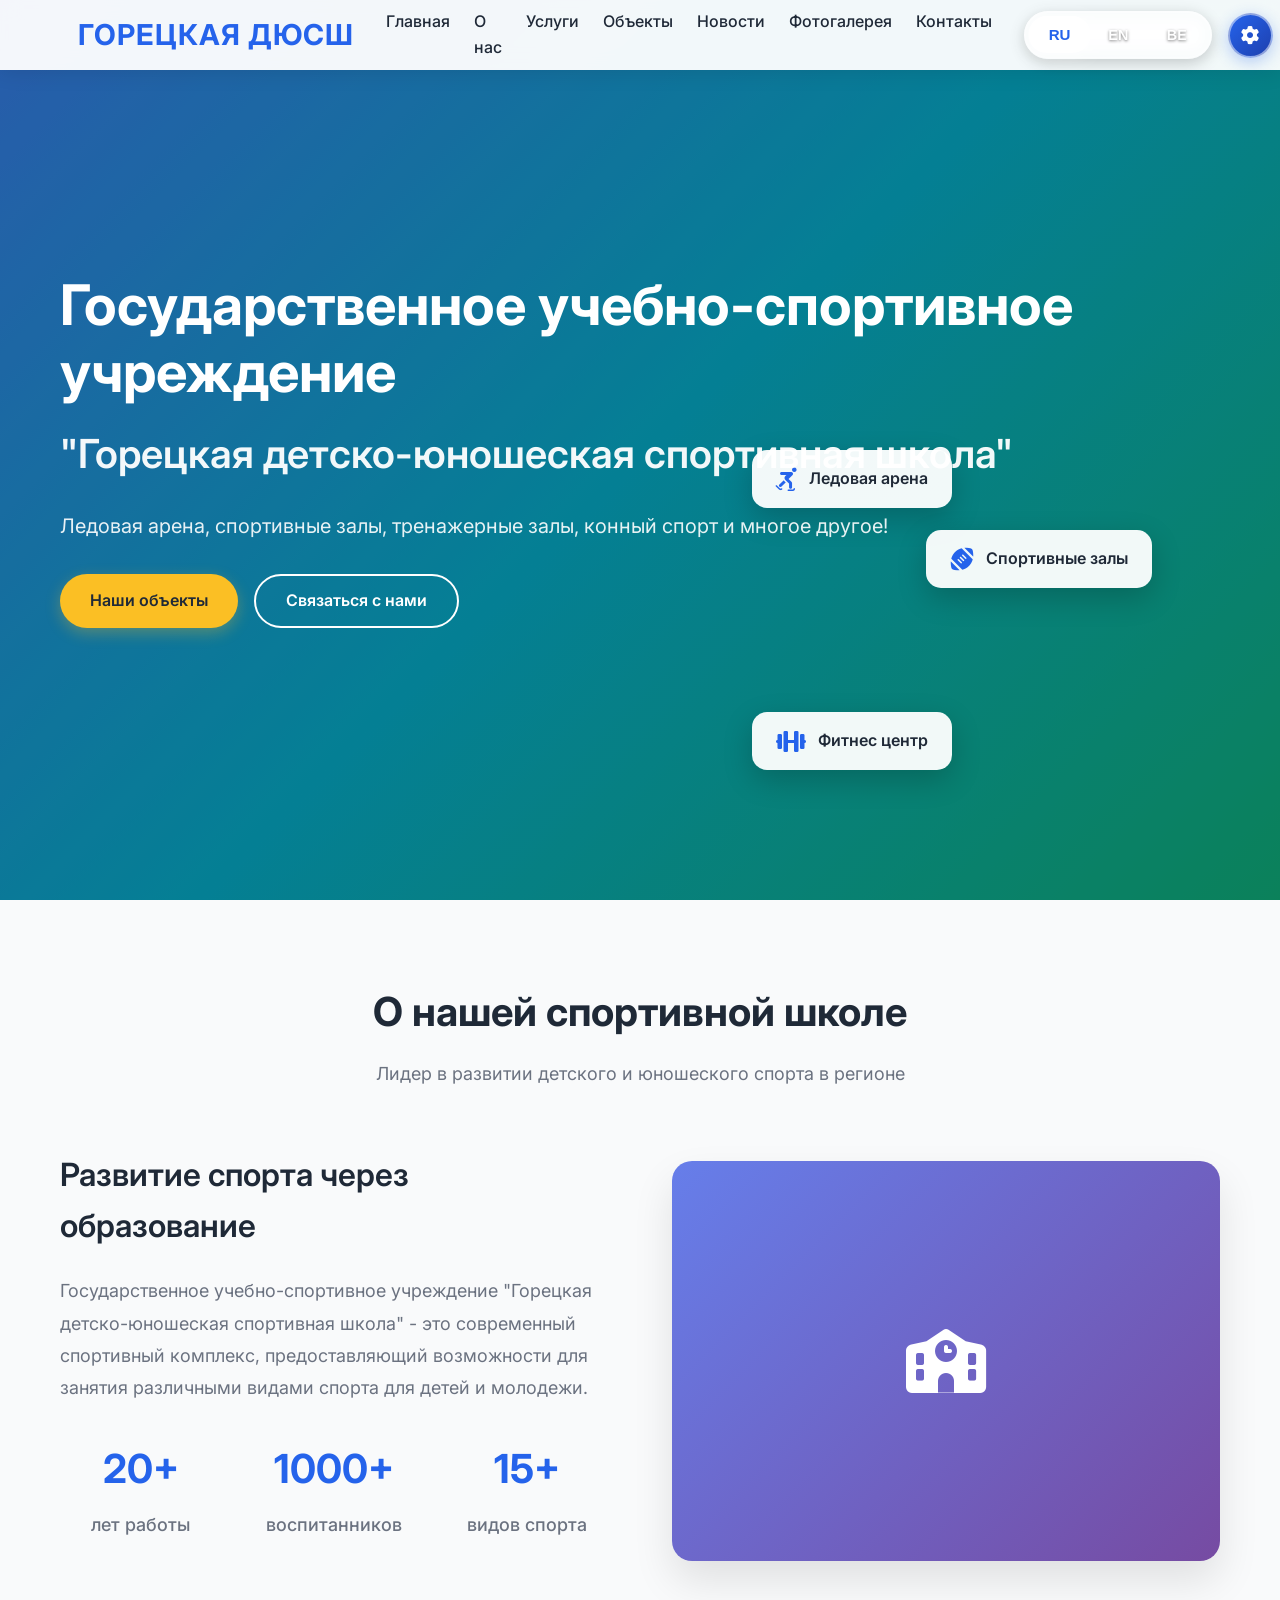
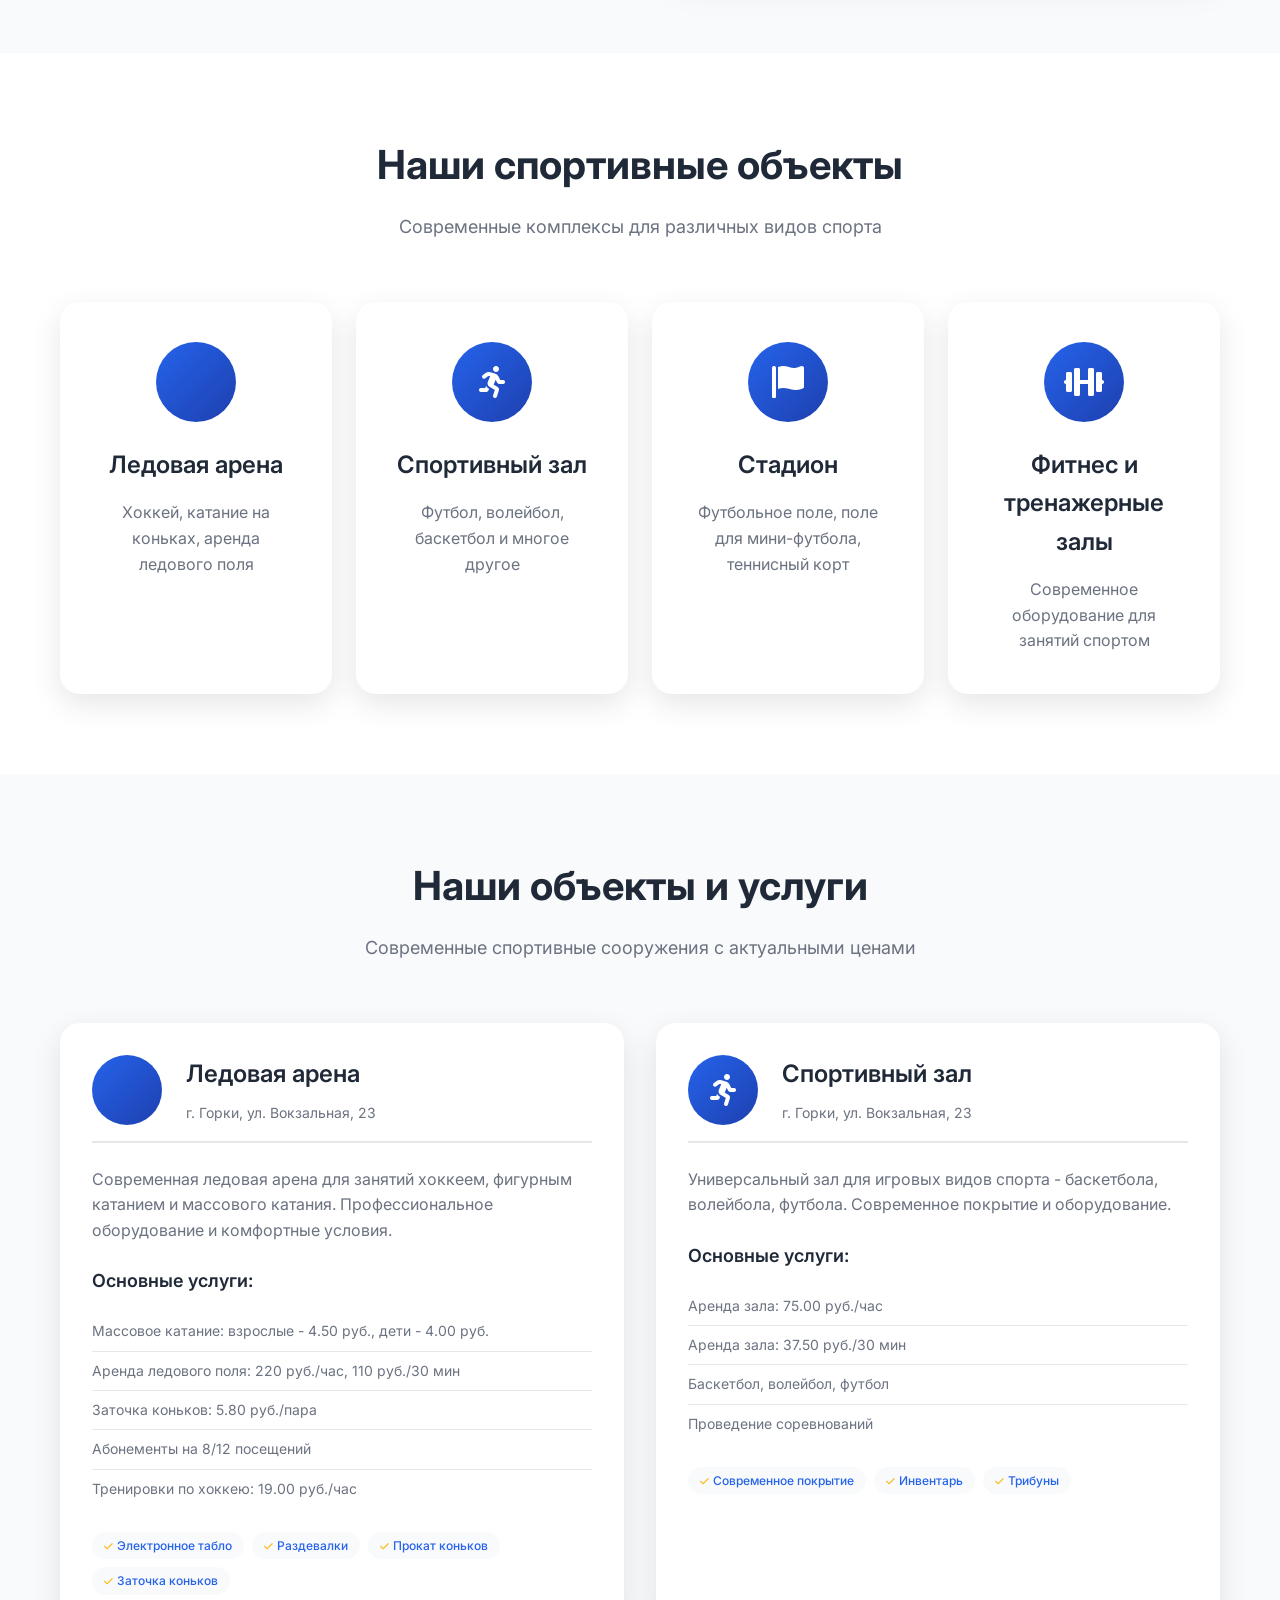
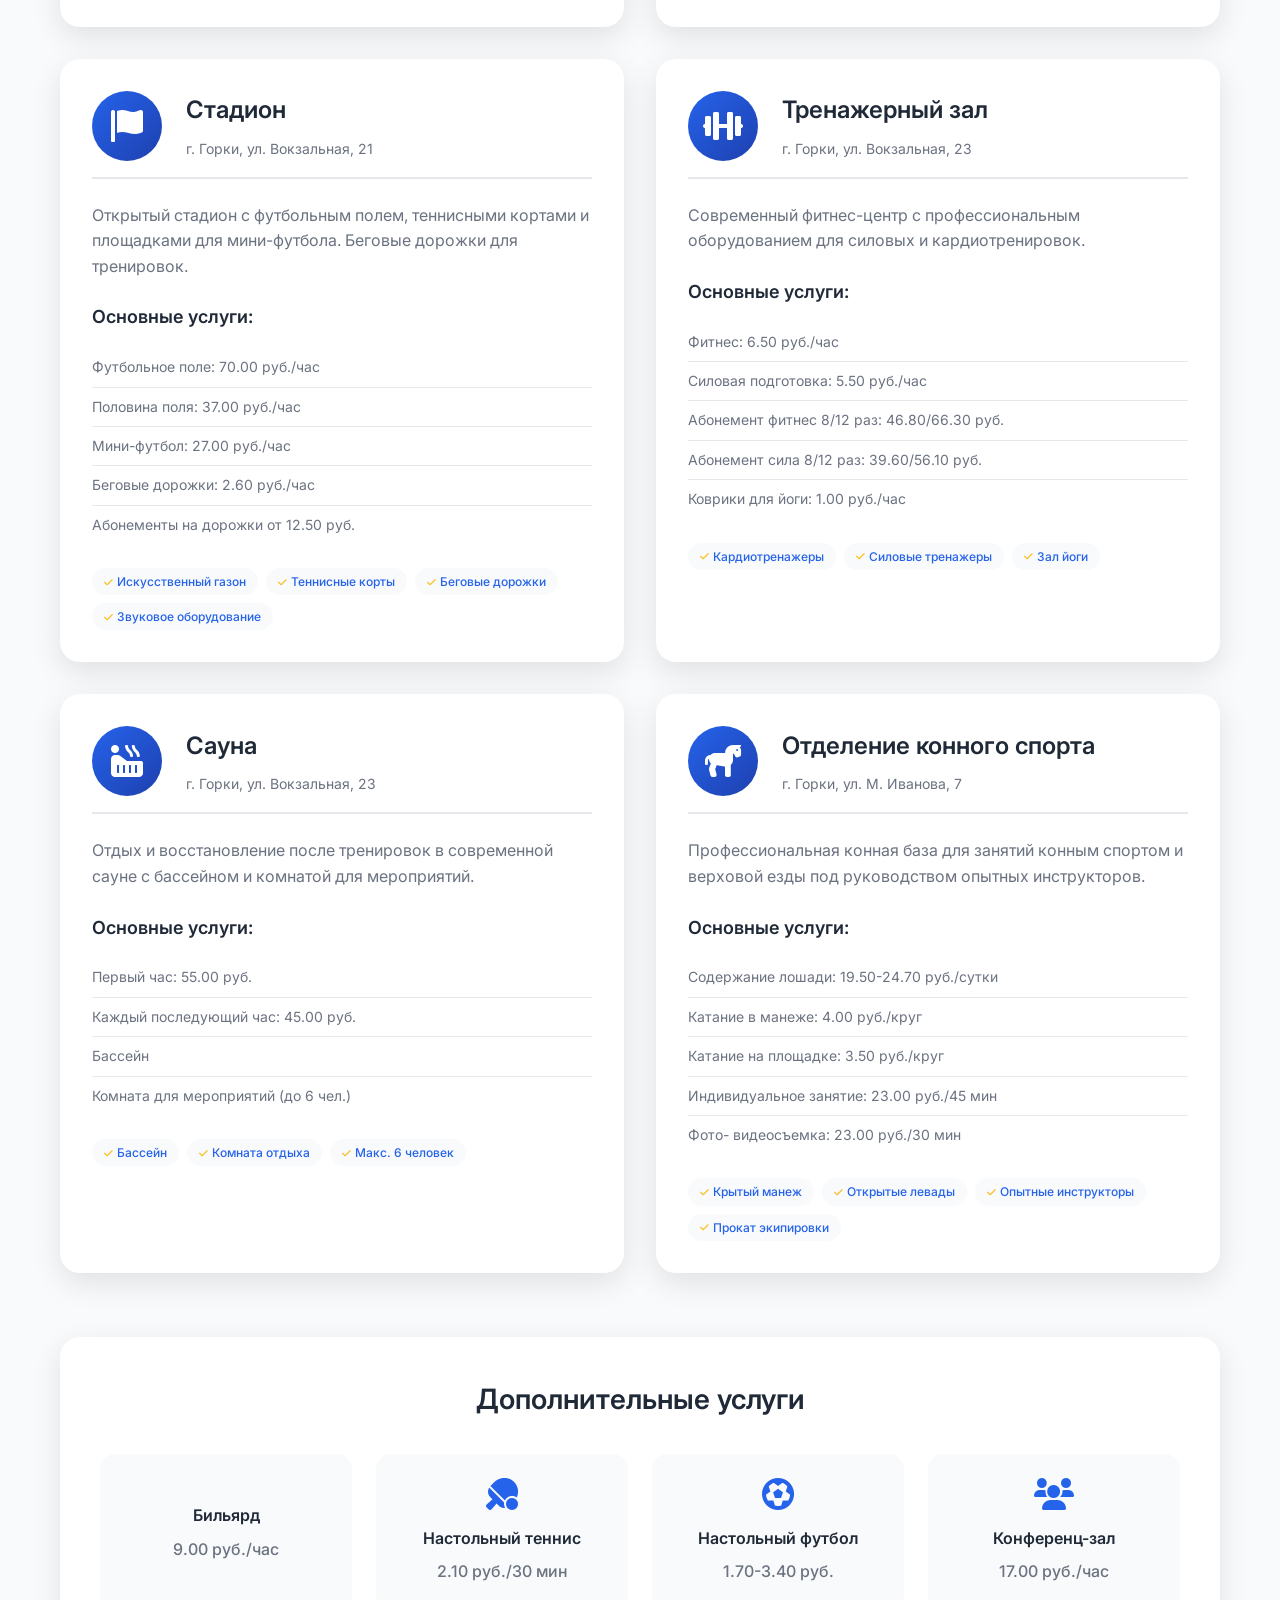
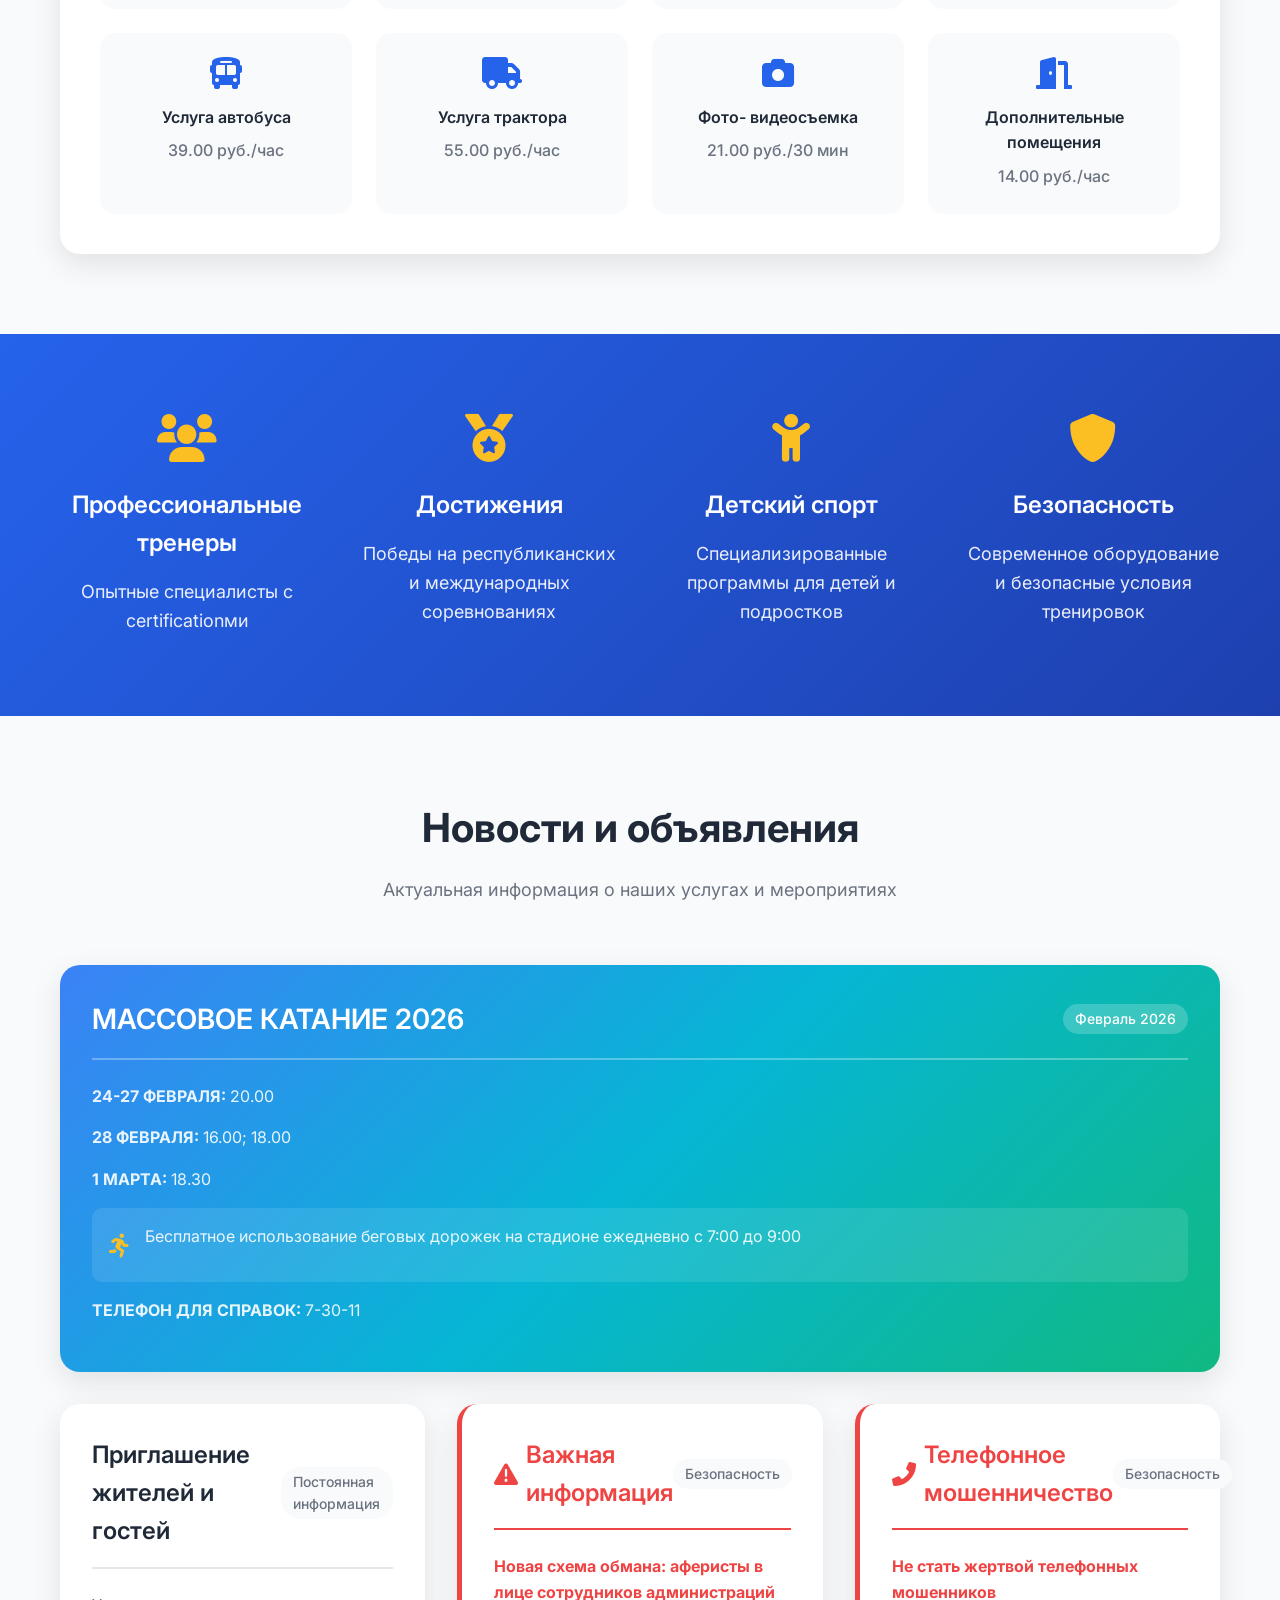
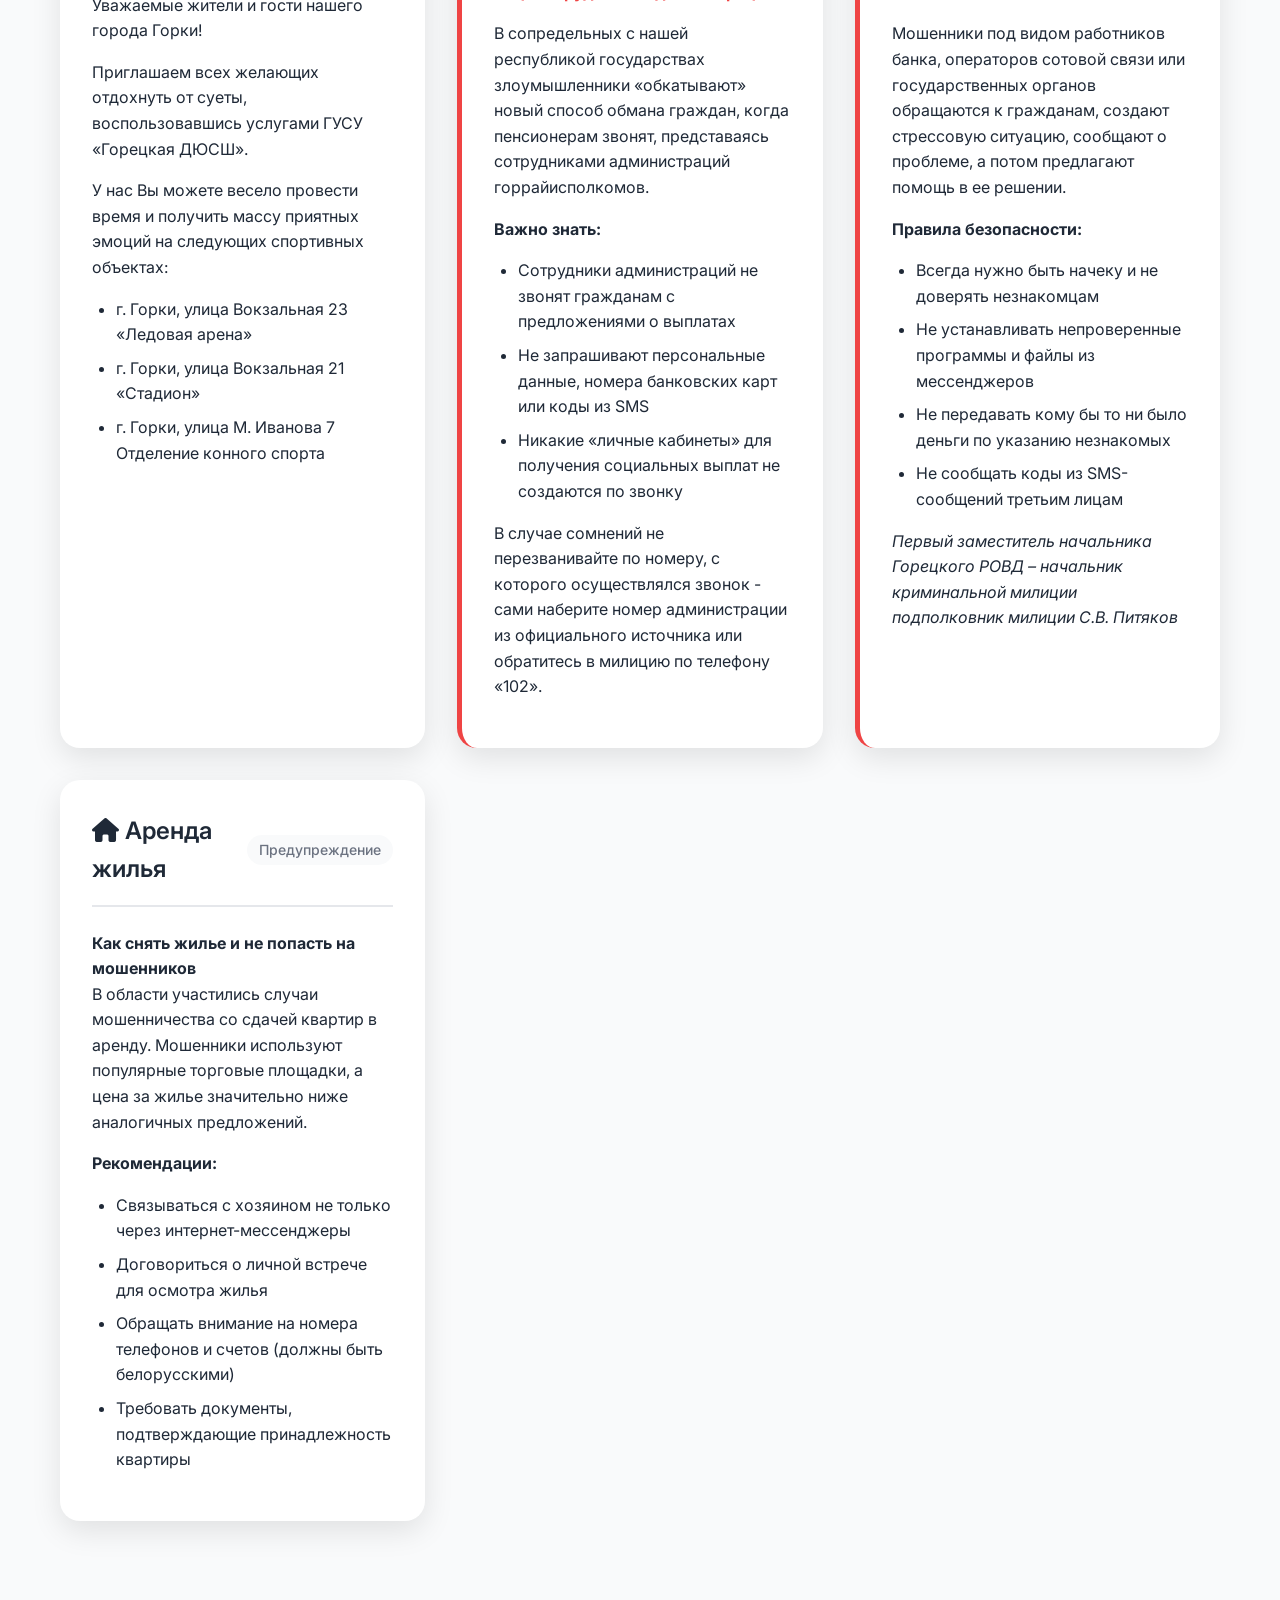
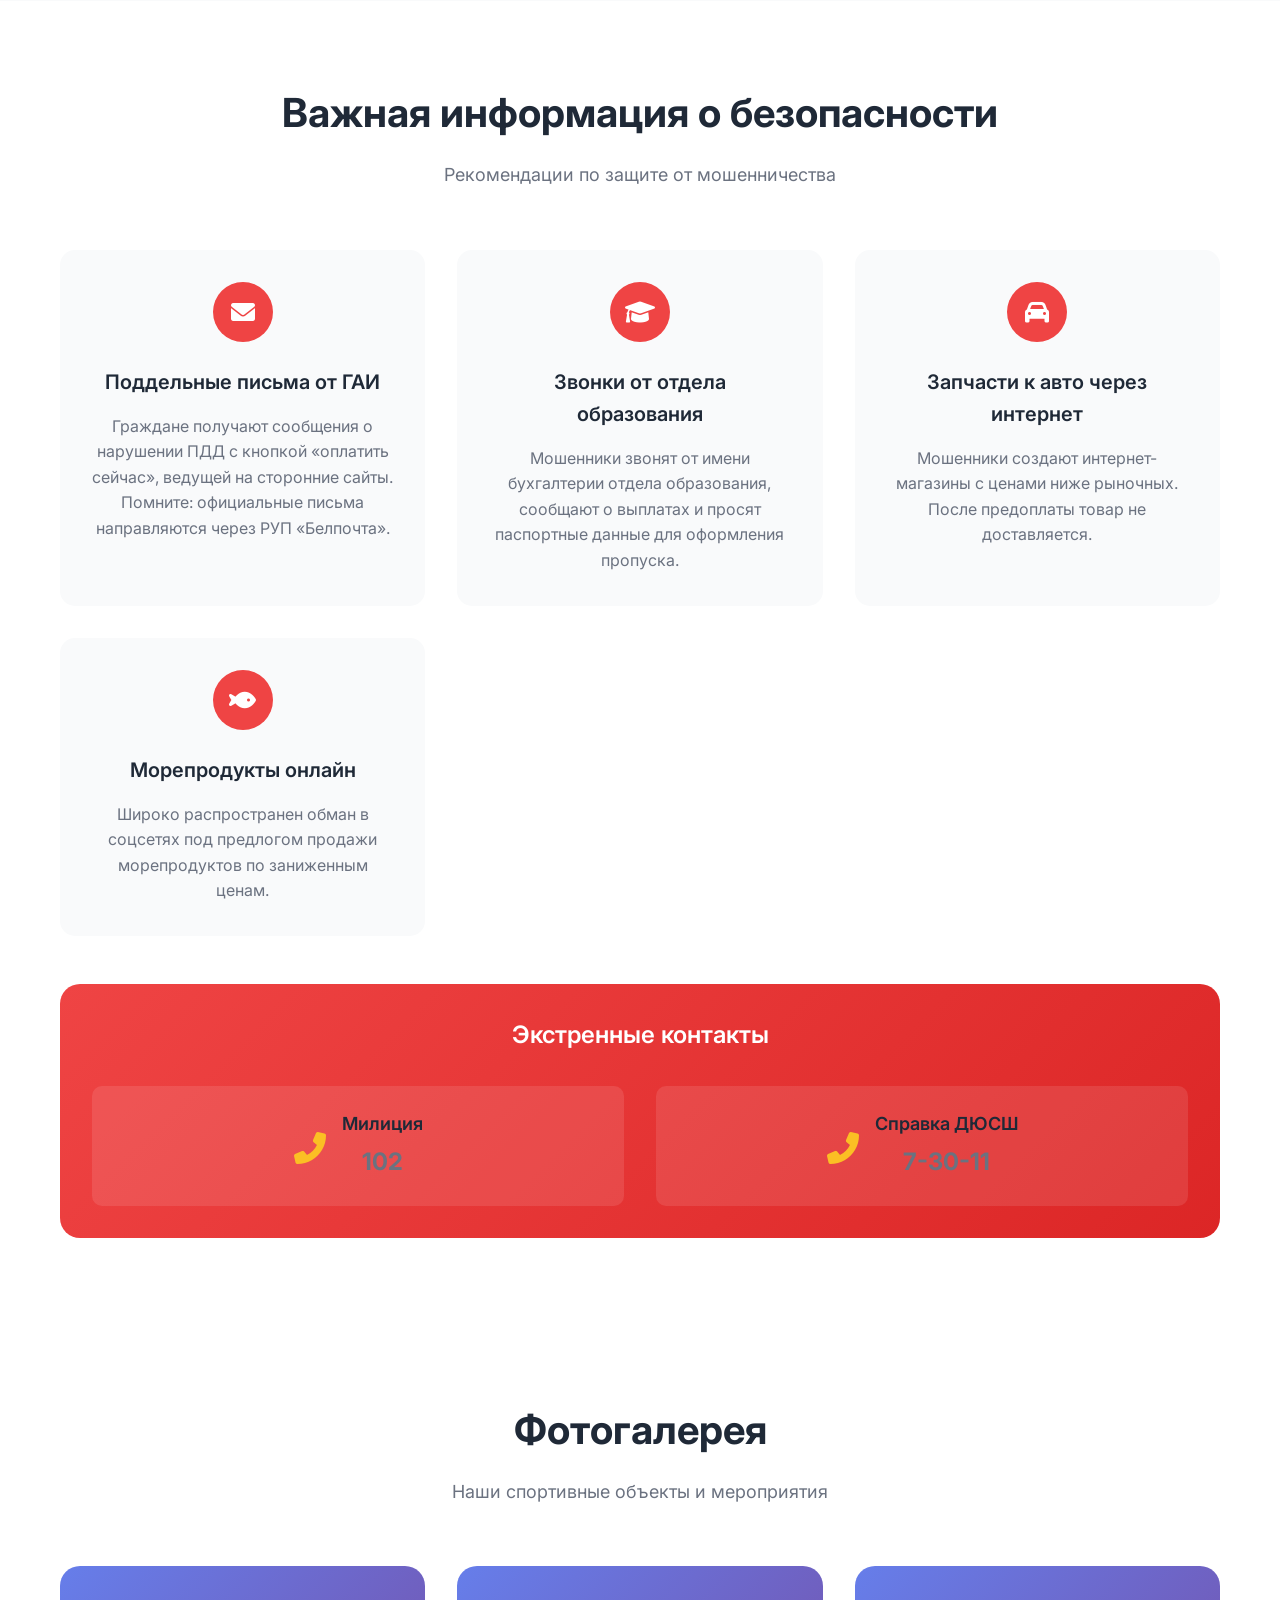
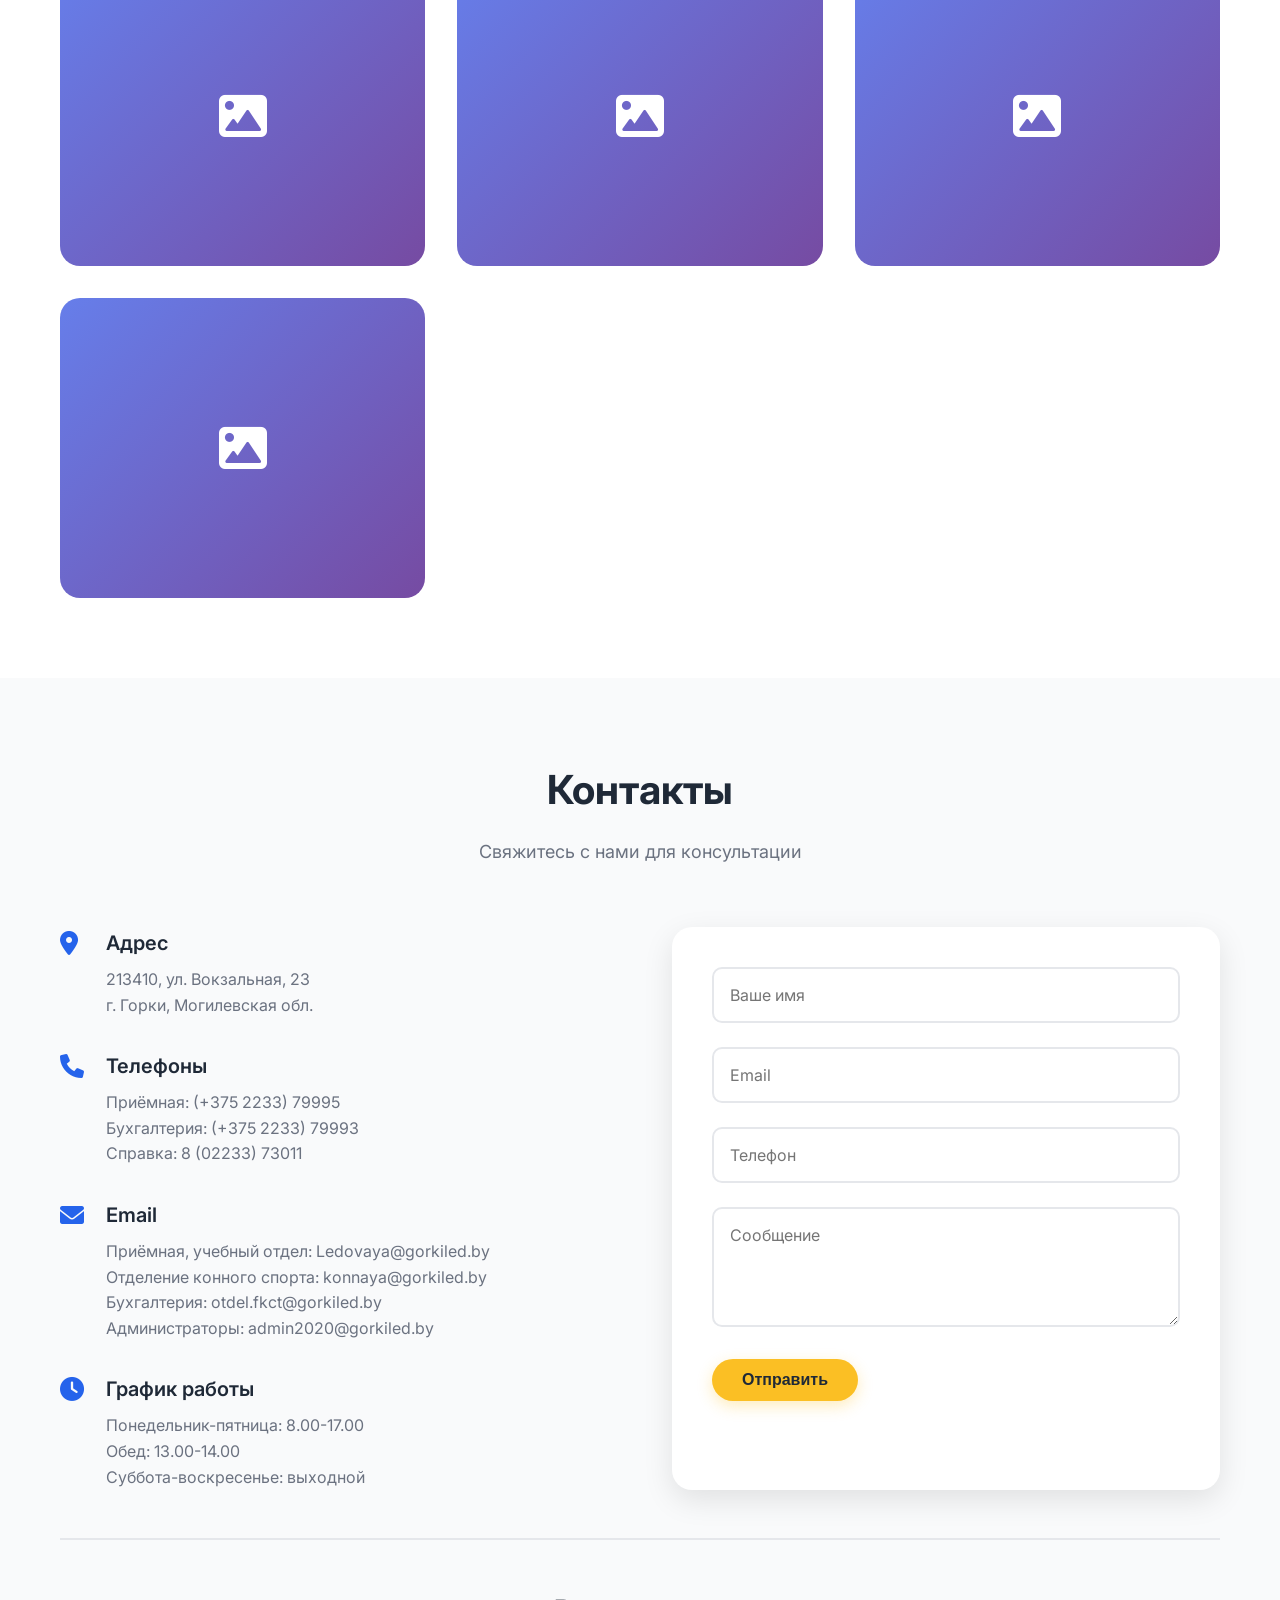
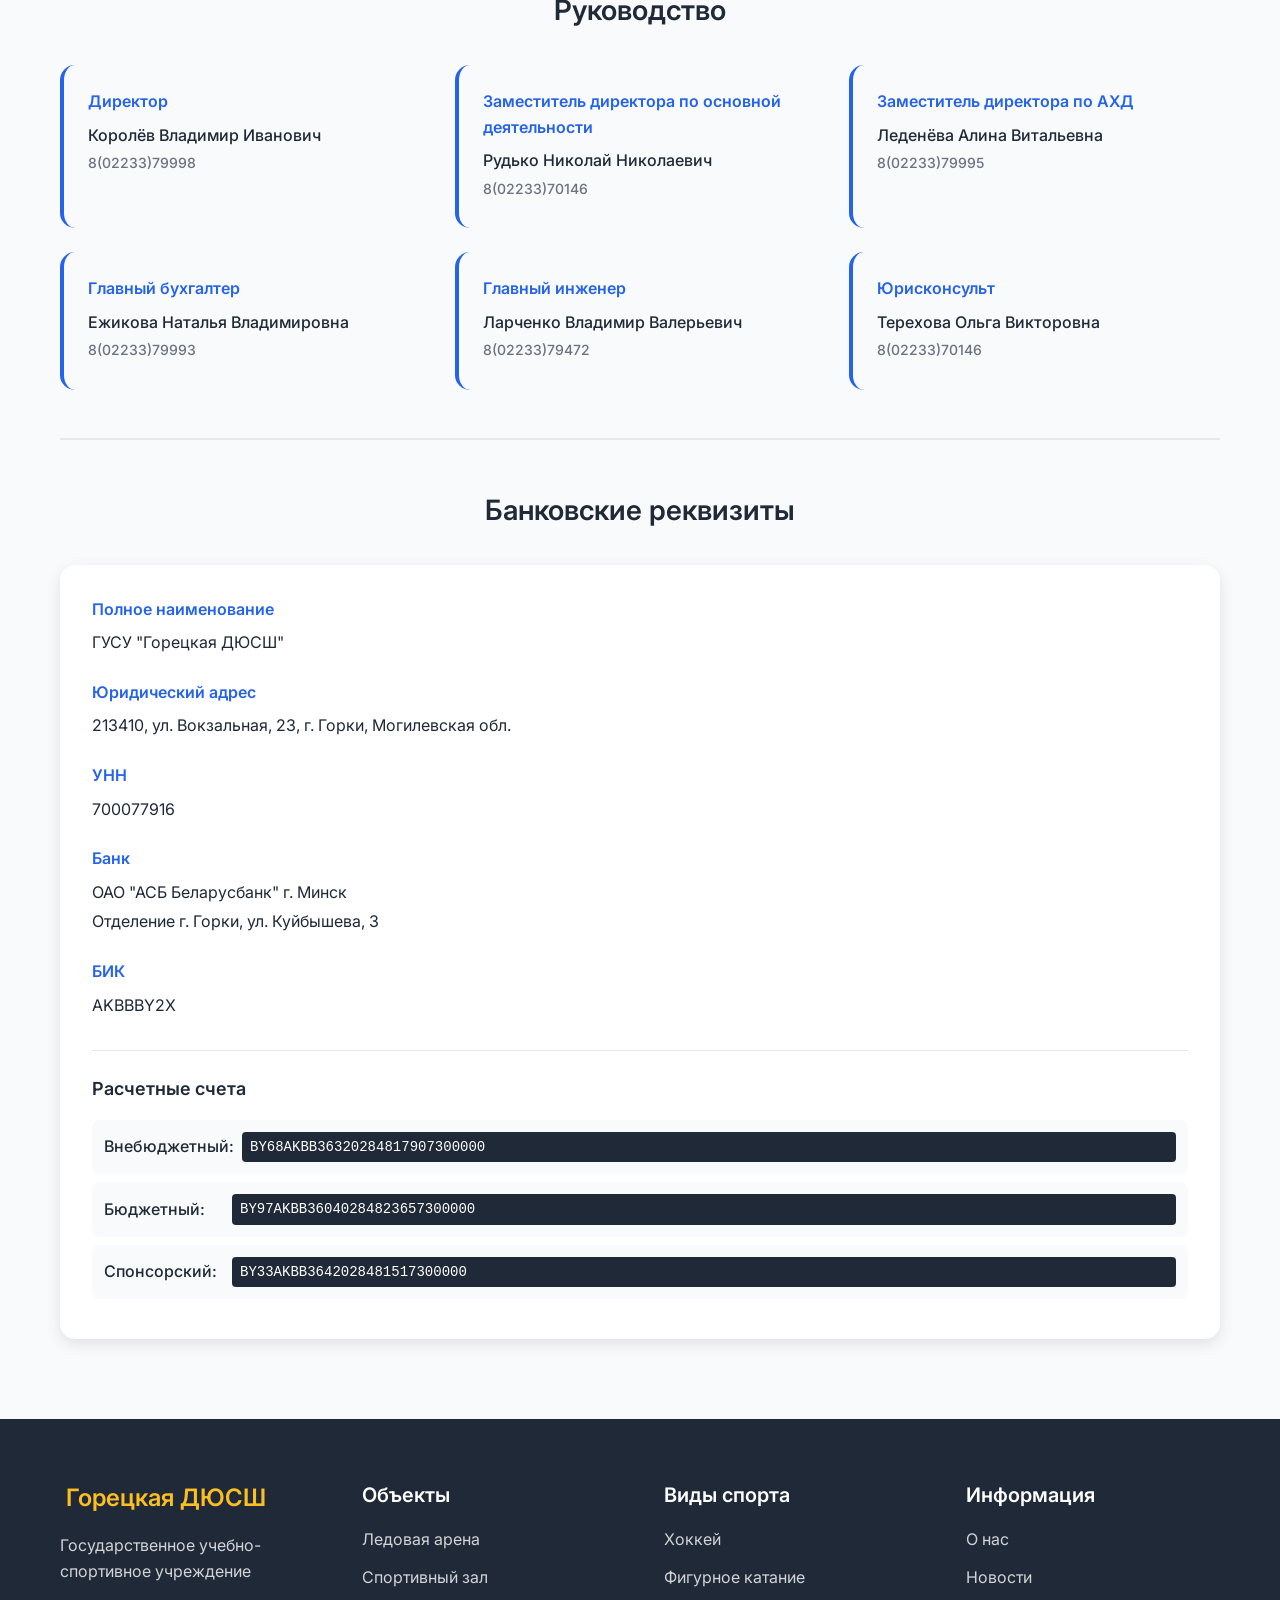
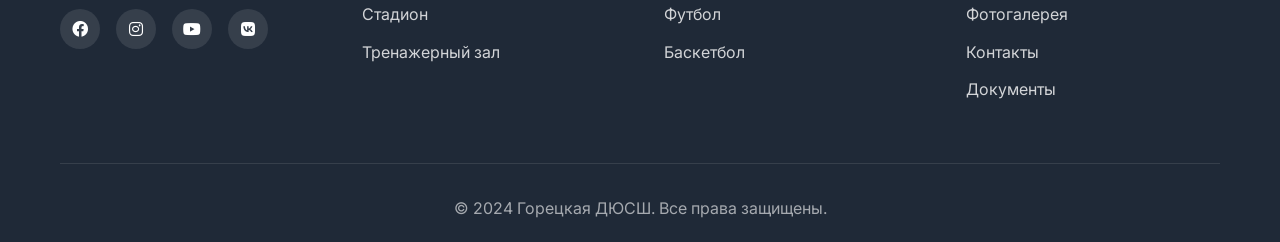
<file: index.html>
<!DOCTYPE html>
<html lang="ru">
<head>
    <meta charset="UTF-8">
    <meta name="viewport" content="width=device-width, initial-scale=1.0">
    <title>Горецкая ДЮСШ - Ледовая арена и спортивные комплексы</title>
    <link rel="stylesheet" href="style.css">
    <link href="https://fonts.googleapis.com/css2?family=Inter:wght@300;400;500;600;700&display=swap" rel="stylesheet">
    <link rel="stylesheet" href="https://cdnjs.cloudflare.com/ajax/libs/font-awesome/6.0.0/css/all.min.css">
    <script src="translations.js"></script>
</head>
<body>
    <!-- Навигация -->
    <nav class="navbar">
        <div class="nav-container">
            <div class="nav-logo">
                <h2><i class="fas fa-hockey-sticks"></i> <a href="#" class="logo-link" onclick="location.reload(); return false;">ГОРЕЦКАЯ ДЮСШ</a></h2>
            </div>
            <ul class="nav-menu">
                <li><a href="#home" data-translate="nav-home">Главная</a></li>
                <li><a href="#about" data-translate="nav-about">О нас</a></li>
                <li><a href="#services" data-translate="nav-services">Услуги</a></li>
                <li><a href="#facilities" data-translate="nav-facilities">Объекты</a></li>
                <li><a href="#news" data-translate="nav-news">Новости</a></li>
                <li><a href="#gallery" data-translate="nav-gallery">Фотогалерея</a></li>
                <li><a href="#contacts" data-translate="nav-contacts">Контакты</a></li>
            </ul>
            <div class="nav-controls">
                <div class="language-switcher">
                    <button class="lang-btn active" data-lang="ru">RU</button>
                    <button class="lang-btn" data-lang="en">EN</button>
                    <button class="lang-btn" data-lang="be">BE</button>
                </div>
                <button class="admin-btn" onclick="window.open('admin/login.html', '_blank')" title="Административная панель">
                    <i class="fas fa-cog"></i>
                </button>
                <div class="nav-toggle">
                    <span></span>
                    <span></span>
                    <span></span>
                </div>
            </div>
        </div>
    </nav>

    <!-- Главный экран -->
    <section id="home" class="hero">
        <div class="hero-overlay"></div>
        <div class="hero-content">
            <h1 class="hero-title" data-translate="hero-title">Государственное учебно-спортивное учреждение</h1>
            <h2 class="hero-subtitle" data-translate="hero-subtitle">"Горецкая детско-юношеская спортивная школа"</h2>
            <p class="hero-description" data-translate="hero-description">Ледовая арена, спортивные залы, тренажерные залы, конный спорт и многое другое!</p>
            <div class="hero-buttons">
                <a href="#facilities" class="btn btn-primary" data-translate="btn-facilities">Наши объекты</a>
                <a href="#contacts" class="btn btn-secondary" data-translate="btn-contacts">Связаться с нами</a>
            </div>
        </div>
        <div class="hero-image">
            <div class="floating-card">
                <i class="fas fa-skating"></i>
                <span>Ледовая арена</span>
            </div>
            <div class="floating-card floating-card-2">
                <i class="fas fa-football-ball"></i>
                <span>Спортивные залы</span>
            </div>
            <div class="floating-card floating-card-3">
                <i class="fas fa-dumbbell"></i>
                <span>Фитнес центр</span>
            </div>
        </div>
    </section>

    <!-- О компании -->
    <section id="about" class="about">
        <div class="container">
            <div class="section-header">
                <h2>О нашей спортивной школе</h2>
                <p>Лидер в развитии детского и юношеского спорта в регионе</p>
            </div>
            <div class="about-grid">
                <div class="about-text">
                    <h3>Развитие спорта через образование</h3>
                    <p>Государственное учебно-спортивное учреждение "Горецкая детско-юношеская спортивная школа" - это современный спортивный комплекс, предоставляющий возможности для занятия различными видами спорта для детей и молодежи.</p>
                    <div class="stats">
                        <div class="stat-item">
                            <h4>20+</h4>
                            <p>лет работы</p>
                        </div>
                        <div class="stat-item">
                            <h4>1000+</h4>
                            <p>воспитанников</p>
                        </div>
                        <div class="stat-item">
                            <h4>15+</h4>
                            <p>видов спорта</p>
                        </div>
                    </div>
                </div>
                <div class="about-image">
                    <div class="image-placeholder">
                        <i class="fas fa-school"></i>
                    </div>
                </div>
            </div>
        </div>
    </section>

    <!-- Услуги -->
    <section id="services" class="services">
        <div class="container">
            <div class="section-header">
                <h2>Наши спортивные объекты</h2>
                <p>Современные комплексы для различных видов спорта</p>
            </div>
            <div class="services-grid">
                <div class="service-card">
                    <div class="service-icon">
                        <i class="fas fa-ice-hockey"></i>
                    </div>
                    <h3>Ледовая арена</h3>
                    <p>Хоккей, катание на коньках, аренда ледового поля</p>
                </div>
                <div class="service-card">
                    <div class="service-icon">
                        <i class="fas fa-running"></i>
                    </div>
                    <h3>Спортивный зал</h3>
                    <p>Футбол, волейбол, баскетбол и многое другое</p>
                </div>
                <div class="service-card">
                    <div class="service-icon">
                        <i class="fas fa-flag"></i>
                    </div>
                    <h3>Стадион</h3>
                    <p>Футбольное поле, поле для мини-футбола, теннисный корт</p>
                </div>
                <div class="service-card">
                    <div class="service-icon">
                        <i class="fas fa-dumbbell"></i>
                    </div>
                    <h3>Фитнес и тренажерные залы</h3>
                    <p>Современное оборудование для занятий спортом</p>
                </div>
            </div>
        </div>
    </section>

    <!-- Спортивные объекты с ценами -->
    <section id="facilities" class="facilities">
        <div class="container">
            <div class="section-header">
                <h2>Наши объекты и услуги</h2>
                <p>Современные спортивные сооружения с актуальными ценами</p>
            </div>
            
            <div class="facilities-grid">
                <!-- Ледовая арена -->
                <div class="facility-card">
                    <div class="facility-header">
                        <div class="facility-icon">
                            <i class="fas fa-ice-hockey"></i>
                        </div>
                        <div class="facility-info">
                            <h3>Ледовая арена</h3>
                            <p>г. Горки, ул. Вокзальная, 23</p>
                        </div>
                    </div>
                    <div class="facility-description">
                        <p>Современная ледовая арена для занятий хоккеем, фигурным катанием и массового катания. Профессиональное оборудование и комфортные условия.</p>
                    </div>
                    <div class="facility-services">
                        <h4>Основные услуги:</h4>
                        <ul>
                            <li>Массовое катание: взрослые - 4.50 руб., дети - 4.00 руб.</li>
                            <li>Аренда ледового поля: 220 руб./час, 110 руб./30 мин</li>
                            <li>Заточка коньков: 5.80 руб./пара</li>
                            <li>Абонементы на 8/12 посещений</li>
                            <li>Тренировки по хоккею: 19.00 руб./час</li>
                        </ul>
                    </div>
                    <div class="facility-features">
                        <span class="feature-tag"><i class="fas fa-check"></i> Электронное табло</span>
                        <span class="feature-tag"><i class="fas fa-check"></i> Раздевалки</span>
                        <span class="feature-tag"><i class="fas fa-check"></i> Прокат коньков</span>
                        <span class="feature-tag"><i class="fas fa-check"></i> Заточка коньков</span>
                    </div>
                </div>

                <!-- Спортивный зал -->
                <div class="facility-card">
                    <div class="facility-header">
                        <div class="facility-icon">
                            <i class="fas fa-running"></i>
                        </div>
                        <div class="facility-info">
                            <h3>Спортивный зал</h3>
                            <p>г. Горки, ул. Вокзальная, 23</p>
                        </div>
                    </div>
                    <div class="facility-description">
                        <p>Универсальный зал для игровых видов спорта - баскетбола, волейбола, футбола. Современное покрытие и оборудование.</p>
                    </div>
                    <div class="facility-services">
                        <h4>Основные услуги:</h4>
                        <ul>
                            <li>Аренда зала: 75.00 руб./час</li>
                            <li>Аренда зала: 37.50 руб./30 мин</li>
                            <li>Баскетбол, волейбол, футбол</li>
                            <li>Проведение соревнований</li>
                        </ul>
                    </div>
                    <div class="facility-features">
                        <span class="feature-tag"><i class="fas fa-check"></i> Современное покрытие</span>
                        <span class="feature-tag"><i class="fas fa-check"></i> Инвентарь</span>
                        <span class="feature-tag"><i class="fas fa-check"></i> Трибуны</span>
                    </div>
                </div>

                <!-- Стадион -->
                <div class="facility-card">
                    <div class="facility-header">
                        <div class="facility-icon">
                            <i class="fas fa-flag"></i>
                        </div>
                        <div class="facility-info">
                            <h3>Стадион</h3>
                            <p>г. Горки, ул. Вокзальная, 21</p>
                        </div>
                    </div>
                    <div class="facility-description">
                        <p>Открытый стадион с футбольным полем, теннисными кортами и площадками для мини-футбола. Беговые дорожки для тренировок.</p>
                    </div>
                    <div class="facility-services">
                        <h4>Основные услуги:</h4>
                        <ul>
                            <li>Футбольное поле: 70.00 руб./час</li>
                            <li>Половина поля: 37.00 руб./час</li>
                            <li>Мини-футбол: 27.00 руб./час</li>
                            <li>Беговые дорожки: 2.60 руб./час</li>
                            <li>Абонементы на дорожки от 12.50 руб.</li>
                        </ul>
                    </div>
                    <div class="facility-features">
                        <span class="feature-tag"><i class="fas fa-check"></i> Искусственный газон</span>
                        <span class="feature-tag"><i class="fas fa-check"></i> Теннисные корты</span>
                        <span class="feature-tag"><i class="fas fa-check"></i> Беговые дорожки</span>
                        <span class="feature-tag"><i class="fas fa-check"></i> Звуковое оборудование</span>
                    </div>
                </div>

                <!-- Тренажерный зал -->
                <div class="facility-card">
                    <div class="facility-header">
                        <div class="facility-icon">
                            <i class="fas fa-dumbbell"></i>
                        </div>
                        <div class="facility-info">
                            <h3>Тренажерный зал</h3>
                            <p>г. Горки, ул. Вокзальная, 23</p>
                        </div>
                    </div>
                    <div class="facility-description">
                        <p>Современный фитнес-центр с профессиональным оборудованием для силовых и кардиотренировок.</p>
                    </div>
                    <div class="facility-services">
                        <h4>Основные услуги:</h4>
                        <ul>
                            <li>Фитнес: 6.50 руб./час</li>
                            <li>Силовая подготовка: 5.50 руб./час</li>
                            <li>Абонемент фитнес 8/12 раз: 46.80/66.30 руб.</li>
                            <li>Абонемент сила 8/12 раз: 39.60/56.10 руб.</li>
                            <li>Коврики для йоги: 1.00 руб./час</li>
                        </ul>
                    </div>
                    <div class="facility-features">
                        <span class="feature-tag"><i class="fas fa-check"></i> Кардиотренажеры</span>
                        <span class="feature-tag"><i class="fas fa-check"></i> Силовые тренажеры</span>
                        <span class="feature-tag"><i class="fas fa-check"></i> Зал йоги</span>
                    </div>
                </div>

                <!-- Сауна -->
                <div class="facility-card">
                    <div class="facility-header">
                        <div class="facility-icon">
                            <i class="fas fa-hot-tub"></i>
                        </div>
                        <div class="facility-info">
                            <h3>Сауна</h3>
                            <p>г. Горки, ул. Вокзальная, 23</p>
                        </div>
                    </div>
                    <div class="facility-description">
                        <p>Отдых и восстановление после тренировок в современной сауне с бассейном и комнатой для мероприятий.</p>
                    </div>
                    <div class="facility-services">
                        <h4>Основные услуги:</h4>
                        <ul>
                            <li>Первый час: 55.00 руб.</li>
                            <li>Каждый последующий час: 45.00 руб.</li>
                            <li>Бассейн</li>
                            <li>Комната для мероприятий (до 6 чел.)</li>
                        </ul>
                    </div>
                    <div class="facility-features">
                        <span class="feature-tag"><i class="fas fa-check"></i> Бассейн</span>
                        <span class="feature-tag"><i class="fas fa-check"></i> Комната отдыха</span>
                        <span class="feature-tag"><i class="fas fa-check"></i> Макс. 6 человек</span>
                    </div>
                </div>

                <!-- Конный спорт -->
                <div class="facility-card">
                    <div class="facility-header">
                        <div class="facility-icon">
                            <i class="fas fa-horse"></i>
                        </div>
                        <div class="facility-info">
                            <h3>Отделение конного спорта</h3>
                            <p>г. Горки, ул. М. Иванова, 7</p>
                        </div>
                    </div>
                    <div class="facility-description">
                        <p>Профессиональная конная база для занятий конным спортом и верховой езды под руководством опытных инструкторов.</p>
                    </div>
                    <div class="facility-services">
                        <h4>Основные услуги:</h4>
                        <ul>
                            <li>Содержание лошади: 19.50-24.70 руб./сутки</li>
                            <li>Катание в манеже: 4.00 руб./круг</li>
                            <li>Катание на площадке: 3.50 руб./круг</li>
                            <li>Индивидуальное занятие: 23.00 руб./45 мин</li>
                            <li>Фото- видеосъемка: 23.00 руб./30 мин</li>
                        </ul>
                    </div>
                    <div class="facility-features">
                        <span class="feature-tag"><i class="fas fa-check"></i> Крытый манеж</span>
                        <span class="feature-tag"><i class="fas fa-check"></i> Открытые левады</span>
                        <span class="feature-tag"><i class="fas fa-check"></i> Опытные инструкторы</span>
                        <span class="feature-tag"><i class="fas fa-check"></i> Прокат экипировки</span>
                    </div>
                </div>
            </div>

            <!-- Дополнительные услуги -->
            <div class="additional-services">
                <h3>Дополнительные услуги</h3>
                <div class="services-grid">
                    <div class="service-item">
                        <i class="fas fa-billiards"></i>
                        <h4>Бильярд</h4>
                        <p>9.00 руб./час</p>
                    </div>
                    <div class="service-item">
                        <i class="fas fa-table-tennis"></i>
                        <h4>Настольный теннис</h4>
                        <p>2.10 руб./30 мин</p>
                    </div>
                    <div class="service-item">
                        <i class="fas fa-futbol"></i>
                        <h4>Настольный футбол</h4>
                        <p>1.70-3.40 руб.</p>
                    </div>
                    <div class="service-item">
                        <i class="fas fa-users"></i>
                        <h4>Конференц-зал</h4>
                        <p>17.00 руб./час</p>
                    </div>
                    <div class="service-item">
                        <i class="fas fa-bus"></i>
                        <h4>Услуга автобуса</h4>
                        <p>39.00 руб./час</p>
                    </div>
                    <div class="service-item">
                        <i class="fas fa-truck"></i>
                        <h4>Услуга трактора</h4>
                        <p>55.00 руб./час</p>
                    </div>
                    <div class="service-item">
                        <i class="fas fa-camera"></i>
                        <h4>Фото- видеосъемка</h4>
                        <p>21.00 руб./30 мин</p>
                    </div>
                    <div class="service-item">
                        <i class="fas fa-door-open"></i>
                        <h4>Дополнительные помещения</h4>
                        <p>14.00 руб./час</p>
                    </div>
                </div>
            </div>
        </div>
    </section>

    <!-- Преимущества -->
    <section class="advantages">
        <div class="container">
            <div class="advantages-grid">
                <div class="advantage-item">
                    <i class="fas fa-users"></i>
                    <h3>Профессиональные тренеры</h3>
                    <p>Опытные специалисты с certificationми</p>
                </div>
                <div class="advantage-item">
                    <i class="fas fa-medal"></i>
                    <h3>Достижения</h3>
                    <p>Победы на республиканских и международных соревнованиях</p>
                </div>
                <div class="advantage-item">
                    <i class="fas fa-child"></i>
                    <h3>Детский спорт</h3>
                    <p>Специализированные программы для детей и подростков</p>
                </div>
                <div class="advantage-item">
                    <i class="fas fa-shield-alt"></i>
                    <h3>Безопасность</h3>
                    <p>Современное оборудование и безопасные условия тренировок</p>
                </div>
            </div>
        </div>
    </section>

    <!-- Новости и объявления -->
    <section id="news" class="news">
        <div class="container">
            <div class="section-header">
                <h2>Новости и объявления</h2>
                <p>Актуальная информация о наших услугах и мероприятиях</p>
            </div>
            
            <div class="news-grid">
                <div class="news-card featured">
                    <div class="news-header">
                        <h3>МАССОВОЕ КАТАНИЕ 2026</h3>
                        <span class="news-date">Февраль 2026</span>
                    </div>
                    <div class="news-content">
                        <p><strong>24-27 ФЕВРАЛЯ:</strong> 20.00</p>
                        <p><strong>28 ФЕВРАЛЯ:</strong> 16.00; 18.00</p>
                        <p><strong>1 МАРТА:</strong> 18.30</p>
                        <div class="news-highlight">
                            <i class="fas fa-running"></i>
                            <p>Бесплатное использование беговых дорожек на стадионе ежедневно с 7:00 до 9:00</p>
                        </div>
                        <p><strong>ТЕЛЕФОН ДЛЯ СПРАВОК:</strong> 7-30-11</p>
                    </div>
                </div>
                
                <div class="news-card">
                    <div class="news-header">
                        <h3>Приглашение жителей и гостей</h3>
                        <span class="news-date">Постоянная информация</span>
                    </div>
                    <div class="news-content">
                        <p>Уважаемые жители и гости нашего города Горки!</p>
                        <p>Приглашаем всех желающих отдохнуть от суеты, воспользовавшись услугами ГУСУ «Горецкая ДЮСШ».</p>
                        <p>У нас Вы можете весело провести время и получить массу приятных эмоций на следующих спортивных объектах:</p>
                        <ul>
                            <li>г. Горки, улица Вокзальная 23 «Ледовая арена»</li>
                            <li>г. Горки, улица Вокзальная 21 «Стадион»</li>
                            <li>г. Горки, улица М. Иванова 7 Отделение конного спорта</li>
                        </ul>
                    </div>
                </div>
                
                <div class="news-card warning">
                    <div class="news-header">
                        <h3><i class="fas fa-exclamation-triangle"></i> Важная информация</h3>
                        <span class="news-date">Безопасность</span>
                    </div>
                    <div class="news-content">
                        <h4>Новая схема обмана: аферисты в лице сотрудников администраций</h4>
                        <p>В сопредельных с нашей республикой государствах злоумышленники «обкатывают» новый способ обмана граждан, когда пенсионерам звонят, представаясь сотрудниками администраций горрайисполкомов.</p>
                        <p><strong>Важно знать:</strong></p>
                        <ul>
                            <li>Сотрудники администраций не звонят гражданам с предложениями о выплатах</li>
                            <li>Не запрашивают персональные данные, номера банковских карт или коды из SMS</li>
                            <li>Никакие «личные кабинеты» для получения социальных выплат не создаются по звонку</li>
                        </ul>
                        <p>В случае сомнений не перезванивайте по номеру, с которого осуществлялся звонок - сами наберите номер администрации из официального источника или обратитесь в милицию по телефону «102».</p>
                    </div>
                </div>
                
                <div class="news-card warning">
                    <div class="news-header">
                        <h3><i class="fas fa-phone-alt"></i> Телефонное мошенничество</h3>
                        <span class="news-date">Безопасность</span>
                    </div>
                    <div class="news-content">
                        <h4>Не стать жертвой телефонных мошенников</h4>
                        <p>Мошенники под видом работников банка, операторов сотовой связи или государственных органов обращаются к гражданам, создают стрессовую ситуацию, сообщают о проблеме, а потом предлагают помощь в ее решении.</p>
                        <p><strong>Правила безопасности:</strong></p>
                        <ul>
                            <li>Всегда нужно быть начеку и не доверять незнакомцам</li>
                            <li>Не устанавливать непроверенные программы и файлы из мессенджеров</li>
                            <li>Не передавать кому бы то ни было деньги по указанию незнакомых</li>
                            <li>Не сообщать коды из SMS-сообщений третьим лицам</li>
                        </ul>
                        <p><em>Первый заместитель начальника Горецкого РОВД – начальник криминальной милиции подполковник милиции С.В. Питяков</em></p>
                    </div>
                </div>
                
                <div class="news-card">
                    <div class="news-header">
                        <h3><i class="fas fa-home"></i> Аренда жилья</h3>
                        <span class="news-date">Предупреждение</span>
                    </div>
                    <div class="news-content">
                        <h4>Как снять жилье и не попасть на мошенников</h4>
                        <p>В области участились случаи мошенничества со сдачей квартир в аренду. Мошенники используют популярные торговые площадки, а цена за жилье значительно ниже аналогичных предложений.</p>
                        <p><strong>Рекомендации:</strong></p>
                        <ul>
                            <li>Связываться с хозяином не только через интернет-мессенджеры</li>
                            <li>Договориться о личной встрече для осмотра жилья</li>
                            <li>Обращать внимание на номера телефонов и счетов (должны быть белорусскими)</li>
                            <li>Требовать документы, подтверждающие принадлежность квартиры</li>
                        </ul>
                    </div>
                </div>
            </div>
        </div>
    </section>

    <!-- Дополнительная информация -->
    <section id="safety" class="safety-info">
        <div class="container">
            <div class="section-header">
                <h2>Важная информация о безопасности</h2>
                <p>Рекомендации по защите от мошенничества</p>
            </div>
            
            <div class="safety-grid">
                <div class="safety-card">
                    <div class="safety-icon">
                        <i class="fas fa-envelope"></i>
                    </div>
                    <h3>Поддельные письма от ГАИ</h3>
                    <p>Граждане получают сообщения о нарушении ПДД с кнопкой «оплатить сейчас», ведущей на сторонние сайты. Помните: официальные письма направляются через РУП «Белпочта».</p>
                </div>
                
                <div class="safety-card">
                    <div class="safety-icon">
                        <i class="fas fa-graduation-cap"></i>
                    </div>
                    <h3>Звонки от отдела образования</h3>
                    <p>Мошенники звонят от имени бухгалтерии отдела образования, сообщают о выплатах и просят паспортные данные для оформления пропуска.</p>
                </div>
                
                <div class="safety-card">
                    <div class="safety-icon">
                        <i class="fas fa-car"></i>
                    </div>
                    <h3>Запчасти к авто через интернет</h3>
                    <p>Мошенники создают интернет-магазины с ценами ниже рыночных. После предоплаты товар не доставляется.</p>
                </div>
                
                <div class="safety-card">
                    <div class="safety-icon">
                        <i class="fas fa-fish"></i>
                    </div>
                    <h3>Морепродукты онлайн</h3>
                    <p>Широко распространен обман в соцсетях под предлогом продажи морепродуктов по заниженным ценам.</p>
                </div>
            </div>
            
            <div class="emergency-contacts">
                <h3>Экстренные контакты</h3>
                <div class="contacts-list">
                    <div class="contact-item">
                        <i class="fas fa-phone-alt"></i>
                        <div>
                            <h4>Милиция</h4>
                            <p>102</p>
                        </div>
                    </div>
                    <div class="contact-item">
                        <i class="fas fa-phone-alt"></i>
                        <div>
                            <h4>Справка ДЮСШ</h4>
                            <p>7-30-11</p>
                        </div>
                    </div>
                </div>
            </div>
        </div>
    </section>

    <!-- Галерея -->
    <section id="gallery" class="gallery">
        <div class="container">
            <div class="section-header">
                <h2>Фотогалерея</h2>
                <p>Наши спортивные объекты и мероприятия</p>
            </div>
            <div class="gallery-grid">
                <div class="gallery-item">
                    <div class="gallery-image">
                        <i class="fas fa-image"></i>
                    </div>
                    <div class="gallery-overlay">
                        <h4>Ледовая арена</h4>
                        <p>Тренировки по хоккею</p>
                    </div>
                </div>
                <div class="gallery-item">
                    <div class="gallery-image">
                        <i class="fas fa-image"></i>
                    </div>
                    <div class="gallery-overlay">
                        <h4>Спортивный зал</h4>
                        <p>Соревнования по баскетболу</p>
                    </div>
                </div>
                <div class="gallery-item">
                    <div class="gallery-image">
                        <i class="fas fa-image"></i>
                    </div>
                    <div class="gallery-overlay">
                        <h4>Стадион</h4>
                        <p>Футбольные матчи</p>
                    </div>
                </div>
                <div class="gallery-item">
                    <div class="gallery-image">
                        <i class="fas fa-image"></i>
                    </div>
                    <div class="gallery-overlay">
                        <h4>Тренажерный зал</h4>
                        <p>Современное оборудование</p>
                    </div>
                </div>
            </div>
        </div>
    </section>

    <!-- Контакты -->
    <section id="contacts" class="contacts">
        <div class="container">
            <div class="section-header">
                <h2>Контакты</h2>
                <p>Свяжитесь с нами для консультации</p>
            </div>
            <div class="contacts-grid">
                <div class="contact-info">
                    <div class="contact-item">
                        <i class="fas fa-map-marker-alt"></i>
                        <div>
                            <h4>Адрес</h4>
                            <p>213410, ул. Вокзальная, 23<br>г. Горки, Могилевская обл.</p>
                        </div>
                    </div>
                    <div class="contact-item">
                        <i class="fas fa-phone"></i>
                        <div>
                            <h4>Телефоны</h4>
                            <p>Приёмная: (+375 2233) 79995</p>
                            <p>Бухгалтерия: (+375 2233) 79993</p>
                            <p>Справка: 8 (02233) 73011</p>
                        </div>
                    </div>
                    <div class="contact-item">
                        <i class="fas fa-envelope"></i>
                        <div>
                            <h4>Email</h4>
                            <p>Приёмная, учебный отдел: Ledovaya@gorkiled.by</p>
                            <p>Отделение конного спорта: konnaya@gorkiled.by</p>
                            <p>Бухгалтерия: otdel.fkct@gorkiled.by</p>
                            <p>Администраторы: admin2020@gorkiled.by</p>
                        </div>
                    </div>
                    <div class="contact-item">
                        <i class="fas fa-clock"></i>
                        <div>
                            <h4>График работы</h4>
                            <p>Понедельник-пятница: 8.00-17.00</p>
                            <p>Обед: 13.00-14.00</p>
                            <p>Суббота-воскресенье: выходной</p>
                        </div>
                    </div>
                </div>
                <div class="contact-form">
                    <form>
                        <div class="form-group">
                            <input type="text" placeholder="Ваше имя" required>
                        </div>
                        <div class="form-group">
                            <input type="email" placeholder="Email" required>
                        </div>
                        <div class="form-group">
                            <input type="tel" placeholder="Телефон">
                        </div>
                        <div class="form-group">
                            <textarea placeholder="Сообщение" rows="4" required></textarea>
                        </div>
                        <button type="submit" class="btn btn-primary">Отправить</button>
                    </form>
                </div>
            </div>
            
            <!-- Руководство -->
            <div class="management-section">
                <h3>Руководство</h3>
                <div class="management-grid">
                    <div class="management-item">
                        <div class="management-info">
                            <h4>Директор</h4>
                            <p>Королёв Владимир Иванович</p>
                            <p>8(02233)79998</p>
                        </div>
                    </div>
                    <div class="management-item">
                        <div class="management-info">
                            <h4>Заместитель директора по основной деятельности</h4>
                            <p>Рудько Николай Николаевич</p>
                            <p>8(02233)70146</p>
                        </div>
                    </div>
                    <div class="management-item">
                        <div class="management-info">
                            <h4>Заместитель директора по АХД</h4>
                            <p>Леденёва Алина Витальевна</p>
                            <p>8(02233)79995</p>
                        </div>
                    </div>
                    <div class="management-item">
                        <div class="management-info">
                            <h4>Главный бухгалтер</h4>
                            <p>Ежикова Наталья Владимировна</p>
                            <p>8(02233)79993</p>
                        </div>
                    </div>
                    <div class="management-item">
                        <div class="management-info">
                            <h4>Главный инженер</h4>
                            <p>Ларченко Владимир Валерьевич</p>
                            <p>8(02233)79472</p>
                        </div>
                    </div>
                    <div class="management-item">
                        <div class="management-info">
                            <h4>Юрисконсульт</h4>
                            <p>Терехова Ольга Викторовна</p>
                            <p>8(02233)70146</p>
                        </div>
                    </div>
                </div>
            </div>
            
            <!-- Банковские реквизиты -->
            <div class="bank-details">
                <h3>Банковские реквизиты</h3>
                <div class="bank-info">
                    <div class="bank-item">
                        <h4>Полное наименование</h4>
                        <p>ГУСУ "Горецкая ДЮСШ"</p>
                    </div>
                    <div class="bank-item">
                        <h4>Юридический адрес</h4>
                        <p>213410, ул. Вокзальная, 23, г. Горки, Могилевская обл.</p>
                    </div>
                    <div class="bank-item">
                        <h4>УНН</h4>
                        <p>700077916</p>
                    </div>
                    <div class="bank-item">
                        <h4>Банк</h4>
                        <p>ОАО "АСБ Беларусбанк" г. Минск</p>
                        <p>Отделение г. Горки, ул. Куйбышева, 3</p>
                    </div>
                    <div class="bank-item">
                        <h4>БИК</h4>
                        <p>AKBBBY2X</p>
                    </div>
                    <div class="bank-accounts">
                        <h4>Расчетные счета</h4>
                        <div class="account-item">
                            <span>Внебюджетный:</span>
                            <code>BY68AKBB36320284817907300000</code>
                        </div>
                        <div class="account-item">
                            <span>Бюджетный:</span>
                            <code>BY97AKBB36040284823657300000</code>
                        </div>
                        <div class="account-item">
                            <span>Спонсорский:</span>
                            <code>BY33AKBB3642028481517300000</code>
                        </div>
                    </div>
                </div>
            </div>
        </div>
    </section>

    <!-- Футер -->
    <footer class="footer">
        <div class="container">
            <div class="footer-content">
                <div class="footer-section">
                    <h3><i class="fas fa-hockey-sticks"></i> Горецкая ДЮСШ</h3>
                    <p>Государственное учебно-спортивное учреждение</p>
                    <div class="social-links">
                        <a href="#"><i class="fab fa-facebook"></i></a>
                        <a href="#"><i class="fab fa-instagram"></i></a>
                        <a href="#"><i class="fab fa-youtube"></i></a>
                        <a href="#"><i class="fab fa-vk"></i></a>
                    </div>
                </div>
                <div class="footer-section">
                    <h4>Объекты</h4>
                    <ul>
                        <li><a href="#facilities">Ледовая арена</a></li>
                        <li><a href="#facilities">Спортивный зал</a></li>
                        <li><a href="#facilities">Стадион</a></li>
                        <li><a href="#facilities">Тренажерный зал</a></li>
                    </ul>
                </div>
                <div class="footer-section">
                    <h4>Виды спорта</h4>
                    <ul>
                        <li><a href="#facilities">Хоккей</a></li>
                        <li><a href="#facilities">Фигурное катание</a></li>
                        <li><a href="#facilities">Футбол</a></li>
                        <li><a href="#facilities">Баскетбол</a></li>
                    </ul>
                </div>
                <div class="footer-section">
                    <h4>Информация</h4>
                    <ul>
                        <li><a href="#about">О нас</a></li>
                        <li><a href="#news">Новости</a></li>
                        <li><a href="#gallery">Фотогалерея</a></li>
                        <li><a href="#contacts">Контакты</a></li>
                        <li><a href="#">Документы</a></li>
                    </ul>
                </div>
            </div>
            <div class="footer-bottom">
                <p>&copy; 2024 Горецкая ДЮСШ. Все права защищены.</p>
            </div>
        </div>
    </footer>

    <script src="script.js"></script>
</body>
</html>
</file>
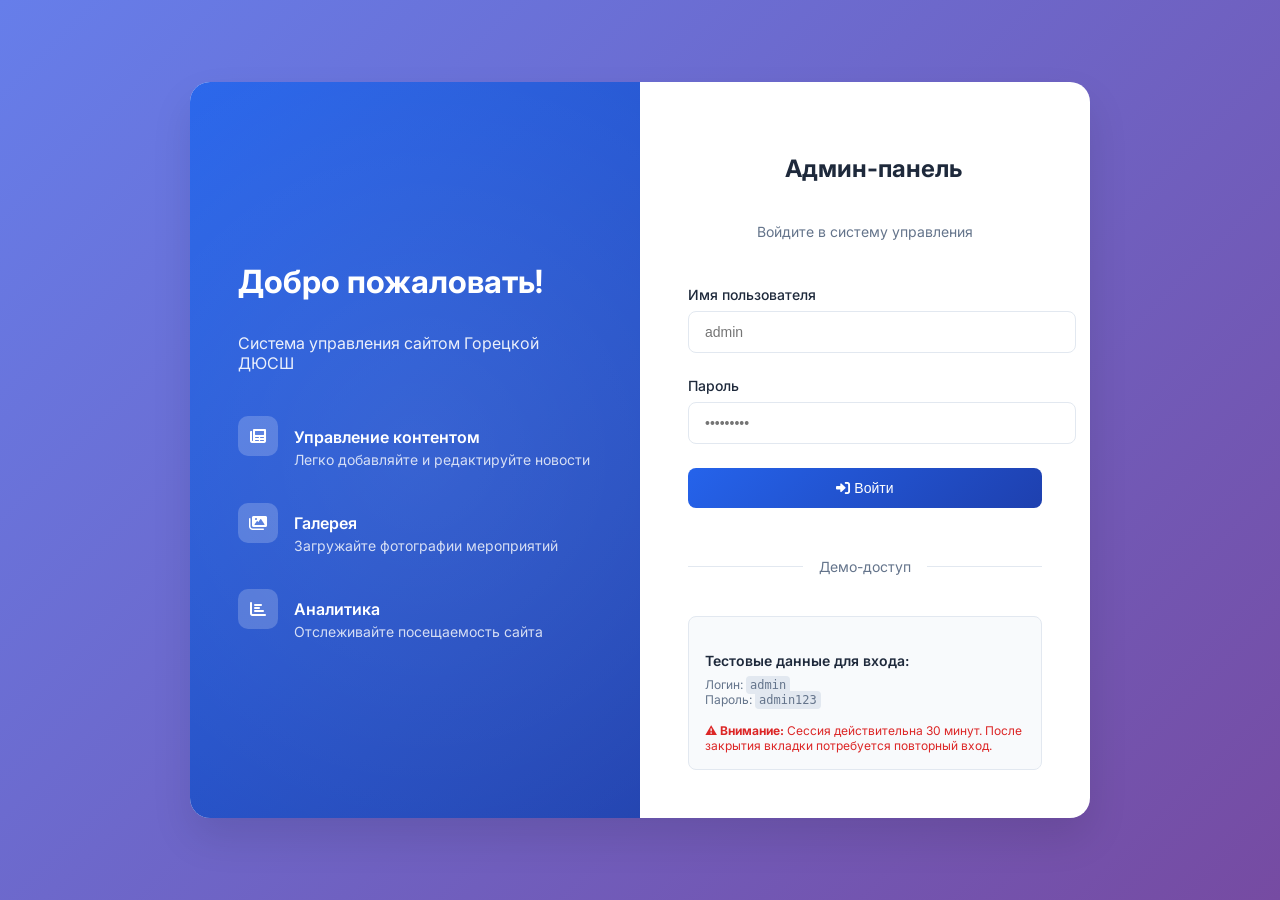
<file: admin/index.html>
<!DOCTYPE html>
<html lang="ru">
<head>
    <meta charset="UTF-8">
    <meta name="viewport" content="width=device-width, initial-scale=1.0">
    <title>Административная панель - Горецкая ДЮСШ</title>
    <link href="https://fonts.googleapis.com/css2?family=Inter:wght@300;400;500;600;700&display=swap" rel="stylesheet">
    <link rel="stylesheet" href="https://cdnjs.cloudflare.com/ajax/libs/font-awesome/6.0.0/css/all.min.css">
    <style>
        * {
            margin: 0;
            padding: 0;
            box-sizing: border-box;
        }

        body {
            font-family: 'Inter', sans-serif;
            background: linear-gradient(135deg, #667eea 0%, #764ba2 100%);
            min-height: 100vh;
            display: flex;
            align-items: center;
            justify-content: center;
        }

        .admin-container {
            background: white;
            border-radius: 20px;
            box-shadow: 0 20px 40px rgba(0, 0, 0, 0.1);
            padding: 3rem;
            max-width: 800px;
            width: 90%;
            text-align: center;
        }

        .admin-header {
            margin-bottom: 2rem;
        }

        .admin-logo {
            display: flex;
            align-items: center;
            justify-content: center;
            gap: 1rem;
            margin-bottom: 1rem;
        }

        .admin-logo i {
            font-size: 3rem;
            color: #2563eb;
        }

        .admin-logo h1 {
            font-size: 2rem;
            font-weight: 700;
            color: #1e293b;
        }

        .admin-subtitle {
            color: #64748b;
            font-size: 1rem;
            margin-bottom: 2rem;
        }

        .admin-features {
            display: grid;
            grid-template-columns: repeat(auto-fit, minmax(200px, 1fr));
            gap: 2rem;
            margin-bottom: 2rem;
        }

        .feature-card {
            background: #f8fafc;
            border: 1px solid #e2e8f0;
            border-radius: 12px;
            padding: 1.5rem;
            text-align: center;
            transition: all 0.3s ease;
        }

        .feature-card:hover {
            transform: translateY(-5px);
            box-shadow: 0 10px 20px rgba(0, 0, 0, 0.1);
        }

        .feature-icon {
            width: 60px;
            height: 60px;
            background: linear-gradient(135deg, #2563eb, #1e40af);
            border-radius: 50%;
            display: flex;
            align-items: center;
            justify-content: center;
            margin: 0 auto 1rem;
            color: white;
            font-size: 1.5rem;
        }

        .feature-card h3 {
            font-size: 1.125rem;
            font-weight: 600;
            color: #1e293b;
            margin-bottom: 0.5rem;
        }

        .feature-card p {
            color: #64748b;
            font-size: 0.875rem;
        }

        .admin-actions {
            display: flex;
            gap: 1rem;
            justify-content: center;
            flex-wrap: wrap;
        }

        .admin-btn {
            display: inline-flex;
            align-items: center;
            gap: 0.5rem;
            padding: 0.75rem 1.5rem;
            background: linear-gradient(135deg, #2563eb, #1e40af);
            color: white;
            border: none;
            border-radius: 8px;
            font-weight: 500;
            cursor: pointer;
            transition: all 0.3s ease;
            text-decoration: none;
        }

        .admin-btn:hover {
            transform: translateY(-2px);
            box-shadow: 0 4px 12px rgba(37, 99, 235, 0.3);
        }

        .admin-btn.secondary {
            background: #64748b;
        }

        .admin-btn.secondary:hover {
            box-shadow: 0 4px 12px rgba(100, 116, 139, 0.3);
        }

        .admin-info {
            background: #f0fdf4;
            border: 1px solid #bbf7d0;
            border-radius: 8px;
            padding: 1rem;
            margin-top: 2rem;
        }

        .admin-info h4 {
            color: #16a34a;
            font-size: 1rem;
            font-weight: 600;
            margin-bottom: 0.5rem;
        }

        .admin-info p {
            color: #15803d;
            font-size: 0.875rem;
            margin: 0;
        }

        .admin-info code {
            background: #dcfce7;
            padding: 0.125rem 0.25rem;
            border-radius: 4px;
            font-family: monospace;
        }

        .logout-btn {
            position: absolute;
            top: 2rem;
            right: 2rem;
            background: rgba(255, 255, 255, 0.2);
            border: 1px solid rgba(255, 255, 255, 0.3);
            color: white;
            padding: 0.5rem 1rem;
            border-radius: 8px;
            cursor: pointer;
            transition: all 0.3s ease;
            text-decoration: none;
            display: inline-flex;
            align-items: center;
            gap: 0.5rem;
        }

        .logout-btn:hover {
            background: rgba(255, 255, 255, 0.3);
        }

        @media (max-width: 768px) {
            .admin-container {
                padding: 2rem;
                margin: 1rem;
            }
            
            .admin-features {
                grid-template-columns: 1fr;
            }
            
            .admin-actions {
                flex-direction: column;
            }
        }
    </style>
</head>
<body>
    <a href="../index.html" class="logout-btn">
        <i class="fas fa-arrow-left"></i>
        На сайт
    </a>

    <div class="admin-container">
        <div class="admin-header">
            <div class="admin-logo">
                <i class="fas fa-hockey-sticks"></i>
                <h1>Административная панель</h1>
            </div>
            <p class="admin-subtitle">Система управления сайтом Горецкой ДЮСШ</p>
        </div>

        <div class="admin-features">
            <div class="feature-card">
                <div class="feature-icon">
                    <i class="fas fa-newspaper"></i>
                </div>
                <h3>Новости</h3>
                <p>Управление новостями и объявлениями</p>
            </div>

            <div class="feature-card">
                <div class="feature-icon">
                    <i class="fas fa-images"></i>
                </div>
                <h3>Галерея</h3>
                <p>Загрузка и управление фотографиями</p>
            </div>

            <div class="feature-card">
                <div class="feature-icon">
                    <i class="fas fa-dollar-sign"></i>
                </div>
                <h3>Цены</h3>
                <p>Настройка стоимости услуг</p>
            </div>

            <div class="feature-card">
                <div class="feature-icon">
                    <i class="fas fa-address-book"></i>
                </div>
                <h3>Контакты</h3>
                <p>Редактирование контактной информации</p>
            </div>
        </div>

        <div class="admin-actions">
            <button class="admin-btn" onclick="alert('Функция управления новостями в разработке')">
                <i class="fas fa-newspaper"></i>
                Управление новостями
            </button>
            <button class="admin-btn" onclick="alert('Функция галереи в разработке')">
                <i class="fas fa-images"></i>
                Галерея
            </button>
            <button class="admin-btn" onclick="alert('Функция цен в разработке')">
                <i class="fas fa-dollar-sign"></i>
                Цены
            </button>
            <button class="admin-btn" onclick="alert('Функция контактов в разработке')">
                <i class="fas fa-address-book"></i>
                Контакты
            </button>
        </div>

        <div class="admin-info">
            <h4>🎉 Добро пожаловать в административную панель!</h4>
            <p>
                Вы успешно вошли в систему управления сайтом. Здесь вы можете управлять контентом, 
                загружать фотографии, обновлять цены и редактировать контактную информацию.
            </p>
            <p>
                <strong>Текущий пользователь:</strong> Администратор<br>
                <strong>Время входа:</strong> <span id="login-time"></span>
            </p>
        </div>
    </div>

    <script>
        // Проверка аутентификации - временная сессия
        function checkAuth() {
            const token = sessionStorage.getItem('adminToken');
            if (token !== 'demo-token') {
                console.log('Токен не найден или недействителен, перенаправляем на вход');
                window.location.href = 'login.html';
                return false;
            }
            
            // Проверка времени сессии (30 минут)
            const loginTime = sessionStorage.getItem('loginTime');
            if (loginTime) {
                const now = Date.now();
                const sessionAge = now - parseInt(loginTime);
                const maxAge = 30 * 60 * 1000; // 30 минут
                
                if (sessionAge > maxAge) {
                    console.log('Сессия истекла, требуется повторный вход');
                    sessionStorage.removeItem('adminToken');
                    sessionStorage.removeItem('loginTime');
                    window.location.href = 'login.html';
                    return false;
                }
            }
            
            return true;
        }

        // Установка времени входа
        function setLoginTime() {
            const now = new Date();
            const timeString = now.toLocaleString('ru-RU', {
                day: 'numeric',
                month: 'long',
                year: 'numeric',
                hour: '2-digit',
                minute: '2-digit'
            });
            document.getElementById('login-time').textContent = timeString;
            
            // Сохраняем время входа для проверки сессии
            sessionStorage.setItem('loginTime', Date.now().toString());
        }

        // Выход из системы
        function logout() {
            if (confirm('Вы уверены, что хотите выйти?')) {
                sessionStorage.removeItem('adminToken');
                sessionStorage.removeItem('loginTime');
                window.location.href = 'login.html';
            }
        }

        // Инициализация
        document.addEventListener('DOMContentLoaded', function() {
            if (checkAuth()) {
                setLoginTime();
                
                // Обновление времени каждую минуту
                setInterval(setLoginTime, 60000);
                
                console.log('Административная панель загружена успешно');
            }
        });

        // Добавление горячих клавиш
        document.addEventListener('keydown', function(e) {
            // Ctrl+L для выхода
            if (e.ctrlKey && e.key === 'l') {
                e.preventDefault();
                logout();
            }
            // Ctrl+N для новостей
            if (e.ctrlKey && e.key === 'n') {
                e.preventDefault();
                alert('Управление новостями в разработке');
            }
        });
    </script>
</body>
</html>
</file>
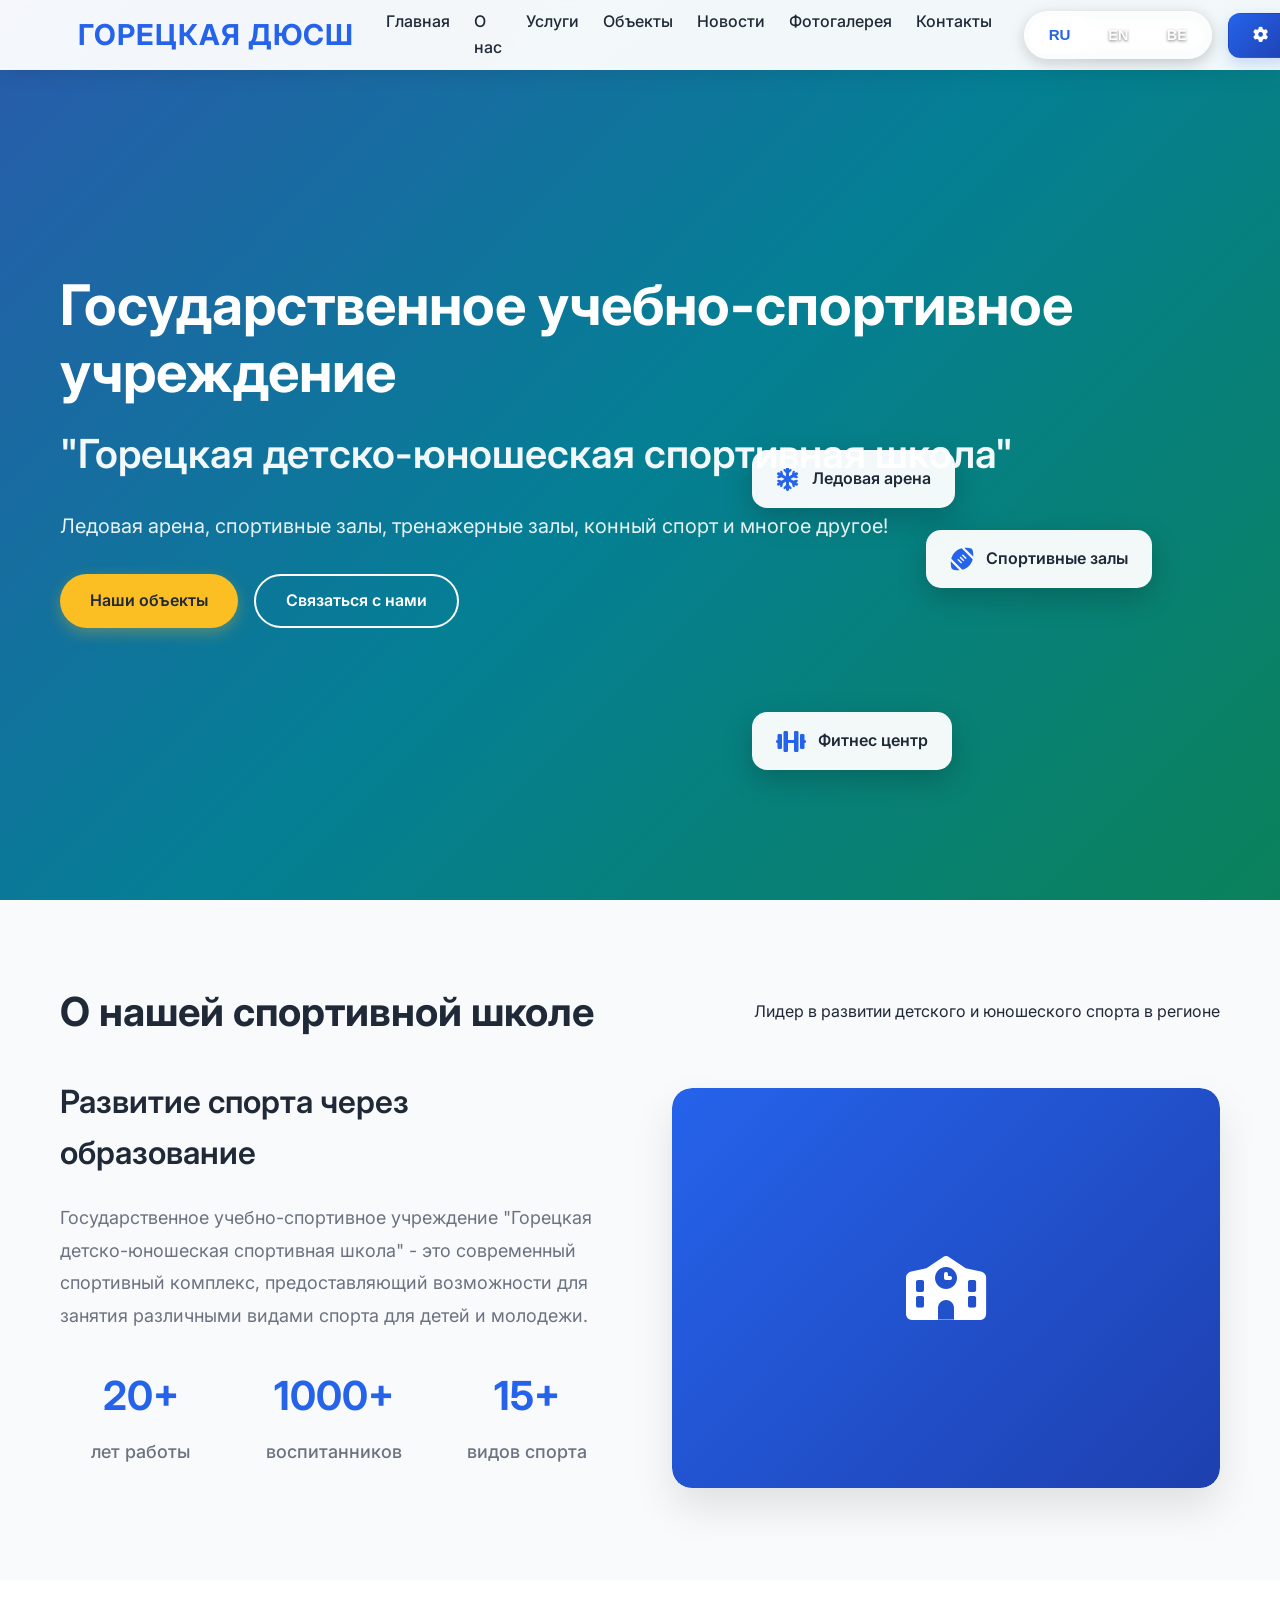
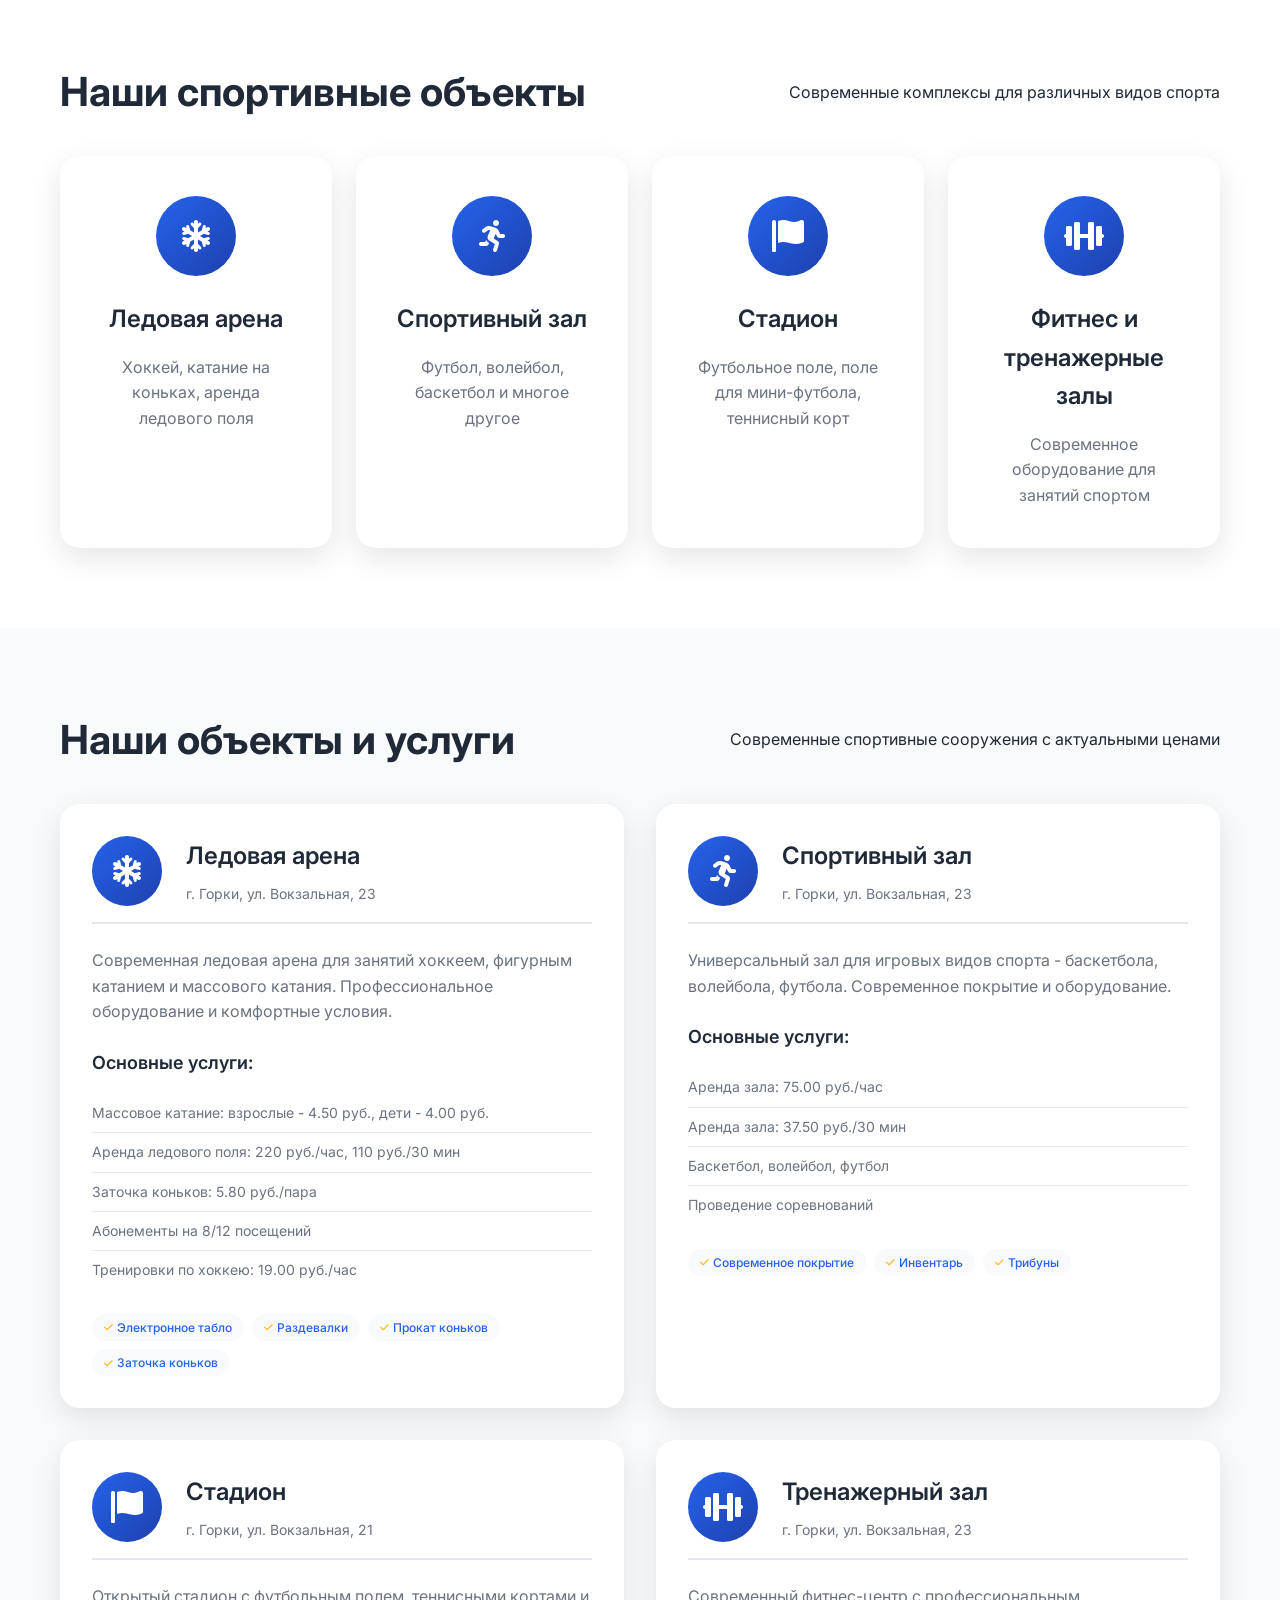
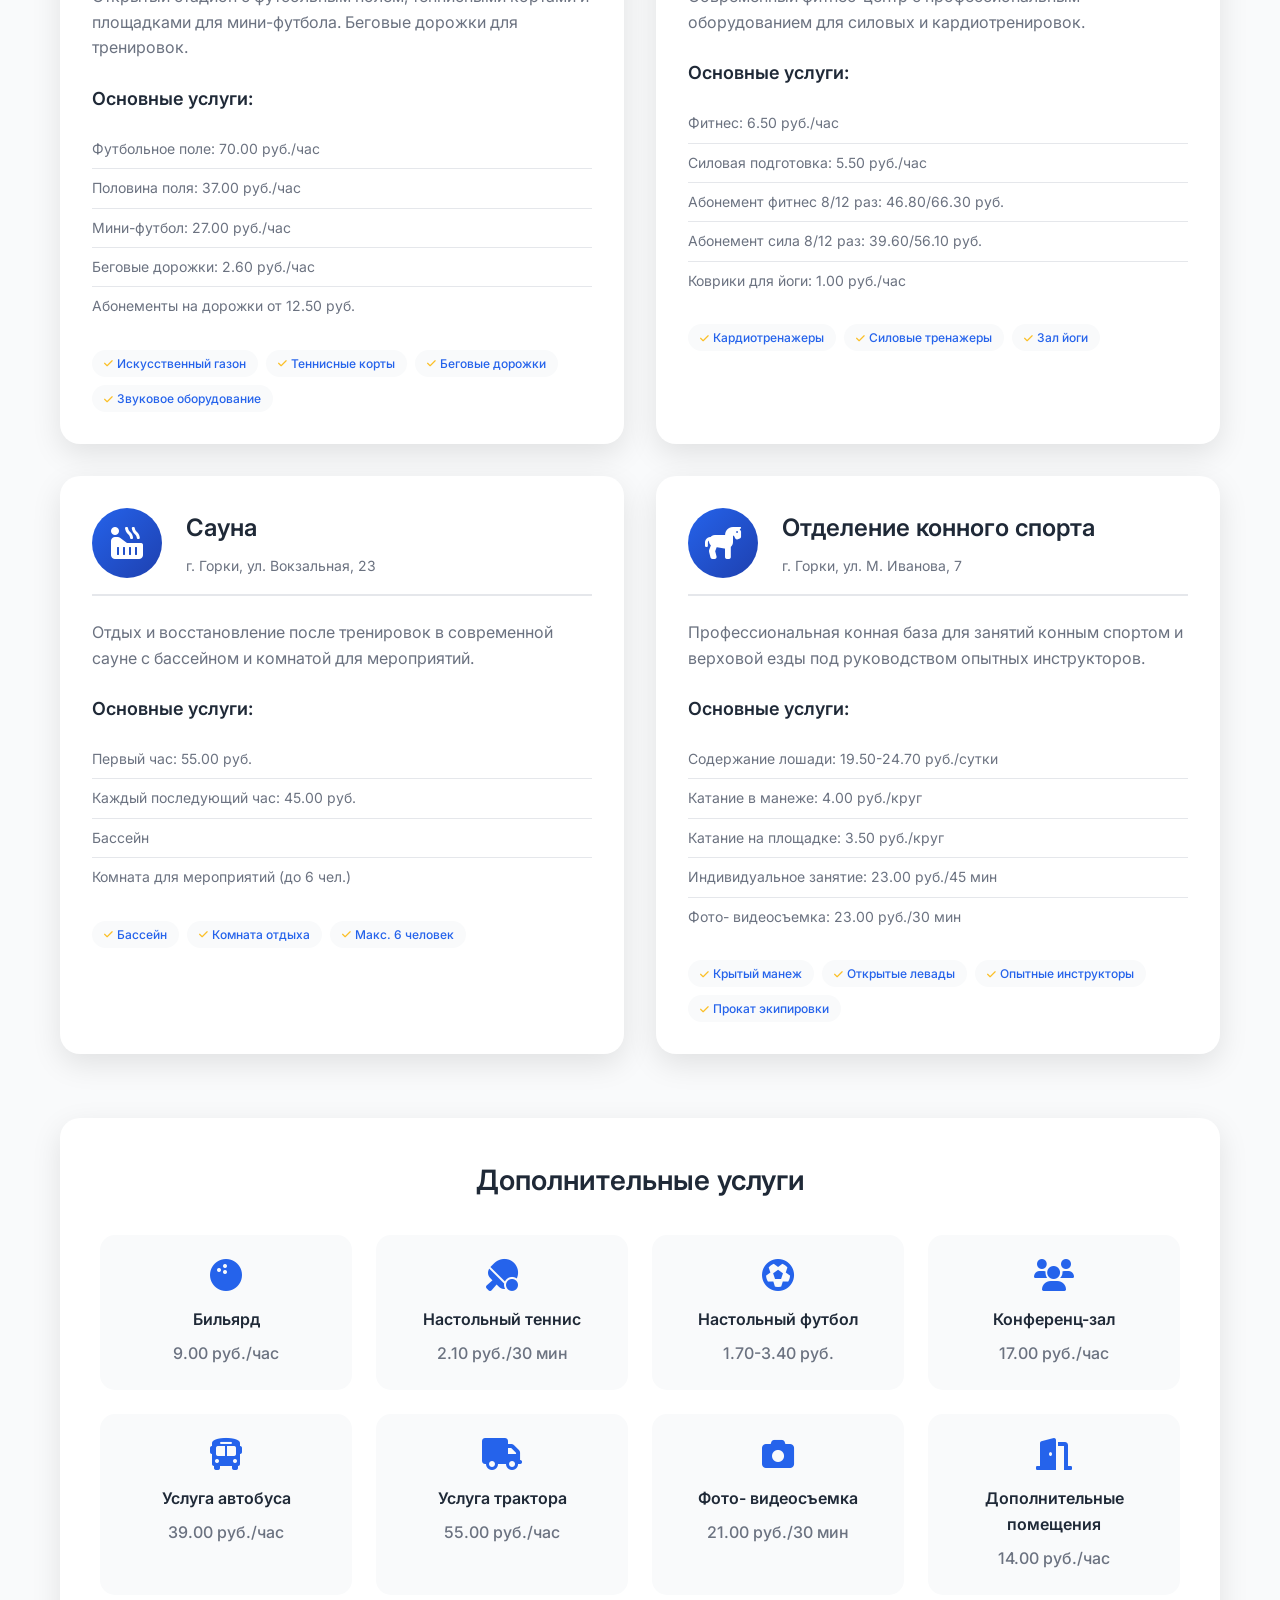
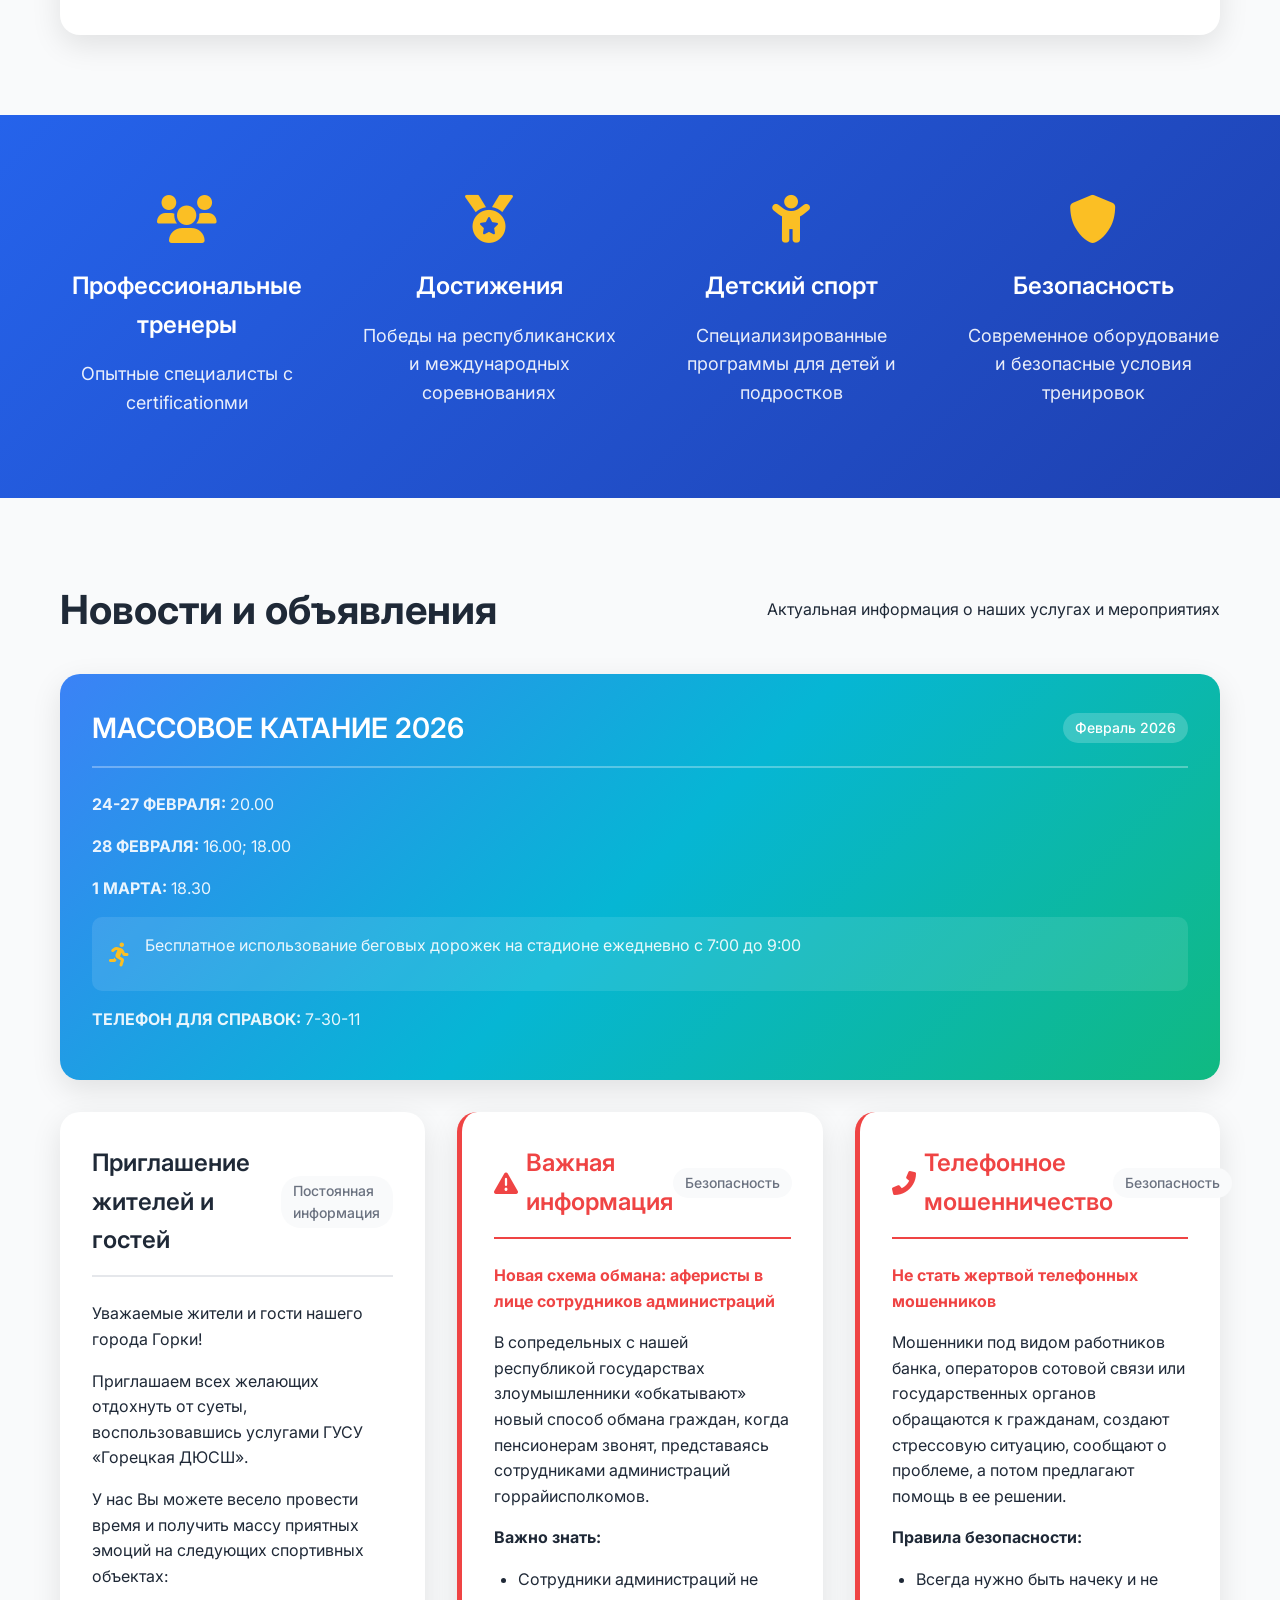
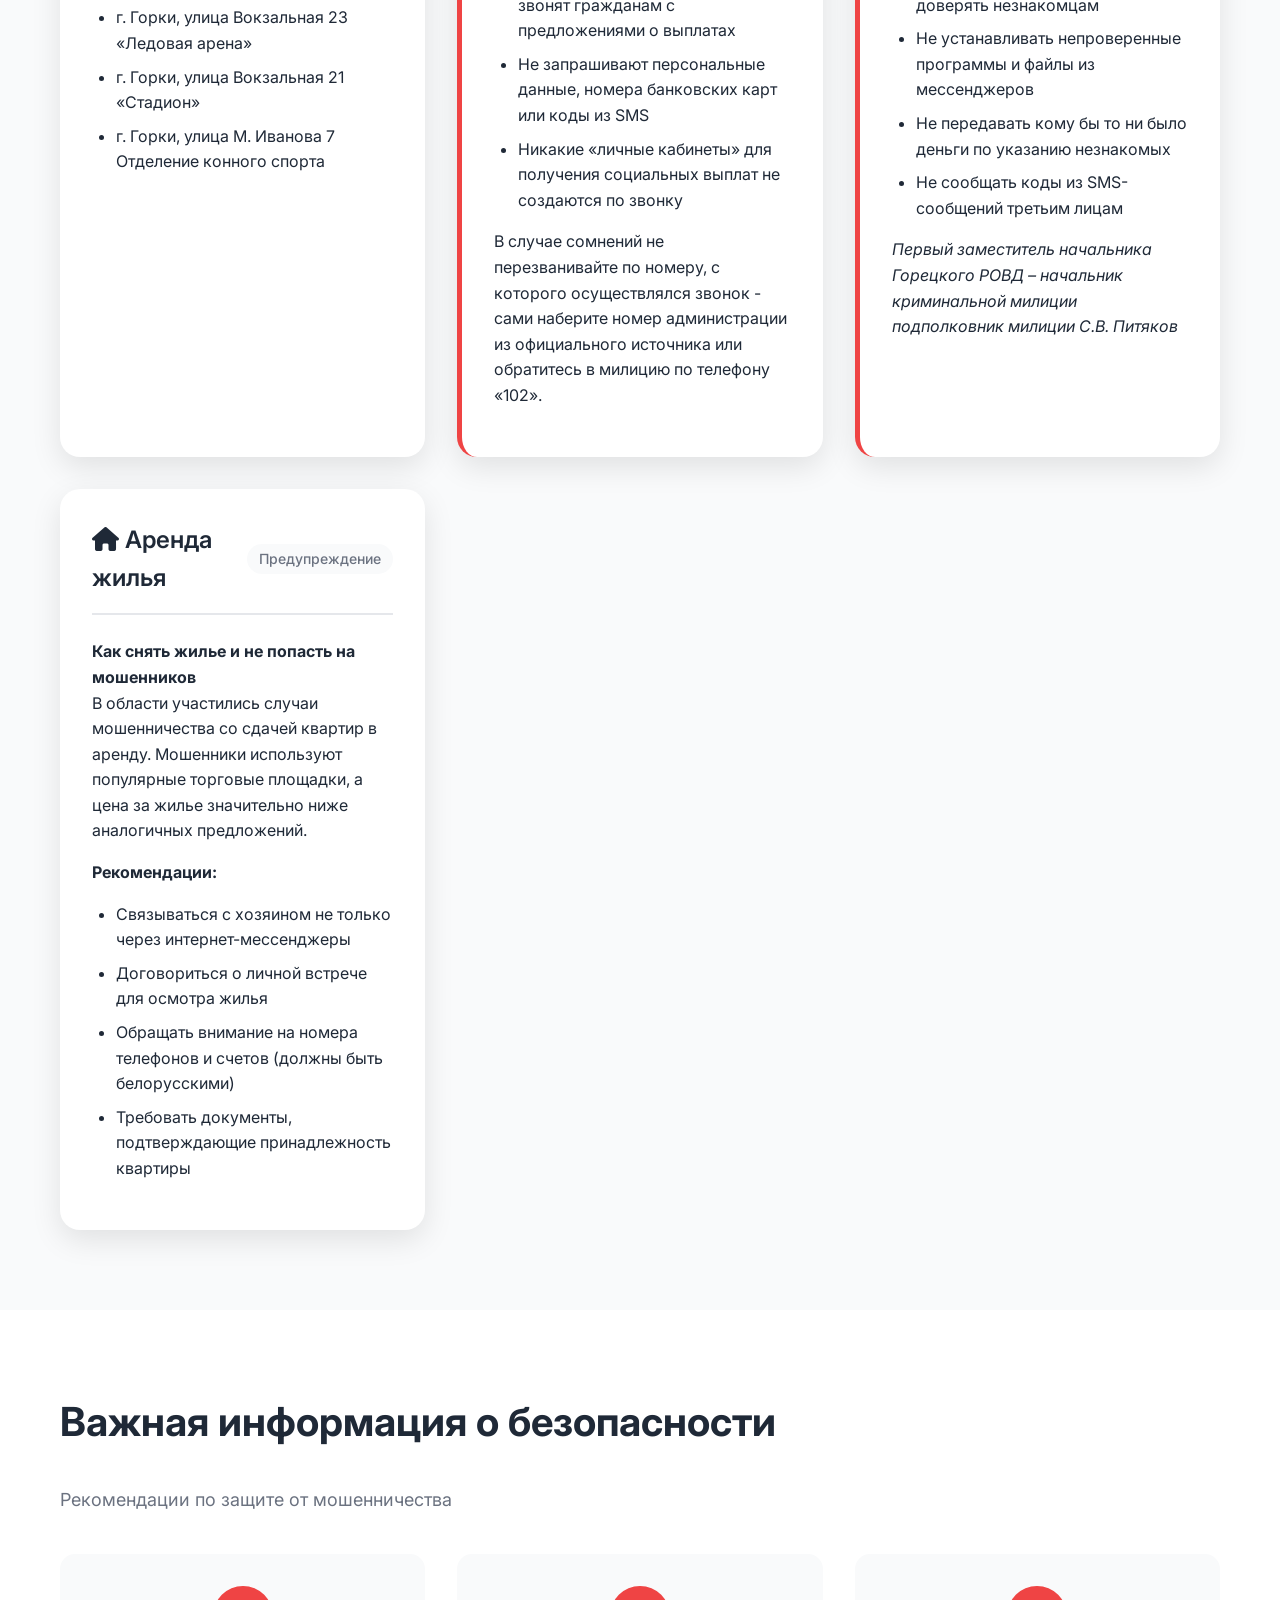
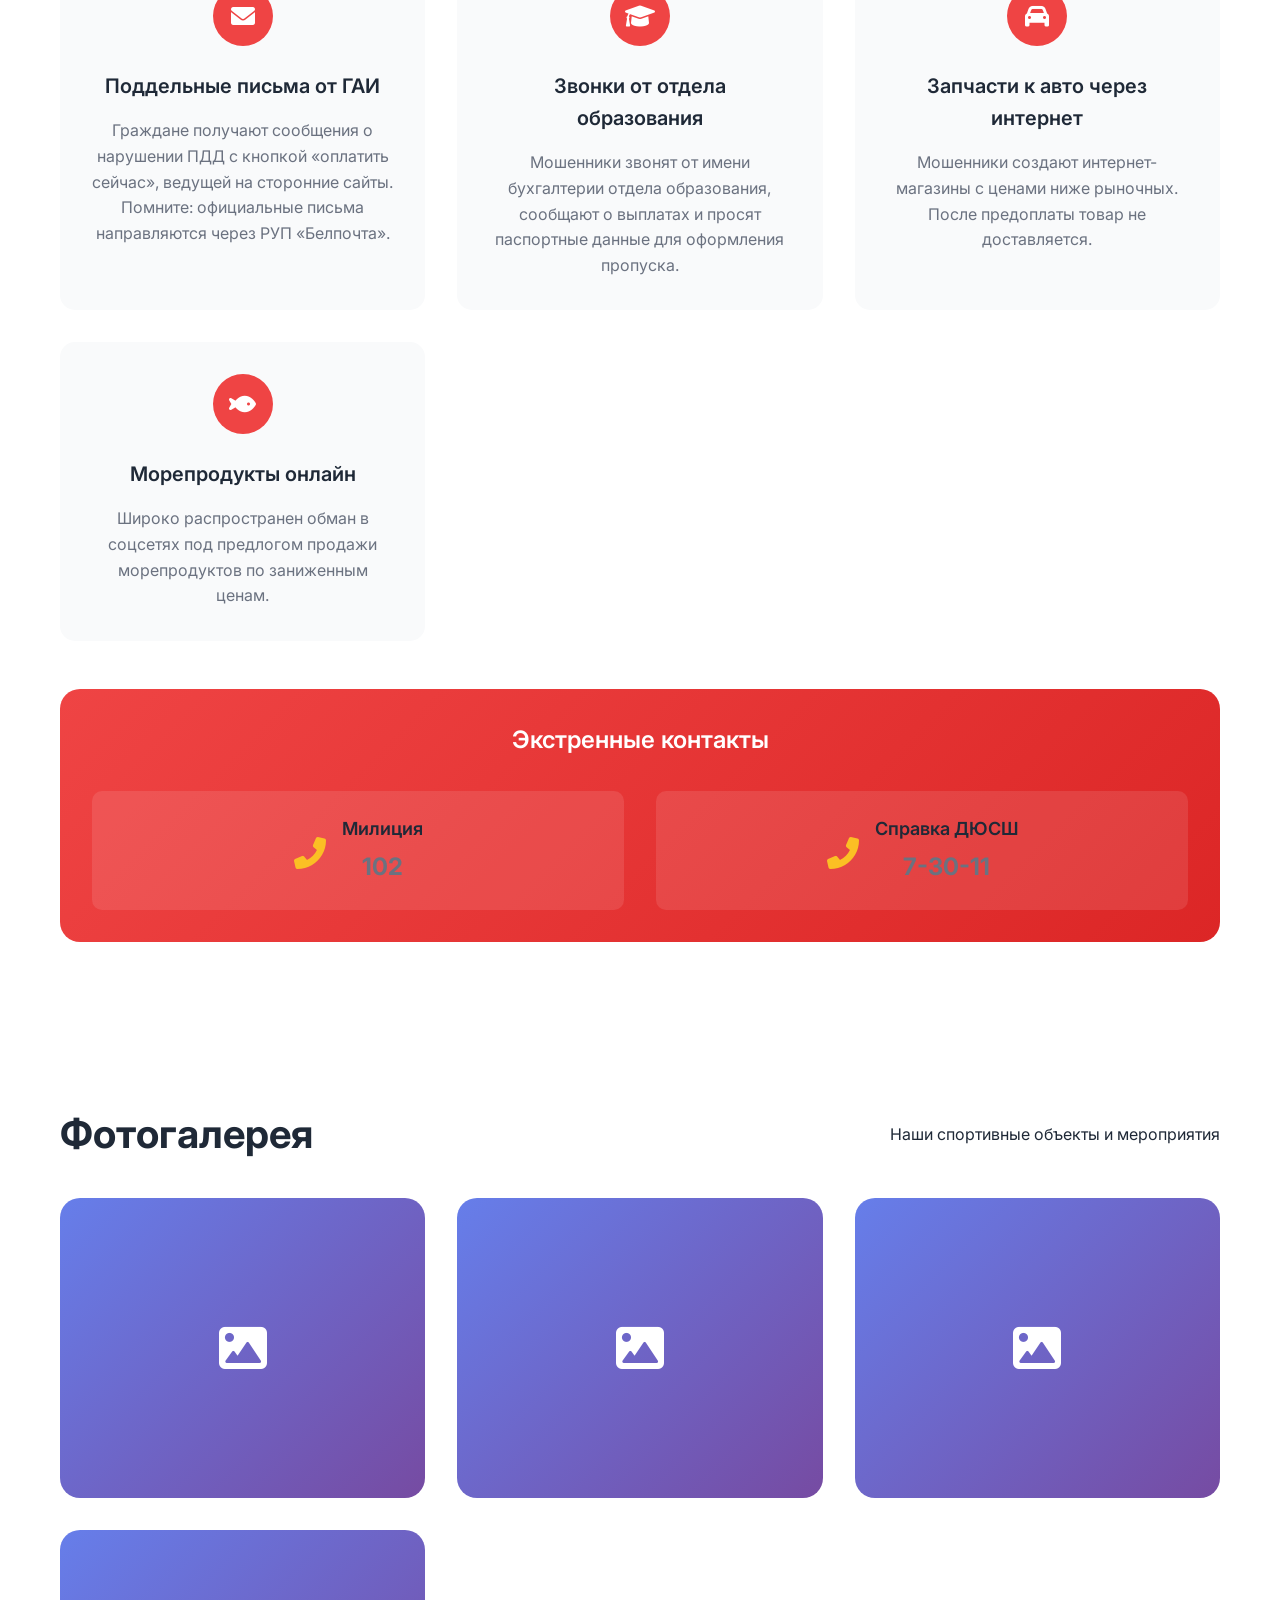
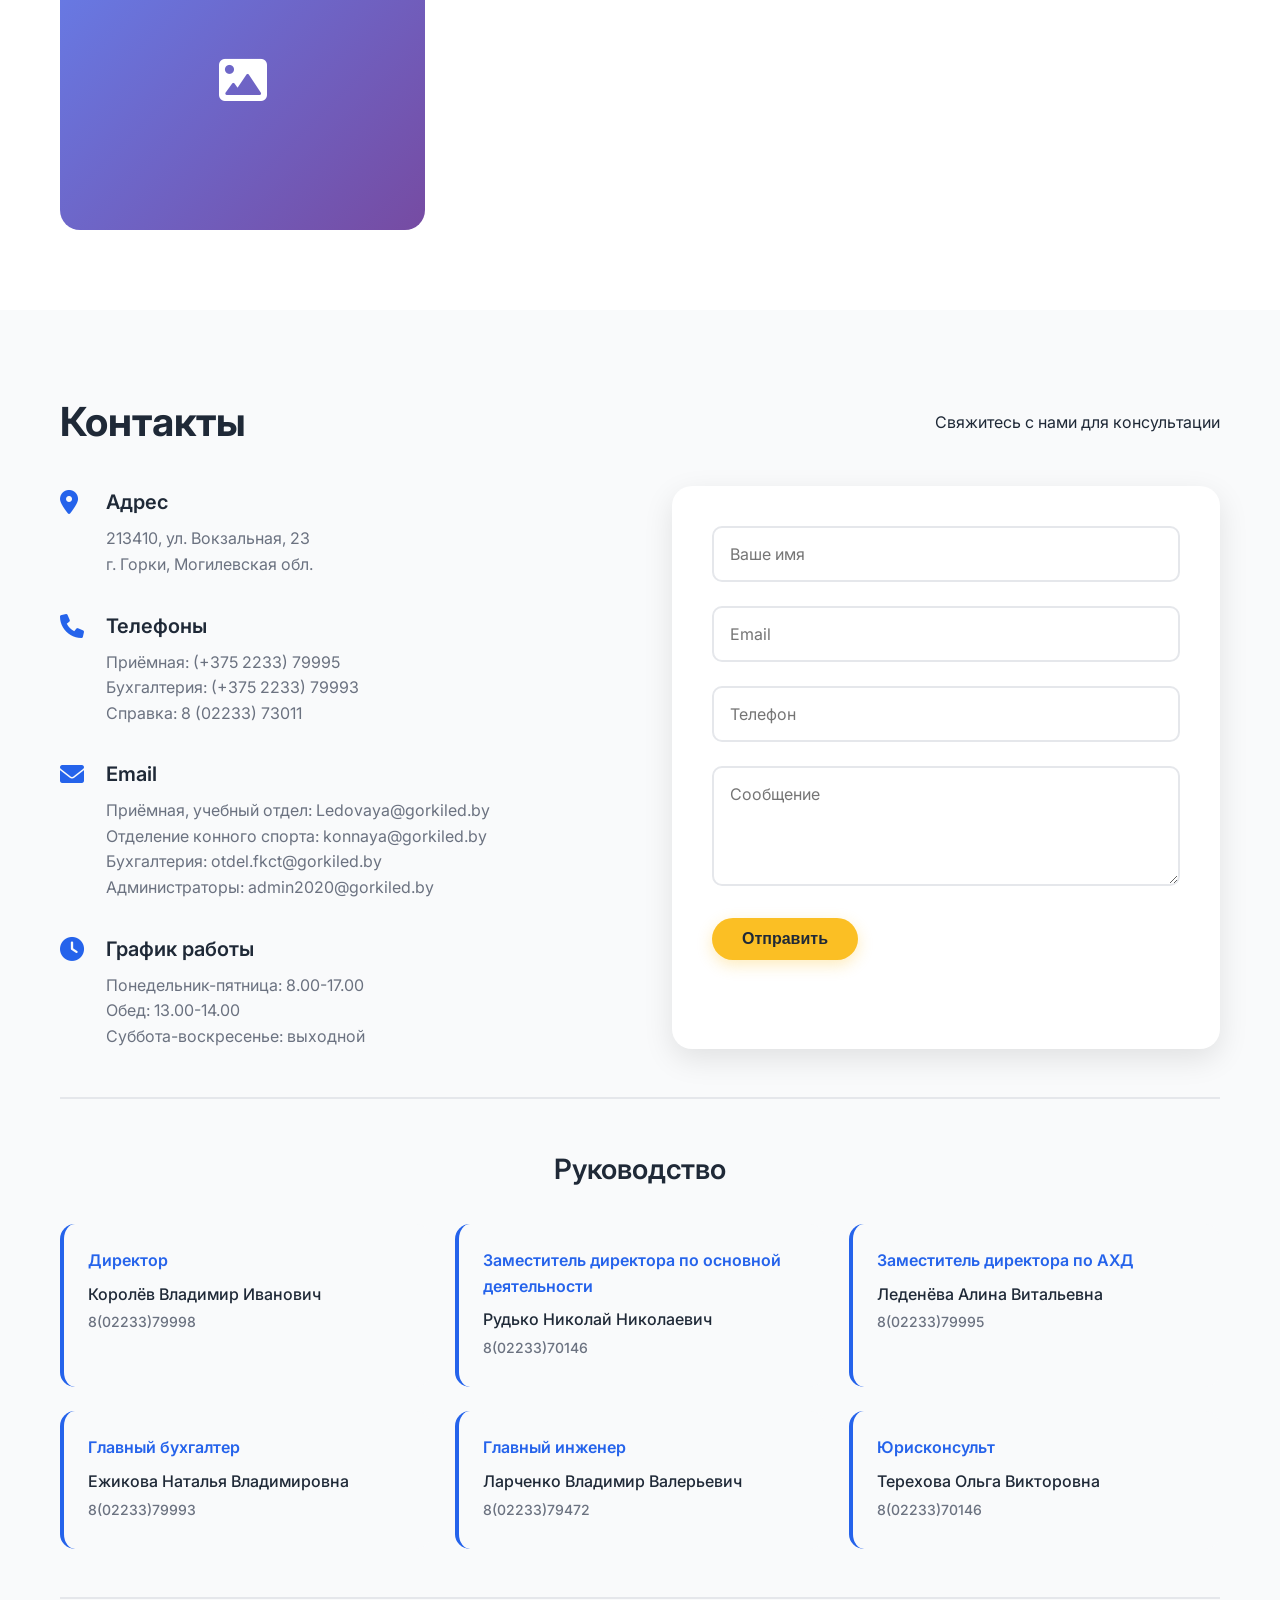
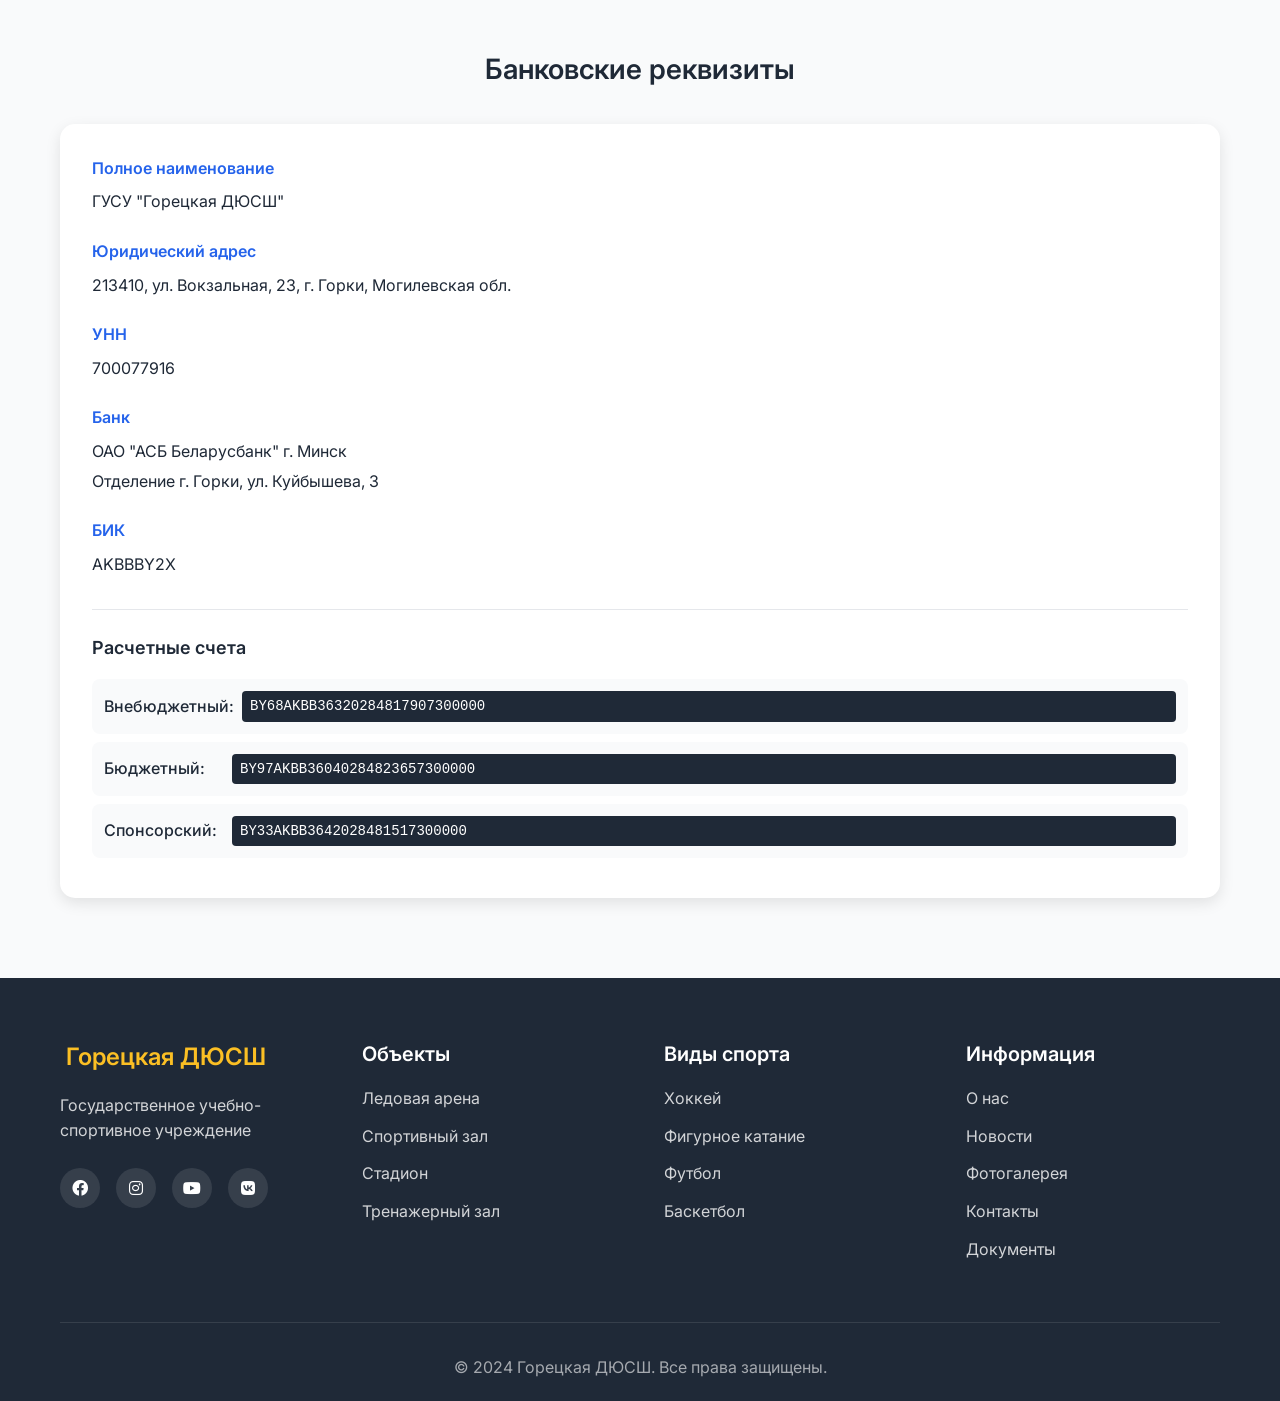
<file: gorki-led-new/index.html>
<!DOCTYPE html>
<html lang="ru">
<head>
    <meta charset="UTF-8">
    <meta name="viewport" content="width=device-width, initial-scale=1.0">
    <title>Горецкая ДЮСШ - Ледовая арена и спортивные комплексы</title>
    <link rel="stylesheet" href="style.css">
    <link href="https://fonts.googleapis.com/css2?family=Inter:wght@300;400;500;600;700&display=swap" rel="stylesheet">
    <link rel="stylesheet" href="https://cdnjs.cloudflare.com/ajax/libs/font-awesome/6.0.0/css/all.min.css">
    <script src="translations.js"></script>
</head>
<body>
    <!-- Навигация -->
    <nav class="navbar">
        <div class="nav-container">
            <div class="nav-logo">
                <h2><i class="fas fa-hockey-sticks"></i> <a href="#" class="logo-link" onclick="location.reload(); return false;">ГОРЕЦКАЯ ДЮСШ</a></h2>
            </div>
            <ul class="nav-menu">
                <li><a href="#home" data-translate="nav-home">Главная</a></li>
                <li><a href="#about" data-translate="nav-about">О нас</a></li>
                <li><a href="#services" data-translate="nav-services">Услуги</a></li>
                <li><a href="#facilities" data-translate="nav-facilities">Объекты</a></li>
                <li><a href="#news" data-translate="nav-news">Новости</a></li>
                <li><a href="#gallery" data-translate="nav-gallery">Фотогалерея</a></li>
                <li><a href="#contacts" data-translate="nav-contacts">Контакты</a></li>
            </ul>
            <div class="nav-controls">
                <div class="language-switcher">
                    <button class="lang-btn active" data-lang="ru">RU</button>
                    <button class="lang-btn" data-lang="en">EN</button>
                    <button class="lang-btn" data-lang="be">BE</button>
                </div>
                <button class="admin-btn" onclick="openAdminModal()" title="Административная панель">
                    <i class="fas fa-cog"></i>
                </button>
                <div class="nav-toggle">
                    <span></span>
                    <span></span>
                    <span></span>
                </div>
            </div>
        </div>
    </nav>

    <!-- Главный экран -->
    <section id="home" class="hero">
        <div class="hero-overlay"></div>
        <div class="hero-content">
            <h1 class="hero-title" data-translate="hero-title">Государственное учебно-спортивное учреждение</h1>
            <h2 class="hero-subtitle" data-translate="hero-subtitle">"Горецкая детско-юношеская спортивная школа"</h2>
            <p class="hero-description" data-translate="hero-description">Ледовая арена, спортивные залы, тренажерные залы, конный спорт и многое другое!</p>
            <div class="hero-buttons">
                <a href="#facilities" class="btn btn-primary" data-translate="btn-facilities">Наши объекты</a>
                <a href="#contacts" class="btn btn-secondary" data-translate="btn-contacts">Связаться с нами</a>
            </div>
        </div>
        <div class="hero-image">
            <div class="floating-card">
                <i class="fas fa-snowflake"></i>
                <span>Ледовая арена</span>
            </div>
            <div class="floating-card floating-card-2">
                <i class="fas fa-football-ball"></i>
                <span>Спортивные залы</span>
            </div>
            <div class="floating-card floating-card-3">
                <i class="fas fa-dumbbell"></i>
                <span>Фитнес центр</span>
            </div>
        </div>
    </section>

    <!-- О компании -->
    <section id="about" class="about">
        <div class="container">
            <div class="section-header">
                <h2>О нашей спортивной школе</h2>
                <p>Лидер в развитии детского и юношеского спорта в регионе</p>
            </div>
            <div class="about-grid">
                <div class="about-text">
                    <h3>Развитие спорта через образование</h3>
                    <p>Государственное учебно-спортивное учреждение "Горецкая детско-юношеская спортивная школа" - это современный спортивный комплекс, предоставляющий возможности для занятия различными видами спорта для детей и молодежи.</p>
                    <div class="stats">
                        <div class="stat-item">
                            <h4>20+</h4>
                            <p>лет работы</p>
                        </div>
                        <div class="stat-item">
                            <h4>1000+</h4>
                            <p>воспитанников</p>
                        </div>
                        <div class="stat-item">
                            <h4>15+</h4>
                            <p>видов спорта</p>
                        </div>
                    </div>
                </div>
                <div class="about-image">
                    <div class="about-slider">
                        <div class="slider-container">
                            <div class="slider-track" id="aboutSliderTrack">
                                <div class="slide">
                                    <div class="image-placeholder">
                                        <i class="fas fa-school"></i>
                                    </div>
                                </div>
                            </div>
                            <button class="slider-btn prev-btn" id="aboutPrevBtn" style="display: none;">
                                <i class="fas fa-chevron-left"></i>
                            </button>
                            <button class="slider-btn next-btn" id="aboutNextBtn" style="display: none;">
                                <i class="fas fa-chevron-right"></i>
                            </button>
                        </div>
                        <div class="slider-dots" id="aboutSliderDots" style="display: none;">
                            <!-- Точки навигации будут добавлены динамически -->
                        </div>
                    </div>
                </div>
            </div>
        </div>
    </section>

    <!-- Услуги -->
    <section id="services" class="services">
        <div class="container">
            <div class="section-header">
                <h2>Наши спортивные объекты</h2>
                <p>Современные комплексы для различных видов спорта</p>
            </div>
            <div class="services-grid">
                <div class="service-card">
                    <div class="service-icon">
                        <i class="fas fa-snowflake"></i>
                    </div>
                    <h3>Ледовая арена</h3>
                    <p>Хоккей, катание на коньках, аренда ледового поля</p>
                </div>
                <div class="service-card">
                    <div class="service-icon">
                        <i class="fas fa-running"></i>
                    </div>
                    <h3>Спортивный зал</h3>
                    <p>Футбол, волейбол, баскетбол и многое другое</p>
                </div>
                <div class="service-card">
                    <div class="service-icon">
                        <i class="fas fa-flag"></i>
                    </div>
                    <h3>Стадион</h3>
                    <p>Футбольное поле, поле для мини-футбола, теннисный корт</p>
                </div>
                <div class="service-card">
                    <div class="service-icon">
                        <i class="fas fa-dumbbell"></i>
                    </div>
                    <h3>Фитнес и тренажерные залы</h3>
                    <p>Современное оборудование для занятий спортом</p>
                </div>
            </div>
        </div>
    </section>

    <!-- Спортивные объекты с ценами -->
    <section id="facilities" class="facilities">
        <div class="container">
            <div class="section-header">
                <h2>Наши объекты и услуги</h2>
                <p>Современные спортивные сооружения с актуальными ценами</p>
            </div>
            
            <div class="facilities-grid">
                <!-- Ледовая арена -->
                <div class="facility-card">
                    <div class="facility-header">
                        <div class="facility-icon">
                            <i class="fas fa-snowflake"></i>
                        </div>
                        <div class="facility-info">
                            <h3>Ледовая арена</h3>
                            <p>г. Горки, ул. Вокзальная, 23</p>
                        </div>
                    </div>
                    <div class="facility-description">
                        <p>Современная ледовая арена для занятий хоккеем, фигурным катанием и массового катания. Профессиональное оборудование и комфортные условия.</p>
                    </div>
                    <div class="facility-services">
                        <h4>Основные услуги:</h4>
                        <ul>
                            <li>Массовое катание: взрослые - 4.50 руб., дети - 4.00 руб.</li>
                            <li>Аренда ледового поля: 220 руб./час, 110 руб./30 мин</li>
                            <li>Заточка коньков: 5.80 руб./пара</li>
                            <li>Абонементы на 8/12 посещений</li>
                            <li>Тренировки по хоккею: 19.00 руб./час</li>
                        </ul>
                    </div>
                    <div class="facility-features">
                        <span class="feature-tag"><i class="fas fa-check"></i> Электронное табло</span>
                        <span class="feature-tag"><i class="fas fa-check"></i> Раздевалки</span>
                        <span class="feature-tag"><i class="fas fa-check"></i> Прокат коньков</span>
                        <span class="feature-tag"><i class="fas fa-check"></i> Заточка коньков</span>
                    </div>
                </div>

                <!-- Спортивный зал -->
                <div class="facility-card">
                    <div class="facility-header">
                        <div class="facility-icon">
                            <i class="fas fa-running"></i>
                        </div>
                        <div class="facility-info">
                            <h3>Спортивный зал</h3>
                            <p>г. Горки, ул. Вокзальная, 23</p>
                        </div>
                    </div>
                    <div class="facility-description">
                        <p>Универсальный зал для игровых видов спорта - баскетбола, волейбола, футбола. Современное покрытие и оборудование.</p>
                    </div>
                    <div class="facility-services">
                        <h4>Основные услуги:</h4>
                        <ul>
                            <li>Аренда зала: 75.00 руб./час</li>
                            <li>Аренда зала: 37.50 руб./30 мин</li>
                            <li>Баскетбол, волейбол, футбол</li>
                            <li>Проведение соревнований</li>
                        </ul>
                    </div>
                    <div class="facility-features">
                        <span class="feature-tag"><i class="fas fa-check"></i> Современное покрытие</span>
                        <span class="feature-tag"><i class="fas fa-check"></i> Инвентарь</span>
                        <span class="feature-tag"><i class="fas fa-check"></i> Трибуны</span>
                    </div>
                </div>

                <!-- Стадион -->
                <div class="facility-card">
                    <div class="facility-header">
                        <div class="facility-icon">
                            <i class="fas fa-flag"></i>
                        </div>
                        <div class="facility-info">
                            <h3>Стадион</h3>
                            <p>г. Горки, ул. Вокзальная, 21</p>
                        </div>
                    </div>
                    <div class="facility-description">
                        <p>Открытый стадион с футбольным полем, теннисными кортами и площадками для мини-футбола. Беговые дорожки для тренировок.</p>
                    </div>
                    <div class="facility-services">
                        <h4>Основные услуги:</h4>
                        <ul>
                            <li>Футбольное поле: 70.00 руб./час</li>
                            <li>Половина поля: 37.00 руб./час</li>
                            <li>Мини-футбол: 27.00 руб./час</li>
                            <li>Беговые дорожки: 2.60 руб./час</li>
                            <li>Абонементы на дорожки от 12.50 руб.</li>
                        </ul>
                    </div>
                    <div class="facility-features">
                        <span class="feature-tag"><i class="fas fa-check"></i> Искусственный газон</span>
                        <span class="feature-tag"><i class="fas fa-check"></i> Теннисные корты</span>
                        <span class="feature-tag"><i class="fas fa-check"></i> Беговые дорожки</span>
                        <span class="feature-tag"><i class="fas fa-check"></i> Звуковое оборудование</span>
                    </div>
                </div>

                <!-- Тренажерный зал -->
                <div class="facility-card">
                    <div class="facility-header">
                        <div class="facility-icon">
                            <i class="fas fa-dumbbell"></i>
                        </div>
                        <div class="facility-info">
                            <h3>Тренажерный зал</h3>
                            <p>г. Горки, ул. Вокзальная, 23</p>
                        </div>
                    </div>
                    <div class="facility-description">
                        <p>Современный фитнес-центр с профессиональным оборудованием для силовых и кардиотренировок.</p>
                    </div>
                    <div class="facility-services">
                        <h4>Основные услуги:</h4>
                        <ul>
                            <li>Фитнес: 6.50 руб./час</li>
                            <li>Силовая подготовка: 5.50 руб./час</li>
                            <li>Абонемент фитнес 8/12 раз: 46.80/66.30 руб.</li>
                            <li>Абонемент сила 8/12 раз: 39.60/56.10 руб.</li>
                            <li>Коврики для йоги: 1.00 руб./час</li>
                        </ul>
                    </div>
                    <div class="facility-features">
                        <span class="feature-tag"><i class="fas fa-check"></i> Кардиотренажеры</span>
                        <span class="feature-tag"><i class="fas fa-check"></i> Силовые тренажеры</span>
                        <span class="feature-tag"><i class="fas fa-check"></i> Зал йоги</span>
                    </div>
                </div>

                <!-- Сауна -->
                <div class="facility-card">
                    <div class="facility-header">
                        <div class="facility-icon">
                            <i class="fas fa-hot-tub"></i>
                        </div>
                        <div class="facility-info">
                            <h3>Сауна</h3>
                            <p>г. Горки, ул. Вокзальная, 23</p>
                        </div>
                    </div>
                    <div class="facility-description">
                        <p>Отдых и восстановление после тренировок в современной сауне с бассейном и комнатой для мероприятий.</p>
                    </div>
                    <div class="facility-services">
                        <h4>Основные услуги:</h4>
                        <ul>
                            <li>Первый час: 55.00 руб.</li>
                            <li>Каждый последующий час: 45.00 руб.</li>
                            <li>Бассейн</li>
                            <li>Комната для мероприятий (до 6 чел.)</li>
                        </ul>
                    </div>
                    <div class="facility-features">
                        <span class="feature-tag"><i class="fas fa-check"></i> Бассейн</span>
                        <span class="feature-tag"><i class="fas fa-check"></i> Комната отдыха</span>
                        <span class="feature-tag"><i class="fas fa-check"></i> Макс. 6 человек</span>
                    </div>
                </div>

                <!-- Конный спорт -->
                <div class="facility-card">
                    <div class="facility-header">
                        <div class="facility-icon">
                            <i class="fas fa-horse"></i>
                        </div>
                        <div class="facility-info">
                            <h3>Отделение конного спорта</h3>
                            <p>г. Горки, ул. М. Иванова, 7</p>
                        </div>
                    </div>
                    <div class="facility-description">
                        <p>Профессиональная конная база для занятий конным спортом и верховой езды под руководством опытных инструкторов.</p>
                    </div>
                    <div class="facility-services">
                        <h4>Основные услуги:</h4>
                        <ul>
                            <li>Содержание лошади: 19.50-24.70 руб./сутки</li>
                            <li>Катание в манеже: 4.00 руб./круг</li>
                            <li>Катание на площадке: 3.50 руб./круг</li>
                            <li>Индивидуальное занятие: 23.00 руб./45 мин</li>
                            <li>Фото- видеосъемка: 23.00 руб./30 мин</li>
                        </ul>
                    </div>
                    <div class="facility-features">
                        <span class="feature-tag"><i class="fas fa-check"></i> Крытый манеж</span>
                        <span class="feature-tag"><i class="fas fa-check"></i> Открытые левады</span>
                        <span class="feature-tag"><i class="fas fa-check"></i> Опытные инструкторы</span>
                        <span class="feature-tag"><i class="fas fa-check"></i> Прокат экипировки</span>
                    </div>
                </div>
            </div>

            <!-- Дополнительные услуги -->
            <div class="additional-services">
                <h3>Дополнительные услуги</h3>
                <div class="services-grid">
                    <div class="service-item">
                        <i class="fas fa-bowling-ball"></i>
                        <h4>Бильярд</h4>
                        <p>9.00 руб./час</p>
                    </div>
                    <div class="service-item">
                        <i class="fas fa-table-tennis"></i>
                        <h4>Настольный теннис</h4>
                        <p>2.10 руб./30 мин</p>
                    </div>
                    <div class="service-item">
                        <i class="fas fa-futbol"></i>
                        <h4>Настольный футбол</h4>
                        <p>1.70-3.40 руб.</p>
                    </div>
                    <div class="service-item">
                        <i class="fas fa-users"></i>
                        <h4>Конференц-зал</h4>
                        <p>17.00 руб./час</p>
                    </div>
                    <div class="service-item">
                        <i class="fas fa-bus"></i>
                        <h4>Услуга автобуса</h4>
                        <p>39.00 руб./час</p>
                    </div>
                    <div class="service-item">
                        <i class="fas fa-truck"></i>
                        <h4>Услуга трактора</h4>
                        <p>55.00 руб./час</p>
                    </div>
                    <div class="service-item">
                        <i class="fas fa-camera"></i>
                        <h4>Фото- видеосъемка</h4>
                        <p>21.00 руб./30 мин</p>
                    </div>
                    <div class="service-item">
                        <i class="fas fa-door-open"></i>
                        <h4>Дополнительные помещения</h4>
                        <p>14.00 руб./час</p>
                    </div>
                </div>
            </div>
        </div>
    </section>

    <!-- Преимущества -->
    <section class="advantages">
        <div class="container">
            <div class="advantages-grid">
                <div class="advantage-item">
                    <i class="fas fa-users"></i>
                    <h3>Профессиональные тренеры</h3>
                    <p>Опытные специалисты с certificationми</p>
                </div>
                <div class="advantage-item">
                    <i class="fas fa-medal"></i>
                    <h3>Достижения</h3>
                    <p>Победы на республиканских и международных соревнованиях</p>
                </div>
                <div class="advantage-item">
                    <i class="fas fa-child"></i>
                    <h3>Детский спорт</h3>
                    <p>Специализированные программы для детей и подростков</p>
                </div>
                <div class="advantage-item">
                    <i class="fas fa-shield-alt"></i>
                    <h3>Безопасность</h3>
                    <p>Современное оборудование и безопасные условия тренировок</p>
                </div>
            </div>
        </div>
    </section>

    <!-- Новости и объявления -->
    <section id="news" class="news">
        <div class="container">
            <div class="section-header">
                <h2>Новости и объявления</h2>
                <p>Актуальная информация о наших услугах и мероприятиях</p>
            </div>
            
            <div class="news-grid">
                <div class="news-card featured">
                    <div class="news-header">
                        <h3>МАССОВОЕ КАТАНИЕ 2026</h3>
                        <span class="news-date">Февраль 2026</span>
                    </div>
                    <div class="news-content">
                        <p><strong>24-27 ФЕВРАЛЯ:</strong> 20.00</p>
                        <p><strong>28 ФЕВРАЛЯ:</strong> 16.00; 18.00</p>
                        <p><strong>1 МАРТА:</strong> 18.30</p>
                        <div class="news-highlight">
                            <i class="fas fa-running"></i>
                            <p>Бесплатное использование беговых дорожек на стадионе ежедневно с 7:00 до 9:00</p>
                        </div>
                        <p><strong>ТЕЛЕФОН ДЛЯ СПРАВОК:</strong> 7-30-11</p>
                    </div>
                </div>
                
                <div class="news-card">
                    <div class="news-header">
                        <h3>Приглашение жителей и гостей</h3>
                        <span class="news-date">Постоянная информация</span>
                    </div>
                    <div class="news-content">
                        <p>Уважаемые жители и гости нашего города Горки!</p>
                        <p>Приглашаем всех желающих отдохнуть от суеты, воспользовавшись услугами ГУСУ «Горецкая ДЮСШ».</p>
                        <p>У нас Вы можете весело провести время и получить массу приятных эмоций на следующих спортивных объектах:</p>
                        <ul>
                            <li>г. Горки, улица Вокзальная 23 «Ледовая арена»</li>
                            <li>г. Горки, улица Вокзальная 21 «Стадион»</li>
                            <li>г. Горки, улица М. Иванова 7 Отделение конного спорта</li>
                        </ul>
                    </div>
                </div>
                
                <div class="news-card warning">
                    <div class="news-header">
                        <h3><i class="fas fa-exclamation-triangle"></i> Важная информация</h3>
                        <span class="news-date">Безопасность</span>
                    </div>
                    <div class="news-content">
                        <h4>Новая схема обмана: аферисты в лице сотрудников администраций</h4>
                        <p>В сопредельных с нашей республикой государствах злоумышленники «обкатывают» новый способ обмана граждан, когда пенсионерам звонят, представаясь сотрудниками администраций горрайисполкомов.</p>
                        <p><strong>Важно знать:</strong></p>
                        <ul>
                            <li>Сотрудники администраций не звонят гражданам с предложениями о выплатах</li>
                            <li>Не запрашивают персональные данные, номера банковских карт или коды из SMS</li>
                            <li>Никакие «личные кабинеты» для получения социальных выплат не создаются по звонку</li>
                        </ul>
                        <p>В случае сомнений не перезванивайте по номеру, с которого осуществлялся звонок - сами наберите номер администрации из официального источника или обратитесь в милицию по телефону «102».</p>
                    </div>
                </div>
                
                <div class="news-card warning">
                    <div class="news-header">
                        <h3><i class="fas fa-phone-alt"></i> Телефонное мошенничество</h3>
                        <span class="news-date">Безопасность</span>
                    </div>
                    <div class="news-content">
                        <h4>Не стать жертвой телефонных мошенников</h4>
                        <p>Мошенники под видом работников банка, операторов сотовой связи или государственных органов обращаются к гражданам, создают стрессовую ситуацию, сообщают о проблеме, а потом предлагают помощь в ее решении.</p>
                        <p><strong>Правила безопасности:</strong></p>
                        <ul>
                            <li>Всегда нужно быть начеку и не доверять незнакомцам</li>
                            <li>Не устанавливать непроверенные программы и файлы из мессенджеров</li>
                            <li>Не передавать кому бы то ни было деньги по указанию незнакомых</li>
                            <li>Не сообщать коды из SMS-сообщений третьим лицам</li>
                        </ul>
                        <p><em>Первый заместитель начальника Горецкого РОВД – начальник криминальной милиции подполковник милиции С.В. Питяков</em></p>
                    </div>
                </div>
                
                <div class="news-card">
                    <div class="news-header">
                        <h3><i class="fas fa-home"></i> Аренда жилья</h3>
                        <span class="news-date">Предупреждение</span>
                    </div>
                    <div class="news-content">
                        <h4>Как снять жилье и не попасть на мошенников</h4>
                        <p>В области участились случаи мошенничества со сдачей квартир в аренду. Мошенники используют популярные торговые площадки, а цена за жилье значительно ниже аналогичных предложений.</p>
                        <p><strong>Рекомендации:</strong></p>
                        <ul>
                            <li>Связываться с хозяином не только через интернет-мессенджеры</li>
                            <li>Договориться о личной встрече для осмотра жилья</li>
                            <li>Обращать внимание на номера телефонов и счетов (должны быть белорусскими)</li>
                            <li>Требовать документы, подтверждающие принадлежность квартиры</li>
                        </ul>
                    </div>
                </div>
            </div>
        </div>
    </section>

    <!-- Дополнительная информация -->
    <section id="safety" class="safety-info">
        <div class="container">
            <div class="section-header">
                <h2>Важная информация о безопасности</h2>
            </div>
            <div class="section-subheader">
                <p>Рекомендации по защите от мошенничества</p>
            </div>
            
            <div class="safety-grid">
                <div class="safety-card">
                    <div class="safety-icon">
                        <i class="fas fa-envelope"></i>
                    </div>
                    <h3>Поддельные письма от ГАИ</h3>
                    <p>Граждане получают сообщения о нарушении ПДД с кнопкой «оплатить сейчас», ведущей на сторонние сайты. Помните: официальные письма направляются через РУП «Белпочта».</p>
                </div>
                
                <div class="safety-card">
                    <div class="safety-icon">
                        <i class="fas fa-graduation-cap"></i>
                    </div>
                    <h3>Звонки от отдела образования</h3>
                    <p>Мошенники звонят от имени бухгалтерии отдела образования, сообщают о выплатах и просят паспортные данные для оформления пропуска.</p>
                </div>
                
                <div class="safety-card">
                    <div class="safety-icon">
                        <i class="fas fa-car"></i>
                    </div>
                    <h3>Запчасти к авто через интернет</h3>
                    <p>Мошенники создают интернет-магазины с ценами ниже рыночных. После предоплаты товар не доставляется.</p>
                </div>
                
                <div class="safety-card">
                    <div class="safety-icon">
                        <i class="fas fa-fish"></i>
                    </div>
                    <h3>Морепродукты онлайн</h3>
                    <p>Широко распространен обман в соцсетях под предлогом продажи морепродуктов по заниженным ценам.</p>
                </div>
            </div>
            
            <div class="emergency-contacts">
                <h3>Экстренные контакты</h3>
                <div class="contacts-list">
                    <div class="contact-item">
                        <i class="fas fa-phone-alt"></i>
                        <div>
                            <h4>Милиция</h4>
                            <p>102</p>
                        </div>
                    </div>
                    <div class="contact-item">
                        <i class="fas fa-phone-alt"></i>
                        <div>
                            <h4>Справка ДЮСШ</h4>
                            <p>7-30-11</p>
                        </div>
                    </div>
                </div>
            </div>
        </div>
    </section>

    <!-- Галерея -->
    <section id="gallery" class="gallery">
        <div class="container">
            <div class="section-header">
                <h2>Фотогалерея</h2>
                <p>Наши спортивные объекты и мероприятия</p>
            </div>
            <div class="gallery-grid">
                <div class="gallery-item">
                    <div class="gallery-image">
                        <i class="fas fa-image"></i>
                    </div>
                    <div class="gallery-overlay">
                        <h4>Ледовая арена</h4>
                        <p>Тренировки по хоккею</p>
                    </div>
                </div>
                <div class="gallery-item">
                    <div class="gallery-image">
                        <i class="fas fa-image"></i>
                    </div>
                    <div class="gallery-overlay">
                        <h4>Спортивный зал</h4>
                        <p>Соревнования по баскетболу</p>
                    </div>
                </div>
                <div class="gallery-item">
                    <div class="gallery-image">
                        <i class="fas fa-image"></i>
                    </div>
                    <div class="gallery-overlay">
                        <h4>Стадион</h4>
                        <p>Футбольные матчи</p>
                    </div>
                </div>
                <div class="gallery-item">
                    <div class="gallery-image">
                        <i class="fas fa-image"></i>
                    </div>
                    <div class="gallery-overlay">
                        <h4>Тренажерный зал</h4>
                        <p>Современное оборудование</p>
                    </div>
                </div>
            </div>
        </div>
    </section>

    <!-- Контакты -->
    <section id="contacts" class="contacts">
        <div class="container">
            <div class="section-header">
                <h2>Контакты</h2>
                <p>Свяжитесь с нами для консультации</p>
            </div>
            <div class="contacts-grid">
                <div class="contact-info">
                    <div class="contact-item">
                        <i class="fas fa-map-marker-alt"></i>
                        <div>
                            <h4>Адрес</h4>
                            <p>213410, ул. Вокзальная, 23<br>г. Горки, Могилевская обл.</p>
                        </div>
                    </div>
                    <div class="contact-item">
                        <i class="fas fa-phone"></i>
                        <div>
                            <h4>Телефоны</h4>
                            <p>Приёмная: (+375 2233) 79995</p>
                            <p>Бухгалтерия: (+375 2233) 79993</p>
                            <p>Справка: 8 (02233) 73011</p>
                        </div>
                    </div>
                    <div class="contact-item">
                        <i class="fas fa-envelope"></i>
                        <div>
                            <h4>Email</h4>
                            <p>Приёмная, учебный отдел: Ledovaya@gorkiled.by</p>
                            <p>Отделение конного спорта: konnaya@gorkiled.by</p>
                            <p>Бухгалтерия: otdel.fkct@gorkiled.by</p>
                            <p>Администраторы: admin2020@gorkiled.by</p>
                        </div>
                    </div>
                    <div class="contact-item">
                        <i class="fas fa-clock"></i>
                        <div>
                            <h4>График работы</h4>
                            <p>Понедельник-пятница: 8.00-17.00</p>
                            <p>Обед: 13.00-14.00</p>
                            <p>Суббота-воскресенье: выходной</p>
                        </div>
                    </div>
                </div>
                <div class="contact-form">
                    <form>
                        <div class="form-group">
                            <input type="text" placeholder="Ваше имя" required>
                        </div>
                        <div class="form-group">
                            <input type="email" placeholder="Email" required>
                        </div>
                        <div class="form-group">
                            <input type="tel" placeholder="Телефон">
                        </div>
                        <div class="form-group">
                            <textarea placeholder="Сообщение" rows="4" required></textarea>
                        </div>
                        <button type="submit" class="btn btn-primary">Отправить</button>
                    </form>
                </div>
            </div>
            
            <!-- Руководство -->
            <div class="management-section">
                <h3>Руководство</h3>
                <div class="management-grid">
                    <div class="management-item">
                        <div class="management-info">
                            <h4>Директор</h4>
                            <p>Королёв Владимир Иванович</p>
                            <p>8(02233)79998</p>
                        </div>
                    </div>
                    <div class="management-item">
                        <div class="management-info">
                            <h4>Заместитель директора по основной деятельности</h4>
                            <p>Рудько Николай Николаевич</p>
                            <p>8(02233)70146</p>
                        </div>
                    </div>
                    <div class="management-item">
                        <div class="management-info">
                            <h4>Заместитель директора по АХД</h4>
                            <p>Леденёва Алина Витальевна</p>
                            <p>8(02233)79995</p>
                        </div>
                    </div>
                    <div class="management-item">
                        <div class="management-info">
                            <h4>Главный бухгалтер</h4>
                            <p>Ежикова Наталья Владимировна</p>
                            <p>8(02233)79993</p>
                        </div>
                    </div>
                    <div class="management-item">
                        <div class="management-info">
                            <h4>Главный инженер</h4>
                            <p>Ларченко Владимир Валерьевич</p>
                            <p>8(02233)79472</p>
                        </div>
                    </div>
                    <div class="management-item">
                        <div class="management-info">
                            <h4>Юрисконсульт</h4>
                            <p>Терехова Ольга Викторовна</p>
                            <p>8(02233)70146</p>
                        </div>
                    </div>
                </div>
            </div>
            
            <!-- Банковские реквизиты -->
            <div class="bank-details">
                <h3>Банковские реквизиты</h3>
                <div class="bank-info">
                    <div class="bank-item">
                        <h4>Полное наименование</h4>
                        <p>ГУСУ "Горецкая ДЮСШ"</p>
                    </div>
                    <div class="bank-item">
                        <h4>Юридический адрес</h4>
                        <p>213410, ул. Вокзальная, 23, г. Горки, Могилевская обл.</p>
                    </div>
                    <div class="bank-item">
                        <h4>УНН</h4>
                        <p>700077916</p>
                    </div>
                    <div class="bank-item">
                        <h4>Банк</h4>
                        <p>ОАО "АСБ Беларусбанк" г. Минск</p>
                        <p>Отделение г. Горки, ул. Куйбышева, 3</p>
                    </div>
                    <div class="bank-item">
                        <h4>БИК</h4>
                        <p>AKBBBY2X</p>
                    </div>
                    <div class="bank-accounts">
                        <h4>Расчетные счета</h4>
                        <div class="account-item">
                            <span>Внебюджетный:</span>
                            <code>BY68AKBB36320284817907300000</code>
                        </div>
                        <div class="account-item">
                            <span>Бюджетный:</span>
                            <code>BY97AKBB36040284823657300000</code>
                        </div>
                        <div class="account-item">
                            <span>Спонсорский:</span>
                            <code>BY33AKBB3642028481517300000</code>
                        </div>
                    </div>
                </div>
            </div>
        </div>
    </section>

    <!-- Футер -->
    <footer class="footer">
        <div class="container">
            <div class="footer-content">
                <div class="footer-section">
                    <h3><i class="fas fa-hockey-sticks"></i> Горецкая ДЮСШ</h3>
                    <p>Государственное учебно-спортивное учреждение</p>
                    <div class="social-links">
                        <a href="#"><i class="fab fa-facebook"></i></a>
                        <a href="#"><i class="fab fa-instagram"></i></a>
                        <a href="#"><i class="fab fa-youtube"></i></a>
                        <a href="#"><i class="fab fa-vk"></i></a>
                    </div>
                </div>
                <div class="footer-section">
                    <h4>Объекты</h4>
                    <ul>
                        <li><a href="#facilities">Ледовая арена</a></li>
                        <li><a href="#facilities">Спортивный зал</a></li>
                        <li><a href="#facilities">Стадион</a></li>
                        <li><a href="#facilities">Тренажерный зал</a></li>
                    </ul>
                </div>
                <div class="footer-section">
                    <h4>Виды спорта</h4>
                    <ul>
                        <li><a href="#facilities">Хоккей</a></li>
                        <li><a href="#facilities">Фигурное катание</a></li>
                        <li><a href="#facilities">Футбол</a></li>
                        <li><a href="#facilities">Баскетбол</a></li>
                    </ul>
                </div>
                <div class="footer-section">
                    <h4>Информация</h4>
                    <ul>
                        <li><a href="#about">О нас</a></li>
                        <li><a href="#news">Новости</a></li>
                        <li><a href="#gallery">Фотогалерея</a></li>
                        <li><a href="#contacts">Контакты</a></li>
                        <li><a href="#">Документы</a></li>
                    </ul>
                </div>
            </div>
            <div class="footer-bottom">
                <p>&copy; 2024 Горецкая ДЮСШ. Все права защищены.</p>
            </div>
        </div>
    </footer>

    <script src="script.js"></script>
<!-- Модальное окно админ-панели -->
    <div id="adminModal" class="admin-modal">
        <div class="admin-modal-overlay" onclick="closeAdminModal()"></div>
        <div class="admin-modal-content">
            <!-- Форма входа -->
            <div id="adminLogin" class="admin-section">
                <div class="admin-header">
                    <div class="admin-logo">
                        <i class="fas fa-hockey-sticks"></i>
                        <h2>Административная панель</h2>
                    </div>
                    <button class="modal-close" onclick="closeAdminModal()">
                        <i class="fas fa-times"></i>
                    </button>
                </div>

                <div class="login-form-section">
                    <h3>Вход в систему</h3>
                    <form id="loginForm" onsubmit="adminLogin(event)">
                        <div class="form-group">
                            <label for="adminUsername">Логин</label>
                            <input type="text" id="adminUsername" required placeholder="Введите логин">
                        </div>
                        <div class="form-group">
                            <label for="adminPassword">Пароль</label>
                            <input type="password" id="adminPassword" required placeholder="Введите пароль">
                        </div>
                        <button type="submit" class="admin-btn login-btn">
                            <i class="fas fa-sign-in-alt"></i>
                            Войти
                        </button>
                    </form>

                    <div class="admin-info">
                        <p><strong>Демо доступ:</strong></p>
                        <p>Логин: admin</p>
                        <p>Пароль: admin</p>
                    </div>
                </div>
            </div>

            <!-- Панель управления -->
            <div id="adminPanel" class="admin-section" style="display: none;">
                <div class="admin-header">
                    <div class="admin-logo">
                        <i class="fas fa-hockey-sticks"></i>
                        <h2>Административная панель</h2>
                    </div>
                    <button class="modal-close" onclick="closeAdminModal()">
                        <i class="fas fa-times"></i>
                    </button>
                </div>

                <div class="admin-features">
                    <div class="feature-card" onclick="openHeroSection()">
                        <div class="feature-icon">
                            <i class="fas fa-home"></i>
                        </div>
                        <h3>Главный экран</h3>
                        <p>Настройка фонового изображения</p>
                    </div>

                    <div class="feature-card" onclick="openGallerySection()">
                        <div class="feature-icon">
                            <i class="fas fa-images"></i>
                        </div>
                        <h3>Галерея</h3>
                        <p>Управление фотографиями галереи</p>
                    </div>

                    <div class="feature-card" onclick="openAboutSection()">
                        <div class="feature-icon">
                            <i class="fas fa-building"></i>
                        </div>
                        <h3>О нас</h3>
                        <p>Редактирование информации о школе</p>
                    </div>

                    <div class="feature-card" onclick="openNewsSection()">
                        <div class="feature-icon">
                            <i class="fas fa-newspaper"></i>
                        </div>
                        <h3>Новости</h3>
                        <p>Управление новостями и объявлениями</p>
                    </div>

                    <div class="feature-card" onclick="openPricesSection()">
                        <div class="feature-icon">
                            <i class="fas fa-dollar-sign"></i>
                        </div>
                        <h3>Цены</h3>
                        <p>Настройка стоимости услуг</p>
                    </div>

                    <div class="feature-card" onclick="openContactsSection()">
                        <div class="feature-icon">
                            <i class="fas fa-phone"></i>
                        </div>
                        <h3>Контакты</h3>
                        <p>Редактирование контактной информации</p>
                    </div>
                </div>

                <div class="admin-actions">
                    <button class="admin-btn" onclick="testImageUpload()">
                        <i class="fas fa-test"></i>
                        Тест загрузки
                    </button>
                    <button class="admin-btn secondary" onclick="adminLogout()">
                        <i class="fas fa-sign-out-alt"></i>
                        Выйти
                    </button>
                    <button class="admin-btn secondary" onclick="closeAdminModal()">
                        <i class="fas fa-times"></i>
                        Закрыть
                    </button>
                </div>
            </div>

            <!-- Секция новостей -->
            <div id="newsSection" class="admin-section" style="display: none;">
                <div class="section-header">
                    <h3><i class="fas fa-newspaper"></i> Управление новостями</h3>
                    <button class="back-btn" onclick="backToAdminPanel()">
                        <i class="fas fa-arrow-left"></i>
                        Назад
                    </button>
                </div>

                <div class="news-form-section">
                    <h4>Добавить новость</h4>
                    <form id="newsForm">
                        <div class="form-group">
                            <label for="newsTitle">Заголовок</label>
                            <input type="text" id="newsTitle" required>
                        </div>
                        <div class="form-group">
                            <label for="newsContent">Содержание</label>
                            <textarea id="newsContent" rows="4" required></textarea>
                        </div>
                        <div class="form-group">
                            <label for="newsExcerpt">Краткое описание</label>
                            <input type="text" id="newsExcerpt">
                        </div>
                        <button type="submit" class="admin-btn">
                            <i class="fas fa-plus"></i>
                            Добавить новость
                        </button>
                    </form>
                </div>

                <div class="news-list-section">
                    <h4>Существующие новости</h4>
                    <div id="newsList">
                        <!-- Новости будут добавлены динамически -->
                    </div>
                </div>

                <div class="section-actions">
                    <button class="admin-btn" onclick="saveNews()">
                        <i class="fas fa-save"></i>
                        Сохранить новости
                    </button>
                </div>
            </div>

            <!-- Секция главного экрана -->
            <div id="heroSection" class="admin-section" style="display: none;">
                <div class="section-header">
                    <h3><i class="fas fa-home"></i> Управление главным экраном</h3>
                    <button class="back-btn" onclick="backToAdminPanel()">
                        <i class="fas fa-arrow-left"></i>
                        Назад
                    </button>
                </div>

                <div class="hero-form-section">
                    <h4>Настройка главного экрана</h4>
                    <div class="form-group">
                        <label for="heroTitle">Заголовок</label>
                        <input type="text" id="heroTitle" placeholder="Введите заголовок главного экрана">
                    </div>
                    <div class="form-group">
                        <label for="heroSubtitle">Подзаголовок</label>
                        <input type="text" id="heroSubtitle" placeholder="Введите подзаголовок">
                    </div>
                    <div class="form-group">
                        <label for="heroBackground">Фоновое изображение</label>
                        <input type="file" id="heroBackground" accept="image/*">
                        <small>Выберите изображение для фона главного экрана</small>
                    </div>
                    <button class="admin-btn" onclick="saveHeroSettings()">
                        <i class="fas fa-save"></i>
                        Сохранить настройки
                    </button>
                </div>
            </div>

            <!-- Секция галереи -->
            <div id="gallerySection" class="admin-section" style="display: none;">
                <div class="section-header">
                    <h3><i class="fas fa-images"></i> Управление галереей</h3>
                    <button class="back-btn" onclick="backToAdminPanel()">
                        <i class="fas fa-arrow-left"></i>
                        Назад
                    </button>
                </div>

                <div class="gallery-form-section">
                    <h4>Добавить фотографии в галерею</h4>
                    <div class="form-group">
                        <label for="galleryImages">Выберите фотографии</label>
                        <input type="file" id="galleryImages" multiple accept="image/*">
                        <small>Можно выбрать несколько файлов</small>
                    </div>
                    <button class="admin-btn" onclick="addGalleryImages()">
                        <i class="fas fa-plus"></i>
                        Добавить фотографии
                    </button>
                </div>

                <div class="gallery-list-section">
                    <h4>Текущие фотографии</h4>
                    <div id="galleryList">
                        <!-- Фотографии будут добавлены динамически -->
                    </div>
                </div>

                <div class="section-actions">
                    <button class="admin-btn" onclick="saveGallery()">
                        <i class="fas fa-save"></i>
                        Сохранить галерею
                    </button>
                </div>
            </div>

            <!-- Секция О нас -->
            <div id="aboutSection" class="admin-section" style="display: none;">
                <div class="section-header">
                    <h3><i class="fas fa-building"></i> Управление разделом "О нас"</h3>
                    <button class="back-btn" onclick="backToAdminPanel()">
                        <i class="fas fa-arrow-left"></i>
                        Назад
                    </button>
                </div>

                <div class="about-form-section">
                    <h4>Редактирование информации о школе</h4>
                    <div class="form-group">
                        <label for="aboutTitle">Заголовок раздела</label>
                        <input type="text" id="aboutTitle" placeholder="Введите заголовок">
                    </div>
                    <div class="form-group">
                        <label for="aboutDescription">Описание</label>
                        <textarea id="aboutDescription" rows="6" placeholder="Введите описание спортивной школы"></textarea>
                    </div>
                    <div class="form-group">
                        <label for="aboutImages">Фотографии о школе</label>
                        <input type="file" id="aboutImages" multiple accept="image/*">
                        <small>Добавьте фотографии школы</small>
                    </div>
                    <button class="admin-btn" onclick="saveAboutInfo()">
                        <i class="fas fa-save"></i>
                        Сохранить информацию
                    </button>
                </div>
            </div>

            <!-- Секция контактов -->
            <div id="contactsSection" class="admin-section" style="display: none;">
                <div class="section-header">
                    <h3><i class="fas fa-phone"></i> Управление контактами</h3>
                    <button class="back-btn" onclick="backToAdminPanel()">
                        <i class="fas fa-arrow-left"></i>
                        Назад
                    </button>
                </div>

                <div class="contacts-form-section">
                    <h4>Редактирование контактной информации</h4>
                    <div class="form-group">
                        <label for="contactPhone">Телефон</label>
                        <input type="tel" id="contactPhone" placeholder="Введите номер телефона">
                    </div>
                    <div class="form-group">
                        <label for="contactEmail">Email</label>
                        <input type="email" id="contactEmail" placeholder="Введите email">
                    </div>
                    <div class="form-group">
                        <label for="contactAddress">Адрес</label>
                        <input type="text" id="contactAddress" placeholder="Введите адрес">
                    </div>
                    <div class="form-group">
                        <label for="contactSchedule">Время работы</label>
                        <textarea id="contactSchedule" rows="3" placeholder="Введите время работы"></textarea>
                    </div>
                    <div class="form-group">
                        <label for="contactMap">Ссылка на карту</label>
                        <input type="url" id="contactMap" placeholder="Введите ссылку на Google Maps или Яндекс.Карты">
                    </div>
                    <button class="admin-btn" onclick="saveContactInfo()">
                        <i class="fas fa-save"></i>
                        Сохранить контакты
                    </button>
                </div>
            </div>

            <!-- Секция цен -->
            <div id="pricesSection" class="admin-section" style="display: none;">
                <div class="section-header">
                    <h3><i class="fas fa-dollar-sign"></i> Управление ценами</h3>
                    <button class="back-btn" onclick="backToAdminPanel()">
                        <i class="fas fa-arrow-left"></i>
                        Назад
                    </button>
                </div>

                <div class="prices-section">
                    <h4>Настройка стоимости услуг</h4>
                    <div id="pricesList">
                        <!-- Цены будут добавлены динамически -->
                    </div>
                    <button class="admin-btn" onclick="addPriceItem()" style="margin-top: 1rem;">
                        <i class="fas fa-plus"></i>
                        Добавить услугу
                    </button>
                </div>

                <div class="section-actions">
                    <button class="admin-btn" onclick="savePrices()">
                        <i class="fas fa-save"></i>
                        Сохранить цены
                    </button>
                </div>
            </div>
        </div>
    </div>

</body>
</html>
</file>
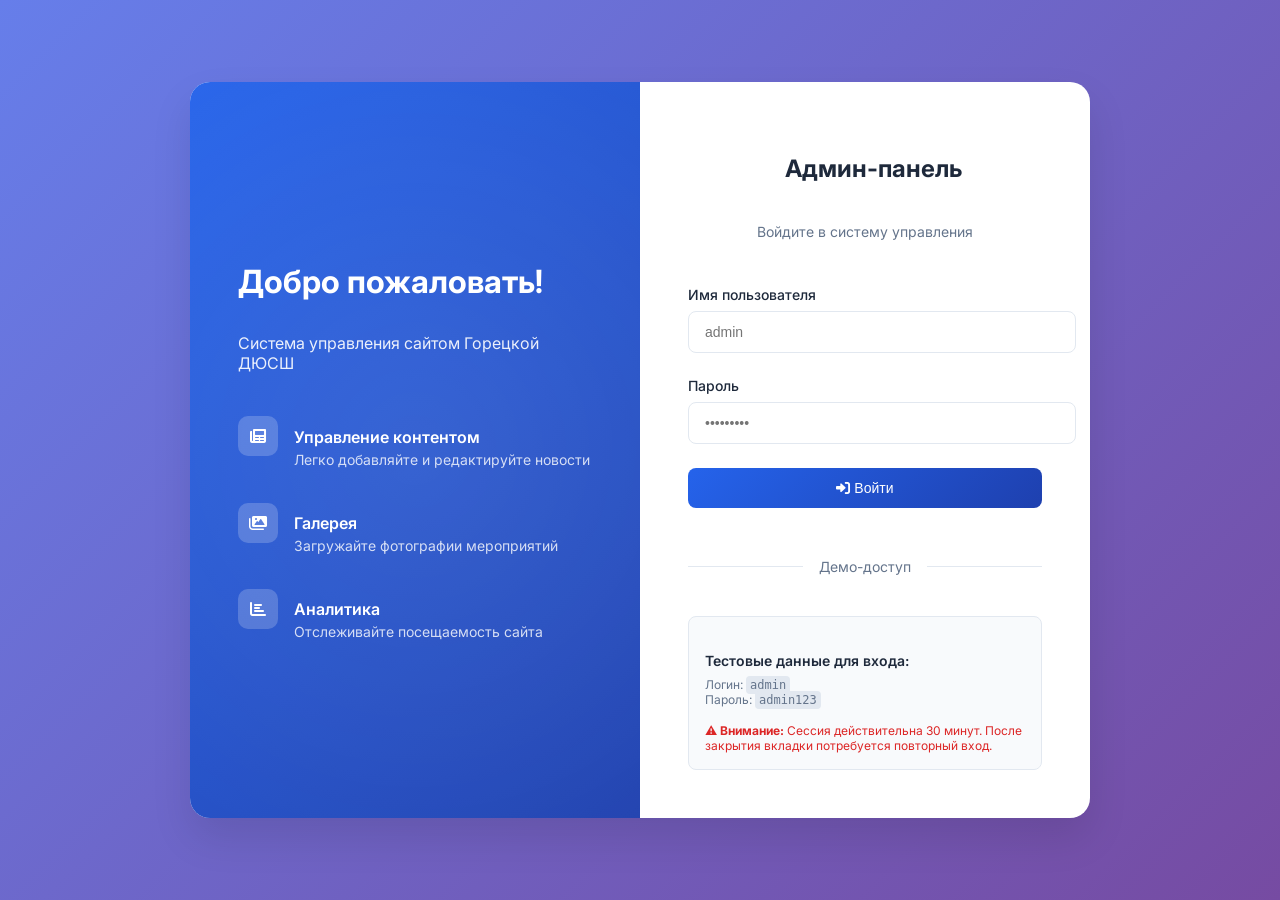
<file: gorki-led-new/admin/index.html>
<!DOCTYPE html>
<html lang="ru">
<head>
    <meta charset="UTF-8">
    <meta name="viewport" content="width=device-width, initial-scale=1.0">
    <title>Административная панель - Горецкая ДЮСШ</title>
    <link href="https://fonts.googleapis.com/css2?family=Inter:wght@300;400;500;600;700&display=swap" rel="stylesheet">
    <link rel="stylesheet" href="https://cdnjs.cloudflare.com/ajax/libs/font-awesome/6.0.0/css/all.min.css">
    <style>
        * {
            margin: 0;
            padding: 0;
            box-sizing: border-box;
        }

        body {
            font-family: 'Inter', sans-serif;
            background: linear-gradient(135deg, #667eea 0%, #764ba2 100%);
            min-height: 100vh;
            display: flex;
            align-items: center;
            justify-content: center;
            padding: 2rem 1rem;
        }

        .admin-container {
            background: rgba(255, 255, 255, 0.96);
            border: 1px solid rgba(255, 255, 255, 0.7);
            border-radius: 24px;
            box-shadow: 0 30px 60px rgba(15, 23, 42, 0.18);
            backdrop-filter: blur(6px);
            padding: 3rem;
            max-width: 1080px;
            width: min(1080px, 100%);
            text-align: left;
        }

        .admin-header {
            margin-bottom: 2.5rem;
            border-bottom: 1px solid #e2e8f0;
            padding-bottom: 1.25rem;
        }

        .admin-logo {
            display: flex;
            align-items: center;
            justify-content: flex-start;
            gap: 1rem;
            margin-bottom: 1rem;
        }

        .admin-logo i {
            font-size: 3rem;
            color: #2563eb;
        }

        .admin-logo h1 {
            font-size: 2rem;
            font-weight: 700;
            color: #1e293b;
        }

        .admin-subtitle {
            color: #64748b;
            font-size: 1rem;
            margin-bottom: 0;
        }

        .admin-features {
            display: grid;
            grid-template-columns: repeat(auto-fit, minmax(200px, 1fr));
            gap: 1rem;
            margin-bottom: 2rem;
        }

        .feature-card {
            background: #f8fafc;
            border: 1px solid #e2e8f0;
            border-radius: 12px;
            padding: 1.5rem;
            text-align: left;
            transition: all 0.3s ease;
            cursor: pointer;
        }

        .feature-card:hover {
            transform: translateY(-5px);
            border-color: #93c5fd;
            box-shadow: 0 12px 28px rgba(37, 99, 235, 0.18);
        }

        .feature-icon {
            width: 60px;
            height: 60px;
            background: linear-gradient(135deg, #2563eb, #1e40af);
            border-radius: 50%;
            display: flex;
            align-items: center;
            justify-content: center;
            margin: 0 0 1rem;
            color: white;
            font-size: 1.5rem;
        }

        .feature-card h3 {
            font-size: 1.125rem;
            font-weight: 600;
            color: #1e293b;
            margin-bottom: 0.5rem;
        }

        .feature-card p {
            color: #64748b;
            font-size: 0.875rem;
        }

        .admin-actions {
            display: grid;
            grid-template-columns: repeat(auto-fit, minmax(190px, 1fr));
            gap: 0.75rem;
        }

        .admin-btn {
            display: inline-flex;
            align-items: center;
            justify-content: center;
            gap: 0.5rem;
            padding: 0.75rem 1.5rem;
            background: linear-gradient(135deg, #2563eb, #1e40af);
            color: white;
            border: none;
            border-radius: 8px;
            font-weight: 500;
            cursor: pointer;
            transition: all 0.3s ease;
            text-decoration: none;
        }

        .admin-btn:hover {
            transform: translateY(-2px);
            box-shadow: 0 8px 18px rgba(37, 99, 235, 0.28);
        }

        .admin-btn.secondary {
            background: #64748b;
        }

        .admin-btn.secondary:hover {
            box-shadow: 0 4px 12px rgba(100, 116, 139, 0.3);
        }

        .admin-info {
            background: #f0fdf4;
            border: 1px solid #bbf7d0;
            border-radius: 12px;
            padding: 1.25rem;
            margin-top: 2rem;
        }

        .admin-status {
            display: flex;
            flex-wrap: wrap;
            gap: 0.5rem;
            margin-bottom: 1rem;
        }

        .status-chip {
            display: inline-flex;
            align-items: center;
            gap: 0.375rem;
            font-size: 0.8rem;
            font-weight: 600;
            color: #0f766e;
            background: #ccfbf1;
            border: 1px solid #99f6e4;
            border-radius: 999px;
            padding: 0.3rem 0.65rem;
        }

        .debug-tools {
            margin-top: 1rem;
            padding-top: 1rem;
            border-top: 1px dashed #a7f3d0;
        }

        .debug-tools summary {
            cursor: pointer;
            color: #065f46;
            font-weight: 600;
            margin-bottom: 0.5rem;
        }

        .debug-tools button {
            padding: 0.5rem 0.75rem;
            margin: 0.25rem;
            color: white;
            border: none;
            border-radius: 6px;
            cursor: pointer;
        }

        .admin-info h4 {
            color: #16a34a;
            font-size: 1rem;
            font-weight: 600;
            margin-bottom: 0.5rem;
        }

        .admin-info p {
            color: #15803d;
            font-size: 0.875rem;
            margin: 0;
        }

        .admin-info code {
            background: #dcfce7;
            padding: 0.125rem 0.25rem;
            border-radius: 4px;
            font-family: monospace;
        }

        .logout-btn {
            position: absolute;
            top: 2rem;
            right: 2rem;
            background: rgba(255, 255, 255, 0.2);
            border: 1px solid rgba(255, 255, 255, 0.3);
            color: white;
            padding: 0.5rem 1rem;
            border-radius: 8px;
            cursor: pointer;
            transition: all 0.3s ease;
            text-decoration: none;
            display: inline-flex;
            align-items: center;
            gap: 0.5rem;
        }

        .logout-btn:hover {
            background: rgba(255, 255, 255, 0.3);
        }

        @media (max-width: 768px) {
            .admin-container {
                padding: 2rem;
                margin: 0.5rem;
            }
            
            .admin-features {
                grid-template-columns: 1fr;
            }
            
            .admin-actions {
                grid-template-columns: 1fr;
            }

            .admin-logo h1 {
                font-size: 1.5rem;
            }
        }

        /* Стили для модального окна */
        .modal {
            display: none;
            position: fixed;
            z-index: 1000;
            left: 0;
            top: 0;
            width: 100%;
            height: 100%;
            background-color: rgba(0, 0, 0, 0.5);
            backdrop-filter: blur(5px);
        }

        .modal.active {
            display: flex;
            align-items: center;
            justify-content: center;
        }

        .modal-content {
            background: white;
            border-radius: 16px;
            width: 90%;
            max-width: 900px;
            max-height: 90vh;
            overflow: hidden;
            box-shadow: 0 25px 50px rgba(0, 0, 0, 0.2);
            display: flex;
            flex-direction: column;
        }

        .modal-header {
            padding: 1.5rem;
            border-bottom: 1px solid #e2e8f0;
            display: flex;
            justify-content: space-between;
            align-items: center;
            background: #f8fafc;
        }

        .modal-header h3 {
            margin: 0;
            color: #1e293b;
            font-size: 1.25rem;
            display: flex;
            align-items: center;
            gap: 0.5rem;
        }

        .modal-close {
            background: none;
            border: none;
            font-size: 1.25rem;
            color: #64748b;
            cursor: pointer;
            padding: 0.5rem;
            border-radius: 8px;
            transition: all 0.3s ease;
        }

        .modal-close:hover {
            background: #e2e8f0;
            color: #1e293b;
        }

        .modal-body {
            padding: 1.5rem;
            overflow-y: auto;
            flex: 1;
        }

        .modal-footer {
            padding: 1.5rem;
            border-top: 1px solid #e2e8f0;
            display: flex;
            gap: 1rem;
            justify-content: flex-end;
            background: #f8fafc;
        }

        /* Стили для загрузки */
        .upload-section {
            margin-bottom: 2rem;
        }

        .upload-area {
            border: 2px dashed #cbd5e1;
            border-radius: 12px;
            padding: 3rem;
            text-align: center;
            transition: all 0.3s ease;
            cursor: pointer;
            background: #f8fafc;
        }

        .upload-area:hover,
        .upload-area.dragover {
            border-color: #2563eb;
            background: #eff6ff;
        }

        .upload-content i {
            font-size: 3rem;
            color: #2563eb;
            margin-bottom: 1rem;
        }

        .upload-content h4 {
            color: #1e293b;
            margin-bottom: 0.5rem;
        }

        .upload-content p {
            color: #64748b;
            margin-bottom: 1.5rem;
        }

        .upload-btn {
            background: linear-gradient(135deg, #2563eb, #1e40af);
            color: white;
            border: none;
            padding: 0.75rem 1.5rem;
            border-radius: 8px;
            cursor: pointer;
            font-weight: 500;
            transition: all 0.3s ease;
            display: inline-flex;
            align-items: center;
            gap: 0.5rem;
        }

        .upload-btn:hover {
            transform: translateY(-2px);
            box-shadow: 0 4px 12px rgba(37, 99, 235, 0.3);
        }

        /* Стили для предпросмотра галереи */
        .gallery-section h4 {
            color: #1e293b;
            margin-bottom: 1rem;
            font-size: 1.125rem;
        }

        .gallery-preview {
            display: grid;
            grid-template-columns: repeat(auto-fill, minmax(150px, 1fr));
            gap: 1rem;
            min-height: 200px;
        }

        .gallery-item-preview {
            position: relative;
            border-radius: 8px;
            overflow: hidden;
            background: #f1f5f9;
            aspect-ratio: 1;
        }

        .gallery-item-preview img {
            width: 100%;
            height: 100%;
            object-fit: cover;
        }

        .gallery-item-preview .delete-btn {
            position: absolute;
            top: 0.5rem;
            right: 0.5rem;
            background: rgba(239, 68, 68, 0.9);
            color: white;
            border: none;
            border-radius: 50%;
            width: 2rem;
            height: 2rem;
            cursor: pointer;
            display: flex;
            align-items: center;
            justify-content: center;
            opacity: 0;
            transition: opacity 0.3s ease;
        }

        .gallery-item-preview:hover .delete-btn {
            opacity: 1;
        }

        .gallery-item-preview .delete-btn:hover {
            background: #dc2626;
        }

        .empty-gallery {
            grid-column: 1 / -1;
            text-align: center;
            padding: 3rem;
            color: #64748b;
        }

        .empty-gallery i {
            font-size: 3rem;
            margin-bottom: 1rem;
            opacity: 0.5;
        }

        /* Стили для главного экрана */
        .current-hero-section {
            margin-bottom: 2rem;
        }

        .section-header {
            display: flex;
            justify-content: space-between;
            align-items: center;
            margin-bottom: 1rem;
        }

        .current-hero-section h4,
        .upload-section h4 {
            color: #1e293b;
            margin-bottom: 1rem;
            font-size: 1.125rem;
        }

        .delete-hero-btn {
            background: linear-gradient(135deg, #ef4444, #dc2626);
            color: white;
            border: none;
            padding: 0.5rem 1rem;
            border-radius: 8px;
            cursor: pointer;
            font-weight: 500;
            font-size: 0.875rem;
            transition: all 0.3s ease;
            display: inline-flex;
            align-items: center;
            gap: 0.5rem;
        }

        .delete-hero-btn:hover {
            transform: translateY(-2px);
            box-shadow: 0 4px 12px rgba(239, 68, 68, 0.3);
        }

        .current-hero-preview {
            border: 2px solid #e2e8f0;
            border-radius: 12px;
            overflow: hidden;
            height: 300px;
            background: #f8fafc;
            display: flex;
            align-items: center;
            justify-content: center;
        }

        .no-hero-image {
            text-align: center;
            color: #64748b;
        }

        .no-hero-image i {
            font-size: 3rem;
            margin-bottom: 1rem;
            opacity: 0.5;
        }

        .current-hero-preview img {
            width: 100%;
            height: 100%;
            object-fit: cover;
        }

        .preview-section {
            margin-top: 2rem;
        }

        .hero-preview {
            border: 2px solid #e2e8f0;
            border-radius: 12px;
            overflow: hidden;
            height: 300px;
            background: #f8fafc;
        }

        .hero-preview img {
            width: 100%;
            height: 100%;
            object-fit: cover;
        }

        /* Унификация форм и карточек в модалках */
        .modal-body label {
            display: block !important;
            margin-bottom: 0.5rem !important;
            font-weight: 600 !important;
            color: #334155 !important;
            font-size: 0.9rem;
        }

        .modal-body input[type="text"],
        .modal-body textarea,
        .modal-body select {
            width: 100% !important;
            padding: 0.65rem 0.75rem !important;
            border: 1px solid #cbd5e1 !important;
            border-radius: 8px !important;
            font: inherit;
            color: #0f172a;
            background: #fff;
            transition: border-color 0.2s ease, box-shadow 0.2s ease;
        }

        .modal-body input[type="text"]:focus,
        .modal-body textarea:focus,
        .modal-body select:focus {
            border-color: #3b82f6 !important;
            box-shadow: 0 0 0 3px rgba(59, 130, 246, 0.14);
            outline: none;
        }

        .news-form-section,
        .prices-section,
        .contacts-section,
        .about-form-section {
            background: #f8fafc;
            border: 1px solid #e2e8f0;
            border-radius: 12px;
            padding: 1rem;
        }

        .news-list-section {
            margin-top: 1rem;
            background: #fff;
            border: 1px solid #e2e8f0;
            border-radius: 12px;
            padding: 1rem;
        }

        #newsList > div,
        #pricesList > div,
        #contactsList > div {
            border-radius: 10px !important;
            border-color: #dbe3ee !important;
            background: #fff;
        }

        #newsList .admin-btn,
        #pricesList .admin-btn,
        #contactsList .admin-btn {
            padding: 0.45rem 0.7rem !important;
            font-size: 0.8rem !important;
            border-radius: 7px !important;
        }

        .modal-body .admin-btn {
            min-height: 38px;
        }

        .modal-footer {
            flex-wrap: wrap;
        }

        .modal-footer .admin-btn {
            min-width: 170px;
        }

        .modal-body::-webkit-scrollbar {
            width: 10px;
        }

        .modal-body::-webkit-scrollbar-thumb {
            background: #cbd5e1;
            border-radius: 10px;
            border: 2px solid #f8fafc;
        }

        @media (max-width: 768px) {
            .modal-content {
                width: 96%;
                max-height: 94vh;
            }

            .modal-header,
            .modal-body,
            .modal-footer {
                padding: 1rem;
            }

            .modal-footer .admin-btn {
                min-width: 0;
                flex: 1;
            }

            .section-header {
                flex-direction: column;
                align-items: stretch;
                gap: 0.75rem;
            }

            [style*="grid-template-columns: repeat(3, 1fr)"] {
                grid-template-columns: 1fr !important;
            }
        }

        /* ===== Полный редизайн: светлая тема ===== */
        :root {
            --bg-main: #f3f6fb;
            --bg-soft: #f8fafd;
            --surface: #ffffff;
            --surface-2: #f7f9fc;
            --text-main: #0f172a;
            --text-muted: #64748b;
            --primary: #2563eb;
            --primary-hover: #1d4ed8;
            --border: #dbe6f2;
            --shadow-soft: 0 10px 25px rgba(15, 23, 42, 0.08);
            --shadow-card: 0 6px 18px rgba(37, 99, 235, 0.12);
        }

        body {
            background: radial-gradient(circle at 10% 0%, #e9f1ff 0%, var(--bg-main) 45%, #edf2f8 100%) !important;
            color: var(--text-main);
            align-items: flex-start !important;
        }

        .logout-btn {
            background: var(--surface) !important;
            color: #1e40af !important;
            border: 1px solid #bfdbfe !important;
            box-shadow: var(--shadow-soft);
        }

        .logout-btn:hover {
            background: #eff6ff !important;
        }

        .admin-container {
            margin-top: 3.5rem;
            background: var(--surface) !important;
            border: 1px solid var(--border) !important;
            box-shadow: 0 24px 50px rgba(15, 23, 42, 0.1) !important;
        }

        .admin-header {
            background: linear-gradient(180deg, #f8fbff 0%, #ffffff 100%);
            border-radius: 16px;
            padding: 1.25rem 1.25rem 1rem;
            border: 1px solid #e4edf8;
        }

        .admin-logo i {
            width: 54px;
            height: 54px;
            display: inline-flex;
            align-items: center;
            justify-content: center;
            border-radius: 14px;
            font-size: 1.7rem !important;
            color: #2563eb !important;
            background: #dbeafe;
        }

        .admin-logo h1 {
            font-size: 1.75rem !important;
            letter-spacing: -0.02em;
        }

        .admin-subtitle {
            color: var(--text-muted) !important;
            font-size: 0.95rem !important;
        }

        .feature-card {
            background: linear-gradient(180deg, #ffffff 0%, #f8fbff 100%) !important;
            border: 1px solid #dce8f6 !important;
            box-shadow: 0 2px 8px rgba(15, 23, 42, 0.03);
        }

        .feature-card:hover {
            transform: translateY(-4px) !important;
            box-shadow: var(--shadow-card) !important;
            border-color: #bfdbfe !important;
        }

        .feature-icon {
            background: linear-gradient(135deg, #3b82f6, #2563eb) !important;
            box-shadow: 0 8px 14px rgba(37, 99, 235, 0.25);
        }

        .feature-card h3 {
            font-size: 1.02rem !important;
        }

        .feature-card p {
            color: #6b7280 !important;
        }

        .admin-btn,
        .upload-btn {
            background: linear-gradient(135deg, var(--primary), #1e40af) !important;
            border: 1px solid transparent !important;
            border-radius: 10px !important;
            font-weight: 600 !important;
            letter-spacing: 0.01em;
        }

        .admin-btn:hover,
        .upload-btn:hover {
            background: linear-gradient(135deg, var(--primary-hover), #1e3a8a) !important;
            box-shadow: 0 10px 16px rgba(37, 99, 235, 0.22) !important;
            transform: translateY(-1px) !important;
        }

        .admin-btn.secondary {
            background: #eef2f7 !important;
            color: #334155 !important;
            border-color: #d8e1ec !important;
        }

        .admin-btn.secondary:hover {
            background: #e2e8f0 !important;
            box-shadow: none !important;
        }

        .admin-info {
            background: linear-gradient(180deg, #f7fbff 0%, #f9fffc 100%) !important;
            border: 1px solid #cfe7da !important;
            box-shadow: inset 0 1px 0 rgba(255, 255, 255, 0.9);
        }

        .status-chip {
            background: #e6f7ef !important;
            border-color: #b7ebd0 !important;
            color: #166534 !important;
        }

        .modal {
            background: rgba(15, 23, 42, 0.35) !important;
            backdrop-filter: blur(7px) !important;
        }

        .modal-content {
            border: 1px solid #dbe7f5;
            background: #ffffff !important;
            border-radius: 18px !important;
            box-shadow: 0 28px 70px rgba(15, 23, 42, 0.2) !important;
        }

        .modal-header {
            background: linear-gradient(180deg, #f8fbff 0%, #f3f8ff 100%) !important;
            border-bottom-color: #dce7f4 !important;
        }

        .modal-header h3 {
            color: #1e3a8a !important;
            font-weight: 700 !important;
        }

        .modal-body {
            background: #fbfdff;
        }

        .modal-footer {
            background: #f7faff !important;
            border-top-color: #dde8f4 !important;
        }

        .upload-area {
            background: #f8fbff !important;
            border-color: #c7d9ef !important;
        }

        .upload-area:hover,
        .upload-area.dragover {
            background: #eef6ff !important;
            border-color: #60a5fa !important;
        }

        .gallery-item-preview,
        .hero-preview,
        .current-hero-preview {
            border: 1px solid #dbe7f4;
            background: #f8fbff !important;
        }

        .news-form-section,
        .prices-section,
        .contacts-section,
        .about-form-section,
        .news-list-section {
            background: linear-gradient(180deg, #ffffff 0%, #f9fbfe 100%) !important;
            border-color: #dce6f3 !important;
        }
    </style>
</head>
<body>
    <a href="../index.html" class="logout-btn">
        <i class="fas fa-arrow-left"></i>
        На сайт
    </a>

    <div class="admin-container">
        <div class="admin-header">
            <div class="admin-logo">
                <i class="fas fa-hockey-sticks"></i>
                <h1>Административная панель</h1>
            </div>
            <p class="admin-subtitle">Система управления сайтом Горецкой ДЮСШ</p>
        </div>

        <div class="admin-features">
            <div class="feature-card" onclick="openHeroModal()" role="button" tabindex="0">
                <div class="feature-icon">
                    <i class="fas fa-home"></i>
                </div>
                <h3>Главный экран</h3>
                <p>Настройка фонового изображения</p>
            </div>

            <div class="feature-card" onclick="openNewsModal()" role="button" tabindex="0">
                <div class="feature-icon">
                    <i class="fas fa-newspaper"></i>
                </div>
                <h3>Новости</h3>
                <p>Управление новостями и объявлениями</p>
            </div>

            <div class="feature-card" onclick="openGalleryModal()" role="button" tabindex="0">
                <div class="feature-icon">
                    <i class="fas fa-images"></i>
                </div>
                <h3>Галерея</h3>
                <p>Загрузка и управление фотографиями</p>
            </div>

            <div class="feature-card" onclick="openPricesModal()" role="button" tabindex="0">
                <div class="feature-icon">
                    <i class="fas fa-dollar-sign"></i>
                </div>
                <h3>Цены</h3>
                <p>Настройка стоимости услуг</p>
            </div>

            <div class="feature-card" onclick="openAboutModal()" role="button" tabindex="0">
                <div class="feature-icon">
                    <i class="fas fa-info-circle"></i>
                </div>
                <h3>О нас</h3>
                <p>Редактирование информации о спортивной школе</p>
            </div>

            <div class="feature-card" onclick="openContactsModal()" role="button" tabindex="0">
                <div class="feature-icon">
                    <i class="fas fa-address-book"></i>
                </div>
                <h3>Контакты</h3>
                <p>Редактирование контактной информации</p>
            </div>
        </div>

        <div class="admin-actions">
            <button class="admin-btn" onclick="openHeroModal()">
                <i class="fas fa-home"></i>
                Главный экран
            </button>
            <button class="admin-btn" onclick="openNewsModal()">
                <i class="fas fa-newspaper"></i>
                Управление новостями
            </button>
            <button class="admin-btn" onclick="openGalleryModal()">
                <i class="fas fa-images"></i>
                Галерея
            </button>
            <button class="admin-btn" onclick="openPricesModal()">
                <i class="fas fa-dollar-sign"></i>
                Цены
            </button>
            <button class="admin-btn" onclick="openAboutModal()">
                <i class="fas fa-info-circle"></i>
                О нас
            </button>
            <button class="admin-btn" onclick="openContactsModal()">
                <i class="fas fa-address-book"></i>
                Контакты
            </button>
        </div>

        <div class="admin-info">
            <h4>🎉 Добро пожаловать в административную панель!</h4>
            <div class="admin-status">
                <span class="status-chip"><i class="fas fa-shield-alt"></i> Режим администратора</span>
                <span class="status-chip"><i class="fas fa-check-circle"></i> Панель активна</span>
            </div>
            <p>
                Вы успешно вошли в систему управления сайтом. Здесь вы можете управлять контентом, 
                загружать фотографии, обновлять цены и редактировать контактную информацию.
            </p>
            <p>
                <strong>Текущий пользователь:</strong> Администратор<br>
                <strong>Время входа:</strong> <span id="login-time"></span>
            </p>
            
            <!-- Тестовая кнопка -->
            <div style="margin-top: 1rem; padding: 1rem; background: #f0f9ff; border-radius: 8px; border: 1px solid #0ea5e9;">
                <h5 style="margin-bottom: 0.5rem; color: #0ea5e9;">🧪 Тест кнопок</h5>
                <button onclick="testButtons()" style="padding: 0.5rem 1rem; background: #0ea5e9; color: white; border: none; border-radius: 4px; cursor: pointer; margin-right: 0.5rem;">
                    Проверить кнопки
                </button>
                <button onclick="testNewsButton()" style="padding: 0.5rem 1rem; background: #10b981; color: white; border: none; border-radius: 4px; cursor: pointer; margin-right: 0.5rem;">
                    Тест новостей
                </button>
                <button onclick="testAboutButton()" style="padding: 0.5rem 1rem; background: #f59e0b; color: white; border: none; border-radius: 4px; cursor: pointer;">
                    Тест "О нас"
                </button>
                <div id="test-output" style="margin-top: 0.5rem; font-family: monospace; font-size: 0.875rem; color: #059669;"></div>
            </div>
            <details class="debug-tools">
                <summary>🔧 Инструменты диагностики</summary>
                <button onclick="testFunctions()" style="background: #0ea5e9;">Проверить функции</button>
                <button onclick="testNews()" style="background: #10b981;">Тест новостей</button>
                <button onclick="testAbout()" style="background: #f59e0b;">Тест "О нас"</button>
                <div id="test-output" style="margin-top: 0.5rem; font-family: monospace; font-size: 0.875rem;"></div>
            </details>
        </div>
    </div>

    <!-- Модальное окно галереи -->
    <div id="galleryModal" class="modal">
        <div class="modal-content">
            <div class="modal-header">
                <h3><i class="fas fa-images"></i> Управление галереей</h3>
                <button class="modal-close" onclick="closeGalleryModal()">
                    <i class="fas fa-times"></i>
                </button>
            </div>
            
            <div class="modal-body">
                <!-- Область загрузки -->
                <div class="upload-section">
                    <div class="upload-area" id="uploadArea">
                        <div class="upload-content">
                            <i class="fas fa-cloud-upload-alt"></i>
                            <h4>Перетащите фотографии сюда</h4>
                            <p>или нажмите для выбора файлов</p>
                            <input type="file" id="fileInput" multiple accept="image/*" hidden>
                            <button class="upload-btn" onclick="document.getElementById('fileInput').click()">
                                <i class="fas fa-folder-open"></i>
                                Выбрать файлы
                            </button>
                        </div>
                    </div>
                </div>

                <!-- Предпросмотр загруженных фотографий -->
                <div class="gallery-section">
                    <h4>Загруженные фотографии</h4>
                    <div class="gallery-preview" id="galleryPreview">
                        <!-- Фотографии будут добавлены динамически -->
                    </div>
                </div>
            </div>
            
            <div class="modal-footer">
                <button class="admin-btn secondary" onclick="closeGalleryModal()">
                    <i class="fas fa-times"></i>
                    Закрыть
                </button>
                <button class="admin-btn" onclick="saveGallery()">
                    <i class="fas fa-save"></i>
                    Сохранить изменения
                </button>
            </div>
        </div>
    </div>

    <!-- Модальное окно главного экрана -->
    <div id="heroModal" class="modal">
        <div class="modal-content">
            <div class="modal-header">
                <h3><i class="fas fa-home"></i> Управление главным экраном</h3>
                <button class="modal-close" onclick="closeHeroModal()">
                    <i class="fas fa-times"></i>
                </button>
            </div>
            
            <div class="modal-body">
                <!-- Текущее изображение -->
                <div class="current-hero-section">
                    <div class="section-header">
                        <h4>Текущее фоновое изображение</h4>
                        <button class="delete-hero-btn" id="deleteHeroBtn" onclick="deleteHeroImage()" style="display: none;">
                            <i class="fas fa-trash"></i>
                            Удалить изображение
                        </button>
                    </div>
                    <div class="current-hero-preview" id="currentHeroPreview">
                        <div class="no-hero-image">
                            <i class="fas fa-image"></i>
                            <p>Фоновое изображение не установлено</p>
                        </div>
                    </div>
                </div>

                <!-- Область загрузки нового изображения -->
                <div class="upload-section">
                    <h4>Загрузить новое изображение</h4>
                    <div class="upload-area" id="heroUploadArea">
                        <div class="upload-content">
                            <i class="fas fa-cloud-upload-alt"></i>
                            <h4>Перетащите изображение сюда</h4>
                            <p>или нажмите для выбора файла</p>
                            <input type="file" id="heroFileInput" accept="image/*" hidden>
                            <button class="upload-btn" onclick="document.getElementById('heroFileInput').click()">
                                <i class="fas fa-folder-open"></i>
                                Выбрать файл
                            </button>
                        </div>
                    </div>
                </div>

                <!-- Предпросмотр нового изображения -->
                <div class="preview-section" id="heroPreviewSection" style="display: none;">
                    <h4>Предпросмотр нового изображения</h4>
                    <div class="hero-preview" id="heroPreview">
                        <!-- Предпросмотр будет добавлен динамически -->
                    </div>
                </div>
            </div>
            
            <div class="modal-footer">
                <button class="admin-btn secondary" onclick="closeHeroModal()">
                    <i class="fas fa-times"></i>
                    Закрыть
                </button>
                <button class="admin-btn" onclick="saveHeroImage()">
                    <i class="fas fa-save"></i>
                    Сохранить изображение
                </button>
            </div>
        </div>
    </div>

    <!-- Модальное окно новостей -->
    <div id="newsModal" class="modal">
        <div class="modal-content">
            <div class="modal-header">
                <h3><i class="fas fa-newspaper"></i> Управление новостями</h3>
                <button class="modal-close" onclick="closeNewsModal()">
                    <i class="fas fa-times"></i>
                </button>
            </div>
            
            <div class="modal-body">
                <!-- Форма добавления новости -->
                <div class="news-form-section">
                    <h4>Добавить новость</h4>
                    <form id="newsForm">
                        <div style="margin-bottom: 1rem;">
                            <label style="display: block; margin-bottom: 0.5rem; font-weight: 500;">Заголовок</label>
                            <input type="text" id="newsTitle" style="width: 100%; padding: 0.5rem; border: 1px solid #e2e8f0; border-radius: 4px;" required>
                        </div>
                        <div style="margin-bottom: 1rem;">
                            <label style="display: block; margin-bottom: 0.5rem; font-weight: 500;">Содержание</label>
                            <textarea id="newsContent" rows="4" style="width: 100%; padding: 0.5rem; border: 1px solid #e2e8f0; border-radius: 4px; resize: vertical;" required></textarea>
                        </div>
                        <div style="margin-bottom: 1rem;">
                            <label style="display: block; margin-bottom: 0.5rem; font-weight: 500;">Краткое описание</label>
                            <input type="text" id="newsExcerpt" style="width: 100%; padding: 0.5rem; border: 1px solid #e2e8f0; border-radius: 4px;">
                        </div>
                        <div style="display: flex; gap: 0.5rem;">
                            <button type="submit" class="admin-btn">
                                <i class="fas fa-plus"></i>
                                Добавить новость
                            </button>
                            <button type="button" class="admin-btn secondary" onclick="cancelEditNews()" id="cancelEditBtn" style="display: none;">
                                <i class="fas fa-times"></i>
                                Отменить
                            </button>
                        </div>
                    </form>
                </div>

                <!-- Список новостей -->
                <div class="news-list-section">
                    <h4>Существующие новости</h4>
                    <div id="newsList" style="max-height: 300px; overflow-y: auto;">
                        <!-- Новости будут добавлены динамически -->
                    </div>
                </div>
            </div>
            
            <div class="modal-footer">
                <button class="admin-btn secondary" onclick="closeNewsModal()">
                    <i class="fas fa-times"></i>
                    Закрыть
                </button>
                <button class="admin-btn" onclick="saveAllNews()">
                    <i class="fas fa-save"></i>
                    Сохранить изменения
                </button>
            </div>
        </div>
    </div>

    <!-- Модальное окно цен -->
    <div id="pricesModal" class="modal">
        <div class="modal-content">
            <div class="modal-header">
                <h3><i class="fas fa-dollar-sign"></i> Управление ценами</h3>
                <button class="modal-close" onclick="closePricesModal()">
                    <i class="fas fa-times"></i>
                </button>
            </div>
            
            <div class="modal-body">
                <div class="prices-section">
                    <h4>Настройка стоимости услуг</h4>
                    <div id="pricesList">
                        <!-- Цены будут добавлены динамически -->
                    </div>
                    <button class="admin-btn" onclick="addPriceItem()" style="margin-top: 1rem;">
                        <i class="fas fa-plus"></i>
                        Добавить услугу
                    </button>
                </div>
            </div>
            
            <div class="modal-footer">
                <button class="admin-btn secondary" onclick="closePricesModal()">
                    <i class="fas fa-times"></i>
                    Закрыть
                </button>
                <button class="admin-btn" onclick="savePrices()">
                    <i class="fas fa-save"></i>
                    Сохранить изменения
                </button>
            </div>
        </div>
    </div>

    <!-- Модальное окно контактов -->
    <div id="contactsModal" class="modal">
        <div class="modal-content">
            <div class="modal-header">
                <h3><i class="fas fa-address-book"></i> Управление контактами</h3>
                <button class="modal-close" onclick="closeContactsModal()">
                    <i class="fas fa-times"></i>
                </button>
            </div>
            
            <div class="modal-body">
                <div class="contacts-section">
                    <h4>Редактирование контактной информации</h4>
                    <div id="contactsList">
                        <!-- Контакты будут добавлены динамически -->
                    </div>
                    <button class="admin-btn" onclick="addContactItem()" style="margin-top: 1rem;">
                        <i class="fas fa-plus"></i>
                        Добавить контакт
                    </button>
                </div>
            </div>
            
            <div class="modal-footer">
                <button class="admin-btn secondary" onclick="closeContactsModal()">
                    <i class="fas fa-times"></i>
                    Закрыть
                </button>
                <button class="admin-btn" onclick="saveContacts()">
                    <i class="fas fa-save"></i>
                    Сохранить изменения
                </button>
            </div>
        </div>
    </div>

    <!-- Модальное окно "О нас" -->
    <div id="aboutModal" class="modal">
        <div class="modal-content">
            <div class="modal-header">
                <h3><i class="fas fa-info-circle"></i> Управление разделом "О нас"</h3>
                <button class="modal-close" onclick="closeAboutModal()">
                    <i class="fas fa-times"></i>
                </button>
            </div>
            
            <div class="modal-body">
                <div class="about-form-section">
                    <h4>Редактирование информации о спортивной школе</h4>
                    <form id="aboutForm">
                        <div style="margin-bottom: 1rem;">
                            <label style="display: block; margin-bottom: 0.5rem; font-weight: 500;">Заголовок раздела</label>
                            <input type="text" id="aboutTitle" style="width: 100%; padding: 0.5rem; border: 1px solid #e2e8f0; border-radius: 4px;" required>
                        </div>
                        <div style="margin-bottom: 1rem;">
                            <label style="display: block; margin-bottom: 0.5rem; font-weight: 500;">Подзаголовок</label>
                            <input type="text" id="aboutSubtitle" style="width: 100%; padding: 0.5rem; border: 1px solid #e2e8f0; border-radius: 4px;" required>
                        </div>
                        <div style="margin-bottom: 1rem;">
                            <label style="display: block; margin-bottom: 0.5rem; font-weight: 500;">Основное описание</label>
                            <textarea id="aboutDescription" rows="4" style="width: 100%; padding: 0.5rem; border: 1px solid #e2e8f0; border-radius: 4px; resize: vertical;" required></textarea>
                        </div>
                        
                        <h5 style="margin: 1.5rem 0 1rem 0;">Статистика</h5>
                        <div style="display: grid; grid-template-columns: repeat(3, 1fr); gap: 1rem; margin-bottom: 1rem;">
                            <div>
                                <label style="display: block; margin-bottom: 0.5rem; font-weight: 500;">Лет работы</label>
                                <input type="text" id="aboutYears" style="width: 100%; padding: 0.5rem; border: 1px solid #e2e8f0; border-radius: 4px;" required>
                            </div>
                            <div>
                                <label style="display: block; margin-bottom: 0.5rem; font-weight: 500;">Воспитанников</label>
                                <input type="text" id="aboutStudents" style="width: 100%; padding: 0.5rem; border: 1px solid #e2e8f0; border-radius: 4px;" required>
                            </div>
                            <div>
                                <label style="display: block; margin-bottom: 0.5rem; font-weight: 500;">Видов спорта</label>
                                <input type="text" id="aboutSports" style="width: 100%; padding: 0.5rem; border: 1px solid #e2e8f0; border-radius: 4px;" required>
                            </div>
                        </div>
                        
                        <div style="display: flex; gap: 0.5rem;">
                            <button type="submit" class="admin-btn">
                                <i class="fas fa-save"></i>
                                Сохранить изменения
                            </button>
                            <button type="button" class="admin-btn secondary" onclick="resetAboutForm()">
                                <i class="fas fa-undo"></i>
                                Сбросить
                            </button>
                        </div>
                    </form>
                </div>
            </div>
            
            <div class="modal-footer">
                <button class="admin-btn secondary" onclick="closeAboutModal()">
                    <i class="fas fa-times"></i>
                    Закрыть
                </button>
                <button class="admin-btn" onclick="saveAboutData()">
                    <i class="fas fa-save"></i>
                    Сохранить все изменения
                </button>
            </div>
        </div>
    </div>

    <script>
        // Проверка аутентификации - временная сессия
        function checkAuth() {
            const token = sessionStorage.getItem('adminToken');
            if (token !== 'demo-token') {
                console.log('Токен не найден или недействителен, перенаправляем на вход');
                window.location.href = 'login.html';
                return false;
            }
            
            // Проверка времени сессии (30 минут)
            const loginTime = sessionStorage.getItem('loginTime');
            if (loginTime) {
                const now = Date.now();
                const sessionAge = now - parseInt(loginTime);
                const maxAge = 30 * 60 * 1000; // 30 минут
                
                if (sessionAge > maxAge) {
                    console.log('Сессия истекла, требуется повторный вход');
                    sessionStorage.removeItem('adminToken');
                    sessionStorage.removeItem('loginTime');
                    window.location.href = 'login.html';
                    return false;
                }
            }
            
            return true;
        }

        // Установка времени входа
        function setLoginTime() {
            const now = new Date();
            const timeString = now.toLocaleString('ru-RU', {
                day: 'numeric',
                month: 'long',
                year: 'numeric',
                hour: '2-digit',
                minute: '2-digit'
            });
            document.getElementById('login-time').textContent = timeString;
            
            // Сохраняем время входа для проверки сессии
            sessionStorage.setItem('loginTime', Date.now().toString());
        }

        // Выход из системы
        function logout() {
            if (confirm('Вы уверены, что хотите выйти?')) {
                sessionStorage.removeItem('adminToken');
                sessionStorage.removeItem('loginTime');
                window.location.href = 'login.html';
            }
        }

        // Тестовые функции
        function testFunctions() {
            const output = document.getElementById('test-output');
            output.innerHTML = `
                <div>✅ JavaScript работает</div>
                <div>openNewsModal: ${typeof window.openNewsModal}</div>
                <div>openAboutModal: ${typeof window.openAboutModal}</div>
                <div>openGalleryModal: ${typeof window.openGalleryModal}</div>
                <div>openHeroModal: ${typeof window.openHeroModal}</div>
                <div>openPricesModal: ${typeof window.openPricesModal}</div>
                <div>openContactsModal: ${typeof window.openContactsModal}</div>
            `;
        }
        
        function testNews() {
            const output = document.getElementById('test-output');
            try {
                if (typeof window.openNewsModal === 'function') {
                    output.innerHTML = '<div style="color: green;">✅ Функция новостей найдена, пробуем открыть...</div>';
                    window.openNewsModal();
                } else {
                    output.innerHTML = '<div style="color: red;">❌ Функция новостей не найдена</div>';
                }
            } catch (error) {
                output.innerHTML = `<div style="color: red;">❌ Ошибка: ${error.message}</div>`;
            }
        }
        
        function testAbout() {
            const output = document.getElementById('test-output');
            try {
                if (typeof window.openAboutModal === 'function') {
                    output.innerHTML = '<div style="color: green;">✅ Функция "О нас" найдена, пробуем открыть...</div>';
                    window.openAboutModal();
                } else {
                    output.innerHTML = '<div style="color: red;">❌ Функция "О нас" не найдена</div>';
                }
            } catch (error) {
                output.innerHTML = `<div style="color: red;">❌ Ошибка: ${error.message}</div>`;
            }
        }

        // Делаем функции глобальными
        window.openNewsModal = openNewsModal;
        window.openAboutModal = openAboutModal;
        window.openGalleryModal = openGalleryModal;
        window.openHeroModal = openHeroModal;
        window.openPricesModal = openPricesModal;
        window.openContactsModal = openContactsModal;
        
        // Делаем тестовые функции глобальными
        window.testFunctions = testFunctions;
        window.testNews = testNews;
        window.testAbout = testAbout;

        // Управление главным экраном
        let currentHeroImage = null;
        let newHeroImage = null;
        const isHttpContext = window.location.protocol === 'http:' || window.location.protocol === 'https:';

        async function getServerImages(type) {
            if (!isHttpContext) {
                return [];
            }
            try {
                const response = await fetch(`../get_images.php?type=${encodeURIComponent(type)}`);
                if (!response.ok) {
                    throw new Error(`HTTP error! status: ${response.status}`);
                }
                const result = await response.json();
                if (result.success && Array.isArray(result.files)) {
                    return result.files;
                }
            } catch (error) {
                console.log('Ошибка загрузки изображений с сервера:', error.message);
            }
            return [];
        }

        async function uploadImageToServer(file, type) {
            if (!isHttpContext) {
                throw new Error('Серверная загрузка недоступна в file:// режиме');
            }

            const formData = new FormData();
            formData.append('files[]', file, file.name);
            formData.append('type', type);

            const response = await fetch('../upload.php', {
                method: 'POST',
                body: formData
            });
            const result = await response.json();

            if (!result.success || !Array.isArray(result.files) || result.files.length === 0) {
                throw new Error(result.message || 'Не удалось загрузить файл на сервер');
            }

            return result.files[0];
        }

        // Открытие модального окна главного экрана
        async function openHeroModal() {
            document.getElementById('heroModal').classList.add('active');
            await loadHeroImage();
            setupHeroDragAndDrop();
        }

        // Закрытие модального окна главного экрана
        function closeHeroModal() {
            document.getElementById('heroModal').classList.remove('active');
            newHeroImage = null;
            document.getElementById('heroPreviewSection').style.display = 'none';
            document.getElementById('heroFileInput').value = '';
        }

        // Загрузка изображения главного экрана из localStorage
        async function loadHeroImage() {
            const serverImages = await getServerImages('hero');
            if (serverImages && serverImages.length > 0) {
                currentHeroImage = serverImages[0];
                localStorage.setItem('gorkiHeroImage', JSON.stringify(currentHeroImage));
                renderCurrentHeroImage();
                return;
            }

            const stored = localStorage.getItem('gorkiHeroImage');
            currentHeroImage = stored ? JSON.parse(stored) : null;
            renderCurrentHeroImage();
        }

        // Отображение текущего изображения главного экрана
        function renderCurrentHeroImage() {
            const preview = document.getElementById('currentHeroPreview');
            const deleteBtn = document.getElementById('deleteHeroBtn');
            
            if (currentHeroImage) {
                const imageSrc = currentHeroImage.url || currentHeroImage.data;
                preview.innerHTML = `<img src="${imageSrc}" alt="Главный экран">`;
                deleteBtn.style.display = 'inline-flex';
            } else {
                preview.innerHTML = `
                    <div class="no-hero-image">
                        <i class="fas fa-image"></i>
                        <p>Фоновое изображение не установлено</p>
                    </div>
                `;
                deleteBtn.style.display = 'none';
            }
        }

        // Удаление изображения главного экрана
        function deleteHeroImage() {
            if (confirm('Вы уверены, что хотите удалить фоновое изображение? Главный экран вернется к стандартному градиенту.')) {
                localStorage.removeItem('gorkiHeroImage');
                currentHeroImage = null;
                renderCurrentHeroImage();
                
                // Обновляем фон на основном сайте, если он открыт
                if (window.opener && !window.opener.closed) {
                    try {
                        window.opener.updateHeroBackground();
                    } catch (e) {
                        console.log('Не удалось обновить фон на основном сайте');
                    }
                }
                
                alert('Фоновое изображение удалено!');
            }
        }

        // Сохранение изображения главного экрана
        async function saveHeroImage() {
            if (newHeroImage) {
                try {
                    if (isHttpContext) {
                        const uploaded = await uploadImageToServer(newHeroImage.fileObject, 'hero');
                        currentHeroImage = uploaded;
                    } else {
                        currentHeroImage = {
                            name: newHeroImage.name,
                            data: newHeroImage.data,
                            size: newHeroImage.size,
                            type: newHeroImage.type,
                            uploadDate: new Date().toISOString()
                        };
                    }
                    localStorage.setItem('gorkiHeroImage', JSON.stringify(currentHeroImage));
                
                    // Обновляем фон на основном сайте, если он открыт
                    if (window.opener && !window.opener.closed) {
                        try {
                            window.opener.updateHeroBackground();
                        } catch (e) {
                            console.log('Не удалось обновить фон на основном сайте');
                        }
                    }
                
                    alert(isHttpContext ? 'Фоновое изображение успешно сохранено на сервере!' : 'Фоновое изображение сохранено локально.');
                    closeHeroModal();
                } catch (error) {
                    console.error(error);
                    // Fallback на localStorage, если сервер недоступен
                    currentHeroImage = {
                        name: newHeroImage.name,
                        data: newHeroImage.data,
                        size: newHeroImage.size,
                        type: newHeroImage.type,
                        uploadDate: new Date().toISOString()
                    };
                    localStorage.setItem('gorkiHeroImage', JSON.stringify(currentHeroImage));
                    alert('Сервер недоступен, изображение сохранено локально.');
                    closeHeroModal();
                }
            } else {
                alert('Пожалуйста, выберите изображение для сохранения');
            }
        }

        // Drag and Drop для главного экрана
        function setupHeroDragAndDrop() {
            const uploadArea = document.getElementById('heroUploadArea');
            const fileInput = document.getElementById('heroFileInput');

            // Предотвращение стандартного поведения drag and drop
            ['dragenter', 'dragover', 'dragleave', 'drop'].forEach(eventName => {
                uploadArea.addEventListener(eventName, preventDefaults, false);
            });

            // Подсветка области при перетаскивании
            ['dragenter', 'dragover'].forEach(eventName => {
                uploadArea.addEventListener(eventName, () => {
                    uploadArea.classList.add('dragover');
                }, false);
            });

            ['dragleave', 'drop'].forEach(eventName => {
                uploadArea.addEventListener(eventName, () => {
                    uploadArea.classList.remove('dragover');
                }, false);
            });

            // Обработка сброшенных файлов
            uploadArea.addEventListener('drop', handleHeroDrop, false);

            // Обработка выбора файлов через кнопку
            fileInput.addEventListener('change', handleHeroFileSelect, false);

            // Клик по области загрузки
            uploadArea.addEventListener('click', () => {
                fileInput.click();
            });
        }

        function handleHeroDrop(e) {
            const dt = e.dataTransfer;
            const files = dt.files;
            handleHeroFiles(files);
        }

        function handleHeroFileSelect(e) {
            const files = e.target.files;
            handleHeroFiles(files);
        }

        function handleHeroFiles(files) {
            if (files.length > 0) {
                uploadHeroFile(files[0]);
            }
        }

        function uploadHeroFile(file) {
            // Проверка типа файла
            if (!file.type.startsWith('image/')) {
                alert('Пожалуйста, выберите только изображение');
                return;
            }

            // Проверка размера файла (максимум 10MB для главного экрана)
            if (file.size > 10 * 1024 * 1024) {
                alert('Размер файла не должен превышать 10MB');
                return;
            }

            const reader = new FileReader();
            reader.onload = function(e) {
                newHeroImage = {
                    name: file.name,
                    data: e.target.result,
                    fileObject: file,
                    size: file.size,
                    type: file.type,
                    uploadDate: new Date().toISOString()
                };
                
                renderHeroPreview();
            };
            reader.readAsDataURL(file);
        }

        // Отображение предпросмотра нового изображения
        function renderHeroPreview() {
            const previewSection = document.getElementById('heroPreviewSection');
            const preview = document.getElementById('heroPreview');
            
            if (newHeroImage) {
                preview.innerHTML = `<img src="${newHeroImage.data}" alt="Предпросмотр">`;
                previewSection.style.display = 'block';
            } else {
                previewSection.style.display = 'none';
            }
        }

        // Управление галереей
        let uploadedImages = [];

        // Открытие модального окна галереи
        async function openGalleryModal() {
            document.getElementById('galleryModal').classList.add('active');
            await loadGalleryFromStorage();
            renderGallery();
        }

        // Закрытие модального окна галереи
        function closeGalleryModal() {
            document.getElementById('galleryModal').classList.remove('active');
        }

        // Загрузка галереи из localStorage
        async function loadGalleryFromStorage() {
            const serverImages = await getServerImages('gallery');
            if (serverImages && serverImages.length > 0) {
                uploadedImages = serverImages;
                localStorage.setItem('gorkiGallery', JSON.stringify(uploadedImages));
                return;
            }

            const stored = localStorage.getItem('gorkiGallery');
            uploadedImages = stored ? JSON.parse(stored) : [];
        }

        // Сохранение галереи в localStorage
        function saveGalleryToStorage() {
            localStorage.setItem('gorkiGallery', JSON.stringify(uploadedImages));
        }

        // Отображение галереи
        function renderGallery() {
            const preview = document.getElementById('galleryPreview');
            
            if (uploadedImages.length === 0) {
                preview.innerHTML = `
                    <div class="empty-gallery">
                        <i class="fas fa-images"></i>
                        <p>Пока нет загруженных фотографий</p>
                    </div>
                `;
                return;
            }

            preview.innerHTML = uploadedImages.map((image, index) => `
                <div class="gallery-item-preview">
                    <img src="${image.url || image.data}" alt="${image.name}">
                    <button class="delete-btn" onclick="deleteImage(${index})">
                        <i class="fas fa-trash"></i>
                    </button>
                </div>
            `).join('');
        }

        // Удаление изображения
        function deleteImage(index) {
            if (confirm('Удалить эту фотографию?')) {
                uploadedImages.splice(index, 1);
                renderGallery();
            }
        }

        // Сохранение галереи
        function saveGallery() {
            saveGalleryToStorage();
            alert('Галерея синхронизирована.');
            closeGalleryModal();
        }

        // Drag and Drop функционал
        function setupDragAndDrop() {
            const uploadArea = document.getElementById('uploadArea');
            const fileInput = document.getElementById('fileInput');

            // Предотвращение стандартного поведения drag and drop
            ['dragenter', 'dragover', 'dragleave', 'drop'].forEach(eventName => {
                uploadArea.addEventListener(eventName, preventDefaults, false);
                document.body.addEventListener(eventName, preventDefaults, false);
            });

            // Подсветка области при перетаскивании
            ['dragenter', 'dragover'].forEach(eventName => {
                uploadArea.addEventListener(eventName, () => {
                    uploadArea.classList.add('dragover');
                }, false);
            });

            ['dragleave', 'drop'].forEach(eventName => {
                uploadArea.addEventListener(eventName, () => {
                    uploadArea.classList.remove('dragover');
                }, false);
            });

            // Обработка сброшенных файлов
            uploadArea.addEventListener('drop', handleDrop, false);

            // Обработка выбора файлов через кнопку
            fileInput.addEventListener('change', handleFileSelect, false);

            // Клик по области загрузки
            uploadArea.addEventListener('click', () => {
                fileInput.click();
            });
        }

        function preventDefaults(e) {
            e.preventDefault();
            e.stopPropagation();
        }

        function handleDrop(e) {
            const dt = e.dataTransfer;
            const files = dt.files;
            handleFiles(files);
        }

        function handleFileSelect(e) {
            const files = e.target.files;
            handleFiles(files);
        }

        function handleFiles(files) {
            ([...files]).forEach(uploadFile);
        }

        async function uploadFile(file) {
            // Проверка типа файла
            if (!file.type.startsWith('image/')) {
                alert('Пожалуйста, выберите только изображения');
                return;
            }

            // Проверка размера файла (максимум 5MB)
            if (file.size > 5 * 1024 * 1024) {
                alert('Размер файла не должен превышать 5MB');
                return;
            }

            try {
                if (isHttpContext) {
                    const uploaded = await uploadImageToServer(file, 'gallery');
                    uploadedImages.unshift(uploaded);
                } else {
                    const reader = new FileReader();
                    reader.onload = function(e) {
                        uploadedImages.unshift({
                            name: file.name,
                            data: e.target.result,
                            size: file.size,
                            type: file.type,
                            uploadDate: new Date().toISOString()
                        });
                        saveGalleryToStorage();
                        renderGallery();
                    };
                    reader.readAsDataURL(file);
                    return;
                }
                saveGalleryToStorage();
                renderGallery();
            } catch (error) {
                console.error(error);
                // Fallback на localStorage, если сервер недоступен
                const reader = new FileReader();
                reader.onload = function(e) {
                    uploadedImages.unshift({
                        name: file.name,
                        data: e.target.result,
                        size: file.size,
                        type: file.type,
                        uploadDate: new Date().toISOString()
                    });
                    saveGalleryToStorage();
                    renderGallery();
                    alert(`Сервер недоступен, файл ${file.name} сохранен локально.`);
                };
                reader.readAsDataURL(file);
            }
        }

        // Управление новостями
        let newsItems = [];

        function openNewsModal() {
            console.log('openNewsModal вызвана');
            const modal = document.getElementById('newsModal');
            if (modal) {
                console.log('Модальное окно новостей найдено');
                modal.classList.add('active');
                loadNewsFromStorage();
                renderNews();
            } else {
                console.error('Модальное окно новостей не найдено!');
            }
        }

        function closeNewsModal() {
            document.getElementById('newsModal').classList.remove('active');
        }

        function loadNewsFromStorage() {
            const stored = localStorage.getItem('gorkiNews');
            if (stored) {
                newsItems = JSON.parse(stored);
            }
        }

        function saveNewsToStorage() {
            localStorage.setItem('gorkiNews', JSON.stringify(newsItems));
        }

        function renderNews() {
            const newsList = document.getElementById('newsList');
            
            if (newsItems.length === 0) {
                newsList.innerHTML = '<p style="text-align: center; color: #64748b; padding: 2rem;">Новостей пока нет</p>';
                return;
            }

            newsList.innerHTML = newsItems.map((news, index) => `
                <div style="border: 1px solid #e2e8f0; border-radius: 8px; padding: 1rem; margin-bottom: 1rem;">
                    <h5 style="margin: 0 0 0.5rem 0; color: #1e293b;">${news.title}</h5>
                    <p style="margin: 0 0 0.5rem 0; color: #64748b; font-size: 0.875rem;">${news.excerpt || 'Нет описания'}</p>
                    <div style="display: flex; justify-content: space-between; align-items: center;">
                        <small style="color: #94a3b8;">${new Date(news.createdAt).toLocaleString('ru-RU')}</small>
                        <div style="display: flex; gap: 0.5rem;">
                            <button class="admin-btn" style="padding: 0.25rem 0.5rem; font-size: 0.75rem;" onclick="editNews(${index})">
                                <i class="fas fa-edit"></i>
                                Изменить
                            </button>
                            <button class="admin-btn secondary" style="padding: 0.25rem 0.5rem; font-size: 0.75rem;" onclick="deleteNews(${index})">
                                <i class="fas fa-trash"></i>
                                Удалить
                            </button>
                        </div>
                    </div>
                </div>
            `).join('');
        }

        function deleteNews(index) {
            if (confirm('Удалить эту новость?')) {
                newsItems.splice(index, 1);
                renderNews();
            }
        }

        let editingNewsIndex = null;

        function editNews(index) {
            editingNewsIndex = index;
            const news = newsItems[index];
            
            // Заполняем форму данными новости
            document.getElementById('newsTitle').value = news.title;
            document.getElementById('newsContent').value = news.content;
            document.getElementById('newsExcerpt').value = news.excerpt || '';
            
            // Меняем заголовок формы и кнопку
            const formTitle = document.querySelector('.news-form-section h4');
            formTitle.textContent = 'Редактировать новость';
            
            const submitBtn = document.querySelector('#newsForm button[type="submit"]');
            submitBtn.innerHTML = '<i class="fas fa-save"></i> Сохранить изменения';
            
            // Показываем кнопку отмены
            document.getElementById('cancelEditBtn').style.display = 'inline-flex';
            
            // Прокручиваем к форме
            document.querySelector('.news-form-section').scrollIntoView({ behavior: 'smooth' });
        }

        function cancelEditNews() {
            editingNewsIndex = null;
            document.getElementById('newsForm').reset();
            
            // Возвращаем исходный заголовок и кнопку
            const formTitle = document.querySelector('.news-form-section h4');
            formTitle.textContent = 'Добавить новость';
            
            const submitBtn = document.querySelector('#newsForm button[type="submit"]');
            submitBtn.innerHTML = '<i class="fas fa-plus"></i> Добавить новость';
            
            // Скрываем кнопку отмены
            document.getElementById('cancelEditBtn').style.display = 'none';
        }

        function saveAllNews() {
            saveNewsToStorage();
            alert('Новости успешно сохранены!');
            closeNewsModal();
        }

        // Управление ценами
        let priceItems = [];

        function openPricesModal() {
            document.getElementById('pricesModal').classList.add('active');
            loadPricesFromStorage();
            renderPrices();
        }

        function closePricesModal() {
            document.getElementById('pricesModal').classList.remove('active');
        }

        function loadPricesFromStorage() {
            const stored = localStorage.getItem('gorkiPrices');
            if (stored) {
                priceItems = JSON.parse(stored);
            } else {
                // Добавляем стандартные услуги
                priceItems = [
                    { name: 'Абонемент на месяц', price: '50 руб', description: 'Посещение всех секций' },
                    { name: 'Индивидуальное занятие', price: '15 руб', description: '1 час с тренером' },
                    { name: 'Групповое занятие', price: '8 руб', description: '1 час в группе' }
                ];
            }
        }

        function savePricesToStorage() {
            localStorage.setItem('gorkiPrices', JSON.stringify(priceItems));
        }

        function renderPrices() {
            const pricesList = document.getElementById('pricesList');
            
            pricesList.innerHTML = priceItems.map((price, index) => `
                <div style="border: 1px solid #e2e8f0; border-radius: 8px; padding: 1rem; margin-bottom: 1rem;">
                    <div style="display: grid; grid-template-columns: 2fr 1fr auto; gap: 0.5rem; align-items: center;">
                        <input type="text" id="price-name-${index}" value="${price.name}" 
                               style="padding: 0.5rem; border: 1px solid #e2e8f0; border-radius: 4px;">
                        <input type="text" id="price-value-${index}" value="${price.price}" 
                               style="padding: 0.5rem; border: 1px solid #e2e8f0; border-radius: 4px;">
                        <button class="admin-btn secondary" style="padding: 0.5rem;" onclick="deletePrice(${index})">
                            <i class="fas fa-trash"></i>
                        </button>
                    </div>
                    <input type="text" id="price-desc-${index}" value="${price.description || ''}" 
                           placeholder="Описание" style="width: 100%; margin-top: 0.5rem; padding: 0.5rem; border: 1px solid #e2e8f0; border-radius: 4px;">
                    <div style="display: flex; justify-content: flex-end; margin-top: 0.5rem;">
                        <button class="admin-btn" style="padding: 0.25rem 0.75rem; font-size: 0.875rem;" onclick="savePriceItem(${index})">
                            <i class="fas fa-save"></i>
                            Сохранить
                        </button>
                    </div>
                </div>
            `).join('');
        }

        function addPriceItem() {
            priceItems.push({ name: '', price: '', description: '' });
            renderPrices();
        }

        function savePriceItem(index) {
            const name = document.getElementById(`price-name-${index}`).value;
            const price = document.getElementById(`price-value-${index}`).value;
            const description = document.getElementById(`price-desc-${index}`).value;
            
            if (!name || !price) {
                alert('Пожалуйста, заполните название и цену!');
                return;
            }
            
            priceItems[index] = {
                ...priceItems[index],
                name,
                price,
                description,
                updatedAt: new Date().toISOString()
            };
            
            // Визуальная обратная связь
            const saveBtn = event.target;
            const originalText = saveBtn.innerHTML;
            saveBtn.innerHTML = '<i class="fas fa-check"></i> Сохранено';
            saveBtn.style.background = '#16a34a';
            
            setTimeout(() => {
                saveBtn.innerHTML = originalText;
                saveBtn.style.background = '';
            }, 1500);
            
            savePricesToStorage();
        }

        function updatePrice(index, field, value) {
            priceItems[index][field] = value;
        }

        function deletePrice(index) {
            if (confirm('Удалить эту услугу?')) {
                priceItems.splice(index, 1);
                renderPrices();
            }
        }

        function savePrices() {
            savePricesToStorage();
            alert('Все цены успешно сохранены!');
            closePricesModal();
        }

        // Управление контактами
        let contactItems = [];

        function openContactsModal() {
            document.getElementById('contactsModal').classList.add('active');
            loadContactsFromStorage();
            renderContacts();
        }

        function closeContactsModal() {
            document.getElementById('contactsModal').classList.remove('active');
        }

        function loadContactsFromStorage() {
            const stored = localStorage.getItem('gorkiContacts');
            if (stored) {
                contactItems = JSON.parse(stored);
            } else {
                // Добавляем стандартные контакты
                contactItems = [
                    { type: 'phone', title: 'Телефон', content: '+375 29 123-45-67', icon: 'phone' },
                    { type: 'email', title: 'Email', content: 'gorki-dyushsh@example.com', icon: 'envelope' },
                    { type: 'address', title: 'Адрес', content: 'г. Горки, ул. Спортивная, 1', icon: 'map-marker-alt' }
                ];
            }
        }

        function saveContactsToStorage() {
            localStorage.setItem('gorkiContacts', JSON.stringify(contactItems));
        }

        function renderContacts() {
            const contactsList = document.getElementById('contactsList');
            
            contactsList.innerHTML = contactItems.map((contact, index) => `
                <div style="border: 1px solid #e2e8f0; border-radius: 8px; padding: 1rem; margin-bottom: 1rem;">
                    <div style="display: grid; grid-template-columns: 1fr 2fr auto; gap: 0.5rem; align-items: center;">
                        <select onchange="updateContact(${index}, 'type', this.value)" 
                                style="padding: 0.5rem; border: 1px solid #e2e8f0; border-radius: 4px;">
                            <option value="phone" ${contact.type === 'phone' ? 'selected' : ''}>Телефон</option>
                            <option value="email" ${contact.type === 'email' ? 'selected' : ''}>Email</option>
                            <option value="address" ${contact.type === 'address' ? 'selected' : ''}>Адрес</option>
                            <option value="schedule" ${contact.type === 'schedule' ? 'selected' : ''}>График</option>
                        </select>
                        <input type="text" value="${contact.content}" onchange="updateContact(${index}, 'content', this.value)" 
                               style="padding: 0.5rem; border: 1px solid #e2e8f0; border-radius: 4px;">
                        <button class="admin-btn secondary" style="padding: 0.5rem;" onclick="deleteContact(${index})">
                            <i class="fas fa-trash"></i>
                        </button>
                    </div>
                </div>
            `).join('');
        }

        function addContactItem() {
            contactItems.push({ type: 'phone', content: '' });
            renderContacts();
        }

        function updateContact(index, field, value) {
            contactItems[index][field] = value;
        }

        function deleteContact(index) {
            if (confirm('Удалить этот контакт?')) {
                contactItems.splice(index, 1);
                renderContacts();
            }
        }

        function saveContacts() {
            saveContactsToStorage();
            alert('Контакты успешно сохранены!');
            closeContactsModal();
        }

        // Добавление горячих клавиш
        document.addEventListener('keydown', function(e) {
            // Ctrl+L для выхода
            if (e.ctrlKey && e.key === 'l') {
                e.preventDefault();
                logout();
            }
            // Ctrl+N для новостей
            if (e.ctrlKey && e.key === 'n') {
                e.preventDefault();
                openNewsModal();
            }
            // Esc для закрытия модального окна
            if (e.key === 'Escape') {
                const modals = ['galleryModal', 'heroModal', 'newsModal', 'pricesModal', 'aboutModal', 'contactsModal'];
                modals.forEach(modalId => {
                    const modal = document.getElementById(modalId);
                    if (modal && modal.classList.contains('active')) {
                        modal.classList.remove('active');
                    }
                });
            }
        });

        // Управление разделом "О нас"
        let aboutData = {};

        function openAboutModal() {
            console.log('openAboutModal вызвана');
            const modal = document.getElementById('aboutModal');
            if (modal) {
                console.log('Модальное окно "О нас" найдено');
                modal.classList.add('active');
                loadAboutFromStorage();
                populateAboutForm();
            } else {
                console.error('Модальное окно "О нас" не найдено!');
            }
        }

        function closeAboutModal() {
            document.getElementById('aboutModal').classList.remove('active');
        }

        function loadAboutFromStorage() {
            const stored = localStorage.getItem('gorkiAbout');
            if (stored) {
                aboutData = JSON.parse(stored);
            } else {
                // Добавляем данные по умолчанию из основного сайта
                aboutData = {
                    title: 'О нашей спортивной школе',
                    subtitle: 'Лидер в развитии детского и юношеского спорта в регионе',
                    description: 'Государственное учебно-спортивное учреждение "Горецкая детско-юношеская спортивная школа" - это современный спортивный комплекс, предоставляющий возможности для занятия различными видами спорта для детей и молодежи.',
                    years: '20+',
                    students: '1000+',
                    sports: '15+'
                };
            }
        }

        function saveAboutToStorage() {
            localStorage.setItem('gorkiAbout', JSON.stringify(aboutData));
        }

        function populateAboutForm() {
            document.getElementById('aboutTitle').value = aboutData.title || '';
            document.getElementById('aboutSubtitle').value = aboutData.subtitle || '';
            document.getElementById('aboutDescription').value = aboutData.description || '';
            document.getElementById('aboutYears').value = aboutData.years || '';
            document.getElementById('aboutStudents').value = aboutData.students || '';
            document.getElementById('aboutSports').value = aboutData.sports || '';
        }

        function resetAboutForm() {
            if (confirm('Сбросить все изменения к исходным значениям?')) {
                loadAboutFromStorage();
                populateAboutForm();
            }
        }

        function saveAboutData() {
            aboutData = {
                title: document.getElementById('aboutTitle').value,
                subtitle: document.getElementById('aboutSubtitle').value,
                description: document.getElementById('aboutDescription').value,
                years: document.getElementById('aboutYears').value,
                students: document.getElementById('aboutStudents').value,
                sports: document.getElementById('aboutSports').value,
                updatedAt: new Date().toISOString()
            };
            
            saveAboutToStorage();
            
            // Обновляем раздел "О нас" на основном сайте, если он открыт
            if (window.opener && !window.opener.closed) {
                try {
                    window.opener.updateAboutSection();
                } catch (e) {
                    console.log('Не удалось обновить раздел "О нас" на основном сайте');
                }
            }
            
            alert('Информация о спортивной школе успешно сохранена!');
            closeAboutModal();
        }

        // Обработка формы новостей
        document.addEventListener('DOMContentLoaded', function() {
            const newsForm = document.getElementById('newsForm');
            if (newsForm) {
                newsForm.addEventListener('submit', function(e) {
                    e.preventDefault();
                    
                    const title = document.getElementById('newsTitle').value;
                    const content = document.getElementById('newsContent').value;
                    const excerpt = document.getElementById('newsExcerpt').value;
                    
                    if (title && content) {
                        if (editingNewsIndex !== null) {
                            // Режим редактирования
                            newsItems[editingNewsIndex] = {
                                ...newsItems[editingNewsIndex],
                                title,
                                content,
                                excerpt: excerpt || content.substring(0, 100) + '...',
                                updatedAt: new Date().toISOString()
                            };
                            
                            alert('Новость успешно обновлена!');
                            cancelEditNews();
                        } else {
                            // Режим добавления
                            const newsItem = {
                                title,
                                content,
                                excerpt: excerpt || content.substring(0, 100) + '...',
                                createdAt: new Date().toISOString()
                            };
                            
                            newsItems.unshift(newsItem);
                            
                            alert('Новость добавлена!');
                        }
                        
                        renderNews();
                        
                        // Очистка формы
                        newsForm.reset();
                    }
                });
            }
            
            // Обработка формы "О нас"
            const aboutForm = document.getElementById('aboutForm');
            console.log('DOM загружен, начинаем инициализацию...');
            
            if (checkAuth()) {
                console.log('Аутентификация пройдена');
                setLoginTime();
                
                // Обновление времени каждую минуту
                setInterval(setLoginTime, 60000);
                
                // Инициализация drag and drop
                setupDragAndDrop();

                // Поддержка клавиатуры для кликабельных карточек
                document.querySelectorAll('.feature-card[role="button"]').forEach(card => {
                    card.addEventListener('keydown', (event) => {
                        if (event.key === 'Enter' || event.key === ' ') {
                            event.preventDefault();
                            card.click();
                        }
                    });
                });
                
                // Делаем функции глобально доступными
                window.openNewsModal = openNewsModal;
                window.openAboutModal = openAboutModal;
                window.openGalleryModal = openGalleryModal;
                window.openHeroModal = openHeroModal;
                window.openPricesModal = openPricesModal;
                window.openContactsModal = openContactsModal;
                window.closeNewsModal = closeNewsModal;
                window.closeAboutModal = closeAboutModal;
                window.closeGalleryModal = closeGalleryModal;
                window.closeHeroModal = closeHeroModal;
                window.closePricesModal = closePricesModal;
                window.closeContactsModal = closeContactsModal;
                
                // Проверяем доступность функций
                console.log('Проверка функций:');
                console.log('openNewsModal:', typeof window.openNewsModal);
                console.log('openAboutModal:', typeof window.openAboutModal);
                console.log('openGalleryModal:', typeof window.openGalleryModal);
                
                console.log('Административная панель загружена успешно');
            } else {
                console.log('Аутентификация не пройдена');
            }
        });

        // Тестовые функции
        function testButtons() {
            const output = document.getElementById('test-output');
            output.innerHTML = '✅ JavaScript работает<br>';
            output.innerHTML += 'openNewsModal: ' + typeof window.openNewsModal + '<br>';
            output.innerHTML += 'openAboutModal: ' + typeof window.openAboutModal + '<br>';
            output.innerHTML += 'openGalleryModal: ' + typeof window.openGalleryModal + '<br>';
            output.innerHTML += 'Модальные окна: ' + document.querySelectorAll('.modal').length + ' шт.<br>';
        }

        function testNewsButton() {
            const output = document.getElementById('test-output');
            try {
                if (typeof window.openNewsModal === 'function') {
                    output.innerHTML = '✅ Функция новостей найдена, открываю...<br>';
                    window.openNewsModal();
                } else {
                    output.innerHTML = '❌ Функция новостей не найдена<br>';
                }
            } catch (error) {
                output.innerHTML = '❌ Ошибка: ' + error.message + '<br>';
            }
        }

        function testAboutButton() {
            const output = document.getElementById('test-output');
            try {
                if (typeof window.openAboutModal === 'function') {
                    output.innerHTML = '✅ Функция "О нас" найдена, открываю...<br>';
                    window.openAboutModal();
                } else {
                    output.innerHTML = '❌ Функция "О нас" не найдена<br>';
                }
            } catch (error) {
                output.innerHTML = '❌ Ошибка: ' + error.message + '<br>';
            }
        }

        // Делаем тестовые функции глобальными
        window.testButtons = testButtons;
        window.testNewsButton = testNewsButton;
        window.testAboutButton = testAboutButton;

    </script>
</body>
</html>
</file>
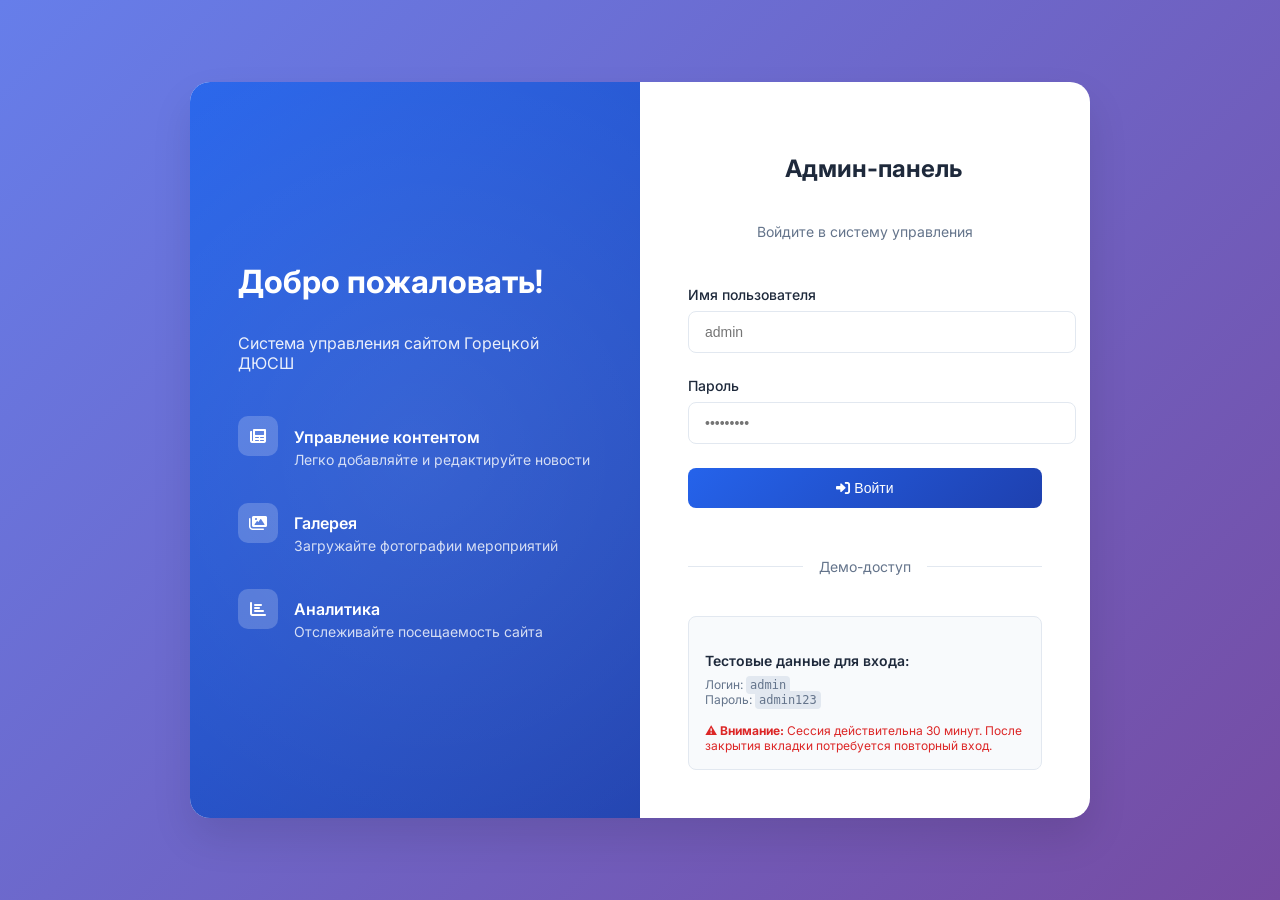
<file: admin/login.html>
<!DOCTYPE html>
<html lang="ru">
<head>
    <meta charset="UTF-8">
    <meta name="viewport" content="width=device-width, initial-scale=1.0">
    <title>Вход - Административная панель</title>
    <link href="https://fonts.googleapis.com/css2?family=Inter:wght@300;400;500;600;700&display=swap" rel="stylesheet">
    <link rel="stylesheet" href="https://cdnjs.cloudflare.com/ajax/libs/font-awesome/6.0.0/css/all.min.css">
    <style>
        body {
            background: linear-gradient(135deg, #667eea 0%, #764ba2 100%);
            min-height: 100vh;
            display: flex;
            align-items: center;
            justify-content: center;
            margin: 0;
            font-family: 'Inter', sans-serif;
        }
        
        .login-container {
            background: white;
            border-radius: 20px;
            box-shadow: 0 20px 40px rgba(0, 0, 0, 0.1);
            overflow: hidden;
            width: 100%;
            max-width: 900px;
            min-height: 600px;
            display: flex;
            margin: 2rem;
        }
        
        .login-left {
            background: linear-gradient(135deg, #2563eb, #1e40af);
            color: white;
            padding: 3rem;
            display: flex;
            flex-direction: column;
            justify-content: center;
            flex: 1;
            position: relative;
            overflow: hidden;
        }
        
        .login-left::before {
            content: '';
            position: absolute;
            top: -50%;
            right: -50%;
            width: 200%;
            height: 200%;
            background: radial-gradient(circle, rgba(255,255,255,0.1) 0%, transparent 70%);
            animation: float 6s ease-in-out infinite;
        }
        
        @keyframes float {
            0%, 100% { transform: translateY(0px); }
            50% { transform: translateY(-20px); }
        }
        
        .login-left h2 {
            font-size: 2rem;
            font-weight: 700;
            margin-bottom: 1rem;
            position: relative;
            z-index: 1;
        }
        
        .login-left p {
            font-size: 1rem;
            opacity: 0.9;
            margin-bottom: 2rem;
            position: relative;
            z-index: 1;
        }
        
        .login-features {
            position: relative;
            z-index: 1;
        }
        
        .feature-item {
            display: flex;
            align-items: center;
            gap: 1rem;
            margin-bottom: 1.5rem;
        }
        
        .feature-icon {
            width: 40px;
            height: 40px;
            background: rgba(255, 255, 255, 0.2);
            border-radius: 10px;
            display: flex;
            align-items: center;
            justify-content: center;
        }
        
        .feature-text h4 {
            font-size: 1rem;
            font-weight: 600;
            margin-bottom: 0.25rem;
        }
        
        .feature-text p {
            font-size: 0.875rem;
            opacity: 0.8;
            margin: 0;
        }
        
        .login-right {
            padding: 3rem;
            display: flex;
            flex-direction: column;
            justify-content: center;
            flex: 1;
        }
        
        .login-header {
            text-align: center;
            margin-bottom: 2rem;
        }
        
        .login-logo {
            display: flex;
            align-items: center;
            justify-content: center;
            gap: 1rem;
            margin-bottom: 1rem;
        }
        
        .login-logo i {
            font-size: 2rem;
            color: #2563eb;
        }
        
        .login-logo h3 {
            font-size: 1.5rem;
            font-weight: 700;
            color: #1e293b;
        }
        
        .login-header p {
            color: #64748b;
            font-size: 0.875rem;
        }
        
        .login-form {
            width: 100%;
        }
        
        .form-group {
            margin-bottom: 1.5rem;
        }
        
        .form-group label {
            display: block;
            margin-bottom: 0.5rem;
            font-weight: 500;
            color: #1e293b;
            font-size: 0.875rem;
        }
        
        .form-group input {
            width: 100%;
            padding: 0.75rem 1rem;
            border: 1px solid #e2e8f0;
            border-radius: 8px;
            font-size: 0.875rem;
            transition: all 0.3s ease;
        }
        
        .form-group input:focus {
            outline: none;
            border-color: #2563eb;
            box-shadow: 0 0 0 3px rgba(37, 99, 235, 0.1);
        }
        
        .form-options {
            display: flex;
            align-items: center;
            justify-content: space-between;
            margin-bottom: 1.5rem;
        }
        
        .remember-me {
            display: flex;
            align-items: center;
            gap: 0.5rem;
        }
        
        .remember-me input[type="checkbox"] {
            width: auto;
        }
        
        .remember-me label {
            font-size: 0.875rem;
            color: #64748b;
            margin-bottom: 0;
        }
        
        .forgot-password {
            font-size: 0.875rem;
            color: #2563eb;
            text-decoration: none;
        }
        
        .forgot-password:hover {
            text-decoration: underline;
        }
        
        .login-btn {
            width: 100%;
            padding: 0.75rem 1.5rem;
            background: linear-gradient(135deg, #2563eb, #1e40af);
            color: white;
            border: none;
            border-radius: 8px;
            font-weight: 500;
            font-size: 0.875rem;
            cursor: pointer;
            transition: all 0.3s ease;
            margin-bottom: 1.5rem;
        }
        
        .login-btn:hover {
            transform: translateY(-2px);
            box-shadow: 0 4px 12px rgba(37, 99, 235, 0.3);
        }
        
        .login-btn:disabled {
            opacity: 0.7;
            cursor: not-allowed;
            transform: none;
        }
        
        .divider {
            text-align: center;
            margin: 1.5rem 0;
            position: relative;
        }
        
        .divider::before {
            content: '';
            position: absolute;
            top: 50%;
            left: 0;
            right: 0;
            height: 1px;
            background: #e2e8f0;
        }
        
        .divider span {
            background: white;
            padding: 0 1rem;
            color: #64748b;
            font-size: 0.875rem;
            position: relative;
        }
        
        .demo-info {
            background: #f8fafc;
            border: 1px solid #e2e8f0;
            border-radius: 8px;
            padding: 1rem;
            margin-top: 1rem;
        }
        
        .demo-info h4 {
            font-size: 0.875rem;
            font-weight: 600;
            color: #1e293b;
            margin-bottom: 0.5rem;
        }
        
        .demo-info p {
            font-size: 0.75rem;
            color: #64748b;
            margin: 0;
        }
        
        .demo-info code {
            background: #e2e8f0;
            padding: 0.125rem 0.25rem;
            border-radius: 4px;
            font-family: monospace;
        }
        
        .error-message {
            background: #fef2f2;
            border: 1px solid #fecaca;
            color: #dc2626;
            padding: 0.75rem 1rem;
            border-radius: 8px;
            font-size: 0.875rem;
            margin-bottom: 1rem;
            display: none;
        }
        
        .success-message {
            background: #f0fdf4;
            border: 1px solid #bbf7d0;
            color: #16a34a;
            padding: 0.75rem 1rem;
            border-radius: 8px;
            font-size: 0.875rem;
            margin-bottom: 1rem;
            display: none;
        }
        
        @media (max-width: 768px) {
            .login-container {
                flex-direction: column;
                max-width: 400px;
                margin: 1rem;
            }
            
            .login-left {
                padding: 2rem;
                min-height: auto;
            }
            
            .login-left h2 {
                font-size: 1.5rem;
            }
            
            .login-right {
                padding: 2rem;
            }
        }
    </style>
</head>
<body>
    <div class="login-container">
        <div class="login-left">
            <h2>Добро пожаловать!</h2>
            <p>Система управления сайтом Горецкой ДЮСШ</p>
            
            <div class="login-features">
                <div class="feature-item">
                    <div class="feature-icon">
                        <i class="fas fa-newspaper"></i>
                    </div>
                    <div class="feature-text">
                        <h4>Управление контентом</h4>
                        <p>Легко добавляйте и редактируйте новости</p>
                    </div>
                </div>
                
                <div class="feature-item">
                    <div class="feature-icon">
                        <i class="fas fa-images"></i>
                    </div>
                    <div class="feature-text">
                        <h4>Галерея</h4>
                        <p>Загружайте фотографии мероприятий</p>
                    </div>
                </div>
                
                <div class="feature-item">
                    <div class="feature-icon">
                        <i class="fas fa-chart-bar"></i>
                    </div>
                    <div class="feature-text">
                        <h4>Аналитика</h4>
                        <p>Отслеживайте посещаемость сайта</p>
                    </div>
                </div>
            </div>
        </div>
        
        <div class="login-right">
            <div class="login-header">
                <div class="login-logo">
                    <i class="fas fa-hockey-sticks"></i>
                    <h3>Админ-панель</h3>
                </div>
                <p>Войдите в систему управления</p>
            </div>
            
            <div class="error-message" id="error-message"></div>
            <div class="success-message" id="success-message"></div>
            
            <form class="login-form" id="login-form">
                <div class="form-group">
                    <label for="username">Имя пользователя</label>
                    <input type="text" id="username" name="username" required placeholder="admin">
                </div>
                
                <div class="form-group">
                    <label for="password">Пароль</label>
                    <input type="password" id="password" name="password" required placeholder="•••••••••">
                </div>
                
                <button type="submit" class="login-btn" id="login-btn">
                    <i class="fas fa-sign-in-alt"></i>
                    Войти
                </button>
            </form>
            
            <div class="divider">
                <span>Демо-доступ</span>
            </div>
            
            <div class="demo-info">
                <h4>Тестовые данные для входа:</h4>
                <p>
                    Логин: <code>admin</code><br>
                    Пароль: <code>admin123</code>
                </p>
                <p style="margin-top: 1rem; font-size: 0.75rem; color: #dc2626;">
                    <strong>⚠️ Внимание:</strong> Сессия действительна 30 минут. После закрытия вкладки потребуется повторный вход.
                </p>
            </div>
        </div>
    </div>
    
    <script>
        document.addEventListener('DOMContentLoaded', function() {
            const loginForm = document.getElementById('login-form');
            const loginBtn = document.getElementById('login-btn');
            const errorMessage = document.getElementById('error-message');
            const successMessage = document.getElementById('success-message');
            
            // Проверка, если уже авторизован - всегда показывать страницу входа
            // Пользователь должен вводить логин и пароль каждый раз
            console.log('Требуется авторизация - показываем страницу входа');
            
            loginForm.addEventListener('submit', function(e) {
                e.preventDefault();
                
                const username = document.getElementById('username').value;
                const password = document.getElementById('password').value;
                
                // Отключаем кнопку на время загрузки
                loginBtn.disabled = true;
                loginBtn.innerHTML = '<i class="fas fa-spinner fa-spin"></i> Вход...';
                
                // Симуляция проверки на сервере
                setTimeout(() => {
                    if (username === 'admin' && password === 'admin123') {
                        // Успешный вход - временный токен на сессию
                        sessionStorage.setItem('adminToken', 'demo-token');
                        
                        showSuccess('Вход выполнен успешно!');
                        
                        // Перенаправление на главную страницу админ-панели
                        console.log('Перенаправление на index.html...');
                        setTimeout(() => {
                            console.log('Выполняю перенаправление');
                            window.location.href = 'index.html';
                        }, 1000);
                    } else {
                        // Ошибка входа
                        showError('Неверное имя пользователя или пароль');
                        
                        loginBtn.disabled = false;
                        loginBtn.innerHTML = '<i class="fas fa-sign-in-alt"></i> Войти';
                    }
                }, 1000);
            });
            
            function showError(message) {
                errorMessage.textContent = message;
                errorMessage.style.display = 'block';
                successMessage.style.display = 'none';
                
                setTimeout(() => {
                    errorMessage.style.display = 'none';
                }, 5000);
            }
            
            function showSuccess(message) {
                successMessage.textContent = message;
                successMessage.style.display = 'block';
                errorMessage.style.display = 'none';
                
                setTimeout(() => {
                    successMessage.style.display = 'none';
                }, 5000);
            }
        });
    </script>
</body>
</html>
</file>
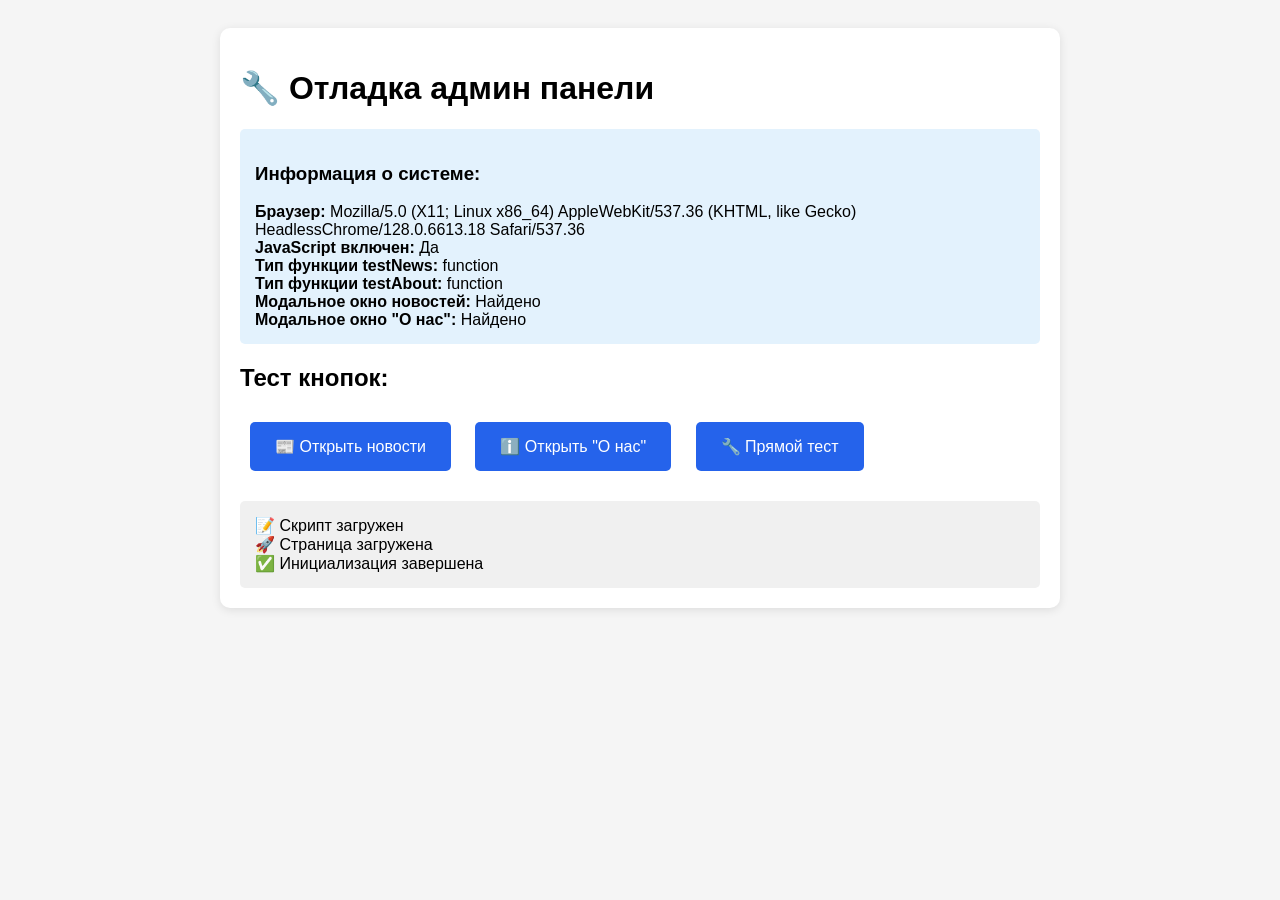
<file: gorki-led-new/debug-admin.html>
<!DOCTYPE html>
<html lang="ru">
<head>
    <meta charset="UTF-8">
    <meta name="viewport" content="width=device-width, initial-scale=1.0">
    <title>Отладка админ панели</title>
    <style>
        body {
            font-family: Arial, sans-serif;
            padding: 20px;
            background: #f5f5f5;
        }
        .container {
            max-width: 800px;
            margin: 0 auto;
            background: white;
            padding: 20px;
            border-radius: 10px;
            box-shadow: 0 2px 10px rgba(0,0,0,0.1);
        }
        button {
            margin: 10px;
            padding: 15px 25px;
            background: #2563eb;
            color: white;
            border: none;
            border-radius: 5px;
            cursor: pointer;
            font-size: 16px;
        }
        button:hover {
            background: #1e40af;
        }
        .modal {
            display: none;
            position: fixed;
            top: 0;
            left: 0;
            width: 100%;
            height: 100%;
            background: rgba(0,0,0,0.5);
            z-index: 1000;
        }
        .modal.active {
            display: flex;
            align-items: center;
            justify-content: center;
        }
        .modal-content {
            background: white;
            padding: 30px;
            border-radius: 10px;
            max-width: 600px;
            width: 90%;
            max-height: 80vh;
            overflow-y: auto;
        }
        .modal-header {
            display: flex;
            justify-content: space-between;
            align-items: center;
            margin-bottom: 20px;
            border-bottom: 1px solid #eee;
            padding-bottom: 15px;
        }
        .close-btn {
            background: none;
            border: none;
            font-size: 24px;
            cursor: pointer;
            color: #666;
        }
        .debug-info {
            background: #e3f2fd;
            padding: 15px;
            border-radius: 5px;
            margin: 20px 0;
        }
    </style>
</head>
<body>
    <div class="container">
        <h1>🔧 Отладка админ панели</h1>
        
        <div class="debug-info">
            <h3>Информация о системе:</h3>
            <div id="debug-info"></div>
        </div>
        
        <h2>Тест кнопок:</h2>
        <button onclick="testNews()">📰 Открыть новости</button>
        <button onclick="testAbout()">ℹ️ Открыть "О нас"</button>
        <button onclick="testDirect()">🔧 Прямой тест</button>
        
        <div id="output" style="margin-top: 20px; padding: 15px; background: #f0f0f0; border-radius: 5px;"></div>
    </div>

    <!-- Модальное окно новостей -->
    <div id="newsModal" class="modal">
        <div class="modal-content">
            <div class="modal-header">
                <h2>📰 Управление новостями</h2>
                <button class="close-btn" onclick="closeNewsModal()">&times;</button>
            </div>
            <div class="modal-body">
                <p>Это модальное окно для управления новостями.</p>
                <p>Если вы видите это окно, значит JavaScript работает правильно!</p>
            </div>
        </div>
    </div>

    <!-- Модальное окно "О нас" -->
    <div id="aboutModal" class="modal">
        <div class="modal-content">
            <div class="modal-header">
                <h2>ℹ️ Управление разделом "О нас"</h2>
                <button class="close-btn" onclick="closeAboutModal()">&times;</button>
            </div>
            <div class="modal-body">
                <p>Это модальное окно для управления разделом "О нас".</p>
                <p>Если вы видите это окно, значит JavaScript работает правильно!</p>
            </div>
        </div>
    </div>

    <script>
        // Глобальные переменные для отладки
        window.DEBUG = true;
        
        function log(message) {
            if (window.DEBUG) {
                console.log('[DEBUG]', message);
                const output = document.getElementById('output');
                output.innerHTML += '<div>' + message + '</div>';
            }
        }
        
        function testNews() {
            log('🔄 Нажата кнопка "Тест новостей"');
            try {
                const modal = document.getElementById('newsModal');
                if (modal) {
                    log('✅ Модальное окно новостей найдено');
                    modal.classList.add('active');
                    log('✅ Модальное окно новостей открыто');
                } else {
                    log('❌ Модальное окно новостей НЕ найдено');
                }
            } catch (error) {
                log('❌ Ошибка: ' + error.message);
            }
        }
        
        function testAbout() {
            log('🔄 Нажата кнопка "Тест О нас"');
            try {
                const modal = document.getElementById('aboutModal');
                if (modal) {
                    log('✅ Модальное окно "О нас" найдено');
                    modal.classList.add('active');
                    log('✅ Модальное окно "О нас" открыто');
                } else {
                    log('❌ Модальное окно "О нас" НЕ найдено');
                }
            } catch (error) {
                log('❌ Ошибка: ' + error.message);
            }
        }
        
        function testDirect() {
            log('🔄 Прямой тест JavaScript');
            try {
                alert('✅ JavaScript работает! Кнопки реагируют на нажатия.');
                log('✅ Alert показан успешно');
            } catch (error) {
                log('❌ Ошибка в alert: ' + error.message);
            }
        }
        
        function closeNewsModal() {
            log('🔄 Закрытие модального окна новостей');
            const modal = document.getElementById('newsModal');
            if (modal) {
                modal.classList.remove('active');
                log('✅ Модальное окно новостей закрыто');
            }
        }
        
        function closeAboutModal() {
            log('🔄 Закрытие модального окна "О нас"');
            const modal = document.getElementById('aboutModal');
            if (modal) {
                modal.classList.remove('active');
                log('✅ Модальное окно "О нас" закрыто');
            }
        }
        
        // Инициализация при загрузке страницы
        document.addEventListener('DOMContentLoaded', function() {
            log('🚀 Страница загружена');
            
            // Показываем информацию о браузере
            const debugInfo = document.getElementById('debug-info');
            debugInfo.innerHTML = `
                <div><strong>Браузер:</strong> ${navigator.userAgent}</div>
                <div><strong>JavaScript включен:</strong> ${typeof window !== 'undefined' ? 'Да' : 'Нет'}</div>
                <div><strong>Тип функции testNews:</strong> ${typeof testNews}</div>
                <div><strong>Тип функции testAbout:</strong> ${typeof testAbout}</div>
                <div><strong>Модальное окно новостей:</strong> ${document.getElementById('newsModal') ? 'Найдено' : 'Не найдено'}</div>
                <div><strong>Модальное окно "О нас":</strong> ${document.getElementById('aboutModal') ? 'Найдено' : 'Не найдено'}</div>
            `;
            
            log('✅ Инициализация завершена');
        });
        
        // Закрытие модальных окон по клику на фон
        document.addEventListener('click', function(e) {
            if (e.target.classList.contains('modal')) {
                e.target.classList.remove('active');
                log('🔄 Модальное окно закрыто по клику на фон');
            }
        });
        
        log('📝 Скрипт загружен');
    </script>
</body>
</html>
</file>
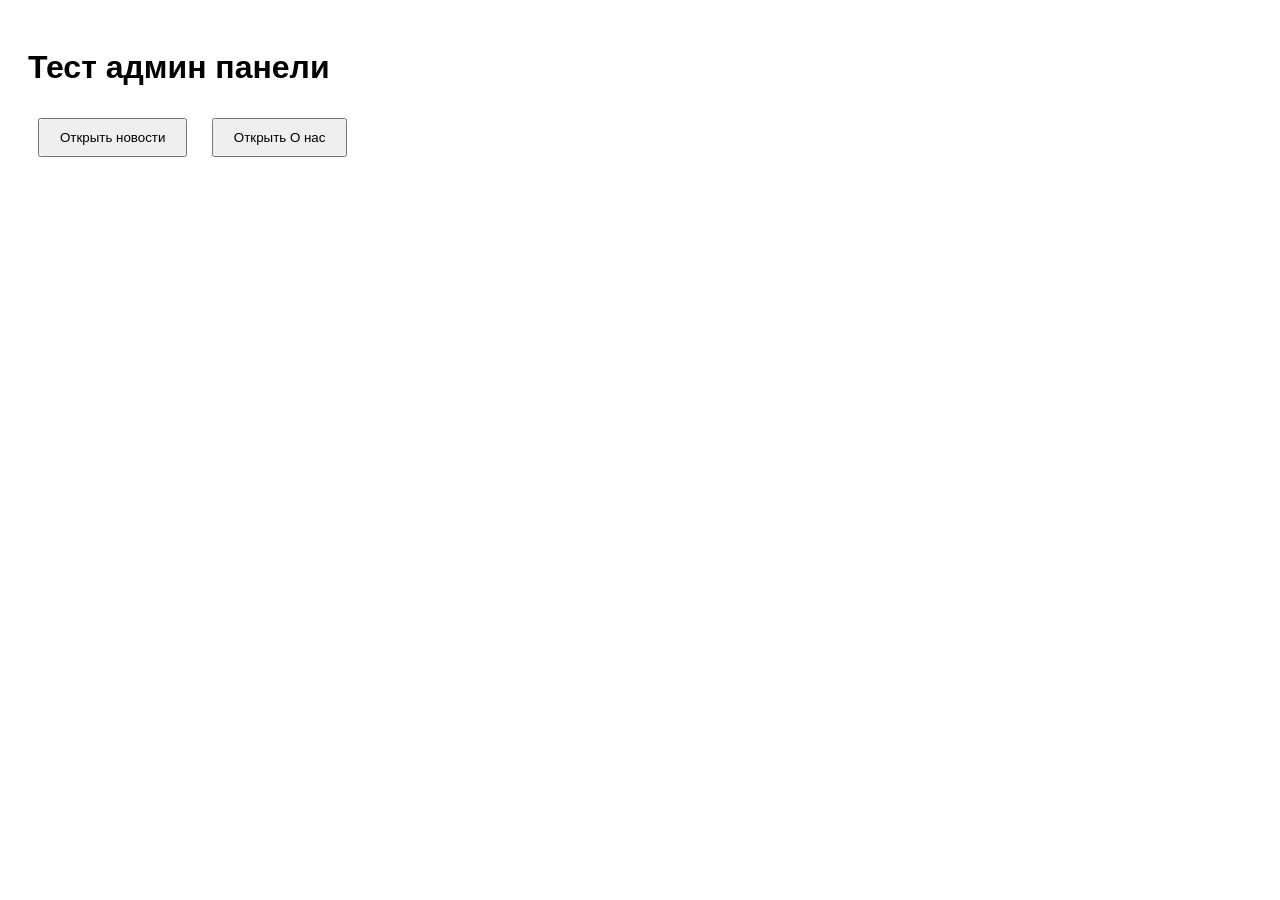
<file: gorki-led-new/test-admin.html>
<!DOCTYPE html>
<html lang="ru">
<head>
    <meta charset="UTF-8">
    <meta name="viewport" content="width=device-width, initial-scale=1.0">
    <title>Тест админ панели</title>
    <style>
        body { font-family: Arial, sans-serif; padding: 20px; }
        button { margin: 10px; padding: 10px 20px; cursor: pointer; }
        .modal { display: none; position: fixed; top: 0; left: 0; width: 100%; height: 100%; background: rgba(0,0,0,0.5); z-index: 1000; }
        .modal.active { display: flex; align-items: center; justify-content: center; }
        .modal-content { background: white; padding: 20px; border-radius: 8px; max-width: 500px; }
        .modal-header { display: flex; justify-content: space-between; align-items: center; margin-bottom: 20px; }
        .modal-close { background: none; border: none; font-size: 20px; cursor: pointer; }
    </style>
</head>
<body>
    <h1>Тест админ панели</h1>
    
    <button onclick="openNewsModal()">Открыть новости</button>
    <button onclick="openAboutModal()">Открыть О нас</button>
    
    <div id="newsModal" class="modal">
        <div class="modal-content">
            <div class="modal-header">
                <h3>Управление новостями</h3>
                <button class="modal-close" onclick="closeNewsModal()">×</button>
            </div>
            <div class="modal-body">
                <p>Это модальное окно новостей</p>
            </div>
        </div>
    </div>
    
    <div id="aboutModal" class="modal">
        <div class="modal-content">
            <div class="modal-header">
                <h3>Управление разделом "О нас"</h3>
                <button class="modal-close" onclick="closeAboutModal()">×</button>
            </div>
            <div class="modal-body">
                <p>Это модальное окно "О нас"</p>
            </div>
        </div>
    </div>

    <script>
        console.log('Загрузка тестовой страницы...');
        
        function openNewsModal() {
            console.log('Вызвана функция openNewsModal');
            document.getElementById('newsModal').classList.add('active');
        }
        
        function closeNewsModal() {
            console.log('Вызвана функция closeNewsModal');
            document.getElementById('newsModal').classList.remove('active');
        }
        
        function openAboutModal() {
            console.log('Вызвана функция openAboutModal');
            document.getElementById('aboutModal').classList.add('active');
        }
        
        function closeAboutModal() {
            console.log('Вызвана функция closeAboutModal');
            document.getElementById('aboutModal').classList.remove('active');
        }
        
        console.log('Функции определены');
        
        document.addEventListener('DOMContentLoaded', function() {
            console.log('DOM загружен');
        });
    </script>
</body>
</html>
</file>
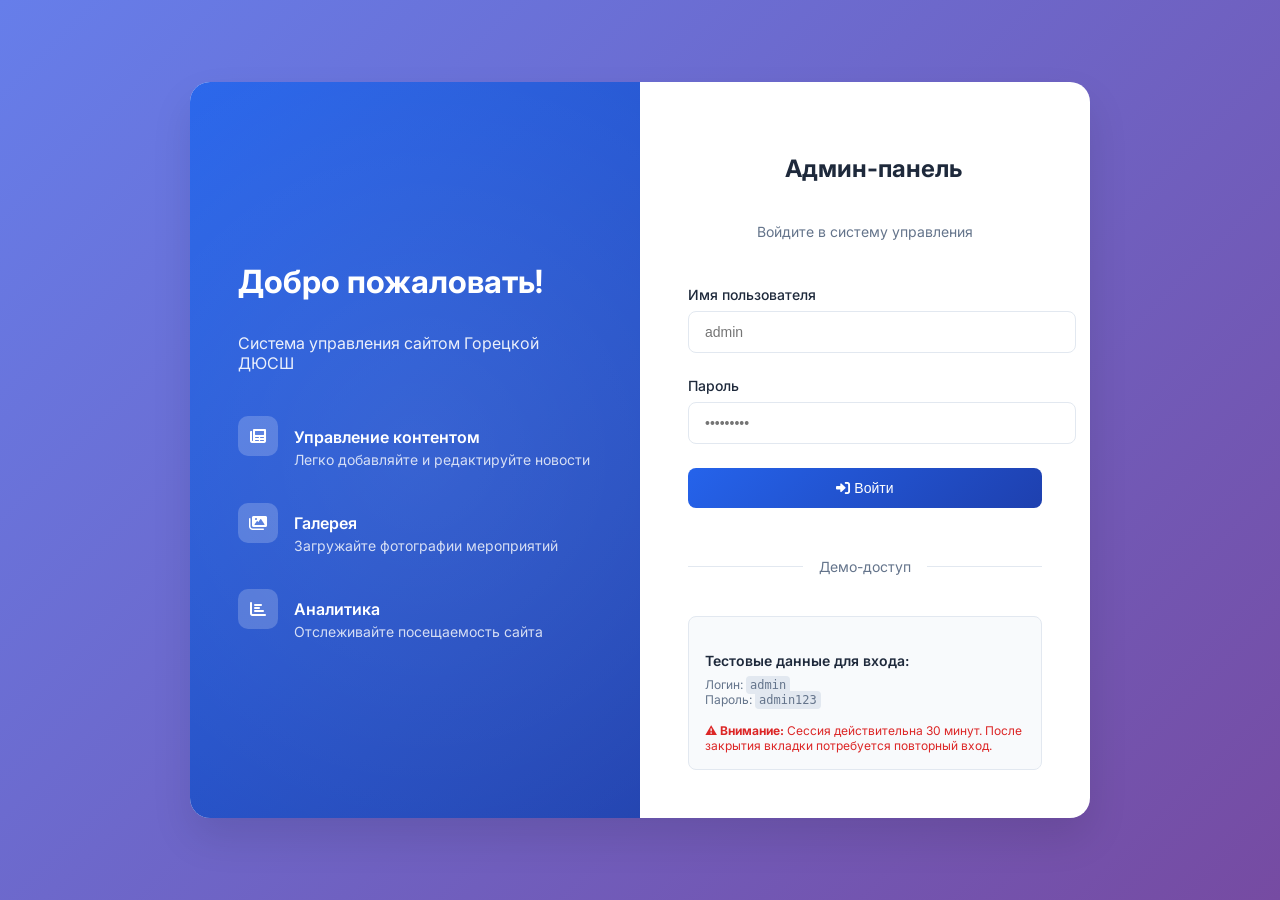
<file: gorki-led-new/admin/index-fixed.html>
<!DOCTYPE html>
<html lang="ru">
<head>
    <meta charset="UTF-8">
    <meta name="viewport" content="width=device-width, initial-scale=1.0">
    <title>Административная панель - Горецкая ДЮСШ</title>
    <link href="https://fonts.googleapis.com/css2?family=Inter:wght@300;400;500;600;700&display=swap" rel="stylesheet">
    <link rel="stylesheet" href="https://cdnjs.cloudflare.com/ajax/libs/font-awesome/6.0.0/css/all.min.css">
    <style>
        * {
            margin: 0;
            padding: 0;
            box-sizing: border-box;
        }

        body {
            font-family: 'Inter', sans-serif;
            background: linear-gradient(135deg, #667eea 0%, #764ba2 100%);
            min-height: 100vh;
            display: flex;
            align-items: center;
            justify-content: center;
            padding: 2rem 1rem;
        }

        .admin-container {
            background: rgba(255, 255, 255, 0.96);
            border: 1px solid rgba(255, 255, 255, 0.7);
            border-radius: 24px;
            box-shadow: 0 30px 60px rgba(15, 23, 42, 0.18);
            backdrop-filter: blur(6px);
            padding: 3rem;
            max-width: 1080px;
            width: min(1080px, 100%);
            text-align: left;
        }

        .admin-header {
            margin-bottom: 2.5rem;
            border-bottom: 1px solid #e2e8f0;
            padding-bottom: 1.25rem;
        }

        .admin-logo {
            display: flex;
            align-items: center;
            justify-content: flex-start;
            gap: 1rem;
            margin-bottom: 1rem;
        }

        .admin-logo i {
            font-size: 3rem;
            color: #2563eb;
        }

        .admin-logo h1 {
            font-size: 2rem;
            font-weight: 700;
            color: #1e293b;
        }

        .admin-subtitle {
            color: #64748b;
            font-size: 1rem;
            margin-bottom: 0;
        }

        .admin-actions {
            display: grid;
            grid-template-columns: repeat(auto-fit, minmax(190px, 1fr));
            gap: 0.75rem;
            margin-bottom: 2rem;
        }

        .admin-btn {
            display: inline-flex;
            align-items: center;
            justify-content: center;
            gap: 0.5rem;
            padding: 0.75rem 1.5rem;
            background: linear-gradient(135deg, #2563eb, #1e40af);
            color: white;
            border: none;
            border-radius: 8px;
            font-weight: 500;
            cursor: pointer;
            transition: all 0.3s ease;
            text-decoration: none;
        }

        .admin-btn:hover {
            transform: translateY(-2px);
            box-shadow: 0 8px 18px rgba(37, 99, 235, 0.28);
        }

        .admin-btn.secondary {
            background: #64748b;
        }

        .admin-btn.secondary:hover {
            box-shadow: 0 4px 12px rgba(100, 116, 139, 0.3);
        }

        .admin-status {
            display: flex;
            flex-wrap: wrap;
            gap: 0.5rem;
            margin: 0.75rem 0 0.25rem;
        }

        .status-chip {
            display: inline-flex;
            align-items: center;
            gap: 0.375rem;
            font-size: 0.8rem;
            font-weight: 600;
            color: #0f766e;
            background: #ccfbf1;
            border: 1px solid #99f6e4;
            border-radius: 999px;
            padding: 0.3rem 0.65rem;
        }

        .logout-btn {
            position: absolute;
            top: 2rem;
            right: 2rem;
            background: rgba(255, 255, 255, 0.2);
            border: 1px solid rgba(255, 255, 255, 0.3);
            color: white;
            padding: 0.5rem 1rem;
            border-radius: 8px;
            cursor: pointer;
            transition: all 0.3s ease;
            text-decoration: none;
            display: inline-flex;
            align-items: center;
            gap: 0.5rem;
        }

        .logout-btn:hover {
            background: rgba(255, 255, 255, 0.3);
        }

        /* Стили для модального окна */
        .modal {
            display: none;
            position: fixed;
            z-index: 1000;
            left: 0;
            top: 0;
            width: 100%;
            height: 100%;
            background-color: rgba(0, 0, 0, 0.5);
            backdrop-filter: blur(5px);
        }

        .modal.active {
            display: flex;
            align-items: center;
            justify-content: center;
        }

        .modal-content {
            background: white;
            border-radius: 16px;
            width: 90%;
            max-width: 900px;
            max-height: 90vh;
            overflow: hidden;
            box-shadow: 0 25px 50px rgba(0, 0, 0, 0.2);
            display: flex;
            flex-direction: column;
        }

        .modal-header {
            padding: 1.5rem;
            border-bottom: 1px solid #e2e8f0;
            display: flex;
            justify-content: space-between;
            align-items: center;
            background: #f8fafc;
        }

        .modal-header h3 {
            margin: 0;
            color: #1e293b;
            font-size: 1.25rem;
            display: flex;
            align-items: center;
            gap: 0.5rem;
        }

        .modal-close {
            background: none;
            border: none;
            font-size: 1.25rem;
            color: #64748b;
            cursor: pointer;
            padding: 0.5rem;
            border-radius: 8px;
            transition: all 0.3s ease;
        }

        .modal-close:hover {
            background: #e2e8f0;
            color: #1e293b;
        }

        .modal-body {
            padding: 1.5rem;
            overflow-y: auto;
            flex: 1;
        }

        .modal-footer {
            padding: 1.5rem;
            border-top: 1px solid #e2e8f0;
            display: flex;
            gap: 1rem;
            justify-content: flex-end;
            background: #f8fafc;
        }

        .modal-body label {
            display: block !important;
            margin-bottom: 0.5rem !important;
            font-weight: 600 !important;
            color: #334155 !important;
            font-size: 0.9rem;
        }

        .modal-body input[type="text"],
        .modal-body textarea,
        .modal-body select {
            width: 100% !important;
            padding: 0.65rem 0.75rem !important;
            border: 1px solid #cbd5e1 !important;
            border-radius: 8px !important;
            font: inherit;
        }

        .modal-body input[type="text"]:focus,
        .modal-body textarea:focus,
        .modal-body select:focus {
            border-color: #3b82f6 !important;
            box-shadow: 0 0 0 3px rgba(59, 130, 246, 0.14);
            outline: none;
        }

        .modal-footer {
            flex-wrap: wrap;
        }

        .modal-footer .admin-btn {
            min-width: 170px;
        }

        .debug-section {
            background: #f0f9ff;
            border: 1px solid #0ea5e9;
            border-radius: 8px;
            padding: 1rem;
            margin: 1rem 0;
        }

        .debug-section h4 {
            color: #0ea5e9;
            margin-bottom: 0.5rem;
        }

        .debug-output {
            background: #f8fafc;
            border: 1px solid #e2e8f0;
            border-radius: 4px;
            padding: 0.5rem;
            font-family: monospace;
            font-size: 0.875rem;
            margin-top: 0.5rem;
            max-height: 200px;
            overflow-y: auto;
        }

        @media (max-width: 768px) {
            .admin-container {
                padding: 2rem;
                margin: 0.5rem;
            }
            
            .admin-actions {
                grid-template-columns: 1fr;
            }

            .modal-content {
                width: 96%;
                max-height: 94vh;
            }

            .modal-header,
            .modal-body,
            .modal-footer {
                padding: 1rem;
            }

            .modal-footer .admin-btn {
                min-width: 0;
                flex: 1;
            }
        }

        /* ===== Полный редизайн: светлая тема ===== */
        :root {
            --bg-main: #f3f6fb;
            --surface: #ffffff;
            --text-main: #0f172a;
            --text-muted: #64748b;
            --primary: #2563eb;
            --primary-hover: #1d4ed8;
            --border: #dbe6f2;
        }

        body {
            background: radial-gradient(circle at 10% 0%, #e9f1ff 0%, var(--bg-main) 45%, #edf2f8 100%) !important;
            color: var(--text-main);
            align-items: flex-start !important;
        }

        .logout-btn {
            background: var(--surface) !important;
            color: #1e40af !important;
            border: 1px solid #bfdbfe !important;
        }

        .admin-container {
            margin-top: 3.5rem;
            background: var(--surface) !important;
            border: 1px solid var(--border) !important;
            box-shadow: 0 24px 50px rgba(15, 23, 42, 0.1) !important;
        }

        .admin-header {
            background: linear-gradient(180deg, #f8fbff 0%, #ffffff 100%);
            border-radius: 16px;
            padding: 1.25rem 1.25rem 1rem;
            border: 1px solid #e4edf8;
        }

        .admin-logo i {
            width: 54px;
            height: 54px;
            display: inline-flex;
            align-items: center;
            justify-content: center;
            border-radius: 14px;
            font-size: 1.7rem !important;
            color: #2563eb !important;
            background: #dbeafe;
        }

        .admin-logo h1 {
            font-size: 1.75rem !important;
            letter-spacing: -0.02em;
        }

        .admin-subtitle {
            color: var(--text-muted) !important;
            font-size: 0.95rem !important;
        }

        .admin-btn {
            background: linear-gradient(135deg, var(--primary), #1e40af) !important;
            border: 1px solid transparent !important;
            border-radius: 10px !important;
            font-weight: 600 !important;
        }

        .admin-btn:hover {
            background: linear-gradient(135deg, var(--primary-hover), #1e3a8a) !important;
            box-shadow: 0 10px 16px rgba(37, 99, 235, 0.22) !important;
            transform: translateY(-1px) !important;
        }

        .admin-btn.secondary {
            background: #eef2f7 !important;
            color: #334155 !important;
            border-color: #d8e1ec !important;
        }

        .admin-info {
            background: linear-gradient(180deg, #f7fbff 0%, #f9fffc 100%) !important;
            border: 1px solid #cfe7da !important;
        }

        .status-chip {
            background: #e6f7ef !important;
            border-color: #b7ebd0 !important;
            color: #166534 !important;
        }

        .modal {
            background: rgba(15, 23, 42, 0.35) !important;
            backdrop-filter: blur(7px) !important;
        }

        .modal-content {
            border: 1px solid #dbe7f5;
            background: #ffffff !important;
            border-radius: 18px !important;
            box-shadow: 0 28px 70px rgba(15, 23, 42, 0.2) !important;
        }

        .modal-header {
            background: linear-gradient(180deg, #f8fbff 0%, #f3f8ff 100%) !important;
            border-bottom-color: #dce7f4 !important;
        }

        .modal-header h3 {
            color: #1e3a8a !important;
            font-weight: 700 !important;
        }

        .modal-body {
            background: #fbfdff;
        }

        .modal-footer {
            background: #f7faff !important;
            border-top-color: #dde8f4 !important;
        }
    </style>
</head>
<body>
    <a href="../index.html" class="logout-btn">
        <i class="fas fa-arrow-left"></i>
        На сайт
    </a>

    <div class="admin-container">
        <div class="admin-header">
            <div class="admin-logo">
                <i class="fas fa-hockey-sticks"></i>
                <h1>Административная панель</h1>
            </div>
            <p class="admin-subtitle">Система управления сайтом Горецкой ДЮСШ</p>
            <div class="admin-status">
                <span class="status-chip"><i class="fas fa-shield-alt"></i> Режим администратора</span>
                <span class="status-chip"><i class="fas fa-check-circle"></i> Панель активна</span>
            </div>
        </div>

        <div class="admin-actions">
            <button class="admin-btn" onclick="openNewsModal()">
                <i class="fas fa-newspaper"></i>
                Управление новостями
            </button>
            <button class="admin-btn" onclick="openAboutModal()">
                <i class="fas fa-info-circle"></i>
                О нас
            </button>
            <button class="admin-btn" onclick="openGalleryModal()">
                <i class="fas fa-images"></i>
                Галерея
            </button>
            <button class="admin-btn" onclick="openPricesModal()">
                <i class="fas fa-dollar-sign"></i>
                Цены
            </button>
            <button class="admin-btn" onclick="openContactsModal()">
                <i class="fas fa-address-book"></i>
                Контакты
            </button>
        </div>

        <div class="debug-section">
            <h4>🔧 Диагностика</h4>
            <button class="admin-btn" onclick="testAllFunctions()">Проверить все функции</button>
            <div id="debug-output" class="debug-output"></div>
        </div>

        <div class="admin-info">
            <h4>🎉 Добро пожаловать в административную панель!</h4>
            <p>
                Вы успешно вошли в систему управления сайтом. Здесь вы можете управлять контентом, 
                загружать фотографии, обновлять цены и редактировать контактную информацию.
            </p>
            <p>
                <strong>Текущий пользователь:</strong> Администратор<br>
                <strong>Время входа:</strong> <span id="login-time"></span>
            </p>
        </div>
    </div>

    <!-- Модальное окно новостей -->
    <div id="newsModal" class="modal">
        <div class="modal-content">
            <div class="modal-header">
                <h3><i class="fas fa-newspaper"></i> Управление новостями</h3>
                <button class="modal-close" onclick="closeNewsModal()">
                    <i class="fas fa-times"></i>
                </button>
            </div>
            
            <div class="modal-body">
                <h4>Добавить новость</h4>
                <form id="newsForm">
                    <div style="margin-bottom: 1rem;">
                        <label style="display: block; margin-bottom: 0.5rem; font-weight: 500;">Заголовок</label>
                        <input type="text" id="newsTitle" style="width: 100%; padding: 0.5rem; border: 1px solid #e2e8f0; border-radius: 4px;" required>
                    </div>
                    <div style="margin-bottom: 1rem;">
                        <label style="display: block; margin-bottom: 0.5rem; font-weight: 500;">Содержание</label>
                        <textarea id="newsContent" rows="4" style="width: 100%; padding: 0.5rem; border: 1px solid #e2e8f0; border-radius: 4px; resize: vertical;" required></textarea>
                    </div>
                    <div style="margin-bottom: 1rem;">
                        <label style="display: block; margin-bottom: 0.5rem; font-weight: 500;">Краткое описание</label>
                        <input type="text" id="newsExcerpt" style="width: 100%; padding: 0.5rem; border: 1px solid #e2e8f0; border-radius: 4px;">
                    </div>
                    <div style="display: flex; gap: 0.5rem;">
                        <button type="submit" class="admin-btn">
                            <i class="fas fa-plus"></i>
                            Добавить новость
                        </button>
                    </div>
                </form>
                
                <div style="margin-top: 2rem;">
                    <h4>Существующие новости</h4>
                    <div id="newsList" style="max-height: 300px; overflow-y: auto;">
                        <p style="text-align: center; color: #64748b; padding: 2rem;">Новостей пока нет</p>
                    </div>
                </div>
            </div>
            
            <div class="modal-footer">
                <button class="admin-btn secondary" onclick="closeNewsModal()">
                    <i class="fas fa-times"></i>
                    Закрыть
                </button>
                <button class="admin-btn" onclick="saveAllNews()">
                    <i class="fas fa-save"></i>
                    Сохранить изменения
                </button>
            </div>
        </div>
    </div>

    <!-- Модальное окно "О нас" -->
    <div id="aboutModal" class="modal">
        <div class="modal-content">
            <div class="modal-header">
                <h3><i class="fas fa-info-circle"></i> Управление разделом "О нас"</h3>
                <button class="modal-close" onclick="closeAboutModal()">
                    <i class="fas fa-times"></i>
                </button>
            </div>
            
            <div class="modal-body">
                <h4>Редактирование информации о спортивной школе</h4>
                <form id="aboutForm">
                    <div style="margin-bottom: 1rem;">
                        <label style="display: block; margin-bottom: 0.5rem; font-weight: 500;">Заголовок раздела</label>
                        <input type="text" id="aboutTitle" style="width: 100%; padding: 0.5rem; border: 1px solid #e2e8f0; border-radius: 4px;" required>
                    </div>
                    <div style="margin-bottom: 1rem;">
                        <label style="display: block; margin-bottom: 0.5rem; font-weight: 500;">Подзаголовок</label>
                        <input type="text" id="aboutSubtitle" style="width: 100%; padding: 0.5rem; border: 1px solid #e2e8f0; border-radius: 4px;" required>
                    </div>
                    <div style="margin-bottom: 1rem;">
                        <label style="display: block; margin-bottom: 0.5rem; font-weight: 500;">Основное описание</label>
                        <textarea id="aboutDescription" rows="4" style="width: 100%; padding: 0.5rem; border: 1px solid #e2e8f0; border-radius: 4px; resize: vertical;" required></textarea>
                    </div>
                    
                    <div style="display: flex; gap: 0.5rem;">
                        <button type="submit" class="admin-btn">
                            <i class="fas fa-save"></i>
                            Сохранить изменения
                        </button>
                    </div>
                </form>
            </div>
            
            <div class="modal-footer">
                <button class="admin-btn secondary" onclick="closeAboutModal()">
                    <i class="fas fa-times"></i>
                    Закрыть
                </button>
            </div>
        </div>
    </div>

    <!-- Модальное окно галереи -->
    <div id="galleryModal" class="modal">
        <div class="modal-content">
            <div class="modal-header">
                <h3><i class="fas fa-images"></i> Управление галереей</h3>
                <button class="modal-close" onclick="closeGalleryModal()">
                    <i class="fas fa-times"></i>
                </button>
            </div>
            
            <div class="modal-body">
                <p>Функционал галереи в разработке...</p>
            </div>
            
            <div class="modal-footer">
                <button class="admin-btn secondary" onclick="closeGalleryModal()">
                    <i class="fas fa-times"></i>
                    Закрыть
                </button>
            </div>
        </div>
    </div>

    <!-- Модальное окно цен -->
    <div id="pricesModal" class="modal">
        <div class="modal-content">
            <div class="modal-header">
                <h3><i class="fas fa-dollar-sign"></i> Управление ценами</h3>
                <button class="modal-close" onclick="closePricesModal()">
                    <i class="fas fa-times"></i>
                </button>
            </div>
            
            <div class="modal-body">
                <p>Функционал цен в разработке...</p>
            </div>
            
            <div class="modal-footer">
                <button class="admin-btn secondary" onclick="closePricesModal()">
                    <i class="fas fa-times"></i>
                    Закрыть
                </button>
            </div>
        </div>
    </div>

    <!-- Модальное окно контактов -->
    <div id="contactsModal" class="modal">
        <div class="modal-content">
            <div class="modal-header">
                <h3><i class="fas fa-address-book"></i> Управление контактами</h3>
                <button class="modal-close" onclick="closeContactsModal()">
                    <i class="fas fa-times"></i>
                </button>
            </div>
            
            <div class="modal-body">
                <p>Функционал контактов в разработке...</p>
            </div>
            
            <div class="modal-footer">
                <button class="admin-btn secondary" onclick="closeContactsModal()">
                    <i class="fas fa-times"></i>
                    Закрыть
                </button>
            </div>
        </div>
    </div>

    <script>
        // Глобальные переменные
        let newsItems = [];
        let aboutData = {};

        // Функция для вывода отладочной информации
        function debug(message) {
            console.log('[DEBUG]', message);
            const output = document.getElementById('debug-output');
            if (output) {
                output.innerHTML += '<div>' + new Date().toLocaleTimeString() + ': ' + message + '</div>';
                output.scrollTop = output.scrollHeight;
            }
        }

        // Проверка аутентификации
        function checkAuth() {
            const token = sessionStorage.getItem('adminToken');
            if (token !== 'demo-token') {
                debug('Токен не найден или недействителен, перенаправляем на вход');
                window.location.href = 'login.html';
                return false;
            }
            return true;
        }

        // Установка времени входа
        function setLoginTime() {
            const now = new Date();
            const timeString = now.toLocaleString('ru-RU', {
                day: 'numeric',
                month: 'long',
                year: 'numeric',
                hour: '2-digit',
                minute: '2-digit'
            });
            const timeElement = document.getElementById('login-time');
            if (timeElement) {
                timeElement.textContent = timeString;
            }
        }

        // Управление новостями
        function openNewsModal() {
            debug('openNewsModal вызвана');
            const modal = document.getElementById('newsModal');
            if (modal) {
                modal.classList.add('active');
                loadNewsFromStorage();
                renderNews();
                debug('Модальное окно новостей открыто');
            } else {
                debug('ОШИБКА: Модальное окно новостей не найдено');
            }
        }

        function closeNewsModal() {
            debug('closeNewsModal вызвана');
            const modal = document.getElementById('newsModal');
            if (modal) {
                modal.classList.remove('active');
                debug('Модальное окно новостей закрыто');
            }
        }

        function loadNewsFromStorage() {
            const stored = localStorage.getItem('gorkiNews');
            if (stored) {
                newsItems = JSON.parse(stored);
            }
            debug('Загружено новостей: ' + newsItems.length);
        }

        function saveNewsToStorage() {
            localStorage.setItem('gorkiNews', JSON.stringify(newsItems));
            debug('Новости сохранены в localStorage');
        }

        function renderNews() {
            const newsList = document.getElementById('newsList');
            if (!newsList) return;
            
            if (newsItems.length === 0) {
                newsList.innerHTML = '<p style="text-align: center; color: #64748b; padding: 2rem;">Новостей пока нет</p>';
                return;
            }

            newsList.innerHTML = newsItems.map((news, index) => `
                <div style="border: 1px solid #e2e8f0; border-radius: 8px; padding: 1rem; margin-bottom: 1rem;">
                    <h5 style="margin: 0 0 0.5rem 0; color: #1e293b;">${news.title}</h5>
                    <p style="margin: 0 0 0.5rem 0; color: #64748b; font-size: 0.875rem;">${news.excerpt || 'Нет описания'}</p>
                    <div style="display: flex; justify-content: space-between; align-items: center;">
                        <small style="color: #94a3b8;">${new Date(news.createdAt).toLocaleString('ru-RU')}</small>
                        <button class="admin-btn secondary" style="padding: 0.25rem 0.5rem; font-size: 0.75rem;" onclick="deleteNews(${index})">
                            <i class="fas fa-trash"></i>
                            Удалить
                        </button>
                    </div>
                </div>
            `).join('');
        }

        function deleteNews(index) {
            if (confirm('Удалить эту новость?')) {
                newsItems.splice(index, 1);
                renderNews();
                debug('Новость удалена');
            }
        }

        function saveAllNews() {
            saveNewsToStorage();
            alert('Новости успешно сохранены!');
            closeNewsModal();
        }

        // Управление разделом "О нас"
        function openAboutModal() {
            debug('openAboutModal вызвана');
            const modal = document.getElementById('aboutModal');
            if (modal) {
                modal.classList.add('active');
                loadAboutFromStorage();
                populateAboutForm();
                debug('Модальное окно "О нас" открыто');
            } else {
                debug('ОШИБКА: Модальное окно "О нас" не найдено');
            }
        }

        function closeAboutModal() {
            debug('closeAboutModal вызвана');
            const modal = document.getElementById('aboutModal');
            if (modal) {
                modal.classList.remove('active');
                debug('Модальное окно "О нас" закрыто');
            }
        }

        function loadAboutFromStorage() {
            const stored = localStorage.getItem('gorkiAbout');
            if (stored) {
                aboutData = JSON.parse(stored);
            } else {
                aboutData = {
                    title: 'О нашей спортивной школе',
                    subtitle: 'Лидер в развитии детского и юношеского спорта в регионе',
                    description: 'Государственное учебно-спортивное учреждение "Горецкая детско-юношеская спортивная школа" - это современный спортивный комплекс, предоставляющий возможности для занятия различными видами спорта для детей и молодежи.'
                };
            }
            debug('Данные "О нас" загружены');
        }

        function saveAboutToStorage() {
            localStorage.setItem('gorkiAbout', JSON.stringify(aboutData));
            debug('Данные "О нас" сохранены');
        }

        function populateAboutForm() {
            const titleInput = document.getElementById('aboutTitle');
            const subtitleInput = document.getElementById('aboutSubtitle');
            const descriptionInput = document.getElementById('aboutDescription');
            
            if (titleInput) titleInput.value = aboutData.title || '';
            if (subtitleInput) subtitleInput.value = aboutData.subtitle || '';
            if (descriptionInput) descriptionInput.value = aboutData.description || '';
            
            debug('Форма "О нас" заполнена');
        }

        function saveAboutData() {
            aboutData = {
                title: document.getElementById('aboutTitle').value,
                subtitle: document.getElementById('aboutSubtitle').value,
                description: document.getElementById('aboutDescription').value,
                updatedAt: new Date().toISOString()
            };
            
            saveAboutToStorage();
            alert('Информация о спортивной школе успешно сохранена!');
            closeAboutModal();
        }

        // Управление галереей
        function openGalleryModal() {
            debug('openGalleryModal вызвана');
            const modal = document.getElementById('galleryModal');
            if (modal) {
                modal.classList.add('active');
                debug('Модальное окно галереи открыто');
            }
        }

        function closeGalleryModal() {
            debug('closeGalleryModal вызвана');
            const modal = document.getElementById('galleryModal');
            if (modal) {
                modal.classList.remove('active');
                debug('Модальное окно галереи закрыто');
            }
        }

        // Управление ценами
        function openPricesModal() {
            debug('openPricesModal вызвана');
            const modal = document.getElementById('pricesModal');
            if (modal) {
                modal.classList.add('active');
                debug('Модальное окно цен открыто');
            }
        }

        function closePricesModal() {
            debug('closePricesModal вызвана');
            const modal = document.getElementById('pricesModal');
            if (modal) {
                modal.classList.remove('active');
                debug('Модальное окно цен закрыто');
            }
        }

        // Управление контактами
        function openContactsModal() {
            debug('openContactsModal вызвана');
            const modal = document.getElementById('contactsModal');
            if (modal) {
                modal.classList.add('active');
                debug('Модальное окно контактов открыто');
            }
        }

        function closeContactsModal() {
            debug('closeContactsModal вызвана');
            const modal = document.getElementById('contactsModal');
            if (modal) {
                modal.classList.remove('active');
                debug('Модальное окно контактов закрыто');
            }
        }

        // Тестовая функция
        function testAllFunctions() {
            debug('=== Тест всех функций ===');
            debug('openNewsModal: ' + typeof openNewsModal);
            debug('openAboutModal: ' + typeof openAboutModal);
            debug('openGalleryModal: ' + typeof openGalleryModal);
            debug('openPricesModal: ' + typeof openPricesModal);
            debug('openContactsModal: ' + typeof openContactsModal);
            
            // Проверяем наличие модальных окон
            debug('newsModal: ' + (document.getElementById('newsModal') ? 'Найдено' : 'Не найдено'));
            debug('aboutModal: ' + (document.getElementById('aboutModal') ? 'Найдено' : 'Не найдено'));
            debug('galleryModal: ' + (document.getElementById('galleryModal') ? 'Найдено' : 'Не найдено'));
            debug('pricesModal: ' + (document.getElementById('pricesModal') ? 'Найдено' : 'Не найдено'));
            debug('contactsModal: ' + (document.getElementById('contactsModal') ? 'Найдено' : 'Не найдено'));
        }

        // Закрытие модальных окон по клику на фон
        document.addEventListener('click', function(e) {
            if (e.target.classList.contains('modal')) {
                e.target.classList.remove('active');
            }
        });

        // Закрытие модальных окон по Escape
        document.addEventListener('keydown', function(e) {
            if (e.key === 'Escape') {
                const modals = document.querySelectorAll('.modal.active');
                modals.forEach(modal => modal.classList.remove('active'));
            }
        });

        // Обработка форм
        document.addEventListener('DOMContentLoaded', function() {
            debug('=== ЗАГРУЗКА СТРАНИЦЫ ===');
            
            if (checkAuth()) {
                debug('Аутентификация пройдена');
                setLoginTime();
                
                // Обновление времени каждую минуту
                setInterval(setLoginTime, 60000);
                
                // Обработка формы новостей
                const newsForm = document.getElementById('newsForm');
                if (newsForm) {
                    newsForm.addEventListener('submit', function(e) {
                        e.preventDefault();
                        
                        const title = document.getElementById('newsTitle').value;
                        const content = document.getElementById('newsContent').value;
                        const excerpt = document.getElementById('newsExcerpt').value;
                        
                        if (title && content) {
                            const newsItem = {
                                title,
                                content,
                                excerpt: excerpt || content.substring(0, 100) + '...',
                                createdAt: new Date().toISOString()
                            };
                            
                            newsItems.unshift(newsItem);
                            renderNews();
                            newsForm.reset();
                            
                            debug('Новость добавлена: ' + title);
                        }
                    });
                }
                
                // Обработка формы "О нас"
                const aboutForm = document.getElementById('aboutForm');
                if (aboutForm) {
                    aboutForm.addEventListener('submit', function(e) {
                        e.preventDefault();
                        saveAboutData();
                    });
                }
                
                debug('=== ИНИЦИАЛИЗАЦИЯ ЗАВЕРШЕНА ===');
            } else {
                debug('Аутентификация не пройдена');
            }
        });

        // Делаем функции глобальными для доступа из onclick
        window.openNewsModal = openNewsModal;
        window.openAboutModal = openAboutModal;
        window.openGalleryModal = openGalleryModal;
        window.openPricesModal = openPricesModal;
        window.openContactsModal = openContactsModal;
        window.testAllFunctions = testAllFunctions;
        window.deleteNews = deleteNews;
        window.saveAllNews = saveAllNews;
        window.saveAboutData = saveAboutData;
        
        debug('Скрипт загружен, функции сделаны глобальными');
    </script>
</body>
</html>
</file>
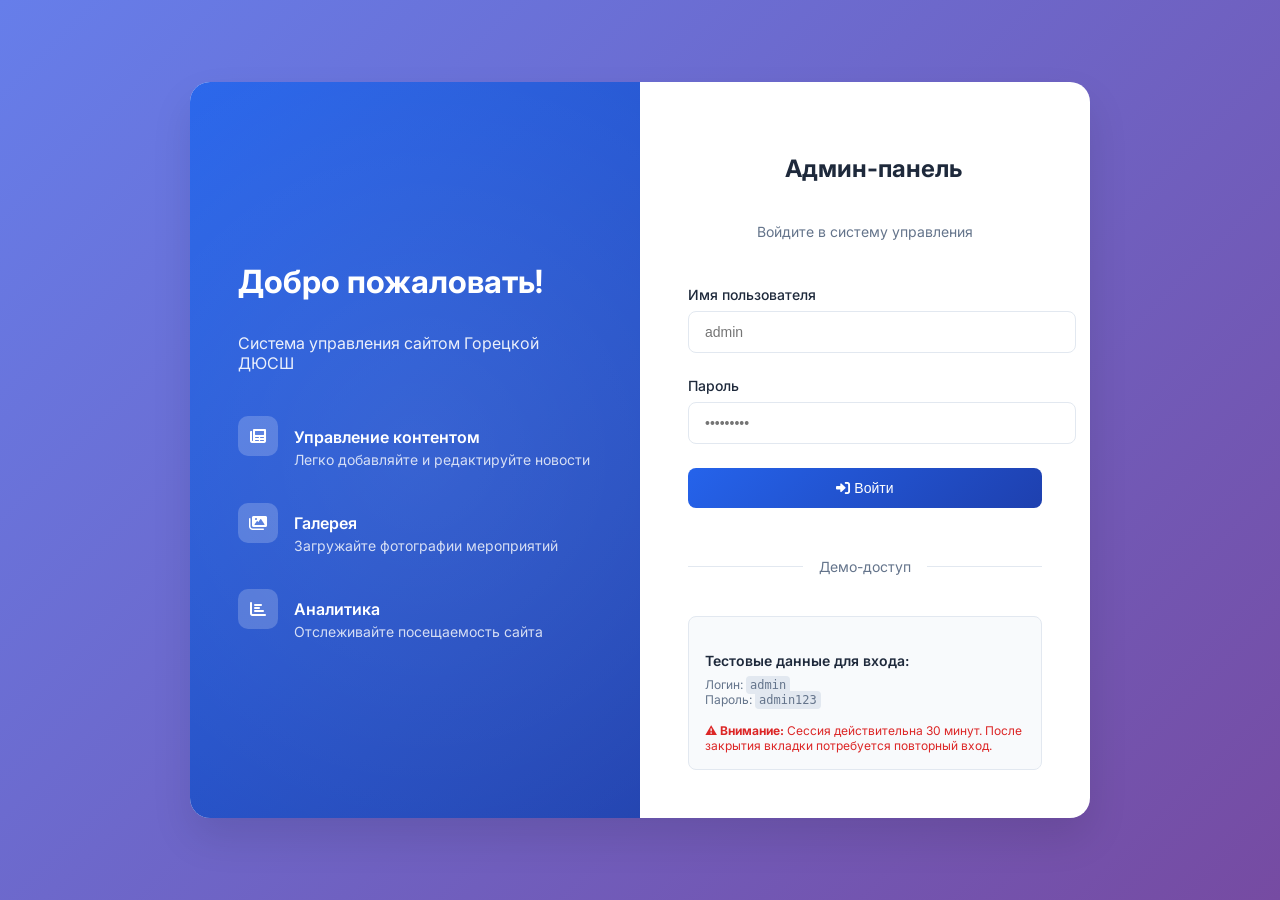
<file: gorki-led-new/admin/index-simple.html>
<!DOCTYPE html>
<html lang="ru">
<head>
    <meta charset="UTF-8">
    <meta name="viewport" content="width=device-width, initial-scale=1.0">
    <title>Административная панель - Горецкая ДЮСШ</title>
    <link href="https://fonts.googleapis.com/css2?family=Inter:wght@300;400;500;600;700&display=swap" rel="stylesheet">
    <link rel="stylesheet" href="https://cdnjs.cloudflare.com/ajax/libs/font-awesome/6.0.0/css/all.min.css">
    <style>
        * {
            margin: 0;
            padding: 0;
            box-sizing: border-box;
        }

        body {
            font-family: 'Inter', sans-serif;
            background: linear-gradient(135deg, #667eea 0%, #764ba2 100%);
            min-height: 100vh;
            display: flex;
            align-items: center;
            justify-content: center;
            padding: 2rem 1rem;
        }

        .admin-container {
            background: rgba(255, 255, 255, 0.96);
            border: 1px solid rgba(255, 255, 255, 0.7);
            border-radius: 24px;
            box-shadow: 0 30px 60px rgba(15, 23, 42, 0.18);
            backdrop-filter: blur(6px);
            padding: 3rem;
            max-width: 1080px;
            width: min(1080px, 100%);
            text-align: left;
        }

        .admin-header {
            margin-bottom: 2.5rem;
            border-bottom: 1px solid #e2e8f0;
            padding-bottom: 1.25rem;
        }

        .admin-logo {
            display: flex;
            align-items: center;
            justify-content: flex-start;
            gap: 1rem;
            margin-bottom: 1rem;
        }

        .admin-logo i {
            font-size: 3rem;
            color: #2563eb;
        }

        .admin-logo h1 {
            font-size: 2rem;
            font-weight: 700;
            color: #1e293b;
        }

        .admin-subtitle {
            color: #64748b;
            font-size: 1rem;
            margin-bottom: 0;
        }

        .admin-features {
            display: grid;
            grid-template-columns: repeat(auto-fit, minmax(200px, 1fr));
            gap: 1rem;
            margin-bottom: 2rem;
        }

        .feature-card {
            background: #f8fafc;
            border: 1px solid #e2e8f0;
            border-radius: 12px;
            padding: 1.5rem;
            text-align: left;
            transition: all 0.3s ease;
            cursor: pointer;
        }

        .feature-card:hover {
            transform: translateY(-5px);
            border-color: #93c5fd;
            box-shadow: 0 12px 28px rgba(37, 99, 235, 0.18);
        }

        .feature-icon {
            width: 60px;
            height: 60px;
            background: linear-gradient(135deg, #2563eb, #1e40af);
            border-radius: 50%;
            display: flex;
            align-items: center;
            justify-content: center;
            margin: 0 0 1rem;
        }

        .feature-icon i {
            color: white;
            font-size: 1.5rem;
        }

        .feature-card h3 {
            margin: 0 0 0.5rem 0;
            color: #1e293b;
            font-size: 1.1rem;
            font-weight: 600;
        }

        .feature-card p {
            margin: 0;
            color: #64748b;
            font-size: 0.9rem;
            line-height: 1.5;
        }

        .admin-actions {
            display: flex;
            gap: 1rem;
            justify-content: center;
            flex-wrap: wrap;
            margin-bottom: 2rem;
        }

        .admin-btn {
            display: inline-flex;
            align-items: center;
            gap: 0.5rem;
            padding: 0.75rem 1.5rem;
            background: linear-gradient(135deg, #2563eb, #1e40af);
            color: white;
            border: none;
            border-radius: 8px;
            font-weight: 500;
            cursor: pointer;
            transition: all 0.3s ease;
            text-decoration: none;
            font-size: 0.9rem;
        }

        .admin-btn:hover {
            transform: translateY(-2px);
            box-shadow: 0 4px 12px rgba(37, 99, 235, 0.3);
        }

        .admin-btn.secondary {
            background: #64748b;
        }

        .admin-btn.secondary:hover {
            box-shadow: 0 4px 12px rgba(100, 116, 139, 0.3);
        }

        .logout-btn {
            position: absolute;
            top: 2rem;
            right: 2rem;
            background: rgba(255, 255, 255, 0.2);
            border: 1px solid rgba(255, 255, 255, 0.3);
            color: white;
            padding: 0.5rem 1rem;
            border-radius: 8px;
            cursor: pointer;
            transition: all 0.3s ease;
            text-decoration: none;
            display: inline-flex;
            align-items: center;
            gap: 0.5rem;
        }

        .logout-btn:hover {
            background: rgba(255, 255, 255, 0.3);
        }

        /* Стили для модального окна */
        .modal {
            display: none;
            position: fixed;
            z-index: 1000;
            left: 0;
            top: 0;
            width: 100%;
            height: 100%;
            background-color: rgba(0, 0, 0, 0.5);
            backdrop-filter: blur(5px);
        }

        .modal.active {
            display: flex;
            align-items: center;
            justify-content: center;
        }

        .modal-content {
            background: white;
            border-radius: 16px;
            width: 90%;
            max-width: 700px;
            max-height: 90vh;
            overflow: hidden;
            box-shadow: 0 25px 50px rgba(0, 0, 0, 0.2);
            display: flex;
            flex-direction: column;
        }

        .modal-header {
            padding: 1.5rem;
            border-bottom: 1px solid #e2e8f0;
            display: flex;
            justify-content: space-between;
            align-items: center;
            background: #f8fafc;
        }

        .modal-header h3 {
            margin: 0;
            color: #1e293b;
            font-size: 1.25rem;
            display: flex;
            align-items: center;
            gap: 0.5rem;
        }

        .modal-close {
            background: none;
            border: none;
            font-size: 1.25rem;
            color: #64748b;
            cursor: pointer;
            padding: 0.5rem;
            border-radius: 8px;
            transition: all 0.3s ease;
        }

        .modal-close:hover {
            background: #e2e8f0;
            color: #1e293b;
        }

        .modal-body {
            padding: 1.5rem;
            overflow-y: auto;
            flex: 1;
        }

        .modal-footer {
            padding: 1.5rem;
            border-top: 1px solid #e2e8f0;
            display: flex;
            gap: 1rem;
            justify-content: flex-end;
            background: #f8fafc;
        }

        .admin-info {
            background: #f8fafc;
            border: 1px solid #e2e8f0;
            border-radius: 12px;
            padding: 1.5rem;
            margin-bottom: 2rem;
        }

        .admin-info h4 {
            margin: 0 0 1rem 0;
            color: #1e293b;
        }

        .admin-info p {
            margin: 0 0 0.5rem 0;
            color: #64748b;
            line-height: 1.6;
        }

        .form-group {
            margin-bottom: 1rem;
        }

        .form-group label {
            display: block;
            margin-bottom: 0.5rem;
            font-weight: 500;
            color: #374151;
        }

        .form-group input,
        .form-group textarea {
            width: 100%;
            padding: 0.75rem;
            border: 1px solid #d1d5db;
            border-radius: 8px;
            font-size: 0.9rem;
            transition: border-color 0.2s ease;
        }

        .form-group input:focus,
        .form-group textarea:focus {
            outline: none;
            border-color: #2563eb;
            box-shadow: 0 0 0 3px rgba(37, 99, 235, 0.1);
        }

        .form-group textarea {
            resize: vertical;
            min-height: 120px;
        }

        .test-section {
            background: #f0f9ff;
            border: 1px solid #0ea5e9;
            border-radius: 8px;
            padding: 1rem;
            margin: 1rem 0;
        }

        .test-section h5 {
            margin: 0 0 1rem 0;
            color: #0ea5e9;
        }

        .test-output {
            background: #1e293b;
            color: #10b981;
            padding: 0.75rem;
            border-radius: 4px;
            font-family: monospace;
            font-size: 0.875rem;
            margin-top: 1rem;
            max-height: 200px;
            overflow-y: auto;
        }

        @media (max-width: 768px) {
            .admin-container {
                padding: 2rem;
                margin: 1rem;
            }
            
            .admin-actions {
                flex-direction: column;
            }
            
            .admin-features {
                grid-template-columns: 1fr;
            }
        }
    </style>
</head>
<body>
    <a href="../index.html" class="logout-btn">
        <i class="fas fa-arrow-left"></i>
        На сайт
    </a>

    <div class="admin-container">
        <div class="admin-header">
            <div class="admin-logo">
                <i class="fas fa-hockey-sticks"></i>
                <h1>Административная панель</h1>
            </div>
            <p class="admin-subtitle">Система управления сайтом Горецкой ДЮСШ</p>
        </div>

        <div class="admin-features">
            <div class="feature-card" onclick="openNewsModal()" role="button" tabindex="0">
                <div class="feature-icon">
                    <i class="fas fa-newspaper"></i>
                </div>
                <h3>Новости</h3>
                <p>Управление новостями и объявлениями</p>
            </div>

            <div class="feature-card" onclick="openAboutModal()" role="button" tabindex="0">
                <div class="feature-icon">
                    <i class="fas fa-info-circle"></i>
                </div>
                <h3>О нас</h3>
                <p>Редактирование информации о спортивной школе</p>
            </div>

            <div class="feature-card" onclick="openGalleryModal()" role="button" tabindex="0">
                <div class="feature-icon">
                    <i class="fas fa-images"></i>
                </div>
                <h3>Галерея</h3>
                <p>Загрузка и управление фотографиями</p>
            </div>

            <div class="feature-card" onclick="openPricesModal()" role="button" tabindex="0">
                <div class="feature-icon">
                    <i class="fas fa-dollar-sign"></i>
                </div>
                <h3>Цены</h3>
                <p>Настройка стоимости услуг</p>
            </div>

            <div class="feature-card" onclick="openContactsModal()" role="button" tabindex="0">
                <div class="feature-icon">
                    <i class="fas fa-address-book"></i>
                </div>
                <h3>Контакты</h3>
                <p>Редактирование контактной информации</p>
            </div>
        </div>

        <div class="admin-actions">
            <button class="admin-btn" onclick="openNewsModal()">
                <i class="fas fa-newspaper"></i>
                Управление новостями
            </button>
            <button class="admin-btn" onclick="openAboutModal()">
                <i class="fas fa-info-circle"></i>
                О нас
            </button>
            <button class="admin-btn" onclick="openGalleryModal()">
                <i class="fas fa-images"></i>
                Галерея
            </button>
            <button class="admin-btn" onclick="openPricesModal()">
                <i class="fas fa-dollar-sign"></i>
                Цены
            </button>
            <button class="admin-btn" onclick="openContactsModal()">
                <i class="fas fa-address-book"></i>
                Контакты
            </button>
        </div>

        <div class="test-section">
            <h5>🧪 Тест кнопок</h5>
            <button class="admin-btn" onclick="testAllButtons()">Проверить все кнопки</button>
            <button class="admin-btn secondary" onclick="testNews()">Тест новостей</button>
            <button class="admin-btn secondary" onclick="testAbout()">Тест "О нас"</button>
            <div id="test-output" class="test-output">Нажмите кнопку для тестирования...</div>
        </div>

        <div class="admin-info">
            <h4>🎉 Добро пожаловать в административную панель!</h4>
            <p>
                Вы успешно вошли в систему управления сайтом. Здесь вы можете управлять контентом, 
                загружать фотографии, обновлять цены и редактировать контактную информацию.
            </p>
            <p>
                <strong>Текущий пользователь:</strong> Администратор<br>
                <strong>Время входа:</strong> <span id="login-time"></span>
            </p>
        </div>
    </div>

    <!-- Модальное окно новостей -->
    <div id="newsModal" class="modal">
        <div class="modal-content">
            <div class="modal-header">
                <h3><i class="fas fa-newspaper"></i> Управление новостями</h3>
                <button class="modal-close" onclick="closeNewsModal()">
                    <i class="fas fa-times"></i>
                </button>
            </div>
            
            <div class="modal-body">
                <div class="form-group">
                    <label>Заголовок новости</label>
                    <input type="text" id="newsTitle" placeholder="Введите заголовок новости">
                </div>
                
                <div class="form-group">
                    <label>Текст новости</label>
                    <textarea id="newsContent" placeholder="Введите текст новости"></textarea>
                </div>
                
                <div class="form-group">
                    <label>Краткое описание</label>
                    <input type="text" id="newsExcerpt" placeholder="Краткое описание для превью">
                </div>
                
                <button class="admin-btn" onclick="addNews()">
                    <i class="fas fa-plus"></i>
                    Добавить новость
                </button>
            </div>
            
            <div class="modal-footer">
                <button class="admin-btn secondary" onclick="closeNewsModal()">
                    <i class="fas fa-times"></i>
                    Закрыть
                </button>
            </div>
        </div>
    </div>

    <!-- Модальное окно "О нас" -->
    <div id="aboutModal" class="modal">
        <div class="modal-content">
            <div class="modal-header">
                <h3><i class="fas fa-info-circle"></i> Управление разделом "О нас"</h3>
                <button class="modal-close" onclick="closeAboutModal()">
                    <i class="fas fa-times"></i>
                </button>
            </div>
            
            <div class="modal-body">
                <div class="form-group">
                    <label>Заголовок раздела</label>
                    <input type="text" id="aboutTitle" placeholder="Заголовок раздела">
                </div>
                
                <div class="form-group">
                    <label>Подзаголовок</label>
                    <input type="text" id="aboutSubtitle" placeholder="Подзаголовок">
                </div>
                
                <div class="form-group">
                    <label>Описание</label>
                    <textarea id="aboutDescription" placeholder="Описание спортивной школы"></textarea>
                </div>
                
                <button class="admin-btn" onclick="saveAbout()">
                    <i class="fas fa-save"></i>
                    Сохранить изменения
                </button>
            </div>
            
            <div class="modal-footer">
                <button class="admin-btn secondary" onclick="closeAboutModal()">
                    <i class="fas fa-times"></i>
                    Закрыть
                </button>
            </div>
        </div>
    </div>

    <!-- Модальное окно галереи -->
    <div id="galleryModal" class="modal">
        <div class="modal-content">
            <div class="modal-header">
                <h3><i class="fas fa-images"></i> Управление галереей</h3>
                <button class="modal-close" onclick="closeGalleryModal()">
                    <i class="fas fa-times"></i>
                </button>
            </div>
            
            <div class="modal-body">
                <p>Функционал галереи в разработке...</p>
            </div>
            
            <div class="modal-footer">
                <button class="admin-btn secondary" onclick="closeGalleryModal()">
                    <i class="fas fa-times"></i>
                    Закрыть
                </button>
            </div>
        </div>
    </div>

    <!-- Модальное окно цен -->
    <div id="pricesModal" class="modal">
        <div class="modal-content">
            <div class="modal-header">
                <h3><i class="fas fa-dollar-sign"></i> Управление ценами</h3>
                <button class="modal-close" onclick="closePricesModal()">
                    <i class="fas fa-times"></i>
                </button>
            </div>
            
            <div class="modal-body">
                <p>Функционал цен в разработке...</p>
            </div>
            
            <div class="modal-footer">
                <button class="admin-btn secondary" onclick="closePricesModal()">
                    <i class="fas fa-times"></i>
                    Закрыть
                </button>
            </div>
        </div>
    </div>

    <!-- Модальное окно контактов -->
    <div id="contactsModal" class="modal">
        <div class="modal-content">
            <div class="modal-header">
                <h3><i class="fas fa-address-book"></i> Управление контактами</h3>
                <button class="modal-close" onclick="closeContactsModal()">
                    <i class="fas fa-times"></i>
                </button>
            </div>
            
            <div class="modal-body">
                <p>Функционал контактов в разработке...</p>
            </div>
            
            <div class="modal-footer">
                <button class="admin-btn secondary" onclick="closeContactsModal()">
                    <i class="fas fa-times"></i>
                    Закрыть
                </button>
            </div>
        </div>
    </div>

    <script>
        // Глобальные переменные
        let newsItems = [];
        let aboutData = {};

        // Проверка аутентификации
        function checkAuth() {
            const token = sessionStorage.getItem('adminToken');
            if (token !== 'demo-token') {
                console.log('Токен не найден или недействителен, перенаправляем на вход');
                window.location.href = 'login.html';
                return false;
            }
            return true;
        }

        // Установка времени входа
        function setLoginTime() {
            const now = new Date();
            const timeString = now.toLocaleString('ru-RU', {
                day: 'numeric',
                month: 'long',
                year: 'numeric',
                hour: '2-digit',
                minute: '2-digit'
            });
            const timeElement = document.getElementById('login-time');
            if (timeElement) {
                timeElement.textContent = timeString;
            }
        }

        // Функции для новостей
        function openNewsModal() {
            console.log('✅ openNewsModal вызвана');
            const modal = document.getElementById('newsModal');
            if (modal) {
                modal.classList.add('active');
                loadNewsFromStorage();
                console.log('✅ Модальное окно новостей открыто');
            } else {
                console.log('❌ Модальное окно новостей не найдено');
            }
        }

        function closeNewsModal() {
            console.log('✅ closeNewsModal вызвана');
            const modal = document.getElementById('newsModal');
            if (modal) {
                modal.classList.remove('active');
                console.log('✅ Модальное окно новостей закрыто');
            }
        }

        function loadNewsFromStorage() {
            const stored = localStorage.getItem('gorkiNews');
            if (stored) {
                newsItems = JSON.parse(stored);
            }
            console.log('📰 Загружено новостей:', newsItems.length);
        }

        function saveNewsToStorage() {
            localStorage.setItem('gorkiNews', JSON.stringify(newsItems));
            console.log('💾 Новости сохранены в localStorage');
        }

        function addNews() {
            const title = document.getElementById('newsTitle').value;
            const content = document.getElementById('newsContent').value;
            const excerpt = document.getElementById('newsExcerpt').value;

            if (title && content) {
                const newsItem = {
                    title: title,
                    content: content,
                    excerpt: excerpt || content.substring(0, 100) + '...',
                    createdAt: new Date().toISOString()
                };

                newsItems.unshift(newsItem);
                saveNewsToStorage();
                
                // Очистка формы
                document.getElementById('newsTitle').value = '';
                document.getElementById('newsContent').value = '';
                document.getElementById('newsExcerpt').value = '';
                
                alert('✅ Новость успешно добавлена!');
                console.log('✅ Новость добавлена:', title);
            } else {
                alert('❌ Пожалуйста, заполните заголовок и текст новости');
            }
        }

        // Функции для "О нас"
        function openAboutModal() {
            console.log('✅ openAboutModal вызвана');
            const modal = document.getElementById('aboutModal');
            if (modal) {
                modal.classList.add('active');
                loadAboutFromStorage();
                populateAboutForm();
                console.log('✅ Модальное окно "О нас" открыто');
            } else {
                console.log('❌ Модальное окно "О нас" не найдено');
            }
        }

        function closeAboutModal() {
            console.log('✅ closeAboutModal вызвана');
            const modal = document.getElementById('aboutModal');
            if (modal) {
                modal.classList.remove('active');
                console.log('✅ Модальное окно "О нас" закрыто');
            }
        }

        function loadAboutFromStorage() {
            const stored = localStorage.getItem('gorkiAbout');
            if (stored) {
                aboutData = JSON.parse(stored);
            } else {
                aboutData = {
                    title: 'О нашей спортивной школе',
                    subtitle: 'Лидер в развитии детского и юношеского спорта в регионе',
                    description: 'Государственное учебно-спортивное учреждение "Горецкая детско-юношеская спортивная школа" - это современный спортивный комплекс, предоставляющий возможности для занятия различными видами спорта для детей и молодежи.'
                };
            }
            console.log('ℹ️ Данные "О нас" загружены');
        }

        function saveAboutToStorage() {
            localStorage.setItem('gorkiAbout', JSON.stringify(aboutData));
            console.log('💾 Данные "О нас" сохранены в localStorage');
        }

        function populateAboutForm() {
            const titleInput = document.getElementById('aboutTitle');
            const subtitleInput = document.getElementById('aboutSubtitle');
            const descriptionInput = document.getElementById('aboutDescription');
            
            if (titleInput) titleInput.value = aboutData.title || '';
            if (subtitleInput) subtitleInput.value = aboutData.subtitle || '';
            if (descriptionInput) descriptionInput.value = aboutData.description || '';
            
            console.log('📝 Форма "О нас" заполнена');
        }

        function saveAbout() {
            const title = document.getElementById('aboutTitle').value;
            const subtitle = document.getElementById('aboutSubtitle').value;
            const description = document.getElementById('aboutDescription').value;

            if (title && subtitle && description) {
                aboutData = {
                    title: title,
                    subtitle: subtitle,
                    description: description,
                    updatedAt: new Date().toISOString()
                };
                
                saveAboutToStorage();
                alert('✅ Информация о спортивной школе успешно сохранена!');
                console.log('✅ Данные "О нас" сохранены');
            } else {
                alert('❌ Пожалуйста, заполните все поля');
            }
        }

        // Функции для галереи
        function openGalleryModal() {
            console.log('✅ openGalleryModal вызвана');
            const modal = document.getElementById('galleryModal');
            if (modal) {
                modal.classList.add('active');
                console.log('✅ Модальное окно галереи открыто');
            } else {
                console.log('❌ Модальное окно галереи не найдено');
            }
        }

        function closeGalleryModal() {
            console.log('✅ closeGalleryModal вызвана');
            const modal = document.getElementById('galleryModal');
            if (modal) {
                modal.classList.remove('active');
                console.log('✅ Модальное окно галереи закрыто');
            }
        }

        // Функции для цен
        function openPricesModal() {
            console.log('✅ openPricesModal вызвана');
            const modal = document.getElementById('pricesModal');
            if (modal) {
                modal.classList.add('active');
                console.log('✅ Модальное окно цен открыто');
            } else {
                console.log('❌ Модальное окно цен не найдено');
            }
        }

        function closePricesModal() {
            console.log('✅ closePricesModal вызвана');
            const modal = document.getElementById('pricesModal');
            if (modal) {
                modal.classList.remove('active');
                console.log('✅ Модальное окно цен закрыто');
            }
        }

        // Функции для контактов
        function openContactsModal() {
            console.log('✅ openContactsModal вызвана');
            const modal = document.getElementById('contactsModal');
            if (modal) {
                modal.classList.add('active');
                console.log('✅ Модальное окно контактов открыто');
            } else {
                console.log('❌ Модальное окно контактов не найдено');
            }
        }

        function closeContactsModal() {
            console.log('✅ closeContactsModal вызвана');
            const modal = document.getElementById('contactsModal');
            if (modal) {
                modal.classList.remove('active');
                console.log('✅ Модальное окно контактов закрыто');
            }
        }

        // Тестовые функции
        function testAllButtons() {
            const output = document.getElementById('test-output');
            output.innerHTML = '🧪 Тест всех кнопок:<br>';
            output.innerHTML += '✅ JavaScript работает<br>';
            output.innerHTML += 'openNewsModal: ' + typeof openNewsModal + '<br>';
            output.innerHTML += 'openAboutModal: ' + typeof openAboutModal + '<br>';
            output.innerHTML += 'openGalleryModal: ' + typeof openGalleryModal + '<br>';
            output.innerHTML += 'openPricesModal: ' + typeof openPricesModal + '<br>';
            output.innerHTML += 'openContactsModal: ' + typeof openContactsModal + '<br>';
            output.innerHTML += 'Модальные окна: ' + document.querySelectorAll('.modal').length + ' шт.<br>';
        }

        function testNews() {
            const output = document.getElementById('test-output');
            try {
                output.innerHTML = '🔄 Тестирую новости...<br>';
                openNewsModal();
                output.innerHTML += '✅ Кнопка новостей работает!';
            } catch (error) {
                output.innerHTML = '❌ Ошибка в новостях: ' + error.message;
            }
        }

        function testAbout() {
            const output = document.getElementById('test-output');
            try {
                output.innerHTML = '🔄 Тестирую "О нас"...<br>';
                openAboutModal();
                output.innerHTML += '✅ Кнопка "О нас" работает!';
            } catch (error) {
                output.innerHTML = '❌ Ошибка в "О нас": ' + error.message;
            }
        }

        // Закрытие модальных окон по клику на фон
        document.addEventListener('click', function(e) {
            if (e.target.classList.contains('modal')) {
                e.target.classList.remove('active');
            }
        });

        // Закрытие модальных окон по Escape
        document.addEventListener('keydown', function(e) {
            if (e.key === 'Escape') {
                const modals = document.querySelectorAll('.modal.active');
                modals.forEach(modal => modal.classList.remove('active'));
            }
        });

        // Инициализация при загрузке страницы
        document.addEventListener('DOMContentLoaded', function() {
            console.log('🚀 ЗАГРУЗКА АДМИН ПАНЕЛИ');
            
            if (checkAuth()) {
                console.log('✅ Аутентификация пройдена');
                setLoginTime();
                
                // Обновление времени каждую минуту
                setInterval(setLoginTime, 60000);
                
                console.log('✅ Административная панель загружена успешно');
                console.log('📋 Доступные функции:');
                console.log('  - openNewsModal:', typeof openNewsModal);
                console.log('  - openAboutModal:', typeof openAboutModal);
                console.log('  - openGalleryModal:', typeof openGalleryModal);
                console.log('  - openPricesModal:', typeof openPricesModal);
                console.log('  - openContactsModal:', typeof openContactsModal);
            } else {
                console.log('❌ Аутентификация не пройдена');
            }
        });

        // Делаем функции глобально доступными
        window.openNewsModal = openNewsModal;
        window.closeNewsModal = closeNewsModal;
        window.openAboutModal = openAboutModal;
        window.closeAboutModal = closeAboutModal;
        window.openGalleryModal = openGalleryModal;
        window.closeGalleryModal = closeGalleryModal;
        window.openPricesModal = openPricesModal;
        window.closePricesModal = closePricesModal;
        window.openContactsModal = openContactsModal;
        window.closeContactsModal = closeContactsModal;
        window.testAllButtons = testAllButtons;
        window.testNews = testNews;
        window.testAbout = testAbout;
        
        console.log('🎯 Все функции сделаны глобально доступными');
    </script>
</body>
</html>
</file>
<file: style.css>
/* Базовые стили */
* {
    margin: 0;
    padding: 0;
    box-sizing: border-box;
}

:root {
    --primary-color: #2563eb;
    --secondary-color: #1e40af;
    --accent-color: #fbbf24;
    --text-dark: #1f2937;
    --text-light: #6b7280;
    --bg-light: #f9fafb;
    --bg-white: #ffffff;
    --border-color: #e5e7eb;
    --gradient-1: linear-gradient(135deg, #667eea 0%, #764ba2 100%);
    --gradient-2: linear-gradient(135deg, #2563eb 0%, #1e40af 100%);
    --gradient-sports: linear-gradient(135deg, #3b82f6 0%, #06b6d4 50%, #10b981 100%);
}

body {
    font-family: 'Inter', sans-serif;
    line-height: 1.6;
    color: var(--text-dark);
    overflow-x: hidden;
}

.container {
    max-width: 1200px;
    margin: 0 auto;
    padding: 0 20px;
}

/* Переключатель языка */
.nav-controls {
    display: flex;
    align-items: center;
    gap: 1rem;
}

.language-switcher {
    display: flex;
    background: rgba(255, 255, 255, 0.2);
    border-radius: 25px;
    padding: 0.25rem;
    backdrop-filter: blur(10px);
    border: 2px solid rgba(255, 255, 255, 0.4);
    box-shadow: 0 4px 15px rgba(0, 0, 0, 0.2);
}

.admin-btn {
    background: linear-gradient(135deg, #2563eb, #1e40af);
    border: 2px solid rgba(255, 255, 255, 0.5);
    color: white;
    width: 45px;
    height: 45px;
    border-radius: 50%;
    cursor: pointer;
    display: flex;
    align-items: center;
    justify-content: center;
    transition: all 0.3s ease;
    font-size: 1.125rem;
    box-shadow: 0 4px 15px rgba(37, 99, 235, 0.3);
    position: relative;
}

.admin-btn::before {
    content: '';
    position: absolute;
    top: -2px;
    left: -2px;
    right: -2px;
    bottom: -2px;
    background: linear-gradient(45deg, #2563eb, #1e40af, #2563eb);
    border-radius: 50%;
    z-index: -1;
    opacity: 0;
    transition: opacity 0.3s ease;
}

.admin-btn:hover::before {
    opacity: 1;
}

.admin-btn:hover {
    background: linear-gradient(135deg, #1e40af, #1e3a8a);
    transform: rotate(90deg) scale(1.1);
    box-shadow: 0 6px 20px rgba(37, 99, 235, 0.4);
}

.admin-btn:active {
    transform: rotate(90deg) scale(1.05);
}

/* Пульсирующая анимация для привлечения внимания */
@keyframes pulse {
    0% {
        box-shadow: 0 4px 15px rgba(37, 99, 235, 0.3);
    }
    50% {
        box-shadow: 0 4px 25px rgba(37, 99, 235, 0.6);
    }
    100% {
        box-shadow: 0 4px 15px rgba(37, 99, 235, 0.3);
    }
}

.admin-btn {
    animation: pulse 2s infinite;
}

.lang-btn {
    background: transparent;
    border: none;
    color: white;
    padding: 0.6rem 1.2rem;
    border-radius: 20px;
    cursor: pointer;
    font-size: 0.9rem;
    font-weight: 600;
    transition: all 0.3s ease;
    min-width: 45px;
    position: relative;
    text-shadow: 0 1px 3px rgba(0, 0, 0, 0.5);
}

.lang-btn:hover {
    background: rgba(255, 255, 255, 0.3);
    transform: translateY(-2px);
    box-shadow: 0 2px 8px rgba(0, 0, 0, 0.2);
}

.lang-btn.active {
    background: white;
    color: var(--primary-color);
    box-shadow: 0 3px 12px rgba(255, 255, 255, 0.4);
    text-shadow: none;
    transform: scale(1.05);
}

/* Адаптивность для переключателя языка */
@media (max-width: 768px) {
    .nav-controls {
        flex-direction: column;
        gap: 0.5rem;
        margin-top: 1rem;
    }
    
    .language-switcher {
        order: 2;
        background: rgba(255, 255, 255, 0.25);
        border: 2px solid rgba(255, 255, 255, 0.5);
    }
    
    .admin-btn {
        order: 1;
        width: 50px;
        height: 50px;
        font-size: 1.25rem;
        box-shadow: 0 6px 20px rgba(37, 99, 235, 0.4);
    }
    
    .nav-toggle {
        order: 3;
    }
    
    .lang-btn {
        min-width: 50px;
        font-size: 1rem;
        padding: 0.7rem 1.3rem;
    }
}

/* Навигация */
.navbar {
    position: fixed;
    top: 0;
    width: 100%;
    background: rgba(255, 255, 255, 0.95);
    backdrop-filter: blur(10px);
    z-index: 1000;
    box-shadow: 0 2px 20px rgba(0, 0, 0, 0.1);
}

.nav-container {
    max-width: 1200px;
    margin: 0 auto;
    padding: 1rem 30px;
    display: flex;
    justify-content: space-between;
    align-items: center;
    height: 70px;
    gap: 2rem;
}

.nav-logo {
    display: flex;
    align-items: center;
    flex-shrink: 0;
}

.nav-logo h2 {
    color: var(--primary-color);
    font-weight: 700;
    font-size: 1.8rem;
    display: flex;
    align-items: center;
    gap: 0.5rem;
    text-transform: uppercase;
    letter-spacing: 1px;
    white-space: nowrap;
    line-height: 1;
    margin: 0;
    padding: 0;
}

.nav-menu {
    display: flex;
    list-style: none;
    margin: 0;
    padding: 0;
    gap: 1.5rem;
    flex: 1;
    justify-content: center;
}

.nav-controls {
    display: flex;
    align-items: center;
    gap: 1rem;
    flex-shrink: 0;
}

.nav-menu a {
    text-decoration: none;
    color: var(--text-dark);
    font-weight: 500;
    transition: color 0.3s ease;
    position: relative;
}

.nav-menu a:hover {
    color: var(--primary-color);
}

.nav-menu a::after {
    content: '';
    position: absolute;
    bottom: -5px;
    left: 0;
    width: 0;
    height: 2px;
    background: var(--primary-color);
    transition: width 0.3s ease;
}

.nav-menu a:hover::after {
    width: 100%;
}

.nav-toggle {
    display: none;
    flex-direction: column;
    cursor: pointer;
}

.nav-toggle span {
    width: 25px;
    height: 3px;
    background: var(--text-dark);
    margin: 3px 0;
    transition: 0.3s;
}

/* Главный экран */
.hero {
    min-height: 100vh;
    display: flex;
    align-items: center;
    background: var(--gradient-sports);
    position: relative;
    overflow: hidden;
}

.hero-overlay {
    position: absolute;
    top: 0;
    left: 0;
    right: 0;
    bottom: 0;
    background: rgba(0, 0, 0, 0.3);
}

.hero-content {
    flex: 1;
    padding: 0 20px;
    position: relative;
    z-index: 2;
    max-width: 1200px;
    margin: 0 auto;
    width: 100%;
}

.hero-title {
    font-size: 3.5rem;
    font-weight: 700;
    color: white;
    margin-bottom: 1rem;
    line-height: 1.2;
    animation: fadeInUp 1s ease;
}

.hero-subtitle {
    font-size: 2.5rem;
    font-weight: 600;
    color: rgba(255, 255, 255, 0.95);
    margin-bottom: 1.5rem;
    animation: fadeInUp 1s ease 0.2s;
    animation-fill-mode: both;
}

.hero-description {
    font-size: 1.25rem;
    color: rgba(255, 255, 255, 0.9);
    margin-bottom: 2rem;
    animation: fadeInUp 1s ease 0.3s;
    animation-fill-mode: both;
}

.hero-buttons {
    display: flex;
    gap: 1rem;
    animation: fadeInUp 1s ease 0.4s;
    animation-fill-mode: both;
}

.hero-image {
    position: absolute;
    right: 10%;
    top: 50%;
    transform: translateY(-50%);
    width: 400px;
    height: 400px;
}

.floating-card {
    position: absolute;
    background: rgba(255, 255, 255, 0.95);
    padding: 1rem 1.5rem;
    border-radius: 15px;
    box-shadow: 0 10px 30px rgba(0, 0, 0, 0.2);
    display: flex;
    align-items: center;
    gap: 0.75rem;
    animation: float 3s ease-in-out infinite;
}

.floating-card i {
    font-size: 1.5rem;
    color: var(--primary-color);
}

.floating-card span {
    font-weight: 600;
    color: var(--text-dark);
}

.floating-card-2 {
    top: 20%;
    right: 0;
    animation-delay: 1s;
}

.floating-card-3 {
    bottom: 20%;
    left: 0;
    animation-delay: 2s;
}

/* Кнопки */
.btn {
    padding: 12px 30px;
    border: none;
    border-radius: 50px;
    font-weight: 600;
    text-decoration: none;
    display: inline-flex;
    align-items: center;
    justify-content: center;
    transition: all 0.3s ease;
    cursor: pointer;
    font-size: 1rem;
}

.btn-primary {
    background: var(--accent-color);
    color: var(--text-dark);
    box-shadow: 0 5px 15px rgba(251, 191, 36, 0.3);
}

.btn-primary:hover {
    transform: translateY(-2px);
    box-shadow: 0 8px 25px rgba(251, 191, 36, 0.4);
}

.btn-secondary {
    background: transparent;
    color: white;
    border: 2px solid white;
}

.btn-secondary:hover {
    background: white;
    color: var(--primary-color);
}

.btn-outline {
    background: transparent;
    color: var(--primary-color);
    border: 2px solid var(--primary-color);
}

.btn-outline:hover {
    background: var(--primary-color);
    color: white;
}

/* Секции */
section {
    padding: 80px 0;
}

.section-header {
    text-align: center;
    margin-bottom: 60px;
}

.section-header h2 {
    font-size: 2.5rem;
    font-weight: 700;
    color: var(--text-dark);
    margin-bottom: 1rem;
}

.section-header p {
    font-size: 1.125rem;
    color: var(--text-light);
    max-width: 600px;
    margin: 0 auto;
}

/* О компании */
.about {
    background: var(--bg-light);
}

.about-grid {
    display: grid;
    grid-template-columns: 1fr 1fr;
    gap: 4rem;
    align-items: center;
}

.about-text h3 {
    font-size: 2rem;
    font-weight: 600;
    color: var(--text-dark);
    margin-bottom: 1.5rem;
}

.about-text p {
    font-size: 1.125rem;
    color: var(--text-light);
    margin-bottom: 2rem;
    line-height: 1.8;
}

.stats {
    display: grid;
    grid-template-columns: repeat(3, 1fr);
    gap: 2rem;
}

.stat-item {
    text-align: center;
}

.stat-item h4 {
    font-size: 2.5rem;
    font-weight: 700;
    color: var(--primary-color);
    margin-bottom: 0.5rem;
}

.stat-item p {
    color: var(--text-light);
    font-weight: 500;
}

.about-image {
    position: relative;
}

.image-placeholder {
    width: 100%;
    height: 400px;
    background: linear-gradient(135deg, #667eea 0%, #764ba2 100%);
    border-radius: 20px;
    display: flex;
    align-items: center;
    justify-content: center;
    color: white;
    font-size: 4rem;
    box-shadow: 0 20px 40px rgba(0, 0, 0, 0.1);
}

/* Услуги */
.services-grid {
    display: grid;
    grid-template-columns: repeat(auto-fit, minmax(280px, 1fr));
    gap: 2rem;
}

.service-card {
    background: white;
    padding: 2.5rem;
    border-radius: 20px;
    text-align: center;
    box-shadow: 0 10px 30px rgba(0, 0, 0, 0.1);
    transition: transform 0.3s ease, box-shadow 0.3s ease;
}

.service-card:hover {
    transform: translateY(-10px);
    box-shadow: 0 20px 40px rgba(0, 0, 0, 0.15);
}

.service-icon {
    width: 80px;
    height: 80px;
    background: var(--gradient-2);
    border-radius: 50%;
    display: flex;
    align-items: center;
    justify-content: center;
    margin: 0 auto 1.5rem;
    color: white;
    font-size: 2rem;
}

.service-card h3 {
    font-size: 1.5rem;
    font-weight: 600;
    color: var(--text-dark);
    margin-bottom: 1rem;
}

.service-card p {
    color: var(--text-light);
    line-height: 1.6;
}

/* Продукция */
.products {
    background: var(--bg-light);
}

.products-grid {
    display: grid;
    grid-template-columns: repeat(auto-fit, minmax(350px, 1fr));
    gap: 2rem;
}

.product-card {
    background: white;
    border-radius: 20px;
    overflow: hidden;
    box-shadow: 0 10px 30px rgba(0, 0, 0, 0.1);
    transition: transform 0.3s ease, box-shadow 0.3s ease;
}

.product-card:hover {
    transform: translateY(-5px);
    box-shadow: 0 20px 40px rgba(0, 0, 0, 0.15);
}

.product-image {
    height: 200px;
    background: var(--gradient-2);
    display: flex;
    align-items: center;
    justify-content: center;
    color: white;
    font-size: 3rem;
}

.product-info {
    padding: 2rem;
}

.product-info h3 {
    font-size: 1.5rem;
    font-weight: 600;
    color: var(--text-dark);
    margin-bottom: 1rem;
}

.product-info p {
    color: var(--text-light);
    line-height: 1.6;
    margin-bottom: 1.5rem;
}

/* Преимущества */
.advantages {
    background: var(--gradient-2);
    color: white;
}

.advantages-grid {
    display: grid;
    grid-template-columns: repeat(auto-fit, minmax(250px, 1fr));
    gap: 3rem;
}

.advantage-item {
    text-align: center;
}

.advantage-item i {
    font-size: 3rem;
    margin-bottom: 1.5rem;
    color: var(--accent-color);
}

.advantage-item h3 {
    font-size: 1.5rem;
    font-weight: 600;
    margin-bottom: 1rem;
}

.advantage-item p {
    opacity: 0.9;
    font-size: 1.125rem;
}

/* Новости и объявления */
.news {
    background: var(--bg-light);
}

.news-grid {
    display: grid;
    grid-template-columns: repeat(auto-fit, minmax(350px, 1fr));
    gap: 2rem;
}

.news-card {
    background: white;
    border-radius: 20px;
    padding: 2rem;
    box-shadow: 0 10px 30px rgba(0, 0, 0, 0.1);
    transition: transform 0.3s ease, box-shadow 0.3s ease;
}

.news-card:hover {
    transform: translateY(-5px);
    box-shadow: 0 20px 40px rgba(0, 0, 0, 0.15);
}

.news-card.featured {
    grid-column: 1 / -1;
    background: var(--gradient-sports);
    color: white;
}

.news-card.warning {
    border-left: 5px solid #ef4444;
}

.news-header {
    display: flex;
    justify-content: space-between;
    align-items: center;
    margin-bottom: 1.5rem;
    padding-bottom: 1rem;
    border-bottom: 2px solid var(--border-color);
}

.news-card.featured .news-header {
    border-bottom-color: rgba(255, 255, 255, 0.3);
}

.news-card.warning .news-header {
    border-bottom-color: #ef4444;
}

.news-header h3 {
    font-size: 1.5rem;
    font-weight: 600;
    color: var(--text-dark);
    margin: 0;
}

.news-card.featured .news-header h3 {
    color: white;
    font-size: 1.75rem;
}

.news-card.warning .news-header h3 {
    color: #ef4444;
    display: flex;
    align-items: center;
    gap: 0.5rem;
}

.news-date {
    font-size: 0.875rem;
    color: var(--text-light);
    background: var(--bg-light);
    padding: 0.25rem 0.75rem;
    border-radius: 20px;
    font-weight: 500;
}

.news-card.featured .news-date {
    background: rgba(255, 255, 255, 0.2);
    color: white;
}

.news-content p {
    margin-bottom: 1rem;
    line-height: 1.6;
}

.news-card.featured .news-content p {
    color: rgba(255, 255, 255, 0.9);
}

.news-content ul {
    margin: 1rem 0;
    padding-left: 1.5rem;
}

.news-content li {
    margin-bottom: 0.5rem;
    line-height: 1.6;
}

.news-card.featured .news-content li {
    color: rgba(255, 255, 255, 0.9);
}

.news-highlight {
    background: rgba(255, 255, 255, 0.1);
    padding: 1rem;
    border-radius: 10px;
    margin: 1rem 0;
    display: flex;
    align-items: center;
    gap: 1rem;
}

.news-highlight i {
    font-size: 1.5rem;
    color: var(--accent-color);
}

.news-card.warning h4 {
    color: #ef4444;
    margin-bottom: 1rem;
}

/* Объекты с ценами */
.facilities {
    background: var(--bg-light);
}

.facilities-grid {
    display: grid;
    grid-template-columns: repeat(auto-fit, minmax(400px, 1fr));
    gap: 2rem;
    margin-bottom: 4rem;
}

.facility-card {
    background: white;
    border-radius: 20px;
    padding: 2rem;
    box-shadow: 0 10px 30px rgba(0, 0, 0, 0.1);
    transition: transform 0.3s ease, box-shadow 0.3s ease;
}

.facility-card:hover {
    transform: translateY(-5px);
    box-shadow: 0 20px 40px rgba(0, 0, 0, 0.15);
}

.facility-header {
    display: flex;
    align-items: center;
    gap: 1.5rem;
    margin-bottom: 1.5rem;
    padding-bottom: 1rem;
    border-bottom: 2px solid var(--border-color);
}

.facility-icon {
    width: 70px;
    height: 70px;
    background: var(--gradient-2);
    border-radius: 50%;
    display: flex;
    align-items: center;
    justify-content: center;
    color: white;
    font-size: 2rem;
    flex-shrink: 0;
}

.facility-info h3 {
    font-size: 1.5rem;
    font-weight: 600;
    color: var(--text-dark);
    margin-bottom: 0.5rem;
}

.facility-info p {
    color: var(--text-light);
    font-size: 0.875rem;
    margin: 0;
}

.facility-description {
    margin-bottom: 1.5rem;
    color: var(--text-light);
    line-height: 1.6;
}

.facility-services {
    margin-bottom: 1.5rem;
}

.facility-services h4 {
    font-size: 1.125rem;
    font-weight: 600;
    color: var(--text-dark);
    margin-bottom: 1rem;
}

.facility-services ul {
    list-style: none;
    padding: 0;
}

.facility-services li {
    padding: 0.5rem 0;
    border-bottom: 1px solid var(--border-color);
    color: var(--text-light);
    font-size: 0.875rem;
    display: flex;
    justify-content: space-between;
    align-items: center;
}

.facility-services li:last-child {
    border-bottom: none;
}

.facility-features {
    display: flex;
    flex-wrap: wrap;
    gap: 0.5rem;
}

.feature-tag {
    background: var(--bg-light);
    color: var(--primary-color);
    padding: 0.25rem 0.75rem;
    border-radius: 20px;
    font-size: 0.75rem;
    font-weight: 500;
    display: flex;
    align-items: center;
    gap: 0.25rem;
}

.feature-tag i {
    font-size: 0.625rem;
    color: var(--accent-color);
}

/* Дополнительные услуги */
.additional-services {
    background: white;
    border-radius: 20px;
    padding: 2.5rem;
    box-shadow: 0 10px 30px rgba(0, 0, 0, 0.1);
}

.additional-services h3 {
    font-size: 1.75rem;
    font-weight: 600;
    color: var(--text-dark);
    margin-bottom: 2rem;
    text-align: center;
}

.services-grid {
    display: grid;
    grid-template-columns: repeat(auto-fit, minmax(200px, 1fr));
    gap: 1.5rem;
}

.service-item {
    text-align: center;
    padding: 1.5rem;
    background: var(--bg-light);
    border-radius: 15px;
    transition: transform 0.3s ease;
}

.service-item:hover {
    transform: translateY(-3px);
}

.service-item i {
    font-size: 2rem;
    color: var(--primary-color);
    margin-bottom: 1rem;
}

.service-item h4 {
    font-size: 1rem;
    font-weight: 600;
    color: var(--text-dark);
    margin-bottom: 0.5rem;
}

.service-item p {
    color: var(--text-light);
    font-weight: 500;
    margin: 0;
}

/* Адаптивность для объектов */
@media (max-width: 768px) {
    .facilities-grid {
        grid-template-columns: 1fr;
        gap: 1.5rem;
    }
    
    .facility-card {
        padding: 1.5rem;
    }
    
    .facility-header {
        flex-direction: column;
        text-align: center;
        gap: 1rem;
    }
    
    .facility-icon {
        width: 60px;
        height: 60px;
        font-size: 1.5rem;
    }
    
    .services-grid {
        grid-template-columns: repeat(auto-fit, minmax(150px, 1fr));
        gap: 1rem;
    }
    
    .service-item {
        padding: 1rem;
    }
}

/* Прайс-лист */
.prices {
    background: var(--bg-light);
}

.price-categories {
    display: flex;
    flex-direction: column;
    gap: 3rem;
}

.price-category {
    background: white;
    border-radius: 20px;
    padding: 2rem;
    box-shadow: 0 10px 30px rgba(0, 0, 0, 0.1);
}

.price-category h3 {
    font-size: 1.5rem;
    font-weight: 600;
    color: var(--primary-color);
    margin-bottom: 1.5rem;
    display: flex;
    align-items: center;
    gap: 0.75rem;
}

.nav-logo h2 {
    color: var(--primary-color);
    font-weight: 700;
    font-size: 1.8rem;
    display: flex;
    align-items: center;
    gap: 0.5rem;
    text-transform: uppercase;
    letter-spacing: 1px;
    white-space: nowrap;
    line-height: 1;
}

.nav-logo .logo-link {
    color: var(--primary-color);
    text-decoration: none;
    transition: all 0.3s ease;
    cursor: pointer;
    white-space: nowrap;
    display: inline-block;
}

.nav-logo .logo-link:hover {
    color: var(--accent-color);
    transform: scale(1.05);
}

.price-category h3 i {
    font-size: 1.75rem;
    color: var(--accent-color);
}

.price-table {
    overflow-x: auto;
    margin: 0 -1rem;
    padding: 0 1rem;
}

.price-table table {
    width: 100%;
    min-width: 600px;
    border-collapse: collapse;
    background: white;
    border-radius: 10px;
    overflow: hidden;
}

.price-table th {
    background: var(--gradient-2);
    color: white;
    padding: 1rem;
    text-align: left;
    font-weight: 600;
    font-size: 0.875rem;
}

.price-table td {
    padding: 0.75rem 1rem;
    border-bottom: 1px solid var(--border-color);
    font-size: 0.875rem;
}

.price-table tr:hover {
    background: var(--bg-light);
}

.price-table tr:last-child td {
    border-bottom: none;
}

.price-table td:nth-child(1) {
    font-weight: 600;
    color: var(--primary-color);
    text-align: center;
    min-width: 60px;
}

.price-table td:nth-child(3),
.price-table td:nth-child(4) {
    text-align: center;
    min-width: 100px;
    font-weight: 500;
}

.price-table td:nth-child(2) {
    max-width: 300px;
    line-height: 1.4;
}

/* Адаптивность для таблиц */
@media (max-width: 768px) {
    .price-table {
        margin: 0 -0.5rem;
        padding: 0 0.5rem;
    }
    
    .price-table th,
    .price-table td {
        padding: 0.5rem;
        font-size: 0.75rem;
    }
    
    .price-table td:nth-child(2) {
        max-width: 200px;
    }
}

/* Информация о безопасности */
.safety-info {
    background: white;
}

.safety-grid {
    display: grid;
    grid-template-columns: repeat(auto-fit, minmax(280px, 1fr));
    gap: 2rem;
    margin-bottom: 3rem;
}

.safety-card {
    background: var(--bg-light);
    padding: 2rem;
    border-radius: 15px;
    text-align: center;
    transition: transform 0.3s ease;
}

.safety-card:hover {
    transform: translateY(-5px);
}

.safety-icon {
    width: 60px;
    height: 60px;
    background: #ef4444;
    border-radius: 50%;
    display: flex;
    align-items: center;
    justify-content: center;
    margin: 0 auto 1.5rem;
    color: white;
    font-size: 1.5rem;
}

.safety-card h3 {
    font-size: 1.25rem;
    font-weight: 600;
    color: var(--text-dark);
    margin-bottom: 1rem;
}

.safety-card p {
    color: var(--text-light);
    line-height: 1.6;
}

.emergency-contacts {
    background: linear-gradient(135deg, #ef4444 0%, #dc2626 100%);
    color: white;
    padding: 2rem;
    border-radius: 20px;
    text-align: center;
}

.emergency-contacts h3 {
    font-size: 1.5rem;
    font-weight: 600;
    margin-bottom: 2rem;
}

.contacts-list {
    display: grid;
    grid-template-columns: repeat(auto-fit, minmax(200px, 1fr));
    gap: 2rem;
}

.emergency-contacts .contact-item {
    display: flex;
    align-items: center;
    justify-content: center;
    gap: 1rem;
    background: rgba(255, 255, 255, 0.1);
    padding: 1.5rem;
    border-radius: 10px;
}

.emergency-contacts .contact-item i {
    font-size: 2rem;
    color: var(--accent-color);
}

.emergency-contacts .contact-item h4 {
    font-size: 1.125rem;
    font-weight: 600;
    margin-bottom: 0.25rem;
}

.emergency-contacts .contact-item p {
    font-size: 1.5rem;
    font-weight: 700;
    margin: 0;
}

/* Галерея */
.gallery-grid {
    display: grid;
    grid-template-columns: repeat(auto-fit, minmax(300px, 1fr));
    gap: 2rem;
}

.gallery-item {
    position: relative;
    border-radius: 20px;
    overflow: hidden;
    height: 300px;
    cursor: pointer;
}

.gallery-image {
    width: 100%;
    height: 100%;
    background: var(--gradient-1);
    display: flex;
    align-items: center;
    justify-content: center;
    color: white;
    font-size: 3rem;
    transition: transform 0.3s ease;
}

.gallery-overlay {
    position: absolute;
    bottom: 0;
    left: 0;
    right: 0;
    background: linear-gradient(to top, rgba(0, 0, 0, 0.8), transparent);
    padding: 2rem;
    transform: translateY(100%);
    transition: transform 0.3s ease;
}

.gallery-item:hover .gallery-overlay {
    transform: translateY(0);
}

.gallery-item:hover .gallery-image {
    transform: scale(1.1);
}

.gallery-overlay h4 {
    color: white;
    font-size: 1.25rem;
    font-weight: 600;
    margin-bottom: 0.5rem;
}

.gallery-overlay p {
    color: rgba(255, 255, 255, 0.8);
}

/* Секция руководства */
.management-section {
    margin-top: 3rem;
    padding-top: 3rem;
    border-top: 2px solid var(--border-color);
}

.management-section h3 {
    font-size: 1.75rem;
    font-weight: 600;
    color: var(--text-dark);
    margin-bottom: 2rem;
    text-align: center;
}

.management-grid {
    display: grid;
    grid-template-columns: repeat(auto-fit, minmax(300px, 1fr));
    gap: 1.5rem;
}

.management-item {
    background: var(--bg-light);
    padding: 1.5rem;
    border-radius: 15px;
    border-left: 4px solid var(--primary-color);
    transition: transform 0.3s ease;
}

.management-item:hover {
    transform: translateY(-3px);
}

.management-info h4 {
    font-size: 1rem;
    font-weight: 600;
    color: var(--primary-color);
    margin-bottom: 0.5rem;
}

.management-info p {
    color: var(--text-dark);
    font-weight: 500;
    margin: 0.25rem 0;
}

.management-info p:last-child {
    color: var(--text-light);
    font-size: 0.875rem;
}

/* Банковские реквизиты */
.bank-details {
    margin-top: 3rem;
    padding-top: 3rem;
    border-top: 2px solid var(--border-color);
}

.bank-details h3 {
    font-size: 1.75rem;
    font-weight: 600;
    color: var(--text-dark);
    margin-bottom: 2rem;
    text-align: center;
}

.bank-info {
    background: white;
    padding: 2rem;
    border-radius: 15px;
    box-shadow: 0 5px 15px rgba(0, 0, 0, 0.1);
}

.bank-item {
    margin-bottom: 1.5rem;
}

.bank-item:last-child {
    margin-bottom: 0;
}

.bank-item h4 {
    font-size: 1rem;
    font-weight: 600;
    color: var(--primary-color);
    margin-bottom: 0.5rem;
}

.bank-item p {
    color: var(--text-dark);
    margin: 0.25rem 0;
}

.bank-accounts {
    margin-top: 2rem;
    padding-top: 1.5rem;
    border-top: 1px solid var(--border-color);
}

.bank-accounts h4 {
    font-size: 1.125rem;
    font-weight: 600;
    color: var(--text-dark);
    margin-bottom: 1rem;
}

.account-item {
    display: flex;
    justify-content: space-between;
    align-items: center;
    padding: 0.75rem;
    margin-bottom: 0.5rem;
    background: var(--bg-light);
    border-radius: 8px;
    flex-wrap: wrap;
    gap: 0.5rem;
}

.account-item span {
    font-weight: 500;
    color: var(--text-dark);
    min-width: 120px;
}

.account-item code {
    background: var(--text-dark);
    color: white;
    padding: 0.25rem 0.5rem;
    border-radius: 4px;
    font-family: 'Courier New', monospace;
    font-size: 0.875rem;
    word-break: break-all;
    flex: 1;
}

/* Адаптивность для контактов */
@media (max-width: 768px) {
    .management-grid {
        grid-template-columns: 1fr;
    }
    
    .bank-info {
        padding: 1.5rem;
    }
    
    .account-item {
        flex-direction: column;
        align-items: flex-start;
    }
    
    .account-item span {
        min-width: auto;
    }
    
    .account-item code {
        width: 100%;
        text-align: left;
    }
}

/* Контакты */
.contacts {
    background: var(--bg-light);
}

.contacts-grid {
    display: grid;
    grid-template-columns: 1fr 1fr;
    gap: 4rem;
}

.contact-info {
    display: flex;
    flex-direction: column;
    gap: 2rem;
}

.contact-item {
    display: flex;
    align-items: flex-start;
    gap: 1rem;
}

.contact-item i {
    font-size: 1.5rem;
    color: var(--primary-color);
    margin-top: 0.25rem;
    min-width: 30px;
}

.contact-item h4 {
    font-size: 1.25rem;
    font-weight: 600;
    color: var(--text-dark);
    margin-bottom: 0.5rem;
}

.contact-item p {
    color: var(--text-light);
    line-height: 1.6;
}

.contact-form {
    background: white;
    padding: 2.5rem;
    border-radius: 20px;
    box-shadow: 0 10px 30px rgba(0, 0, 0, 0.1);
}

.form-group {
    margin-bottom: 1.5rem;
}

.form-group input,
.form-group textarea {
    width: 100%;
    padding: 1rem;
    border: 2px solid var(--border-color);
    border-radius: 10px;
    font-family: inherit;
    font-size: 1rem;
    transition: border-color 0.3s ease;
}

.form-group input:focus,
.form-group textarea:focus {
    outline: none;
    border-color: var(--primary-color);
}

.form-group textarea {
    resize: vertical;
    min-height: 120px;
}

/* Футер */
.footer {
    background: var(--text-dark);
    color: white;
    padding: 60px 0 20px;
}

.footer-content {
    display: grid;
    grid-template-columns: repeat(auto-fit, minmax(250px, 1fr));
    gap: 3rem;
    margin-bottom: 3rem;
}

.footer-section h3 {
    font-size: 1.5rem;
    font-weight: 600;
    margin-bottom: 1rem;
    color: var(--accent-color);
}

.footer-section h4 {
    font-size: 1.25rem;
    font-weight: 600;
    margin-bottom: 1rem;
}

.footer-section p {
    color: rgba(255, 255, 255, 0.8);
    line-height: 1.6;
    margin-bottom: 1.5rem;
}

.footer-section ul {
    list-style: none;
}

.footer-section ul li {
    margin-bottom: 0.75rem;
}

.footer-section ul li a {
    color: rgba(255, 255, 255, 0.8);
    text-decoration: none;
    transition: color 0.3s ease;
}

.footer-section ul li a:hover {
    color: var(--accent-color);
}

.social-links {
    display: flex;
    gap: 1rem;
}

.social-links a {
    width: 40px;
    height: 40px;
    background: rgba(255, 255, 255, 0.1);
    border-radius: 50%;
    display: flex;
    align-items: center;
    justify-content: center;
    color: white;
    text-decoration: none;
    transition: background 0.3s ease, color 0.3s ease;
}

.social-links a:hover {
    background: var(--accent-color);
    color: var(--text-dark);
}

.footer-bottom {
    border-top: 1px solid rgba(255, 255, 255, 0.1);
    padding-top: 2rem;
    text-align: center;
    color: rgba(255, 255, 255, 0.6);
}

/* Анимации */
@keyframes fadeInUp {
    from {
        opacity: 0;
        transform: translateY(30px);
    }
    to {
        opacity: 1;
        transform: translateY(0);
    }
}

@keyframes float {
    0%, 100% {
        transform: translateY(0);
    }
    50% {
        transform: translateY(-20px);
    }
}

/* Адаптивность */
@media (max-width: 768px) {
    .nav-menu {
        position: fixed;
        left: -100%;
        top: 70px;
        flex-direction: column;
        background: white;
        width: 100%;
        text-align: center;
        transition: 0.3s;
        box-shadow: 0 10px 27px rgba(0, 0, 0, 0.05);
        padding: 2rem 0;
    }

    .nav-menu.active {
        left: 0;
    }

    .nav-toggle {
        display: flex;
    }

    .hero-title {
        font-size: 2.5rem;
    }

    .hero-subtitle {
        font-size: 1.125rem;
    }

    .hero-buttons {
        flex-direction: column;
        align-items: center;
    }

    .hero-image {
        display: none;
    }

    .about-grid,
    .contacts-grid {
        grid-template-columns: 1fr;
        gap: 2rem;
    }

    .stats {
        grid-template-columns: 1fr;
        gap: 1rem;
    }

    .section-header h2 {
        font-size: 2rem;
    }

    .products-grid {
        grid-template-columns: 1fr;
    }

    .footer-content {
        grid-template-columns: 1fr;
        gap: 2rem;
    }
}

@media (max-width: 480px) {
    .hero-title {
        font-size: 2rem;
    }

    .section-header h2 {
        font-size: 1.75rem;
    }

    .service-card,
    .product-info,
    .contact-form {
        padding: 1.5rem;
    }

    .container {
        padding: 0 15px;
    }

    section {
        padding: 60px 0;
    }
}
</file>
<file: gorki-led-new/style.css>
/* Базовые стили */
* {
    margin: 0;
    padding: 0;
    box-sizing: border-box;
}

:root {
    --primary-color: #2563eb;
    --secondary-color: #1e40af;
    --accent-color: #fbbf24;
    --text-dark: #1f2937;
    --text-light: #6b7280;
    --bg-light: #f9fafb;
    --bg-white: #ffffff;
    --border-color: #e5e7eb;
    --gradient-1: linear-gradient(135deg, #667eea 0%, #764ba2 100%);
    --gradient-2: linear-gradient(135deg, #2563eb 0%, #1e40af 100%);
    --gradient-sports: linear-gradient(135deg, #3b82f6 0%, #06b6d4 50%, #10b981 100%);
}

body {
    font-family: 'Inter', sans-serif;
    line-height: 1.6;
    color: var(--text-dark);
    overflow-x: hidden;
}

.container {
    max-width: 1200px;
    margin: 0 auto;
    padding: 0 20px;
}

/* Переключатель языка */
.nav-controls {
    display: flex;
    align-items: center;
    gap: 1rem;
}

.language-switcher {
    display: flex;
    background: rgba(255, 255, 255, 0.2);
    border-radius: 25px;
    padding: 0.25rem;
    backdrop-filter: blur(10px);
    border: 2px solid rgba(255, 255, 255, 0.4);
    box-shadow: 0 4px 15px rgba(0, 0, 0, 0.2);
}

.admin-btn {
    background: linear-gradient(135deg, #2563eb, #1e40af);
    border: 2px solid rgba(255, 255, 255, 0.5);
    color: white;
    width: 45px;
    height: 45px;
    border-radius: 50%;
    cursor: pointer;
    display: flex;
    align-items: center;
    justify-content: center;
    transition: all 0.3s ease;
    font-size: 1.125rem;
    box-shadow: 0 4px 15px rgba(37, 99, 235, 0.3);
    position: relative;
}

.admin-btn::before {
    content: '';
    position: absolute;
    top: -2px;
    left: -2px;
    right: -2px;
    bottom: -2px;
    background: linear-gradient(45deg, #2563eb, #1e40af, #2563eb);
    border-radius: 50%;
    z-index: -1;
    opacity: 0;
    transition: opacity 0.3s ease;
}

.admin-btn:hover::before {
    opacity: 1;
}

.admin-btn:hover {
    background: linear-gradient(135deg, #1e40af, #1e3a8a);
    transform: rotate(90deg) scale(1.1);
    box-shadow: 0 6px 20px rgba(37, 99, 235, 0.4);
}

.admin-btn:active {
    transform: rotate(90deg) scale(1.05);
}

/* Пульсирующая анимация для привлечения внимания */
@keyframes pulse {
    0% {
        box-shadow: 0 4px 15px rgba(37, 99, 235, 0.3);
    }
    50% {
        box-shadow: 0 4px 25px rgba(37, 99, 235, 0.6);
    }
    100% {
        box-shadow: 0 4px 15px rgba(37, 99, 235, 0.3);
    }
}

.admin-btn {
    animation: pulse 2s infinite;
}

.lang-btn {
    background: transparent;
    border: none;
    color: white;
    padding: 0.6rem 1.2rem;
    border-radius: 20px;
    cursor: pointer;
    font-size: 0.9rem;
    font-weight: 600;
    transition: all 0.3s ease;
    min-width: 45px;
    position: relative;
    text-shadow: 0 1px 3px rgba(0, 0, 0, 0.5);
}

.lang-btn:hover {
    background: rgba(255, 255, 255, 0.3);
    transform: translateY(-2px);
    box-shadow: 0 2px 8px rgba(0, 0, 0, 0.2);
}

.lang-btn.active {
    background: white;
    color: var(--primary-color);
    box-shadow: 0 3px 12px rgba(255, 255, 255, 0.4);
    text-shadow: none;
    transform: scale(1.05);
}

/* Адаптивность для переключателя языка */
@media (max-width: 768px) {
    .nav-controls {
        flex-direction: column;
        gap: 0.5rem;
        margin-top: 1rem;
    }
    
    .language-switcher {
        order: 2;
        background: rgba(255, 255, 255, 0.25);
        border: 2px solid rgba(255, 255, 255, 0.5);
    }
    
    .admin-btn {
        order: 1;
        width: 50px;
        height: 50px;
        font-size: 1.25rem;
        box-shadow: 0 6px 20px rgba(37, 99, 235, 0.4);
    }
    
    .nav-toggle {
        order: 3;
    }
    
    .lang-btn {
        min-width: 50px;
        font-size: 1rem;
        padding: 0.7rem 1.3rem;
    }
}

/* Навигация */
.navbar {
    position: fixed;
    top: 0;
    width: 100%;
    background: rgba(255, 255, 255, 0.95);
    backdrop-filter: blur(10px);
    z-index: 1000;
    box-shadow: 0 2px 20px rgba(0, 0, 0, 0.1);
}

.nav-container {
    max-width: 1200px;
    margin: 0 auto;
    padding: 1rem 30px;
    display: flex;
    justify-content: space-between;
    align-items: center;
    height: 70px;
    gap: 2rem;
}

.nav-logo {
    display: flex;
    align-items: center;
    flex-shrink: 0;
}

.nav-logo h2 {
    color: var(--primary-color);
    font-weight: 700;
    font-size: 1.8rem;
    display: flex;
    align-items: center;
    gap: 0.5rem;
    text-transform: uppercase;
    letter-spacing: 1px;
    white-space: nowrap;
    line-height: 1;
    margin: 0;
    padding: 0;
}

.nav-menu {
    display: flex;
    list-style: none;
    margin: 0;
    padding: 0;
    gap: 1.5rem;
    flex: 1;
    justify-content: center;
}

.nav-controls {
    display: flex;
    align-items: center;
    gap: 1rem;
    flex-shrink: 0;
}

.nav-menu a {
    text-decoration: none;
    color: var(--text-dark);
    font-weight: 500;
    transition: color 0.3s ease;
    position: relative;
}

.nav-menu a:hover {
    color: var(--primary-color);
}

.nav-menu a::after {
    content: '';
    position: absolute;
    bottom: -5px;
    left: 0;
    width: 0;
    height: 2px;
    background: var(--primary-color);
    transition: width 0.3s ease;
}

.nav-menu a:hover::after {
    width: 100%;
}

.nav-toggle {
    display: none;
    flex-direction: column;
    cursor: pointer;
}

.nav-toggle span {
    width: 25px;
    height: 3px;
    background: var(--text-dark);
    margin: 3px 0;
    transition: 0.3s;
}

/* Главный экран */
.hero {
    min-height: 100vh;
    display: flex;
    align-items: center;
    background: var(--gradient-sports);
    position: relative;
    overflow: hidden;
}

.hero-overlay {
    position: absolute;
    top: 0;
    left: 0;
    right: 0;
    bottom: 0;
    background: rgba(0, 0, 0, 0.3);
}

.hero-content {
    flex: 1;
    padding: 0 20px;
    position: relative;
    z-index: 2;
    max-width: 1200px;
    margin: 0 auto;
    width: 100%;
}

.hero-title {
    font-size: 3.5rem;
    font-weight: 700;
    color: white;
    margin-bottom: 1rem;
    line-height: 1.2;
    animation: fadeInUp 1s ease;
}

.hero-subtitle {
    font-size: 2.5rem;
    font-weight: 600;
    color: rgba(255, 255, 255, 0.95);
    margin-bottom: 1.5rem;
    animation: fadeInUp 1s ease 0.2s;
    animation-fill-mode: both;
}

.hero-description {
    font-size: 1.25rem;
    color: rgba(255, 255, 255, 0.9);
    margin-bottom: 2rem;
    animation: fadeInUp 1s ease 0.3s;
    animation-fill-mode: both;
}

.hero-buttons {
    display: flex;
    gap: 1rem;
    animation: fadeInUp 1s ease 0.4s;
    animation-fill-mode: both;
}

.hero-image {
    position: absolute;
    right: 10%;
    top: 50%;
    transform: translateY(-50%);
    width: 400px;
    height: 400px;
}

.floating-card {
    position: absolute;
    background: rgba(255, 255, 255, 0.95);
    padding: 1rem 1.5rem;
    border-radius: 15px;
    box-shadow: 0 10px 30px rgba(0, 0, 0, 0.2);
    display: flex;
    align-items: center;
    gap: 0.75rem;
    animation: float 3s ease-in-out infinite;
}

.floating-card i {
    font-size: 1.5rem;
    color: var(--primary-color);
}

.floating-card span {
    font-weight: 600;
    color: var(--text-dark);
}

.floating-card-2 {
    top: 20%;
    right: 0;
    animation-delay: 1s;
}

.floating-card-3 {
    bottom: 20%;
    left: 0;
    animation-delay: 2s;
}

/* Кнопки */
.btn {
    padding: 12px 30px;
    border: none;
    border-radius: 50px;
    font-weight: 600;
    text-decoration: none;
    display: inline-flex;
    align-items: center;
    justify-content: center;
    transition: all 0.3s ease;
    cursor: pointer;
    font-size: 1rem;
}

.btn-primary {
    background: var(--accent-color);
    color: var(--text-dark);
    box-shadow: 0 5px 15px rgba(251, 191, 36, 0.3);
}

.btn-primary:hover {
    transform: translateY(-2px);
    box-shadow: 0 8px 25px rgba(251, 191, 36, 0.4);
}

.btn-secondary {
    background: transparent;
    color: white;
    border: 2px solid white;
}

.btn-secondary:hover {
    background: white;
    color: var(--primary-color);
}

.btn-outline {
    background: transparent;
    color: var(--primary-color);
    border: 2px solid var(--primary-color);
}

.btn-outline:hover {
    background: var(--primary-color);
    color: white;
}

/* Секции */
section {
    padding: 80px 0;
}

.section-header {
    text-align: center;
    margin-bottom: 20px;
}

.section-header h2 {
    font-size: 2.5rem;
    font-weight: 700;
    color: var(--text-dark);
    margin-bottom: 0;
}

.section-subheader {
    text-align: left;
    margin-bottom: 40px;
    padding-left: 0;
}

.section-subheader p {
    font-size: 1.125rem;
    color: var(--text-light);
    max-width: 600px;
    margin: 0;
}

/* О компании */
.about {
    background: var(--bg-light);
}

.about-grid {
    display: grid;
    grid-template-columns: 1fr 1fr;
    gap: 4rem;
    align-items: center;
}

.about-text h3 {
    font-size: 2rem;
    font-weight: 600;
    color: var(--text-dark);
    margin-bottom: 1.5rem;
}

.about-text p {
    font-size: 1.125rem;
    color: var(--text-light);
    margin-bottom: 2rem;
    line-height: 1.8;
}

.stats {
    display: grid;
    grid-template-columns: repeat(3, 1fr);
    gap: 2rem;
}

.stat-item {
    text-align: center;
}

.stat-item h4 {
    font-size: 2.5rem;
    font-weight: 700;
    color: var(--primary-color);
    margin-bottom: 0.5rem;
}

.stat-item p {
    color: var(--text-light);
    font-weight: 500;
}

.about-image {
    position: relative;
    flex: 1;
}

.about-slider {
    position: relative;
    width: 100%;
    height: 400px;
}

.slider-container {
    position: relative;
    width: 100%;
    height: 100%;
    overflow: hidden;
    border-radius: 20px;
    box-shadow: 0 20px 40px rgba(0, 0, 0, 0.1);
}

.slider-track {
    display: flex;
    transition: transform 0.5s ease;
    height: 100%;
}

.slide {
    min-width: 100%;
    height: 100%;
    display: flex;
    align-items: center;
    justify-content: center;
}

.image-placeholder {
    background: var(--gradient-2);
    border-radius: 20px;
    display: flex;
    align-items: center;
    justify-content: center;
    color: white;
    font-size: 4rem;
    width: 100%;
    height: 100%;
}

.slide img {
    width: 100%;
    height: 100%;
    object-fit: cover;
    border-radius: 20px;
}

.slider-btn {
    position: absolute;
    top: 50%;
    transform: translateY(-50%);
    background: rgba(255, 255, 255, 0.9);
    border: none;
    width: 50px;
    height: 50px;
    border-radius: 50%;
    cursor: pointer;
    display: flex;
    align-items: center;
    justify-content: center;
    font-size: 1.2rem;
    color: var(--primary-color);
    transition: all 0.3s ease;
    z-index: 10;
    box-shadow: 0 4px 12px rgba(0, 0, 0, 0.2);
}

.slider-btn:hover {
    background: white;
    transform: translateY(-50%) scale(1.1);
    box-shadow: 0 6px 16px rgba(0, 0, 0, 0.3);
}

.prev-btn {
    left: 20px;
}

.next-btn {
    right: 20px;
}

.slider-dots {
    display: flex;
    justify-content: center;
    gap: 10px;
    margin-top: 20px;
}

.dot {
    width: 12px;
    height: 12px;
    border-radius: 50%;
    background: #d1d5db;
    cursor: pointer;
    transition: all 0.3s ease;
}

.dot.active {
    background: var(--primary-color);
    transform: scale(1.2);
}

.dot:hover {
    background: #9ca3af;
}

/* Услуги */
.services-grid {
    display: grid;
    grid-template-columns: repeat(auto-fit, minmax(280px, 1fr));
    gap: 2rem;
}

.service-card {
    background: white;
    padding: 2.5rem;
    border-radius: 20px;
    text-align: center;
    box-shadow: 0 10px 30px rgba(0, 0, 0, 0.1);
    transition: transform 0.3s ease, box-shadow 0.3s ease;
}

.service-card:hover {
    transform: translateY(-10px);
    box-shadow: 0 20px 40px rgba(0, 0, 0, 0.15);
}

.service-icon {
    width: 80px;
    height: 80px;
    background: var(--gradient-2);
    border-radius: 50%;
    display: flex;
    align-items: center;
    justify-content: center;
    margin: 0 auto 1.5rem;
    color: white;
    font-size: 2rem;
}

.service-card h3 {
    font-size: 1.5rem;
    font-weight: 600;
    color: var(--text-dark);
    margin-bottom: 1rem;
}

.service-card p {
    color: var(--text-light);
    line-height: 1.6;
}

/* Продукция */
.products {
    background: var(--bg-light);
}

.products-grid {
    display: grid;
    grid-template-columns: repeat(auto-fit, minmax(350px, 1fr));
    gap: 2rem;
}

.product-card {
    background: white;
    border-radius: 20px;
    overflow: hidden;
    box-shadow: 0 10px 30px rgba(0, 0, 0, 0.1);
    transition: transform 0.3s ease, box-shadow 0.3s ease;
}

.product-card:hover {
    transform: translateY(-5px);
    box-shadow: 0 20px 40px rgba(0, 0, 0, 0.15);
}

.product-image {
    height: 200px;
    background: var(--gradient-2);
    display: flex;
    align-items: center;
    justify-content: center;
    color: white;
    font-size: 3rem;
}

.product-info {
    padding: 2rem;
}

.product-info h3 {
    font-size: 1.5rem;
    font-weight: 600;
    color: var(--text-dark);
    margin-bottom: 1rem;
}

.product-info p {
    color: var(--text-light);
    line-height: 1.6;
    margin-bottom: 1.5rem;
}

/* Преимущества */
.advantages {
    background: var(--gradient-2);
    color: white;
}

.advantages-grid {
    display: grid;
    grid-template-columns: repeat(auto-fit, minmax(250px, 1fr));
    gap: 3rem;
}

.advantage-item {
    text-align: center;
}

.advantage-item i {
    font-size: 3rem;
    margin-bottom: 1.5rem;
    color: var(--accent-color);
}

.advantage-item h3 {
    font-size: 1.5rem;
    font-weight: 600;
    margin-bottom: 1rem;
}

.advantage-item p {
    opacity: 0.9;
    font-size: 1.125rem;
}

/* Новости и объявления */
.news {
    background: var(--bg-light);
}

.news-grid {
    display: grid;
    grid-template-columns: repeat(auto-fit, minmax(350px, 1fr));
    gap: 2rem;
}

.news-card {
    background: white;
    border-radius: 20px;
    padding: 2rem;
    box-shadow: 0 10px 30px rgba(0, 0, 0, 0.1);
    transition: transform 0.3s ease, box-shadow 0.3s ease;
}

.news-card:hover {
    transform: translateY(-5px);
    box-shadow: 0 20px 40px rgba(0, 0, 0, 0.15);
}

.news-card.featured {
    grid-column: 1 / -1;
    background: var(--gradient-sports);
    color: white;
}

.news-card.warning {
    border-left: 5px solid #ef4444;
}

.news-header {
    display: flex;
    justify-content: space-between;
    align-items: center;
    margin-bottom: 1.5rem;
    padding-bottom: 1rem;
    border-bottom: 2px solid var(--border-color);
}

.news-card.featured .news-header {
    border-bottom-color: rgba(255, 255, 255, 0.3);
}

.news-card.warning .news-header {
    border-bottom-color: #ef4444;
}

.news-header h3 {
    font-size: 1.5rem;
    font-weight: 600;
    color: var(--text-dark);
    margin: 0;
}

.news-card.featured .news-header h3 {
    color: white;
    font-size: 1.75rem;
}

.news-card.warning .news-header h3 {
    color: #ef4444;
    display: flex;
    align-items: center;
    gap: 0.5rem;
}

.news-date {
    font-size: 0.875rem;
    color: var(--text-light);
    background: var(--bg-light);
    padding: 0.25rem 0.75rem;
    border-radius: 20px;
    font-weight: 500;
}

.news-card.featured .news-date {
    background: rgba(255, 255, 255, 0.2);
    color: white;
}

.news-content p {
    margin-bottom: 1rem;
    line-height: 1.6;
}

.news-card.featured .news-content p {
    color: rgba(255, 255, 255, 0.9);
}

.news-content ul {
    margin: 1rem 0;
    padding-left: 1.5rem;
}

.news-content li {
    margin-bottom: 0.5rem;
    line-height: 1.6;
}

.news-card.featured .news-content li {
    color: rgba(255, 255, 255, 0.9);
}

.news-highlight {
    background: rgba(255, 255, 255, 0.1);
    padding: 1rem;
    border-radius: 10px;
    margin: 1rem 0;
    display: flex;
    align-items: center;
    gap: 1rem;
}

.news-highlight i {
    font-size: 1.5rem;
    color: var(--accent-color);
}

.news-card.warning h4 {
    color: #ef4444;
    margin-bottom: 1rem;
}

/* Объекты с ценами */
.facilities {
    background: var(--bg-light);
}

.facilities-grid {
    display: grid;
    grid-template-columns: repeat(auto-fit, minmax(400px, 1fr));
    gap: 2rem;
    margin-bottom: 4rem;
}

.facility-card {
    background: white;
    border-radius: 20px;
    padding: 2rem;
    box-shadow: 0 10px 30px rgba(0, 0, 0, 0.1);
    transition: transform 0.3s ease, box-shadow 0.3s ease;
}

.facility-card:hover {
    transform: translateY(-5px);
    box-shadow: 0 20px 40px rgba(0, 0, 0, 0.15);
}

.facility-header {
    display: flex;
    align-items: center;
    gap: 1.5rem;
    margin-bottom: 1.5rem;
    padding-bottom: 1rem;
    border-bottom: 2px solid var(--border-color);
}

.facility-icon {
    width: 70px;
    height: 70px;
    background: var(--gradient-2);
    border-radius: 50%;
    display: flex;
    align-items: center;
    justify-content: center;
    color: white;
    font-size: 2rem;
    flex-shrink: 0;
}

.facility-info h3 {
    font-size: 1.5rem;
    font-weight: 600;
    color: var(--text-dark);
    margin-bottom: 0.5rem;
}

.facility-info p {
    color: var(--text-light);
    font-size: 0.875rem;
    margin: 0;
}

.facility-description {
    margin-bottom: 1.5rem;
    color: var(--text-light);
    line-height: 1.6;
}

.facility-services {
    margin-bottom: 1.5rem;
}

.facility-services h4 {
    font-size: 1.125rem;
    font-weight: 600;
    color: var(--text-dark);
    margin-bottom: 1rem;
}

.facility-services ul {
    list-style: none;
    padding: 0;
}

.facility-services li {
    padding: 0.5rem 0;
    border-bottom: 1px solid var(--border-color);
    color: var(--text-light);
    font-size: 0.875rem;
    display: flex;
    justify-content: space-between;
    align-items: center;
}

.facility-services li:last-child {
    border-bottom: none;
}

.facility-features {
    display: flex;
    flex-wrap: wrap;
    gap: 0.5rem;
}

.feature-tag {
    background: var(--bg-light);
    color: var(--primary-color);
    padding: 0.25rem 0.75rem;
    border-radius: 20px;
    font-size: 0.75rem;
    font-weight: 500;
    display: flex;
    align-items: center;
    gap: 0.25rem;
}

.feature-tag i {
    font-size: 0.625rem;
    color: var(--accent-color);
}

/* Дополнительные услуги */
.additional-services {
    background: white;
    border-radius: 20px;
    padding: 2.5rem;
    box-shadow: 0 10px 30px rgba(0, 0, 0, 0.1);
}

.additional-services h3 {
    font-size: 1.75rem;
    font-weight: 600;
    color: var(--text-dark);
    margin-bottom: 2rem;
    text-align: center;
}

.services-grid {
    display: grid;
    grid-template-columns: repeat(auto-fit, minmax(200px, 1fr));
    gap: 1.5rem;
}

.service-item {
    text-align: center;
    padding: 1.5rem;
    background: var(--bg-light);
    border-radius: 15px;
    transition: transform 0.3s ease;
}

.service-item:hover {
    transform: translateY(-3px);
}

.service-item i {
    font-size: 2rem;
    color: var(--primary-color);
    margin-bottom: 1rem;
}

.service-item h4 {
    font-size: 1rem;
    font-weight: 600;
    color: var(--text-dark);
    margin-bottom: 0.5rem;
}

.service-item p {
    color: var(--text-light);
    font-weight: 500;
    margin: 0;
}

/* Адаптивность для объектов */
@media (max-width: 768px) {
    .facilities-grid {
        grid-template-columns: 1fr;
        gap: 1.5rem;
    }
    
    .facility-card {
        padding: 1.5rem;
    }
    
    .facility-header {
        flex-direction: column;
        text-align: center;
        gap: 1rem;
    }
    
    .facility-icon {
        width: 60px;
        height: 60px;
        font-size: 1.5rem;
    }
    
    .services-grid {
        grid-template-columns: repeat(auto-fit, minmax(150px, 1fr));
        gap: 1rem;
    }
    
    .service-item {
        padding: 1rem;
    }
}

/* Прайс-лист */
.prices {
    background: var(--bg-light);
}

.price-categories {
    display: flex;
    flex-direction: column;
    gap: 3rem;
}

.price-category {
    background: white;
    border-radius: 20px;
    padding: 2rem;
    box-shadow: 0 10px 30px rgba(0, 0, 0, 0.1);
}

.price-category h3 {
    font-size: 1.5rem;
    font-weight: 600;
    color: var(--primary-color);
    margin-bottom: 1.5rem;
    display: flex;
    align-items: center;
    gap: 0.75rem;
}

.nav-logo h2 {
    color: var(--primary-color);
    font-weight: 700;
    font-size: 1.8rem;
    display: flex;
    align-items: center;
    gap: 0.5rem;
    text-transform: uppercase;
    letter-spacing: 1px;
    white-space: nowrap;
    line-height: 1;
}

.nav-logo .logo-link {
    color: var(--primary-color);
    text-decoration: none;
    transition: all 0.3s ease;
    cursor: pointer;
    white-space: nowrap;
    display: inline-block;
}

.nav-logo .logo-link:hover {
    color: var(--accent-color);
    transform: scale(1.05);
}

.price-category h3 i {
    font-size: 1.75rem;
    color: var(--accent-color);
}

.price-table {
    overflow-x: auto;
    margin: 0 -1rem;
    padding: 0 1rem;
}

.price-table table {
    width: 100%;
    min-width: 600px;
    border-collapse: collapse;
    background: white;
    border-radius: 10px;
    overflow: hidden;
}

.price-table th {
    background: var(--gradient-2);
    color: white;
    padding: 1rem;
    text-align: left;
    font-weight: 600;
    font-size: 0.875rem;
}

.price-table td {
    padding: 0.75rem 1rem;
    border-bottom: 1px solid var(--border-color);
    font-size: 0.875rem;
}

.price-table tr:hover {
    background: var(--bg-light);
}

.price-table tr:last-child td {
    border-bottom: none;
}

.price-table td:nth-child(1) {
    font-weight: 600;
    color: var(--primary-color);
    text-align: center;
    min-width: 60px;
}

.price-table td:nth-child(3),
.price-table td:nth-child(4) {
    text-align: center;
    min-width: 100px;
    font-weight: 500;
}

.price-table td:nth-child(2) {
    max-width: 300px;
    line-height: 1.4;
}

/* Адаптивность для таблиц */
@media (max-width: 768px) {
    .price-table {
        margin: 0 -0.5rem;
        padding: 0 0.5rem;
    }
    
    .price-table th,
    .price-table td {
        padding: 0.5rem;
        font-size: 0.75rem;
    }
    
    .price-table td:nth-child(2) {
        max-width: 200px;
    }
}

/* Информация о безопасности */
.safety-info {
    background: white;
}

.safety-grid {
    display: grid;
    grid-template-columns: repeat(auto-fit, minmax(280px, 1fr));
    gap: 2rem;
    margin-bottom: 3rem;
}

.safety-card {
    background: var(--bg-light);
    padding: 2rem;
    border-radius: 15px;
    text-align: center;
    transition: transform 0.3s ease;
}

.safety-card:hover {
    transform: translateY(-5px);
}

.safety-icon {
    width: 60px;
    height: 60px;
    background: #ef4444;
    border-radius: 50%;
    display: flex;
    align-items: center;
    justify-content: center;
    margin: 0 auto 1.5rem;
    color: white;
    font-size: 1.5rem;
}

.safety-card h3 {
    font-size: 1.25rem;
    font-weight: 600;
    color: var(--text-dark);
    margin-bottom: 1rem;
}

.safety-card p {
    color: var(--text-light);
    line-height: 1.6;
}

.emergency-contacts {
    background: linear-gradient(135deg, #ef4444 0%, #dc2626 100%);
    color: white;
    padding: 2rem;
    border-radius: 20px;
    text-align: center;
}

.emergency-contacts h3 {
    font-size: 1.5rem;
    font-weight: 600;
    margin-bottom: 2rem;
}

.contacts-list {
    display: grid;
    grid-template-columns: repeat(auto-fit, minmax(200px, 1fr));
    gap: 2rem;
}

.emergency-contacts .contact-item {
    display: flex;
    align-items: center;
    justify-content: center;
    gap: 1rem;
    background: rgba(255, 255, 255, 0.1);
    padding: 1.5rem;
    border-radius: 10px;
}

.emergency-contacts .contact-item i {
    font-size: 2rem;
    color: var(--accent-color);
}

.emergency-contacts .contact-item h4 {
    font-size: 1.125rem;
    font-weight: 600;
    margin-bottom: 0.25rem;
}

.emergency-contacts .contact-item p {
    font-size: 1.5rem;
    font-weight: 700;
    margin: 0;
}

/* Галерея */
.gallery-grid {
    display: grid;
    grid-template-columns: repeat(auto-fit, minmax(300px, 1fr));
    gap: 2rem;
}

.gallery-item {
    position: relative;
    border-radius: 20px;
    overflow: hidden;
    height: 300px;
    cursor: pointer;
}

.gallery-image {
    width: 100%;
    height: 100%;
    background: var(--gradient-1);
    display: flex;
    align-items: center;
    justify-content: center;
    color: white;
    font-size: 3rem;
    transition: transform 0.3s ease;
    overflow: hidden;
}

.gallery-image img {
    width: 100%;
    height: 100%;
    object-fit: cover;
}

.gallery-overlay {
    position: absolute;
    bottom: 0;
    left: 0;
    right: 0;
    background: linear-gradient(to top, rgba(0, 0, 0, 0.8), transparent);
    padding: 2rem;
    transform: translateY(100%);
    transition: transform 0.3s ease;
}

.gallery-item:hover .gallery-overlay {
    transform: translateY(0);
}

.gallery-item:hover .gallery-image {
    transform: scale(1.1);
}

.gallery-overlay h4 {
    color: white;
    font-size: 1.25rem;
    font-weight: 600;
    margin-bottom: 0.5rem;
}

.gallery-overlay p {
    color: rgba(255, 255, 255, 0.8);
}

/* Секция руководства */
.management-section {
    margin-top: 3rem;
    padding-top: 3rem;
    border-top: 2px solid var(--border-color);
}

.management-section h3 {
    font-size: 1.75rem;
    font-weight: 600;
    color: var(--text-dark);
    margin-bottom: 2rem;
    text-align: center;
}

.management-grid {
    display: grid;
    grid-template-columns: repeat(auto-fit, minmax(300px, 1fr));
    gap: 1.5rem;
}

.management-item {
    background: var(--bg-light);
    padding: 1.5rem;
    border-radius: 15px;
    border-left: 4px solid var(--primary-color);
    transition: transform 0.3s ease;
}

.management-item:hover {
    transform: translateY(-3px);
}

.management-info h4 {
    font-size: 1rem;
    font-weight: 600;
    color: var(--primary-color);
    margin-bottom: 0.5rem;
}

.management-info p {
    color: var(--text-dark);
    font-weight: 500;
    margin: 0.25rem 0;
}

.management-info p:last-child {
    color: var(--text-light);
    font-size: 0.875rem;
}

/* Банковские реквизиты */
.bank-details {
    margin-top: 3rem;
    padding-top: 3rem;
    border-top: 2px solid var(--border-color);
}

.bank-details h3 {
    font-size: 1.75rem;
    font-weight: 600;
    color: var(--text-dark);
    margin-bottom: 2rem;
    text-align: center;
}

.bank-info {
    background: white;
    padding: 2rem;
    border-radius: 15px;
    box-shadow: 0 5px 15px rgba(0, 0, 0, 0.1);
}

.bank-item {
    margin-bottom: 1.5rem;
}

.bank-item:last-child {
    margin-bottom: 0;
}

.bank-item h4 {
    font-size: 1rem;
    font-weight: 600;
    color: var(--primary-color);
    margin-bottom: 0.5rem;
}

.bank-item p {
    color: var(--text-dark);
    margin: 0.25rem 0;
}

.bank-accounts {
    margin-top: 2rem;
    padding-top: 1.5rem;
    border-top: 1px solid var(--border-color);
}

.bank-accounts h4 {
    font-size: 1.125rem;
    font-weight: 600;
    color: var(--text-dark);
    margin-bottom: 1rem;
}

.account-item {
    display: flex;
    justify-content: space-between;
    align-items: center;
    padding: 0.75rem;
    margin-bottom: 0.5rem;
    background: var(--bg-light);
    border-radius: 8px;
    flex-wrap: wrap;
    gap: 0.5rem;
}

.account-item span {
    font-weight: 500;
    color: var(--text-dark);
    min-width: 120px;
}

.account-item code {
    background: var(--text-dark);
    color: white;
    padding: 0.25rem 0.5rem;
    border-radius: 4px;
    font-family: 'Courier New', monospace;
    font-size: 0.875rem;
    word-break: break-all;
    flex: 1;
}

/* Адаптивность для контактов */
@media (max-width: 768px) {
    .management-grid {
        grid-template-columns: 1fr;
    }
    
    .bank-info {
        padding: 1.5rem;
    }
    
    .account-item {
        flex-direction: column;
        align-items: flex-start;
    }
    
    .account-item span {
        min-width: auto;
    }
    
    .account-item code {
        width: 100%;
        text-align: left;
    }
}

/* Контакты */
.contacts {
    background: var(--bg-light);
}

.contacts-grid {
    display: grid;
    grid-template-columns: 1fr 1fr;
    gap: 4rem;
}

.contact-info {
    display: flex;
    flex-direction: column;
    gap: 2rem;
}

.contact-item {
    display: flex;
    align-items: flex-start;
    gap: 1rem;
}

.contact-item i {
    font-size: 1.5rem;
    color: var(--primary-color);
    margin-top: 0.25rem;
    min-width: 30px;
}

.contact-item h4 {
    font-size: 1.25rem;
    font-weight: 600;
    color: var(--text-dark);
    margin-bottom: 0.5rem;
}

.contact-item p {
    color: var(--text-light);
    line-height: 1.6;
}

.contact-form {
    background: white;
    padding: 2.5rem;
    border-radius: 20px;
    box-shadow: 0 10px 30px rgba(0, 0, 0, 0.1);
}

.form-group {
    margin-bottom: 1.5rem;
}

.form-group input,
.form-group textarea {
    width: 100%;
    padding: 1rem;
    border: 2px solid var(--border-color);
    border-radius: 10px;
    font-family: inherit;
    font-size: 1rem;
    transition: border-color 0.3s ease;
}

.form-group input:focus,
.form-group textarea:focus {
    outline: none;
    border-color: var(--primary-color);
}

.form-group textarea {
    resize: vertical;
    min-height: 120px;
}

/* Футер */
.footer {
    background: var(--text-dark);
    color: white;
    padding: 60px 0 20px;
}

.footer-content {
    display: grid;
    grid-template-columns: repeat(auto-fit, minmax(250px, 1fr));
    gap: 3rem;
    margin-bottom: 3rem;
}

.footer-section h3 {
    font-size: 1.5rem;
    font-weight: 600;
    margin-bottom: 1rem;
    color: var(--accent-color);
}

.footer-section h4 {
    font-size: 1.25rem;
    font-weight: 600;
    margin-bottom: 1rem;
}

.footer-section p {
    color: rgba(255, 255, 255, 0.8);
    line-height: 1.6;
    margin-bottom: 1.5rem;
}

.footer-section ul {
    list-style: none;
}

.footer-section ul li {
    margin-bottom: 0.75rem;
}

.footer-section ul li a {
    color: rgba(255, 255, 255, 0.8);
    text-decoration: none;
    transition: color 0.3s ease;
}

.footer-section ul li a:hover {
    color: var(--accent-color);
}

.social-links {
    display: flex;
    gap: 1rem;
}

.social-links a {
    width: 40px;
    height: 40px;
    background: rgba(255, 255, 255, 0.1);
    border-radius: 50%;
    display: flex;
    align-items: center;
    justify-content: center;
    color: white;
    text-decoration: none;
    transition: background 0.3s ease, color 0.3s ease;
}

.social-links a:hover {
    background: var(--accent-color);
    color: var(--text-dark);
}

.footer-bottom {
    border-top: 1px solid rgba(255, 255, 255, 0.1);
    padding-top: 2rem;
    text-align: center;
    color: rgba(255, 255, 255, 0.6);
}

/* Анимации */
@keyframes fadeInUp {
    from {
        opacity: 0;
        transform: translateY(30px);
    }
    to {
        opacity: 1;
        transform: translateY(0);
    }
}

@keyframes float {
    0%, 100% {
        transform: translateY(0);
    }
    50% {
        transform: translateY(-20px);
    }
}

/* Адаптивность */
@media (max-width: 768px) {
    .nav-menu {
        position: fixed;
        left: -100%;
        top: 70px;
        flex-direction: column;
        background: white;
        width: 100%;
        text-align: center;
        transition: 0.3s;
        box-shadow: 0 10px 27px rgba(0, 0, 0, 0.05);
        padding: 2rem 0;
    }

    .nav-menu.active {
        left: 0;
    }

    .nav-toggle {
        display: flex;
    }

    .hero-title {
        font-size: 2.5rem;
    }

    .hero-subtitle {
        font-size: 1.125rem;
    }

    .hero-buttons {
        flex-direction: column;
        align-items: center;
    }

    .hero-image {
        display: none;
    }

    .about-grid,
    .contacts-grid {
        grid-template-columns: 1fr;
        gap: 2rem;
    }

    .stats {
        grid-template-columns: 1fr;
        gap: 1rem;
    }

    .section-header h2 {
        font-size: 2rem;
    }

    .products-grid {
        grid-template-columns: 1fr;
    }

    .footer-content {
        grid-template-columns: 1fr;
        gap: 2rem;
    }
}

@media (max-width: 480px) {
    .hero-title {
        font-size: 2rem;
    }

    .section-header h2 {
        font-size: 1.75rem;
    }

    .service-card,
    .product-info,
    .contact-form {
        padding: 1.5rem;
    }

    .container {
        padding: 0 15px;
    }

    section {
        padding: 60px 0;
    }
}

/* Стили для модального окна админ-панели */
.admin-modal {
    display: none;
    position: fixed;
    top: 0;
    left: 0;
    width: 100%;
    height: 100%;
    z-index: 10000;
    align-items: center;
    justify-content: center;
}

.admin-modal.active {
    display: flex;
}

.admin-modal-overlay {
    position: absolute;
    top: 0;
    left: 0;
    width: 100%;
    height: 100%;
    background: rgba(15, 23, 42, 0.8);
    backdrop-filter: blur(8px);
}

.admin-modal-content {
    position: relative;
    background: linear-gradient(135deg, #0f172a 0%, #1e293b 100%);
    border-radius: 24px;
    max-width: 950px;
    max-height: 92vh;
    width: 92%;
    overflow: hidden;
    box-shadow: 0 32px 64px rgba(0, 0, 0, 0.4), 0 0 0 1px rgba(255, 255, 255, 0.1);
    display: flex;
    flex-direction: column;
    border: 1px solid rgba(255, 255, 255, 0.05);
}

.admin-section {
    padding: 2rem;
    overflow-y: auto;
    flex: 1;
}

.admin-section .admin-header {
    text-align: center;
    margin-bottom: 2rem;
}

.admin-section .admin-logo {
    display: flex;
    align-items: center;
    justify-content: center;
    gap: 1rem;
    margin-bottom: 1rem;
}

.admin-section .admin-logo i {
    font-size: 3rem;
    background: linear-gradient(135deg, #3b82f6, #8b5cf6);
    -webkit-background-clip: text;
    -webkit-text-fill-color: transparent;
    background-clip: text;
}

.admin-section .admin-logo h2 {
    font-size: 2rem;
    font-weight: 700;
    color: #ffffff;
    margin: 0;
    text-shadow: 0 2px 4px rgba(0, 0, 0, 0.3);
}

.admin-subtitle {
    color: #94a3b8;
    font-size: 1rem;
    margin: 0 0 2rem 0;
    font-weight: 400;
}

/* Форма входа */
.login-form {
    max-width: 400px;
    margin: 0 auto;
}

.login-form .form-group {
    margin-bottom: 1.75rem;
}

.login-form label {
    display: block;
    color: #e2e8f0;
    font-weight: 500;
    margin-bottom: 0.75rem;
    font-size: 0.95rem;
    text-shadow: 0 1px 2px rgba(0, 0, 0, 0.3);
}

.login-form input {
    width: 100%;
    padding: 1rem 1.25rem;
    background: rgba(30, 41, 59, 0.6);
    border: 1px solid rgba(148, 163, 184, 0.3);
    border-radius: 12px;
    font-size: 1rem;
    color: #ffffff;
    transition: all 0.3s ease;
    backdrop-filter: blur(10px);
}

.login-form input::placeholder {
    color: #64748b;
}

.login-form input:focus {
    outline: none;
    border-color: #3b82f6;
    box-shadow: 0 0 0 3px rgba(59, 130, 246, 0.1);
    background: rgba(30, 41, 59, 0.8);
}

.login-btn {
    width: 100%;
    padding: 1rem 2rem;
    background: linear-gradient(135deg, #3b82f6, #2563eb);
    color: white;
    border: 1px solid rgba(59, 130, 246, 0.3);
    border-radius: 12px;
    font-size: 1rem;
    font-weight: 600;
    cursor: pointer;
    transition: all 0.3s cubic-bezier(0.4, 0, 0.2, 1);
    display: flex;
    align-items: center;
    justify-content: center;
    gap: 0.75rem;
    box-shadow: 0 4px 12px rgba(59, 130, 246, 0.2);
    position: relative;
    overflow: hidden;
}

.login-btn::before {
    content: '';
    position: absolute;
    top: 0;
    left: -100%;
    width: 100%;
    height: 100%;
    background: linear-gradient(90deg, transparent, rgba(255, 255, 255, 0.2), transparent);
    transition: left 0.5s ease;
}

.login-btn:hover::before {
    left: 100%;
}

.login-btn:hover {
    transform: translateY(-3px);
    box-shadow: 0 8px 24px rgba(59, 130, 246, 0.4);
    border-color: rgba(59, 130, 246, 0.5);
}

.admin-info {
    background: linear-gradient(135deg, rgba(34, 197, 94, 0.1), rgba(16, 185, 129, 0.1));
    border: 1px solid rgba(34, 197, 94, 0.3);
    border-radius: 12px;
    padding: 1.25rem;
    margin-top: 2rem;
    text-align: center;
    color: #86efac;
    backdrop-filter: blur(10px);
}

.admin-info p {
    margin: 0.5rem 0;
    font-size: 0.9rem;
}

/* Навигация по секциям */
.section-header {
    display: flex;
    justify-content: space-between;
    align-items: center;
    margin-bottom: 2rem;
}

.section-header h3 {
    color: #1e293b;
    font-size: 1.5rem;
    display: flex;
    align-items: center;
    gap: 0.5rem;
    margin: 0;
}

.back-btn {
    background: #64748b;
    color: white;
    border: none;
    padding: 0.5rem 1rem;
    border-radius: 8px;
    cursor: pointer;
    font-weight: 500;
    transition: all 0.3s ease;
    display: inline-flex;
    align-items: center;
    gap: 0.5rem;
}

.back-btn:hover {
    background: #475569;
    transform: translateY(-2px);
}

.modal-close {
    position: absolute;
    top: 1rem;
    right: 1rem;
    background: rgba(255, 255, 255, 0.2);
    border: 1px solid rgba(255, 255, 255, 0.3);
    color: white;
    width: 2.5rem;
    height: 2.5rem;
    border-radius: 50%;
    cursor: pointer;
    transition: all 0.3s ease;
    display: flex;
    align-items: center;
    justify-content: center;
    font-size: 1.25rem;
}

.modal-close:hover {
    background: rgba(255, 255, 255, 0.3);
}

/* Стили для модального окна новостей */
.modal {
    display: none;
    position: fixed;
    z-index: 1000;
    left: 0;
    top: 0;
    width: 100%;
    height: 100%;
    background-color: rgba(0, 0, 0, 0.5);
    backdrop-filter: blur(5px);
}

.modal.active {
    display: flex;
    align-items: center;
    justify-content: center;
}

.modal .modal-content {
    background: white;
    border-radius: 16px;
    width: 90%;
    max-width: 700px;
    max-height: 90vh;
    overflow: hidden;
    box-shadow: 0 25px 50px rgba(0, 0, 0, 0.2);
    display: flex;
    flex-direction: column;
}

.modal .modal-header {
    padding: 1.5rem;
    border-bottom: 1px solid #e2e8f0;
    display: flex;
    justify-content: space-between;
    align-items: center;
    background: #f8fafc;
}

.modal .modal-header h3 {
    margin: 0;
    color: #1e293b;
    font-size: 1.25rem;
}

.modal .modal-close {
    background: none;
    border: none;
    font-size: 1.25rem;
    color: #64748b;
    cursor: pointer;
    padding: 0.5rem;
    border-radius: 8px;
    transition: all 0.3s ease;
}

.modal .modal-close:hover {
    background: #e2e8f0;
    color: #1e293b;
}

.modal .modal-body {
    padding: 1.5rem;
    overflow-y: auto;
    flex: 1;
}

.modal .modal-footer {
    padding: 1.5rem;
    border-top: 1px solid #e2e8f0;
    display: flex;
    gap: 1rem;
    justify-content: flex-end;
    background: #f8fafc;
}

.news-meta {
    margin-bottom: 1rem;
    padding-bottom: 1rem;
    border-bottom: 1px solid #e2e8f0;
}

.news-meta .news-date {
    color: #64748b;
    font-size: 0.875rem;
    display: flex;
    align-items: center;
    gap: 0.5rem;
}

.news-full-content {
    line-height: 1.8;
    color: #374151;
}

.news-full-content p {
    margin-bottom: 1rem;
}

/* Адаптивность для модального окна */
@media (max-width: 768px) {
    .admin-modal-content {
        width: 95%;
        max-height: 95vh;
        margin: 1rem;
    }
    
    .admin-section {
        padding: 1.5rem;
    }
    
    .admin-section .admin-logo {
        flex-direction: column;
        text-align: center;
    }
    
    .admin-section .admin-logo h2 {
        font-size: 1.5rem;
    }
    
    .section-header {
        flex-direction: column;
        gap: 1rem;
        text-align: center;
    }
    
    .admin-features {
        grid-template-columns: 1fr;
    }
}

/* Стили для элементов внутри модального окна */
.admin-features {
    display: grid;
    grid-template-columns: repeat(auto-fit, minmax(220px, 1fr));
    gap: 1.5rem;
    margin-bottom: 2rem;
}

.feature-card {
    background: linear-gradient(135deg, rgba(30, 41, 59, 0.8), rgba(15, 23, 42, 0.9));
    border: 1px solid rgba(148, 163, 184, 0.2);
    border-radius: 16px;
    padding: 2rem 1.25rem;
    text-align: center;
    transition: all 0.4s cubic-bezier(0.4, 0, 0.2, 1);
    cursor: pointer;
    position: relative;
    overflow: hidden;
    backdrop-filter: blur(10px);
    min-height: 200px;
    display: flex;
    flex-direction: column;
    align-items: center;
    justify-content: center;
}

.feature-card::before {
    content: '';
    position: absolute;
    top: 0;
    left: 0;
    right: 0;
    height: 1px;
    background: linear-gradient(90deg, transparent, rgba(59, 130, 246, 0.5), transparent);
    opacity: 0;
    transition: opacity 0.3s ease;
}

.feature-card:hover::before {
    opacity: 1;
}

.feature-card:hover {
    transform: translateY(-8px) scale(1.02);
    box-shadow: 0 20px 40px rgba(59, 130, 246, 0.3), 0 0 0 1px rgba(59, 130, 246, 0.2);
    border-color: rgba(59, 130, 246, 0.4);
}

.feature-icon {
    width: 64px;
    height: 64px;
    background: linear-gradient(135deg, #3b82f6, #8b5cf6);
    border-radius: 16px;
    display: flex;
    align-items: center;
    justify-content: center;
    margin: 0 auto 1.5rem;
    color: white;
    font-size: 1.5rem;
    box-shadow: 0 8px 16px rgba(59, 130, 246, 0.3);
    position: relative;
    z-index: 1;
}

.feature-card h3 {
    font-size: 1rem;
    font-weight: 600;
    color: #ffffff;
    margin-bottom: 0.75rem;
    text-shadow: 0 1px 2px rgba(0, 0, 0, 0.3);
    position: relative;
    z-index: 1;
    line-height: 1.3;
    word-wrap: break-word;
    hyphens: auto;
}

.feature-card p {
    color: #cbd5e1;
    font-size: 0.8rem;
    line-height: 1.4;
    position: relative;
    z-index: 1;
    word-wrap: break-word;
    hyphens: auto;
}

.admin-actions {
    display: flex;
    gap: 1rem;
    justify-content: center;
    flex-wrap: wrap;
}

.admin-btn {
    display: inline-flex;
    align-items: center;
    gap: 0.75rem;
    padding: 1rem 2rem;
    background: linear-gradient(135deg, #3b82f6, #2563eb);
    color: white;
    border: 1px solid rgba(59, 130, 246, 0.3);
    border-radius: 12px;
    font-weight: 600;
    font-size: 0.95rem;
    cursor: pointer;
    transition: all 0.3s cubic-bezier(0.4, 0, 0.2, 1);
    text-decoration: none;
    position: relative;
    overflow: hidden;
    box-shadow: 0 4px 12px rgba(59, 130, 246, 0.2);
}

.admin-btn::before {
    content: '';
    position: absolute;
    top: 0;
    left: -100%;
    width: 100%;
    height: 100%;
    background: linear-gradient(90deg, transparent, rgba(255, 255, 255, 0.2), transparent);
    transition: left 0.5s ease;
}

.admin-btn:hover::before {
    left: 100%;
}

.admin-btn:hover {
    transform: translateY(-3px);
    box-shadow: 0 8px 24px rgba(59, 130, 246, 0.4);
    border-color: rgba(59, 130, 246, 0.5);
}

.admin-btn.secondary {
    background: linear-gradient(135deg, #475569, #334155);
    border-color: rgba(71, 85, 105, 0.3);
    box-shadow: 0 4px 12px rgba(71, 85, 105, 0.2);
}

.admin-btn.secondary:hover {
    box-shadow: 0 8px 24px rgba(71, 85, 105, 0.4);
    border-color: rgba(71, 85, 105, 0.5);
}

/* Стили для загрузки изображений */
.upload-section {
    margin-bottom: 2rem;
}

.upload-section h4 {
    color: #1e293b;
    margin-bottom: 1rem;
    font-size: 1.125rem;
}

.upload-area {
    border: 2px dashed #cbd5e1;
    border-radius: 12px;
    padding: 3rem;
    text-align: center;
    transition: all 0.3s ease;
    cursor: pointer;
    background: #f8fafc;
}

.upload-area:hover,
.upload-area.dragover {
    border-color: #2563eb;
    background: #eff6ff;
}

.upload-content i {
    font-size: 3rem;
    color: #2563eb;
    margin-bottom: 1rem;
}

.upload-content h4 {
    color: #1e293b;
    margin-bottom: 0.5rem;
}

.upload-content p {
    color: #64748b;
    margin-bottom: 1.5rem;
}

.upload-btn {
    background: linear-gradient(135deg, #2563eb, #1e40af);
    color: white;
    border: none;
    padding: 0.75rem 1.5rem;
    border-radius: 8px;
    cursor: pointer;
    font-weight: 500;
    transition: all 0.3s ease;
    display: inline-flex;
    align-items: center;
    gap: 0.5rem;
}

.upload-btn:hover {
    transform: translateY(-2px);
    box-shadow: 0 4px 12px rgba(37, 99, 235, 0.3);
}

/* Стили для предпросмотра */
.current-hero-section {
    margin-bottom: 2rem;
}

.current-hero-preview {
    border: 2px solid #e2e8f0;
    border-radius: 12px;
    overflow: hidden;
    height: 200px;
    background: #f8fafc;
    display: flex;
    align-items: center;
    justify-content: center;
}

.no-hero-image {
    text-align: center;
    color: #64748b;
}

.no-hero-image i {
    font-size: 3rem;
    margin-bottom: 1rem;
    opacity: 0.5;
}

.current-hero-preview img {
    width: 100%;
    height: 100%;
    object-fit: cover;
}

.preview-section {
    margin-top: 2rem;
}

.preview-section h4 {
    color: #1e293b;
    margin-bottom: 1rem;
    font-size: 1.125rem;
}

.hero-preview {
    border: 2px solid #e2e8f0;
    border-radius: 12px;
    overflow: hidden;
    height: 200px;
    background: #f8fafc;
}

.hero-preview img {
    width: 100%;
    height: 100%;
    object-fit: cover;
}

.delete-hero-btn {
    background: linear-gradient(135deg, #ef4444, #dc2626);
    color: white;
    border: none;
    padding: 0.5rem 1rem;
    border-radius: 8px;
    cursor: pointer;
    font-weight: 500;
    font-size: 0.875rem;
    transition: all 0.3s ease;
    display: inline-flex;
    align-items: center;
    gap: 0.5rem;
}

.delete-hero-btn:hover {
    transform: translateY(-2px);
    box-shadow: 0 4px 12px rgba(239, 68, 68, 0.3);
}

.gallery-section h4 {
    color: #1e293b;
    margin-bottom: 1rem;
    font-size: 1.125rem;
}

.gallery-preview {
    display: grid;
    grid-template-columns: repeat(auto-fill, minmax(120px, 1fr));
    gap: 1rem;
    min-height: 150px;
}

.gallery-item-preview {
    position: relative;
    border-radius: 8px;
    overflow: hidden;
    background: #f1f5f9;
    aspect-ratio: 1;
}

.gallery-item-preview img {
    width: 100%;
    height: 100%;
    object-fit: cover;
}

.gallery-item-preview .delete-btn {
    position: absolute;
    top: 0.25rem;
    right: 0.25rem;
    background: rgba(239, 68, 68, 0.9);
    color: white;
    border: none;
    border-radius: 50%;
    width: 1.5rem;
    height: 1.5rem;
    cursor: pointer;
    display: flex;
    align-items: center;
    justify-content: center;
    opacity: 0;
    transition: opacity 0.3s ease;
    font-size: 0.75rem;
}

.gallery-item-preview:hover .delete-btn {
    opacity: 1;
}

.gallery-item-preview .delete-btn:hover {
    background: #dc2626;
}

.empty-gallery {
    grid-column: 1 / -1;
    text-align: center;
    padding: 2rem;
    color: #64748b;
}

.empty-gallery i {
    font-size: 2rem;
    margin-bottom: 0.5rem;
    opacity: 0.5;
}

.section-actions {
    display: flex;
    gap: 1rem;
    justify-content: center;
    margin-top: 2rem;
}

/* Стили для секции о нас */
.current-about-section {
    margin-bottom: 2rem;
}

.about-gallery-preview {
    border: 2px solid #e2e8f0;
    border-radius: 12px;
    overflow: hidden;
    min-height: 200px;
    background: #f8fafc;
    display: flex;
    align-items: center;
    justify-content: center;
}

.about-gallery-preview.has-images {
    display: block;
    padding: 1rem;
}

.about-gallery-grid {
    display: grid;
    grid-template-columns: repeat(auto-fill, minmax(120px, 1fr));
    gap: 1rem;
}

.about-gallery-item {
    position: relative;
    border-radius: 8px;
    overflow: hidden;
    background: #f1f5f9;
    aspect-ratio: 1;
}

.about-gallery-item img {
    width: 100%;
    height: 100%;
    object-fit: cover;
}

.about-gallery-item .delete-btn {
    position: absolute;
    top: 0.25rem;
    right: 0.25rem;
    background: rgba(239, 68, 68, 0.9);
    color: white;
    border: none;
    border-radius: 50%;
    width: 1.5rem;
    height: 1.5rem;
    cursor: pointer;
    display: flex;
    align-items: center;
    justify-content: center;
    opacity: 0;
    transition: opacity 0.3s ease;
    font-size: 0.75rem;
}

.about-gallery-item:hover .delete-btn {
    opacity: 1;
}

.about-gallery-item .delete-btn:hover {
    background: #dc2626;
}

.no-about-images {
    text-align: center;
    color: #64748b;
    display: flex;
    flex-direction: column;
    align-items: center;
    justify-content: center;
    padding: 2rem;
}

.no-about-images i {
    font-size: 3rem;
    margin-bottom: 1rem;
    opacity: 0.5;
}

.clear-all-btn {
    background: linear-gradient(135deg, #ef4444, #dc2626);
    color: white;
    border: none;
    padding: 0.5rem 1rem;
    border-radius: 8px;
    cursor: pointer;
    font-weight: 500;
    font-size: 0.875rem;
    transition: all 0.3s ease;
    display: inline-flex;
    align-items: center;
    gap: 0.5rem;
}

.clear-all-btn:hover {
    transform: translateY(-2px);
    box-shadow: 0 4px 12px rgba(239, 68, 68, 0.3);
}

.about-preview-grid {
    display: grid;
    grid-template-columns: repeat(auto-fill, minmax(120px, 1fr));
    gap: 1rem;
    max-height: 300px;
    overflow-y: auto;
    padding: 1rem;
    border: 2px solid #e2e8f0;
    border-radius: 12px;
    background: #f8fafc;
}

.about-preview-item {
    position: relative;
    border-radius: 8px;
    overflow: hidden;
    background: #f1f5f9;
    aspect-ratio: 1;
}

.about-preview-item img {
    width: 100%;
    height: 100%;
    object-fit: cover;
}

.about-preview-item .remove-btn {
    position: absolute;
    top: 0.25rem;
    right: 0.25rem;
    background: rgba(239, 68, 68, 0.9);
    color: white;
    border: none;
    border-radius: 50%;
    width: 1.5rem;
    height: 1.5rem;
    cursor: pointer;
    display: flex;
    align-items: center;
    justify-content: center;
    opacity: 0;
    transition: opacity 0.3s ease;
    font-size: 0.75rem;
}

.about-preview-item:hover .remove-btn {
    opacity: 1;
}

.about-preview-item .remove-btn:hover {
    background: #dc2626;
}

/* =========================================================
   Полный редизайн встроенной админки (через шестеренку)
   Светлая тема + новый layout
========================================================= */

.admin-modal-overlay {
    background: rgba(15, 23, 42, 0.35) !important;
    backdrop-filter: blur(6px) !important;
}

.admin-modal-content {
    background: #f8fbff !important;
    border: 1px solid #dbe7f4 !important;
    box-shadow: 0 30px 70px rgba(15, 23, 42, 0.2) !important;
    border-radius: 20px !important;
}

.admin-section {
    background: transparent !important;
}

.admin-section .admin-header {
    background: #ffffff;
    border: 1px solid #dce8f6;
    border-radius: 14px;
    padding: 1rem 1.25rem;
    margin-bottom: 1.25rem;
    text-align: center !important;
}

.admin-section .admin-logo {
    justify-content: center !important;
    align-items: center !important;
    gap: 0 !important;
    margin-bottom: 0.5rem !important;
}

.admin-section .admin-logo i {
    display: none !important;
}

.admin-section .admin-logo h2 {
    color: #0f172a !important;
    text-shadow: none !important;
    font-size: 1.45rem !important;
    margin: 0 !important;
    line-height: 1.2 !important;
}

.admin-subtitle {
    color: #64748b !important;
    margin: 0 !important;
    text-align: center !important;
}

.login-form label {
    color: #334155 !important;
    text-shadow: none !important;
}

.login-form input {
    background: #ffffff !important;
    border: 1px solid #cbd5e1 !important;
    color: #0f172a !important;
    backdrop-filter: none !important;
}

.login-form input::placeholder {
    color: #94a3b8 !important;
}

.login-form input:focus {
    border-color: #60a5fa !important;
    box-shadow: 0 0 0 3px rgba(59, 130, 246, 0.16) !important;
}

.admin-info {
    background: #f0fdf4 !important;
    border-color: #bbf7d0 !important;
    color: #166534 !important;
}

.admin-features {
    grid-template-columns: repeat(auto-fit, minmax(210px, 1fr)) !important;
    gap: 1rem !important;
}

.feature-card {
    background: #ffffff !important;
    border: 1px solid #dbe6f3 !important;
    min-height: 175px !important;
    box-shadow: 0 4px 14px rgba(15, 23, 42, 0.06) !important;
}

.feature-card::before {
    display: none !important;
}

.feature-card:hover {
    transform: translateY(-4px) !important;
    box-shadow: 0 14px 24px rgba(37, 99, 235, 0.18) !important;
    border-color: #bfdbfe !important;
}

.feature-icon {
    background: linear-gradient(135deg, #3b82f6, #2563eb) !important;
    box-shadow: 0 8px 16px rgba(37, 99, 235, 0.24) !important;
}

.feature-card h3 {
    color: #0f172a !important;
    text-shadow: none !important;
}

.feature-card p {
    color: #64748b !important;
}

.admin-btn,
.login-btn,
.upload-btn {
    background: linear-gradient(135deg, #2563eb, #1e40af) !important;
    border: 1px solid transparent !important;
    box-shadow: 0 6px 16px rgba(37, 99, 235, 0.22) !important;
}

.admin-btn:hover,
.login-btn:hover,
.upload-btn:hover {
    transform: translateY(-2px) !important;
    box-shadow: 0 10px 22px rgba(37, 99, 235, 0.28) !important;
}

.admin-btn.secondary,
.back-btn {
    background: #e2e8f0 !important;
    color: #334155 !important;
    border: 1px solid #cbd5e1 !important;
    box-shadow: none !important;
}

.admin-btn.secondary:hover,
.back-btn:hover {
    background: #cbd5e1 !important;
    transform: translateY(-1px) !important;
}

/* Ровные кнопки в админке */
.admin-modal .admin-btn,
.admin-modal .upload-btn,
.admin-modal .back-btn {
    min-height: 44px !important;
    padding: 0.7rem 1.1rem !important;
    border-radius: 10px !important;
    font-size: 0.95rem !important;
    line-height: 1 !important;
    white-space: nowrap !important;
    display: inline-flex !important;
    align-items: center !important;
    justify-content: center !important;
    gap: 0.45rem !important;
    text-align: center !important;
}

.admin-modal .section-actions .admin-btn,
.admin-modal .admin-actions .admin-btn {
    min-width: 180px !important;
}

.admin-modal .section-actions {
    flex-wrap: wrap;
}

.admin-modal .admin-actions {
    justify-content: center !important;
}

@media (max-width: 768px) {
    .admin-modal .section-actions .admin-btn,
    .admin-modal .admin-actions .admin-btn {
        min-width: 0 !important;
        width: 100% !important;
    }
}

#adminPanel .modal-close {
    position: absolute !important;
    top: 12px !important;
    right: 12px !important;
    width: 2.2rem !important;
    height: 2.2rem !important;
    color: #475569 !important;
    background: #f1f5f9 !important;
    border: 1px solid #cbd5e1 !important;
    border-radius: 999px !important;
    z-index: 20 !important;
}

.modal {
    background-color: rgba(15, 23, 42, 0.35) !important;
}

.modal .modal-content {
    border: 1px solid #dbe7f5 !important;
    border-radius: 16px !important;
    box-shadow: 0 24px 60px rgba(15, 23, 42, 0.22) !important;
}

.modal .modal-header {
    background: #f3f8ff !important;
    border-bottom-color: #dce7f4 !important;
}

.modal .modal-header h3 {
    color: #1e3a8a !important;
}

.modal .modal-body {
    background: #fbfdff !important;
}

.modal .modal-footer {
    background: #f7faff !important;
    border-top-color: #dde8f4 !important;
}

.upload-area {
    background: #f8fbff !important;
    border-color: #c7d9ef !important;
}

.upload-area:hover,
.upload-area.dragover {
    background: #eff6ff !important;
    border-color: #60a5fa !important;
}

.current-hero-preview,
.hero-preview,
.about-gallery-preview,
.about-preview-grid {
    background: #f8fbff !important;
    border-color: #d6e3f2 !important;
}

.section-header h3 {
    color: #0f172a !important;
}

@media (max-width: 768px) {
    .admin-modal-content {
        width: 96% !important;
        max-height: 95vh !important;
    }

    .admin-section {
        padding: 1rem !important;
    }
}

/* Стили для полной админ-панели */
.admin-panel {
    position: fixed;
    top: 0;
    left: 0;
    width: 100%;
    height: 100vh;
    background: linear-gradient(135deg, #667eea 0%, #764ba2 100%);
    z-index: 9999;
    overflow-y: auto;
}

.admin-panel .admin-container {
    background: rgba(255, 255, 255, 0.96);
    border: 1px solid rgba(255, 255, 255, 0.7);
    border-radius: 24px;
    box-shadow: 0 30px 60px rgba(15, 23, 42, 0.18);
    backdrop-filter: blur(6px);
    padding: 3rem;
    max-width: 1080px;
    width: min(1080px, 100%);
    margin: 2rem auto;
    text-align: left;
}

.admin-panel .admin-header {
    margin-bottom: 2.5rem;
    border-bottom: 1px solid #e2e8f0;
    padding-bottom: 1.25rem;
    display: flex;
    justify-content: space-between;
    align-items: center;
}

.admin-panel .admin-logo {
    display: flex;
    align-items: center;
    justify-content: flex-start;
    gap: 1rem;
}

.admin-panel .admin-logo i {
    font-size: 3rem;
    color: #2563eb;
}

.admin-panel .admin-logo h2 {
    font-size: 2rem;
    font-weight: 700;
    color: #1e293b;
}

.admin-panel .admin-features {
    display: grid;
    grid-template-columns: repeat(auto-fit, minmax(200px, 1fr));
    gap: 1rem;
    margin-bottom: 2rem;
}

.admin-panel .feature-card {
    background: #f8fafc;
    border: 1px solid #e2e8f0;
    border-radius: 12px;
    padding: 1.5rem;
    text-align: left;
    transition: all 0.3s ease;
    cursor: pointer;
}

.admin-panel .feature-card:hover {
    transform: translateY(-5px);
    border-color: #93c5fd;
    box-shadow: 0 12px 28px rgba(37, 99, 235, 0.18);
}

.admin-panel .feature-icon {
    width: 60px;
    height: 60px;
    background: linear-gradient(135deg, #2563eb, #1e40af);
    border-radius: 50%;
    display: flex;
    align-items: center;
    justify-content: center;
    margin: 0 0 1rem;
}

.admin-panel .feature-icon i {
    font-size: 1.5rem;
    color: white;
}

.admin-panel .feature-card h3 {
    font-size: 1.125rem;
    font-weight: 600;
    color: #1e293b;
    margin-bottom: 0.5rem;
}

.admin-panel .feature-card p {
    color: #64748b;
    font-size: 0.875rem;
    line-height: 1.5;
}

.admin-panel .admin-actions {
    display: flex;
    justify-content: center;
    gap: 1rem;
}

.admin-panel .back-btn {
    background: #64748b;
    color: white;
    border: none;
    padding: 0.5rem 1rem;
    border-radius: 6px;
    cursor: pointer;
    font-size: 0.875rem;
    transition: all 0.3s ease;
}

.admin-panel .back-btn:hover {
    background: #475569;
}

@media (max-width: 768px) {
    .admin-panel .admin-container {
        padding: 1.5rem;
        margin: 1rem;
    }
    
    .admin-panel .admin-features {
        grid-template-columns: 1fr;
    }
}

/* Стили для формы входа */
.login-form-section {
    text-align: center;
    padding: 2rem;
}

.login-form-section h3 {
    color: #1e293b;
    margin-bottom: 2rem;
    font-size: 1.5rem;
    font-weight: 600;
}

.login-btn {
    width: 100%;
    padding: 1rem;
    font-size: 1rem;
    margin-top: 1rem;
}

.admin-info {
    margin-top: 2rem;
    padding: 1rem;
    background: #f8fafc;
    border-radius: 8px;
    border: 1px solid #e2e8f0;
}

.admin-info p {
    margin: 0.5rem 0;
    color: #64748b;
    font-size: 0.875rem;
}

.admin-info strong {
    color: #374151;
}

/* Стили для перемещаемого модального окна */
.admin-modal .admin-modal-content {
    position: fixed;
    top: 50%;
    left: 50%;
    transform: translate(-50%, -50%);
    transition: transform 0.1s ease;
    user-select: none;
}

.admin-modal .admin-header {
    cursor: grab;
    user-select: none;
}

.admin-modal .admin-header:active {
    cursor: grabbing;
}

.admin-modal .modal-close {
    cursor: pointer !important;
    pointer-events: auto;
}

.admin-modal .admin-header:active .modal-close {
    cursor: pointer !important;
}
</file>
